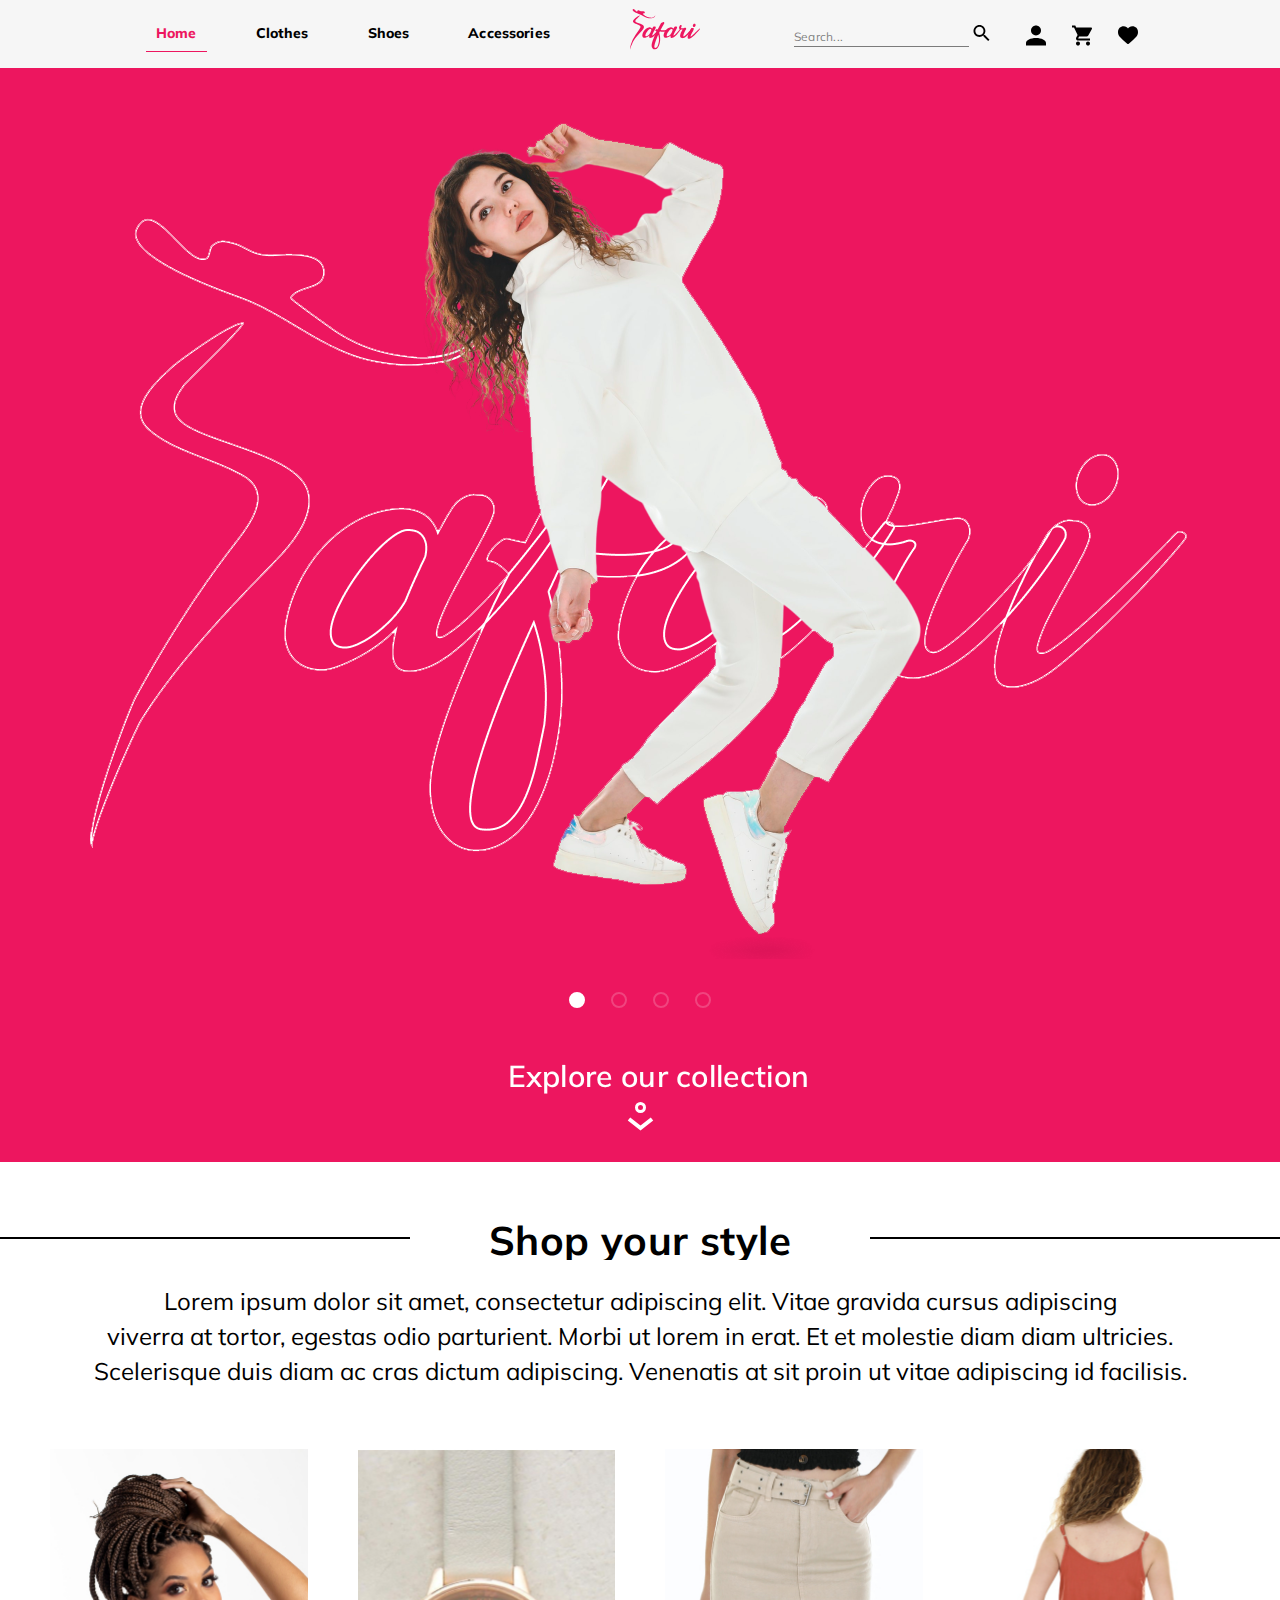
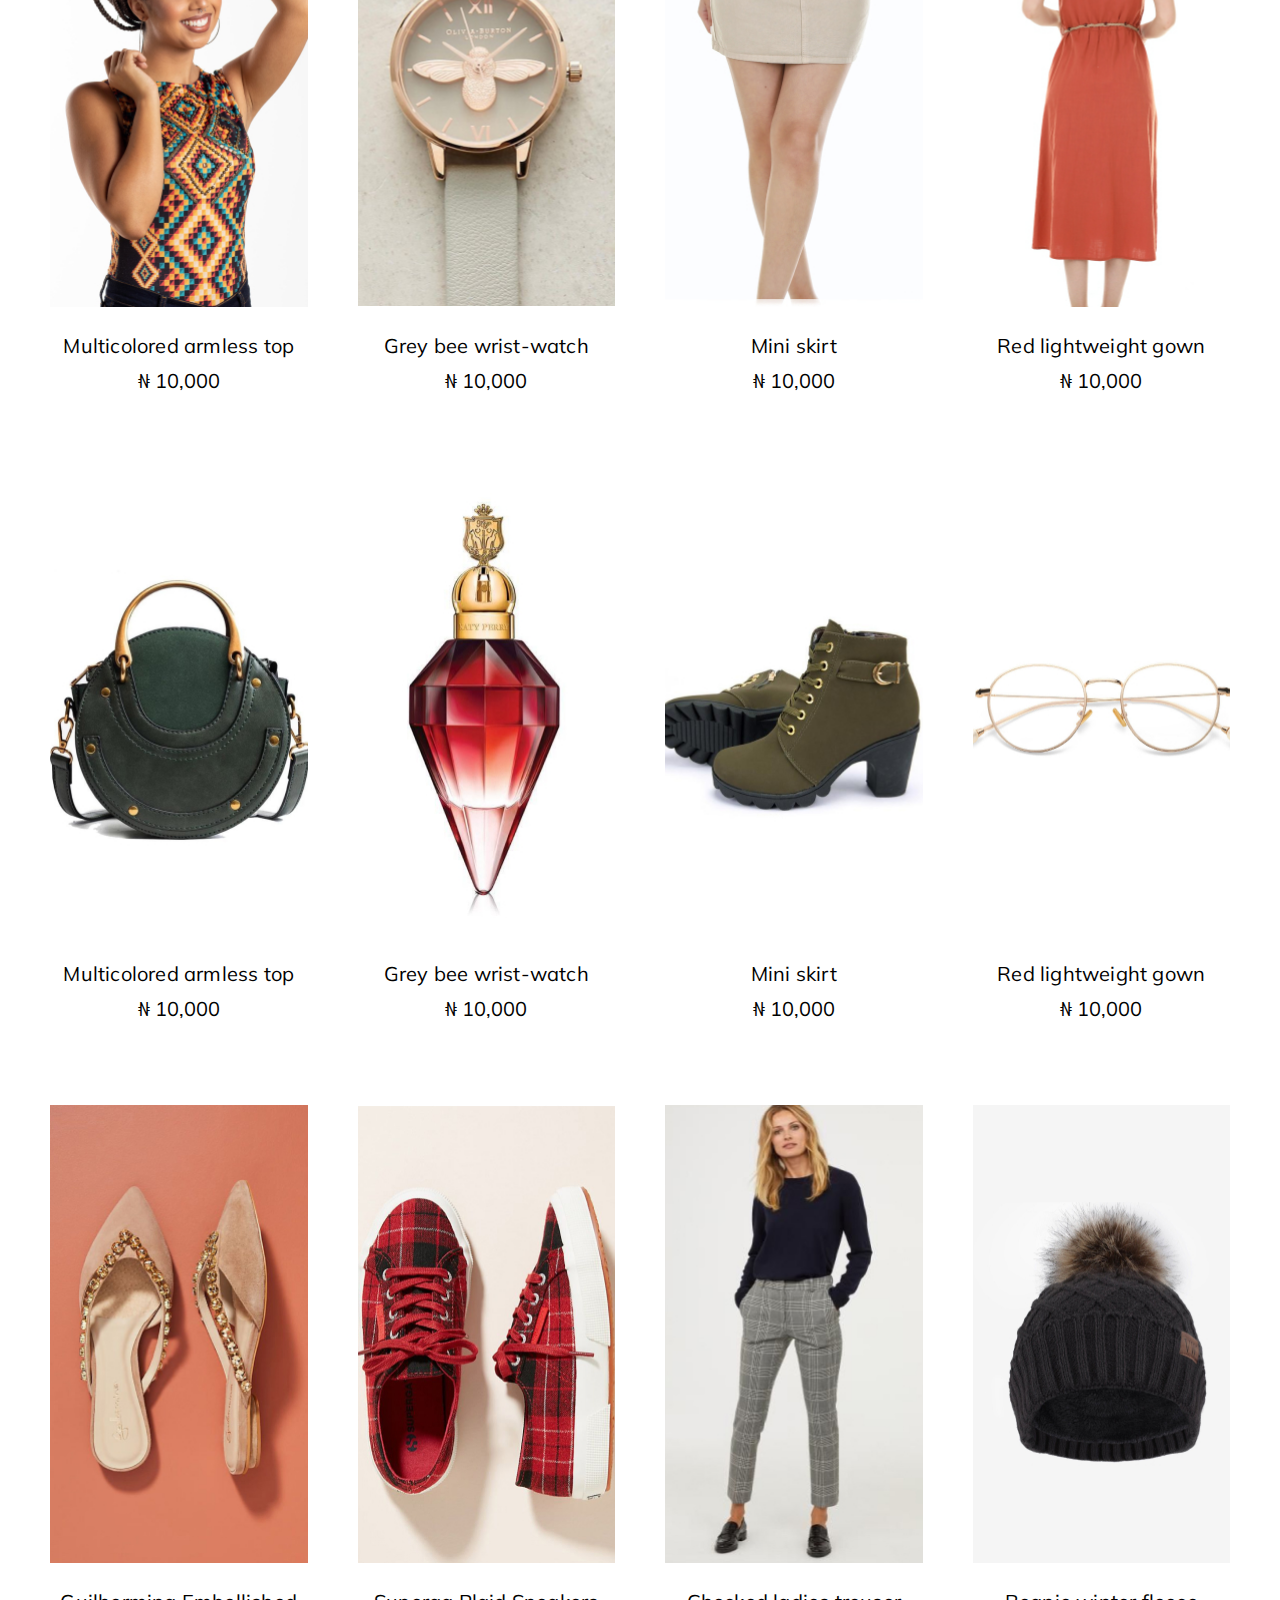
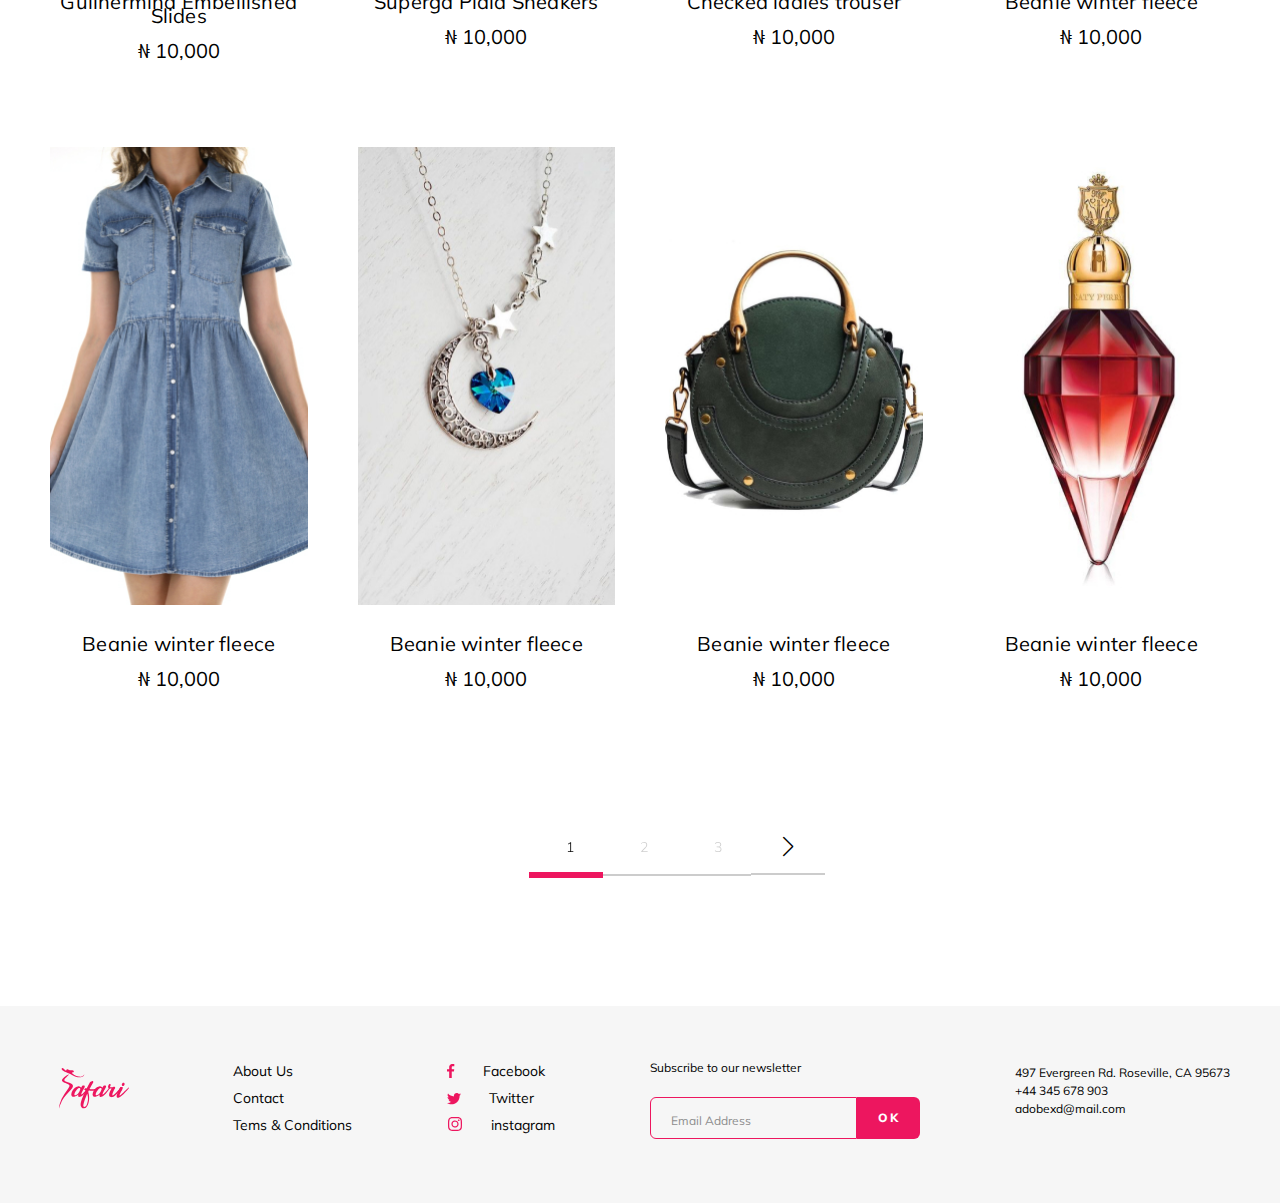
<file: index.html>
<!DOCTYPE html>
<html lang="en">
<head>
  <meta charset="UTF-8">
  <meta http-equiv="X-UA-Compatible" content="IE=edge">
  <link rel="shorcut icon" href="img/favicon.png">
  <meta name="viewport" content="width=device-width, initial-scale=1.0">
  <!-- Макет без адаптива, значит маштабирует весь контент.
    <meta name="viewport" content="width=1050">-->
  <!--Для поиска в сети-->
  <meta name="description" content="Рады видеть Вас на нашем сайте.">
  <meta property="og:title" content="Интернет магазин Safari">
  <meta property="og:type" content="website">
  <meta property="og:url" content="https://leska-ver.github.io/safari-Jeka/"><!-- здесь ссылка на сайт -->
  <meta property="og:image" content="img/ogImage.jpg">
  <meta name="keywords" content="магазин, купить, доставка, одежда, сумки, подарки, обувь, shop">
  <!-- //Для поиска в сети-->
  <!--Слайдер-->
  <link rel="stylesheet" href="https://cdn.jsdelivr.net/npm/swiper@11/swiper-bundle.min.css" />
  <title>Safari webstore</title>
  <link rel="stylesheet" href="css/normalize.css">
  <link rel="stylesheet" href="css/style.css">
</head>
<body>
  <div class="wrapper">
    <h1 class="visually-hidden">Я для семантики</h1>
    <header class="header">
      <div class="header__container">
        <nav class="header__menu menu">
          <ul class="header__menu-list menu__list">
            <li class="menu__item">
              <a class="menu__link menu__link--active" href="index.html">Home</a>
            </li>
            <li class="menu__item">
              <a class="menu__link" href="clothes.html">Clothes</a>
            </li>
            <li class="menu__item">
              <a class="menu__link" href="shoes.html">Shoes</a>
            </li>
            <li class="menu__item">
              <a class="menu__link" href="accessories.html">Accessories</a>
            </li>
          </ul>
        </nav>
        <a class="header__logo logo" href="#">
          <img class="logo__img" src="img/logo.svg" alt="Интернет магазин Safari" width="70" >
        </a>
        <form class="header__form" action="/search/" target="_blank">
          <input class="header__input" type="search" name="text" required="" minlength="2" maxlength="15" placeholder="Search...">
          <button class="header__search" aria-label="Поиск">
            <svg width="16" height="16" viewbox="0 0 16 16" fill="none" xmlns="http://www.w3.org/2000/svg">
              <path d="M5.94286 0C7.519 0 9.03059 0.62612 10.1451 1.74062C11.2596 2.85512 11.8857 4.36671 11.8857 5.94286C11.8857 7.41486 11.3463 8.768 10.4594 9.81029L10.7063 10.0571H11.4286L16 14.6286L14.6286 16L10.0571 11.4286V10.7063L9.81029 10.4594C8.73193 11.3799 7.36065 11.8856 5.94286 11.8857C4.36671 11.8857 2.85512 11.2596 1.74062 10.1451C0.62612 9.03059 0 7.519 0 5.94286C0 4.36671 0.62612 2.85512 1.74062 1.74062C2.85512 0.62612 4.36671 0 5.94286 0ZM5.94286 1.82857C3.65714 1.82857 1.82857 3.65714 1.82857 5.94286C1.82857 8.22857 3.65714 10.0571 5.94286 10.0571C8.22857 10.0571 10.0571 8.22857 10.0571 5.94286C10.0571 3.65714 8.22857 1.82857 5.94286 1.82857Z" fill="black"/>
              </svg>
          </button>
        </form>
        <ul class="header__list-icon">
          <li class="header__item-icon">
            <a class="header__link-icon" href="account.html">
              <svg width="16" height="16" viewbox="0 0 16 16" fill="none" xmlns="http://www.w3.org/2000/svg">
                <path d="M8 0C9.06087 0 10.0783 0.421427 10.8284 1.17157C11.5786 1.92172 12 2.93913 12 4C12 5.06087 11.5786 6.07828 10.8284 6.82843C10.0783 7.57857 9.06087 8 8 8C6.93913 8 5.92172 7.57857 5.17157 6.82843C4.42143 6.07828 4 5.06087 4 4C4 2.93913 4.42143 1.92172 5.17157 1.17157C5.92172 0.421427 6.93913 0 8 0ZM8 10C12.42 10 16 11.79 16 14V16H0V14C0 11.79 3.58 10 8 10Z" fill="black"/>
              </svg>
            </a>
          </li>
          <li class="header__item-icon">
            <a class="header__link-icon" href="basket.html">
              <svg width="16" height="16" viewbox="0 0 16 16" fill="none" xmlns="http://www.w3.org/2000/svg">
                <path d="M12.8 12.8C11.912 12.8 11.2 13.512 11.2 14.4C11.2 14.8243 11.3686 15.2313 11.6686 15.5314C11.9687 15.8314 12.3757 16 12.8 16C13.2243 16 13.6313 15.8314 13.9314 15.5314C14.2314 15.2313 14.4 14.8243 14.4 14.4C14.4 13.9757 14.2314 13.5687 13.9314 13.2686C13.6313 12.9686 13.2243 12.8 12.8 12.8ZM0 0V1.6H1.6L4.48 7.672L3.392 9.632C3.272 9.856 3.2 10.12 3.2 10.4C3.2 10.8243 3.36857 11.2313 3.66863 11.5314C3.96869 11.8314 4.37565 12 4.8 12H14.4V10.4H5.136C5.08296 10.4 5.03209 10.3789 4.99458 10.3414C4.95707 10.3039 4.936 10.253 4.936 10.2C4.936 10.16 4.944 10.128 4.96 10.104L5.68 8.8H11.64C12.24 8.8 12.768 8.464 13.04 7.976L15.904 2.8C15.96 2.672 16 2.536 16 2.4C16 2.18783 15.9157 1.98434 15.7657 1.83431C15.6157 1.68429 15.4122 1.6 15.2 1.6H3.368L2.616 0H0ZM4.8 12.8C3.912 12.8 3.2 13.512 3.2 14.4C3.2 14.8243 3.36857 15.2313 3.66863 15.5314C3.96869 15.8314 4.37565 16 4.8 16C5.22435 16 5.63131 15.8314 5.93137 15.5314C6.23143 15.2313 6.4 14.8243 6.4 14.4C6.4 13.9757 6.23143 13.5687 5.93137 13.2686C5.63131 12.9686 5.22435 12.8 4.8 12.8Z" fill="black"/>
              </svg>
            </a>
          </li>
          <li class="header__item-icon">
            <a class="header__link-icon" href="#">
              <svg width="16" height="15" viewbox="0 0 16 15" fill="none" xmlns="http://www.w3.org/2000/svg">
                <path d="M14.7307 1.39307C13.9025 0.494751 12.766 0 11.5304 0C10.6068 0 9.76099 0.291992 9.01636 0.867798C8.64062 1.15845 8.30017 1.51404 8 1.92908C7.69995 1.51416 7.35938 1.15845 6.98352 0.867798C6.23901 0.291992 5.39319 0 4.4696 0C3.23401 0 2.09741 0.494751 1.26917 1.39307C0.450806 2.28088 0 3.49377 0 4.80847C0 6.16162 0.504272 7.40027 1.58691 8.70667C2.55542 9.87524 3.94739 11.0615 5.55933 12.4352C6.10974 12.9043 6.73364 13.436 7.38147 14.0024C7.55261 14.1523 7.77222 14.2349 8 14.2349C8.22766 14.2349 8.44739 14.1523 8.61829 14.0027C9.26611 13.4362 9.89038 12.9042 10.441 12.4348C12.0527 11.0614 13.4447 9.87524 14.4132 8.70654C15.4958 7.40027 16 6.16162 16 4.80835C16 3.49377 15.5492 2.28088 14.7307 1.39307Z" fill="black"/>
              </svg>
            </a>
          </li>
        </ul>
      </div>
    </header>
    <main>
      <section class="hero">
        <div class="hero__container">
          <!--Главный контейнер слайдер-->
          <div class="hero__slider swiper">
            <!--Контенер слайдер-->
            <div class="hero__wrapper swiper-wrapper">
              <!--hero__slide-->
              <!--Слайдеры-->
              <div class="hero__photo hero__photo--1 swiper-slide">
              </div>
              <div class="hero__photo hero__photo--2 swiper-slide">
              </div>
              <div class="hero__photo hero__photo--3 swiper-slide">
              </div>
              <div class="hero__photo hero__photo--4 swiper-slide">
              </div>
            </div>
            <div class="hero__pagination swiper-pagination"></div>
          </div>
          <!--Текст container-->
          <div class="hero__block-container">
            <div class="hero__block-text">
              <h2 class="hero__h2 h2">Explore our collection</h2>
              <a class="hero__btn" href="#" aria-label="Поосмотреть коллекцию">
                <svg width="27" height="29" viewbox="0 0 27 29" fill="none" xmlns="http://www.w3.org/2000/svg">
                  <circle cx="13.5" cy="5.5" r="4" stroke="white" stroke-width="3"/>
                  <path d="M2 17L13.5 26L25 17" stroke="white" stroke-width="4"/>
                </svg>
              </a>
            </div>
          </div>
          <!--swiper-->
        </div>
        <!--hero__container container-->
      </section>
      <section class="shop block">
        <div class="block__titleLine">
          <div class="block__line block__line_left"></div>
          <h2 class="block__title_h2 shop__h2 h2">Shop your style</h2>
          <div class="block__line block__line_right"></div>
        </div>
        <div class="shop__container">
          <p class="shop__desc desc">
            Lorem ipsum dolor sit amet, consectetur adipiscing elit. Vitae gravida cursus adipiscing <br>viverra at&nbsp;tortor, egestas odio parturient. Morbi ut&nbsp;lorem in&nbsp;erat. Et&nbsp;et&nbsp;molestie diam diam ultricies. 
            <br>Scelerisque duis diam ac&nbsp;cras dictum adipiscing. Venenatis at&nbsp;sit proin ut&nbsp;vitae adipiscing id&nbsp;facilisis.
          </p>
          <div class="shop__product">
            <!-- Swiper -->
            <div class="shop__swiper swiper">
              <ul class="shop__wrapper swiper-wrapper">
                <li class="shop__slide card swiper-slide"><!--1-->                  
                  <div class="card__foto card__foto_1">
                    <div class="card__like">
                      <svg width="35" height="35" viewbox="0 0 35 35" fill="none" xmlns="http://www.w3.org/2000/svg">
                        <rect width="35" height="35" fill="white"/>
                        <path d="M18 13.7823L17.5948 13.2221C17.3206 12.8428 17.0128 12.5225 16.6777 12.2633L16.6776 12.2633C16.0189 11.7538 15.2802 11.5 14.4696 11.5C13.3719 11.5 12.3692 11.9376 11.6368 12.7319L18 13.7823ZM18 13.7823L18.4051 13.2221M18 13.7823L18.4051 13.2221M18.4051 13.2221C18.6795 12.8427 18.9872 12.5225 19.3222 12.2633C19.9811 11.7538 20.7198 11.5 21.5304 11.5C22.6281 11.5 23.6307 11.9376 24.3631 12.732C25.0886 13.5189 25.5 14.6073 25.5 15.8083C25.5 17.018 25.0559 18.1476 24.0282 19.3875L24.0282 19.3875C23.0934 20.5155 21.7397 21.6712 20.1167 23.0542L20.1167 23.0543L20.1023 23.0665C19.5554 23.5327 18.9341 24.0623 18.2891 24.6263L18.2889 24.6265C18.2094 24.6962 18.1068 24.7349 18 24.7349C17.8933 24.7349 17.7908 24.6963 17.7109 24.6263L17.7106 24.626C17.0608 24.0579 16.4353 23.5248 15.8856 23.0563L15.8837 23.0546L15.8836 23.0546M18.4051 13.2221L15.8836 23.0546M15.8836 23.0546C14.2604 21.6713 12.9067 20.5155 11.9719 19.3876C10.9442 18.1475 10.5 17.018 10.5 15.8085C10.5 14.6073 10.9114 13.5189 11.6368 12.732L15.8836 23.0546Z" stroke="#ED165F"/>
                      </svg>
                    </div>
                    <button class="card__btn btn">ADD TO CART</button>
                  </div>
                  <div class="card__rubber">
                    <h3 class="card__h3 h3">Multicolored armless top</h3>
                    <p class="card__price desc">₦ 10,000</p>
                  </div>
                </li>
                <li class="shop__slide card swiper-slide"><!--2-->                   
                  <div class="card__foto card__foto_2">
                    <div class="card__like">
                      <svg width="35" height="35" viewbox="0 0 35 35" fill="none" xmlns="http://www.w3.org/2000/svg">
                        <rect width="35" height="35" fill="white"/>
                        <path d="M18 13.7823L17.5948 13.2221C17.3206 12.8428 17.0128 12.5225 16.6777 12.2633L16.6776 12.2633C16.0189 11.7538 15.2802 11.5 14.4696 11.5C13.3719 11.5 12.3692 11.9376 11.6368 12.7319L18 13.7823ZM18 13.7823L18.4051 13.2221M18 13.7823L18.4051 13.2221M18.4051 13.2221C18.6795 12.8427 18.9872 12.5225 19.3222 12.2633C19.9811 11.7538 20.7198 11.5 21.5304 11.5C22.6281 11.5 23.6307 11.9376 24.3631 12.732C25.0886 13.5189 25.5 14.6073 25.5 15.8083C25.5 17.018 25.0559 18.1476 24.0282 19.3875L24.0282 19.3875C23.0934 20.5155 21.7397 21.6712 20.1167 23.0542L20.1167 23.0543L20.1023 23.0665C19.5554 23.5327 18.9341 24.0623 18.2891 24.6263L18.2889 24.6265C18.2094 24.6962 18.1068 24.7349 18 24.7349C17.8933 24.7349 17.7908 24.6963 17.7109 24.6263L17.7106 24.626C17.0608 24.0579 16.4353 23.5248 15.8856 23.0563L15.8837 23.0546L15.8836 23.0546M18.4051 13.2221L15.8836 23.0546M15.8836 23.0546C14.2604 21.6713 12.9067 20.5155 11.9719 19.3876C10.9442 18.1475 10.5 17.018 10.5 15.8085C10.5 14.6073 10.9114 13.5189 11.6368 12.732L15.8836 23.0546Z" stroke="#ED165F"/>
                      </svg>
                    </div>
                    <button class="card__btn btn">ADD TO CART</button>
                  </div>
                  <div class="card__rubber">
                    <h3 class="card__h3 h3">Grey bee wrist-watch</h3>
                    <p class="card__price desc">₦ 10,000</p>
                  </div>
                </li>
                <li class="shop__slide card swiper-slide"><!--3-->                   
                  <div class="card__foto card__foto_3">
                    <div class="card__like">
                      <svg width="35" height="35" viewbox="0 0 35 35" fill="none" xmlns="http://www.w3.org/2000/svg">
                        <rect width="35" height="35" fill="white"/>
                        <path d="M18 13.7823L17.5948 13.2221C17.3206 12.8428 17.0128 12.5225 16.6777 12.2633L16.6776 12.2633C16.0189 11.7538 15.2802 11.5 14.4696 11.5C13.3719 11.5 12.3692 11.9376 11.6368 12.7319L18 13.7823ZM18 13.7823L18.4051 13.2221M18 13.7823L18.4051 13.2221M18.4051 13.2221C18.6795 12.8427 18.9872 12.5225 19.3222 12.2633C19.9811 11.7538 20.7198 11.5 21.5304 11.5C22.6281 11.5 23.6307 11.9376 24.3631 12.732C25.0886 13.5189 25.5 14.6073 25.5 15.8083C25.5 17.018 25.0559 18.1476 24.0282 19.3875L24.0282 19.3875C23.0934 20.5155 21.7397 21.6712 20.1167 23.0542L20.1167 23.0543L20.1023 23.0665C19.5554 23.5327 18.9341 24.0623 18.2891 24.6263L18.2889 24.6265C18.2094 24.6962 18.1068 24.7349 18 24.7349C17.8933 24.7349 17.7908 24.6963 17.7109 24.6263L17.7106 24.626C17.0608 24.0579 16.4353 23.5248 15.8856 23.0563L15.8837 23.0546L15.8836 23.0546M18.4051 13.2221L15.8836 23.0546M15.8836 23.0546C14.2604 21.6713 12.9067 20.5155 11.9719 19.3876C10.9442 18.1475 10.5 17.018 10.5 15.8085C10.5 14.6073 10.9114 13.5189 11.6368 12.732L15.8836 23.0546Z" stroke="#ED165F"/>
                      </svg>
                    </div>
                    <button class="card__btn btn">ADD TO CART</button>
                  </div>
                  <div class="card__rubber">
                    <h3 class="card__h3 h3">Mini skirt</h3>
                    <p class="card__price desc">₦ 10,000</p>
                  </div>
                </li>
                <li class="shop__slide card swiper-slide"><!--4-->                   
                  <div class="card__foto card__foto_4">
                    <div class="card__like">
                      <svg width="35" height="35" viewbox="0 0 35 35" fill="none" xmlns="http://www.w3.org/2000/svg">
                        <rect width="35" height="35" fill="white"/>
                        <path d="M18 13.7823L17.5948 13.2221C17.3206 12.8428 17.0128 12.5225 16.6777 12.2633L16.6776 12.2633C16.0189 11.7538 15.2802 11.5 14.4696 11.5C13.3719 11.5 12.3692 11.9376 11.6368 12.7319L18 13.7823ZM18 13.7823L18.4051 13.2221M18 13.7823L18.4051 13.2221M18.4051 13.2221C18.6795 12.8427 18.9872 12.5225 19.3222 12.2633C19.9811 11.7538 20.7198 11.5 21.5304 11.5C22.6281 11.5 23.6307 11.9376 24.3631 12.732C25.0886 13.5189 25.5 14.6073 25.5 15.8083C25.5 17.018 25.0559 18.1476 24.0282 19.3875L24.0282 19.3875C23.0934 20.5155 21.7397 21.6712 20.1167 23.0542L20.1167 23.0543L20.1023 23.0665C19.5554 23.5327 18.9341 24.0623 18.2891 24.6263L18.2889 24.6265C18.2094 24.6962 18.1068 24.7349 18 24.7349C17.8933 24.7349 17.7908 24.6963 17.7109 24.6263L17.7106 24.626C17.0608 24.0579 16.4353 23.5248 15.8856 23.0563L15.8837 23.0546L15.8836 23.0546M18.4051 13.2221L15.8836 23.0546M15.8836 23.0546C14.2604 21.6713 12.9067 20.5155 11.9719 19.3876C10.9442 18.1475 10.5 17.018 10.5 15.8085C10.5 14.6073 10.9114 13.5189 11.6368 12.732L15.8836 23.0546Z" stroke="#ED165F"/>
                      </svg>
                    </div>
                    <button class="card__btn btn">ADD TO CART</button>
                  </div>
                  <div class="card__rubber">
                    <h3 class="card__h3 h3">Red lightweight gown</h3>
                    <p class="card__price desc">₦ 10,000</p>
                  </div>
                </li>
                <li class="card__slide card swiper-slide"><!--5-->                   
                  <div class="card__foto card__foto_5">
                    <div class="card__like">
                      <svg width="35" height="35" viewbox="0 0 35 35" fill="none" xmlns="http://www.w3.org/2000/svg">
                        <rect width="35" height="35" fill="white"/>
                        <path d="M18 13.7823L17.5948 13.2221C17.3206 12.8428 17.0128 12.5225 16.6777 12.2633L16.6776 12.2633C16.0189 11.7538 15.2802 11.5 14.4696 11.5C13.3719 11.5 12.3692 11.9376 11.6368 12.7319L18 13.7823ZM18 13.7823L18.4051 13.2221M18 13.7823L18.4051 13.2221M18.4051 13.2221C18.6795 12.8427 18.9872 12.5225 19.3222 12.2633C19.9811 11.7538 20.7198 11.5 21.5304 11.5C22.6281 11.5 23.6307 11.9376 24.3631 12.732C25.0886 13.5189 25.5 14.6073 25.5 15.8083C25.5 17.018 25.0559 18.1476 24.0282 19.3875L24.0282 19.3875C23.0934 20.5155 21.7397 21.6712 20.1167 23.0542L20.1167 23.0543L20.1023 23.0665C19.5554 23.5327 18.9341 24.0623 18.2891 24.6263L18.2889 24.6265C18.2094 24.6962 18.1068 24.7349 18 24.7349C17.8933 24.7349 17.7908 24.6963 17.7109 24.6263L17.7106 24.626C17.0608 24.0579 16.4353 23.5248 15.8856 23.0563L15.8837 23.0546L15.8836 23.0546M18.4051 13.2221L15.8836 23.0546M15.8836 23.0546C14.2604 21.6713 12.9067 20.5155 11.9719 19.3876C10.9442 18.1475 10.5 17.018 10.5 15.8085C10.5 14.6073 10.9114 13.5189 11.6368 12.732L15.8836 23.0546Z" stroke="#ED165F"/>
                      </svg>
                    </div>
                    <button class="card__btn btn">ADD TO CART</button>
                  </div>
                  <div class="card__rubber">
                    <h3 class="card__h3 h3">Blue botton-down gown</h3>
                    <p class="card__price desc">₦ 10,000</p>
                  </div>
                </li>
                <li class="shop__slide card swiper-slide"><!--6-->                   
                  <div class="card__foto card__foto_6">
                    <div class="card__like">
                      <svg width="35" height="35" viewbox="0 0 35 35" fill="none" xmlns="http://www.w3.org/2000/svg">
                        <rect width="35" height="35" fill="white"/>
                        <path d="M18 13.7823L17.5948 13.2221C17.3206 12.8428 17.0128 12.5225 16.6777 12.2633L16.6776 12.2633C16.0189 11.7538 15.2802 11.5 14.4696 11.5C13.3719 11.5 12.3692 11.9376 11.6368 12.7319L18 13.7823ZM18 13.7823L18.4051 13.2221M18 13.7823L18.4051 13.2221M18.4051 13.2221C18.6795 12.8427 18.9872 12.5225 19.3222 12.2633C19.9811 11.7538 20.7198 11.5 21.5304 11.5C22.6281 11.5 23.6307 11.9376 24.3631 12.732C25.0886 13.5189 25.5 14.6073 25.5 15.8083C25.5 17.018 25.0559 18.1476 24.0282 19.3875L24.0282 19.3875C23.0934 20.5155 21.7397 21.6712 20.1167 23.0542L20.1167 23.0543L20.1023 23.0665C19.5554 23.5327 18.9341 24.0623 18.2891 24.6263L18.2889 24.6265C18.2094 24.6962 18.1068 24.7349 18 24.7349C17.8933 24.7349 17.7908 24.6963 17.7109 24.6263L17.7106 24.626C17.0608 24.0579 16.4353 23.5248 15.8856 23.0563L15.8837 23.0546L15.8836 23.0546M18.4051 13.2221L15.8836 23.0546M15.8836 23.0546C14.2604 21.6713 12.9067 20.5155 11.9719 19.3876C10.9442 18.1475 10.5 17.018 10.5 15.8085C10.5 14.6073 10.9114 13.5189 11.6368 12.732L15.8836 23.0546Z" stroke="#ED165F"/>
                      </svg>
                    </div>
                    <button class="card__btn btn">ADD TO CART</button>
                  </div>
                  <div class="card__rubber">
                    <h3 class="card__h3 h3">Moon and star neckpiece</h3>
                    <p class="card__price desc">₦ 10,000</p>
                  </div>
                </li>
                <li class="shop__slide card swiper-slide"><!--7-->                   
                  <div class="card__foto card__foto_7">
                    <div class="card__like">
                      <svg width="35" height="35" viewbox="0 0 35 35" fill="none" xmlns="http://www.w3.org/2000/svg">
                        <rect width="35" height="35" fill="white"/>
                        <path d="M18 13.7823L17.5948 13.2221C17.3206 12.8428 17.0128 12.5225 16.6777 12.2633L16.6776 12.2633C16.0189 11.7538 15.2802 11.5 14.4696 11.5C13.3719 11.5 12.3692 11.9376 11.6368 12.7319L18 13.7823ZM18 13.7823L18.4051 13.2221M18 13.7823L18.4051 13.2221M18.4051 13.2221C18.6795 12.8427 18.9872 12.5225 19.3222 12.2633C19.9811 11.7538 20.7198 11.5 21.5304 11.5C22.6281 11.5 23.6307 11.9376 24.3631 12.732C25.0886 13.5189 25.5 14.6073 25.5 15.8083C25.5 17.018 25.0559 18.1476 24.0282 19.3875L24.0282 19.3875C23.0934 20.5155 21.7397 21.6712 20.1167 23.0542L20.1167 23.0543L20.1023 23.0665C19.5554 23.5327 18.9341 24.0623 18.2891 24.6263L18.2889 24.6265C18.2094 24.6962 18.1068 24.7349 18 24.7349C17.8933 24.7349 17.7908 24.6963 17.7109 24.6263L17.7106 24.626C17.0608 24.0579 16.4353 23.5248 15.8856 23.0563L15.8837 23.0546L15.8836 23.0546M18.4051 13.2221L15.8836 23.0546M15.8836 23.0546C14.2604 21.6713 12.9067 20.5155 11.9719 19.3876C10.9442 18.1475 10.5 17.018 10.5 15.8085C10.5 14.6073 10.9114 13.5189 11.6368 12.732L15.8836 23.0546Z" stroke="#ED165F"/>
                      </svg>
                    </div>
                    <button class="card__btn btn">ADD TO CART</button>
                  </div>
                  <div class="card__rubber">
                    <h3 class="card__h3 h3">Multicolored armless top</h3>
                    <p class="card__price desc">₦ 10,000</p>
                  </div>
                </li>
                <li class="shop__slide card swiper-slide"><!--8-->                   
                  <div class="card__foto card__foto_8">
                    <div class="card__like">
                      <svg width="35" height="35" viewbox="0 0 35 35" fill="none" xmlns="http://www.w3.org/2000/svg">
                        <rect width="35" height="35" fill="white"/>
                        <path d="M18 13.7823L17.5948 13.2221C17.3206 12.8428 17.0128 12.5225 16.6777 12.2633L16.6776 12.2633C16.0189 11.7538 15.2802 11.5 14.4696 11.5C13.3719 11.5 12.3692 11.9376 11.6368 12.7319L18 13.7823ZM18 13.7823L18.4051 13.2221M18 13.7823L18.4051 13.2221M18.4051 13.2221C18.6795 12.8427 18.9872 12.5225 19.3222 12.2633C19.9811 11.7538 20.7198 11.5 21.5304 11.5C22.6281 11.5 23.6307 11.9376 24.3631 12.732C25.0886 13.5189 25.5 14.6073 25.5 15.8083C25.5 17.018 25.0559 18.1476 24.0282 19.3875L24.0282 19.3875C23.0934 20.5155 21.7397 21.6712 20.1167 23.0542L20.1167 23.0543L20.1023 23.0665C19.5554 23.5327 18.9341 24.0623 18.2891 24.6263L18.2889 24.6265C18.2094 24.6962 18.1068 24.7349 18 24.7349C17.8933 24.7349 17.7908 24.6963 17.7109 24.6263L17.7106 24.626C17.0608 24.0579 16.4353 23.5248 15.8856 23.0563L15.8837 23.0546L15.8836 23.0546M18.4051 13.2221L15.8836 23.0546M15.8836 23.0546C14.2604 21.6713 12.9067 20.5155 11.9719 19.3876C10.9442 18.1475 10.5 17.018 10.5 15.8085C10.5 14.6073 10.9114 13.5189 11.6368 12.732L15.8836 23.0546Z" stroke="#ED165F"/>
                      </svg>
                    </div>
                    <button class="card__btn btn">ADD TO CART</button>
                  </div>
                  <div class="card__rubber">
                    <h3 class="card__h3 h3">Grey bee wrist-watch</h3>
                    <p class="card__price desc">₦ 10,000</p>
                  </div>
                </li>
                <li class="shop__slide card swiper-slide"><!--9-->                   
                  <div class="card__foto card__foto_9">
                    <div class="card__like">
                      <svg width="35" height="35" viewbox="0 0 35 35" fill="none" xmlns="http://www.w3.org/2000/svg">
                        <rect width="35" height="35" fill="white"/>
                        <path d="M18 13.7823L17.5948 13.2221C17.3206 12.8428 17.0128 12.5225 16.6777 12.2633L16.6776 12.2633C16.0189 11.7538 15.2802 11.5 14.4696 11.5C13.3719 11.5 12.3692 11.9376 11.6368 12.7319L18 13.7823ZM18 13.7823L18.4051 13.2221M18 13.7823L18.4051 13.2221M18.4051 13.2221C18.6795 12.8427 18.9872 12.5225 19.3222 12.2633C19.9811 11.7538 20.7198 11.5 21.5304 11.5C22.6281 11.5 23.6307 11.9376 24.3631 12.732C25.0886 13.5189 25.5 14.6073 25.5 15.8083C25.5 17.018 25.0559 18.1476 24.0282 19.3875L24.0282 19.3875C23.0934 20.5155 21.7397 21.6712 20.1167 23.0542L20.1167 23.0543L20.1023 23.0665C19.5554 23.5327 18.9341 24.0623 18.2891 24.6263L18.2889 24.6265C18.2094 24.6962 18.1068 24.7349 18 24.7349C17.8933 24.7349 17.7908 24.6963 17.7109 24.6263L17.7106 24.626C17.0608 24.0579 16.4353 23.5248 15.8856 23.0563L15.8837 23.0546L15.8836 23.0546M18.4051 13.2221L15.8836 23.0546M15.8836 23.0546C14.2604 21.6713 12.9067 20.5155 11.9719 19.3876C10.9442 18.1475 10.5 17.018 10.5 15.8085C10.5 14.6073 10.9114 13.5189 11.6368 12.732L15.8836 23.0546Z" stroke="#ED165F"/>
                      </svg>
                    </div>
                    <button class="card__btn btn">ADD TO CART</button>
                  </div>
                  <div class="card__rubber">
                    <h3 class="card__h3 h3">Mini skirt</h3>
                    <p class="card__price desc">₦ 10,000</p>
                  </div>
                </li>
                <li class="shop__slide card swiper-slide"><!--10-->                   
                  <div class="card__foto card__foto_10">
                    <div class="card__like">
                      <svg width="35" height="35" viewbox="0 0 35 35" fill="none" xmlns="http://www.w3.org/2000/svg">
                        <rect width="35" height="35" fill="white"/>
                        <path d="M18 13.7823L17.5948 13.2221C17.3206 12.8428 17.0128 12.5225 16.6777 12.2633L16.6776 12.2633C16.0189 11.7538 15.2802 11.5 14.4696 11.5C13.3719 11.5 12.3692 11.9376 11.6368 12.7319L18 13.7823ZM18 13.7823L18.4051 13.2221M18 13.7823L18.4051 13.2221M18.4051 13.2221C18.6795 12.8427 18.9872 12.5225 19.3222 12.2633C19.9811 11.7538 20.7198 11.5 21.5304 11.5C22.6281 11.5 23.6307 11.9376 24.3631 12.732C25.0886 13.5189 25.5 14.6073 25.5 15.8083C25.5 17.018 25.0559 18.1476 24.0282 19.3875L24.0282 19.3875C23.0934 20.5155 21.7397 21.6712 20.1167 23.0542L20.1167 23.0543L20.1023 23.0665C19.5554 23.5327 18.9341 24.0623 18.2891 24.6263L18.2889 24.6265C18.2094 24.6962 18.1068 24.7349 18 24.7349C17.8933 24.7349 17.7908 24.6963 17.7109 24.6263L17.7106 24.626C17.0608 24.0579 16.4353 23.5248 15.8856 23.0563L15.8837 23.0546L15.8836 23.0546M18.4051 13.2221L15.8836 23.0546M15.8836 23.0546C14.2604 21.6713 12.9067 20.5155 11.9719 19.3876C10.9442 18.1475 10.5 17.018 10.5 15.8085C10.5 14.6073 10.9114 13.5189 11.6368 12.732L15.8836 23.0546Z" stroke="#ED165F"/>
                      </svg>
                    </div>
                    <button class="card__btn btn">ADD TO CART</button>
                  </div>
                  <div class="card__rubber">
                    <h3 class="card__h3 h3">Red lightweight gown</h3>
                    <p class="card__price desc">₦ 10,000</p>
                  </div>
                </li>
                <li class="shop__slide card swiper-slide"><!--11-->                  
                  <div class="card__foto card__foto_11">
                    <div class="card__like">
                      <svg width="35" height="35" viewbox="0 0 35 35" fill="none" xmlns="http://www.w3.org/2000/svg">
                        <rect width="35" height="35" fill="white"/>
                        <path d="M18 13.7823L17.5948 13.2221C17.3206 12.8428 17.0128 12.5225 16.6777 12.2633L16.6776 12.2633C16.0189 11.7538 15.2802 11.5 14.4696 11.5C13.3719 11.5 12.3692 11.9376 11.6368 12.7319L18 13.7823ZM18 13.7823L18.4051 13.2221M18 13.7823L18.4051 13.2221M18.4051 13.2221C18.6795 12.8427 18.9872 12.5225 19.3222 12.2633C19.9811 11.7538 20.7198 11.5 21.5304 11.5C22.6281 11.5 23.6307 11.9376 24.3631 12.732C25.0886 13.5189 25.5 14.6073 25.5 15.8083C25.5 17.018 25.0559 18.1476 24.0282 19.3875L24.0282 19.3875C23.0934 20.5155 21.7397 21.6712 20.1167 23.0542L20.1167 23.0543L20.1023 23.0665C19.5554 23.5327 18.9341 24.0623 18.2891 24.6263L18.2889 24.6265C18.2094 24.6962 18.1068 24.7349 18 24.7349C17.8933 24.7349 17.7908 24.6963 17.7109 24.6263L17.7106 24.626C17.0608 24.0579 16.4353 23.5248 15.8856 23.0563L15.8837 23.0546L15.8836 23.0546M18.4051 13.2221L15.8836 23.0546M15.8836 23.0546C14.2604 21.6713 12.9067 20.5155 11.9719 19.3876C10.9442 18.1475 10.5 17.018 10.5 15.8085C10.5 14.6073 10.9114 13.5189 11.6368 12.732L15.8836 23.0546Z" stroke="#ED165F"/>
                      </svg>
                    </div>
                    <button class="card__btn btn">ADD TO CART</button>
                  </div>
                  <div class="card__rubber">
                    <h3 class="card__h3 h3">Blue botton-down gown</h3>
                    <p class="card__price desc">₦ 10,000</p>
                  </div>
                </li>
                <li class="shop__slide card swiper-slide"><!--12-->                  
                  <div class="card__foto card__foto_12">
                    <div class="card__like">
                      <svg width="35" height="35" viewbox="0 0 35 35" fill="none" xmlns="http://www.w3.org/2000/svg">
                        <rect width="35" height="35" fill="white"/>
                        <path d="M18 13.7823L17.5948 13.2221C17.3206 12.8428 17.0128 12.5225 16.6777 12.2633L16.6776 12.2633C16.0189 11.7538 15.2802 11.5 14.4696 11.5C13.3719 11.5 12.3692 11.9376 11.6368 12.7319L18 13.7823ZM18 13.7823L18.4051 13.2221M18 13.7823L18.4051 13.2221M18.4051 13.2221C18.6795 12.8427 18.9872 12.5225 19.3222 12.2633C19.9811 11.7538 20.7198 11.5 21.5304 11.5C22.6281 11.5 23.6307 11.9376 24.3631 12.732C25.0886 13.5189 25.5 14.6073 25.5 15.8083C25.5 17.018 25.0559 18.1476 24.0282 19.3875L24.0282 19.3875C23.0934 20.5155 21.7397 21.6712 20.1167 23.0542L20.1167 23.0543L20.1023 23.0665C19.5554 23.5327 18.9341 24.0623 18.2891 24.6263L18.2889 24.6265C18.2094 24.6962 18.1068 24.7349 18 24.7349C17.8933 24.7349 17.7908 24.6963 17.7109 24.6263L17.7106 24.626C17.0608 24.0579 16.4353 23.5248 15.8856 23.0563L15.8837 23.0546L15.8836 23.0546M18.4051 13.2221L15.8836 23.0546M15.8836 23.0546C14.2604 21.6713 12.9067 20.5155 11.9719 19.3876C10.9442 18.1475 10.5 17.018 10.5 15.8085C10.5 14.6073 10.9114 13.5189 11.6368 12.732L15.8836 23.0546Z" stroke="#ED165F"/>
                      </svg>
                    </div>
                    <button class="card__btn btn">ADD TO CART</button>
                  </div>
                  <div class="card__rubber">
                    <h3 class="card__h3 h3">Moon and star neckpiece</h3>
                    <p class="card__price desc">₦ 10,000</p>
                  </div>
                </li>
                <li class="shop__slide card swiper-slide"><!--13-->                  
                  <div class="card__foto card__foto_13">
                    <div class="card__like">
                      <svg width="35" height="35" viewbox="0 0 35 35" fill="none" xmlns="http://www.w3.org/2000/svg">
                        <rect width="35" height="35" fill="white"/>
                        <path d="M18 13.7823L17.5948 13.2221C17.3206 12.8428 17.0128 12.5225 16.6777 12.2633L16.6776 12.2633C16.0189 11.7538 15.2802 11.5 14.4696 11.5C13.3719 11.5 12.3692 11.9376 11.6368 12.7319L18 13.7823ZM18 13.7823L18.4051 13.2221M18 13.7823L18.4051 13.2221M18.4051 13.2221C18.6795 12.8427 18.9872 12.5225 19.3222 12.2633C19.9811 11.7538 20.7198 11.5 21.5304 11.5C22.6281 11.5 23.6307 11.9376 24.3631 12.732C25.0886 13.5189 25.5 14.6073 25.5 15.8083C25.5 17.018 25.0559 18.1476 24.0282 19.3875L24.0282 19.3875C23.0934 20.5155 21.7397 21.6712 20.1167 23.0542L20.1167 23.0543L20.1023 23.0665C19.5554 23.5327 18.9341 24.0623 18.2891 24.6263L18.2889 24.6265C18.2094 24.6962 18.1068 24.7349 18 24.7349C17.8933 24.7349 17.7908 24.6963 17.7109 24.6263L17.7106 24.626C17.0608 24.0579 16.4353 23.5248 15.8856 23.0563L15.8837 23.0546L15.8836 23.0546M18.4051 13.2221L15.8836 23.0546M15.8836 23.0546C14.2604 21.6713 12.9067 20.5155 11.9719 19.3876C10.9442 18.1475 10.5 17.018 10.5 15.8085C10.5 14.6073 10.9114 13.5189 11.6368 12.732L15.8836 23.0546Z" stroke="#ED165F"/>
                      </svg>
                    </div>
                    <button class="card__btn btn">ADD TO CART</button>
                  </div>
                  <div class="card__rubber">
                    <h3 class="card__h3 h3">Guilhermina Embellished Slides</h3>
                    <p class="card__price desc">₦ 10,000</p>
                  </div>
                </li>
                <li class="shop__slide card swiper-slide"><!--14-->                  
                  <div class="card__foto card__foto_14">
                    <div class="card__like">
                      <svg width="35" height="35" viewbox="0 0 35 35" fill="none" xmlns="http://www.w3.org/2000/svg">
                        <rect width="35" height="35" fill="white"/>
                        <path d="M18 13.7823L17.5948 13.2221C17.3206 12.8428 17.0128 12.5225 16.6777 12.2633L16.6776 12.2633C16.0189 11.7538 15.2802 11.5 14.4696 11.5C13.3719 11.5 12.3692 11.9376 11.6368 12.7319L18 13.7823ZM18 13.7823L18.4051 13.2221M18 13.7823L18.4051 13.2221M18.4051 13.2221C18.6795 12.8427 18.9872 12.5225 19.3222 12.2633C19.9811 11.7538 20.7198 11.5 21.5304 11.5C22.6281 11.5 23.6307 11.9376 24.3631 12.732C25.0886 13.5189 25.5 14.6073 25.5 15.8083C25.5 17.018 25.0559 18.1476 24.0282 19.3875L24.0282 19.3875C23.0934 20.5155 21.7397 21.6712 20.1167 23.0542L20.1167 23.0543L20.1023 23.0665C19.5554 23.5327 18.9341 24.0623 18.2891 24.6263L18.2889 24.6265C18.2094 24.6962 18.1068 24.7349 18 24.7349C17.8933 24.7349 17.7908 24.6963 17.7109 24.6263L17.7106 24.626C17.0608 24.0579 16.4353 23.5248 15.8856 23.0563L15.8837 23.0546L15.8836 23.0546M18.4051 13.2221L15.8836 23.0546M15.8836 23.0546C14.2604 21.6713 12.9067 20.5155 11.9719 19.3876C10.9442 18.1475 10.5 17.018 10.5 15.8085C10.5 14.6073 10.9114 13.5189 11.6368 12.732L15.8836 23.0546Z" stroke="#ED165F"/>
                      </svg>
                    </div>
                    <button class="card__btn btn">ADD TO CART</button>
                  </div>
                  <div class="card__rubber">
                    <h3 class="card__h3 h3">Superga Plaid Sneakers</h3>
                    <p class="card__price desc">₦ 10,000</p>
                  </div>
                </li>
                <li class="shop__slide card swiper-slide"><!--15-->                  
                  <div class="card__foto card__foto_15">
                    <div class="card__like">
                      <svg width="35" height="35" viewbox="0 0 35 35" fill="none" xmlns="http://www.w3.org/2000/svg">
                        <rect width="35" height="35" fill="white"/>
                        <path d="M18 13.7823L17.5948 13.2221C17.3206 12.8428 17.0128 12.5225 16.6777 12.2633L16.6776 12.2633C16.0189 11.7538 15.2802 11.5 14.4696 11.5C13.3719 11.5 12.3692 11.9376 11.6368 12.7319L18 13.7823ZM18 13.7823L18.4051 13.2221M18 13.7823L18.4051 13.2221M18.4051 13.2221C18.6795 12.8427 18.9872 12.5225 19.3222 12.2633C19.9811 11.7538 20.7198 11.5 21.5304 11.5C22.6281 11.5 23.6307 11.9376 24.3631 12.732C25.0886 13.5189 25.5 14.6073 25.5 15.8083C25.5 17.018 25.0559 18.1476 24.0282 19.3875L24.0282 19.3875C23.0934 20.5155 21.7397 21.6712 20.1167 23.0542L20.1167 23.0543L20.1023 23.0665C19.5554 23.5327 18.9341 24.0623 18.2891 24.6263L18.2889 24.6265C18.2094 24.6962 18.1068 24.7349 18 24.7349C17.8933 24.7349 17.7908 24.6963 17.7109 24.6263L17.7106 24.626C17.0608 24.0579 16.4353 23.5248 15.8856 23.0563L15.8837 23.0546L15.8836 23.0546M18.4051 13.2221L15.8836 23.0546M15.8836 23.0546C14.2604 21.6713 12.9067 20.5155 11.9719 19.3876C10.9442 18.1475 10.5 17.018 10.5 15.8085C10.5 14.6073 10.9114 13.5189 11.6368 12.732L15.8836 23.0546Z" stroke="#ED165F"/>
                      </svg>
                    </div>
                    <button class="card__btn btn">ADD TO CART</button>
                  </div>
                  <div class="card__rubber">
                    <h3 class="card__h3 h3">Checked ladies trouser</h3>
                    <p class="card__price desc">₦ 10,000</p>
                  </div>
                </li>
                <li class="shop__slide card swiper-slide"><!--16-->                  
                  <div class="card__foto card__foto_16">
                    <div class="card__like">
                      <svg width="35" height="35" viewbox="0 0 35 35" fill="none" xmlns="http://www.w3.org/2000/svg">
                        <rect width="35" height="35" fill="white"/>
                        <path d="M18 13.7823L17.5948 13.2221C17.3206 12.8428 17.0128 12.5225 16.6777 12.2633L16.6776 12.2633C16.0189 11.7538 15.2802 11.5 14.4696 11.5C13.3719 11.5 12.3692 11.9376 11.6368 12.7319L18 13.7823ZM18 13.7823L18.4051 13.2221M18 13.7823L18.4051 13.2221M18.4051 13.2221C18.6795 12.8427 18.9872 12.5225 19.3222 12.2633C19.9811 11.7538 20.7198 11.5 21.5304 11.5C22.6281 11.5 23.6307 11.9376 24.3631 12.732C25.0886 13.5189 25.5 14.6073 25.5 15.8083C25.5 17.018 25.0559 18.1476 24.0282 19.3875L24.0282 19.3875C23.0934 20.5155 21.7397 21.6712 20.1167 23.0542L20.1167 23.0543L20.1023 23.0665C19.5554 23.5327 18.9341 24.0623 18.2891 24.6263L18.2889 24.6265C18.2094 24.6962 18.1068 24.7349 18 24.7349C17.8933 24.7349 17.7908 24.6963 17.7109 24.6263L17.7106 24.626C17.0608 24.0579 16.4353 23.5248 15.8856 23.0563L15.8837 23.0546L15.8836 23.0546M18.4051 13.2221L15.8836 23.0546M15.8836 23.0546C14.2604 21.6713 12.9067 20.5155 11.9719 19.3876C10.9442 18.1475 10.5 17.018 10.5 15.8085C10.5 14.6073 10.9114 13.5189 11.6368 12.732L15.8836 23.0546Z" stroke="#ED165F"/>
                      </svg>
                    </div>
                    <button class="card__btn btn">ADD TO CART</button>
                  </div>
                  <div class="card__rubber">
                    <h3 class="card__h3 h3">Beanie winter fleece</h3>
                    <p class="card__price desc">₦ 10,000</p>
                  </div> 
                </li>  
                <!-- Добавила пару повторов, чтобы навигация была видна. В макете нет дополнительных карточек. -->
                <li class="shop__slide card swiper-slide">                
                  <div class="card__foto card__foto_3">
                    <div class="card__like">
                      <svg width="35" height="35" viewbox="0 0 35 35" fill="none" xmlns="http://www.w3.org/2000/svg">
                        <rect width="35" height="35" fill="white"/>
                        <path d="M18 13.7823L17.5948 13.2221C17.3206 12.8428 17.0128 12.5225 16.6777 12.2633L16.6776 12.2633C16.0189 11.7538 15.2802 11.5 14.4696 11.5C13.3719 11.5 12.3692 11.9376 11.6368 12.7319L18 13.7823ZM18 13.7823L18.4051 13.2221M18 13.7823L18.4051 13.2221M18.4051 13.2221C18.6795 12.8427 18.9872 12.5225 19.3222 12.2633C19.9811 11.7538 20.7198 11.5 21.5304 11.5C22.6281 11.5 23.6307 11.9376 24.3631 12.732C25.0886 13.5189 25.5 14.6073 25.5 15.8083C25.5 17.018 25.0559 18.1476 24.0282 19.3875L24.0282 19.3875C23.0934 20.5155 21.7397 21.6712 20.1167 23.0542L20.1167 23.0543L20.1023 23.0665C19.5554 23.5327 18.9341 24.0623 18.2891 24.6263L18.2889 24.6265C18.2094 24.6962 18.1068 24.7349 18 24.7349C17.8933 24.7349 17.7908 24.6963 17.7109 24.6263L17.7106 24.626C17.0608 24.0579 16.4353 23.5248 15.8856 23.0563L15.8837 23.0546L15.8836 23.0546M18.4051 13.2221L15.8836 23.0546M15.8836 23.0546C14.2604 21.6713 12.9067 20.5155 11.9719 19.3876C10.9442 18.1475 10.5 17.018 10.5 15.8085C10.5 14.6073 10.9114 13.5189 11.6368 12.732L15.8836 23.0546Z" stroke="#ED165F"/>
                      </svg>
                    </div>
                    <button class="card__btn btn">ADD TO CART</button>
                  </div>
                  <div class="card__rubber">
                    <h3 class="card__h3 h3">Beanie winter fleece</h3>
                    <p class="card__price desc">₦ 10,000</p>
                  </div> 
                </li>    
                <li class="shop__slide card swiper-slide">                
                  <div class="card__foto card__foto_4">
                    <div class="card__like">
                      <svg width="35" height="35" viewbox="0 0 35 35" fill="none" xmlns="http://www.w3.org/2000/svg">
                        <rect width="35" height="35" fill="white"/>
                        <path d="M18 13.7823L17.5948 13.2221C17.3206 12.8428 17.0128 12.5225 16.6777 12.2633L16.6776 12.2633C16.0189 11.7538 15.2802 11.5 14.4696 11.5C13.3719 11.5 12.3692 11.9376 11.6368 12.7319L18 13.7823ZM18 13.7823L18.4051 13.2221M18 13.7823L18.4051 13.2221M18.4051 13.2221C18.6795 12.8427 18.9872 12.5225 19.3222 12.2633C19.9811 11.7538 20.7198 11.5 21.5304 11.5C22.6281 11.5 23.6307 11.9376 24.3631 12.732C25.0886 13.5189 25.5 14.6073 25.5 15.8083C25.5 17.018 25.0559 18.1476 24.0282 19.3875L24.0282 19.3875C23.0934 20.5155 21.7397 21.6712 20.1167 23.0542L20.1167 23.0543L20.1023 23.0665C19.5554 23.5327 18.9341 24.0623 18.2891 24.6263L18.2889 24.6265C18.2094 24.6962 18.1068 24.7349 18 24.7349C17.8933 24.7349 17.7908 24.6963 17.7109 24.6263L17.7106 24.626C17.0608 24.0579 16.4353 23.5248 15.8856 23.0563L15.8837 23.0546L15.8836 23.0546M18.4051 13.2221L15.8836 23.0546M15.8836 23.0546C14.2604 21.6713 12.9067 20.5155 11.9719 19.3876C10.9442 18.1475 10.5 17.018 10.5 15.8085C10.5 14.6073 10.9114 13.5189 11.6368 12.732L15.8836 23.0546Z" stroke="#ED165F"/>
                      </svg>
                    </div>
                    <button class="card__btn btn">ADD TO CART</button>
                  </div>
                  <div class="card__rubber">
                    <h3 class="card__h3 h3">Beanie winter fleece</h3>
                    <p class="card__price desc">₦ 10,000</p>
                  </div> 
                </li> 
                <li class="shop__slide card swiper-slide">                
                  <div class="card__foto card__foto_5">
                    <div class="card__like">
                      <svg width="35" height="35" viewbox="0 0 35 35" fill="none" xmlns="http://www.w3.org/2000/svg">
                        <rect width="35" height="35" fill="white"/>
                        <path d="M18 13.7823L17.5948 13.2221C17.3206 12.8428 17.0128 12.5225 16.6777 12.2633L16.6776 12.2633C16.0189 11.7538 15.2802 11.5 14.4696 11.5C13.3719 11.5 12.3692 11.9376 11.6368 12.7319L18 13.7823ZM18 13.7823L18.4051 13.2221M18 13.7823L18.4051 13.2221M18.4051 13.2221C18.6795 12.8427 18.9872 12.5225 19.3222 12.2633C19.9811 11.7538 20.7198 11.5 21.5304 11.5C22.6281 11.5 23.6307 11.9376 24.3631 12.732C25.0886 13.5189 25.5 14.6073 25.5 15.8083C25.5 17.018 25.0559 18.1476 24.0282 19.3875L24.0282 19.3875C23.0934 20.5155 21.7397 21.6712 20.1167 23.0542L20.1167 23.0543L20.1023 23.0665C19.5554 23.5327 18.9341 24.0623 18.2891 24.6263L18.2889 24.6265C18.2094 24.6962 18.1068 24.7349 18 24.7349C17.8933 24.7349 17.7908 24.6963 17.7109 24.6263L17.7106 24.626C17.0608 24.0579 16.4353 23.5248 15.8856 23.0563L15.8837 23.0546L15.8836 23.0546M18.4051 13.2221L15.8836 23.0546M15.8836 23.0546C14.2604 21.6713 12.9067 20.5155 11.9719 19.3876C10.9442 18.1475 10.5 17.018 10.5 15.8085C10.5 14.6073 10.9114 13.5189 11.6368 12.732L15.8836 23.0546Z" stroke="#ED165F"/>
                      </svg>
                    </div>
                    <button class="card__btn btn">ADD TO CART</button>
                  </div>
                  <div class="card__rubber">
                    <h3 class="card__h3 h3">Beanie winter fleece</h3>
                    <p class="card__price desc">₦ 10,000</p>
                  </div> 
                </li> 
                <li class="shop__slide card swiper-slide">                
                  <div class="card__foto card__foto_6">
                    <div class="card__like">
                      <svg width="35" height="35" viewbox="0 0 35 35" fill="none" xmlns="http://www.w3.org/2000/svg">
                        <rect width="35" height="35" fill="white"/>
                        <path d="M18 13.7823L17.5948 13.2221C17.3206 12.8428 17.0128 12.5225 16.6777 12.2633L16.6776 12.2633C16.0189 11.7538 15.2802 11.5 14.4696 11.5C13.3719 11.5 12.3692 11.9376 11.6368 12.7319L18 13.7823ZM18 13.7823L18.4051 13.2221M18 13.7823L18.4051 13.2221M18.4051 13.2221C18.6795 12.8427 18.9872 12.5225 19.3222 12.2633C19.9811 11.7538 20.7198 11.5 21.5304 11.5C22.6281 11.5 23.6307 11.9376 24.3631 12.732C25.0886 13.5189 25.5 14.6073 25.5 15.8083C25.5 17.018 25.0559 18.1476 24.0282 19.3875L24.0282 19.3875C23.0934 20.5155 21.7397 21.6712 20.1167 23.0542L20.1167 23.0543L20.1023 23.0665C19.5554 23.5327 18.9341 24.0623 18.2891 24.6263L18.2889 24.6265C18.2094 24.6962 18.1068 24.7349 18 24.7349C17.8933 24.7349 17.7908 24.6963 17.7109 24.6263L17.7106 24.626C17.0608 24.0579 16.4353 23.5248 15.8856 23.0563L15.8837 23.0546L15.8836 23.0546M18.4051 13.2221L15.8836 23.0546M15.8836 23.0546C14.2604 21.6713 12.9067 20.5155 11.9719 19.3876C10.9442 18.1475 10.5 17.018 10.5 15.8085C10.5 14.6073 10.9114 13.5189 11.6368 12.732L15.8836 23.0546Z" stroke="#ED165F"/>
                      </svg>
                    </div>
                    <button class="card__btn btn">ADD TO CART</button>
                  </div>
                  <div class="card__rubber">
                    <h3 class="card__h3 h3">Beanie winter fleece</h3>
                    <p class="card__price desc">₦ 10,000</p>
                  </div> 
                </li>  
                <li class="shop__slide card swiper-slide">                
                  <div class="card__foto card__foto_7">
                    <div class="card__like">
                      <svg width="35" height="35" viewbox="0 0 35 35" fill="none" xmlns="http://www.w3.org/2000/svg">
                        <rect width="35" height="35" fill="white"/>
                        <path d="M18 13.7823L17.5948 13.2221C17.3206 12.8428 17.0128 12.5225 16.6777 12.2633L16.6776 12.2633C16.0189 11.7538 15.2802 11.5 14.4696 11.5C13.3719 11.5 12.3692 11.9376 11.6368 12.7319L18 13.7823ZM18 13.7823L18.4051 13.2221M18 13.7823L18.4051 13.2221M18.4051 13.2221C18.6795 12.8427 18.9872 12.5225 19.3222 12.2633C19.9811 11.7538 20.7198 11.5 21.5304 11.5C22.6281 11.5 23.6307 11.9376 24.3631 12.732C25.0886 13.5189 25.5 14.6073 25.5 15.8083C25.5 17.018 25.0559 18.1476 24.0282 19.3875L24.0282 19.3875C23.0934 20.5155 21.7397 21.6712 20.1167 23.0542L20.1167 23.0543L20.1023 23.0665C19.5554 23.5327 18.9341 24.0623 18.2891 24.6263L18.2889 24.6265C18.2094 24.6962 18.1068 24.7349 18 24.7349C17.8933 24.7349 17.7908 24.6963 17.7109 24.6263L17.7106 24.626C17.0608 24.0579 16.4353 23.5248 15.8856 23.0563L15.8837 23.0546L15.8836 23.0546M18.4051 13.2221L15.8836 23.0546M15.8836 23.0546C14.2604 21.6713 12.9067 20.5155 11.9719 19.3876C10.9442 18.1475 10.5 17.018 10.5 15.8085C10.5 14.6073 10.9114 13.5189 11.6368 12.732L15.8836 23.0546Z" stroke="#ED165F"/>
                      </svg>
                    </div>
                    <button class="card__btn btn">ADD TO CART</button>
                  </div>
                  <div class="card__rubber">
                    <h3 class="card__h3 h3">Beanie winter fleece</h3>
                    <p class="card__price desc">₦ 10,000</p>
                  </div> 
                </li>    
                <li class="shop__slide card swiper-slide">                
                  <div class="card__foto card__foto_8">
                    <div class="card__like">
                      <svg width="35" height="35" viewbox="0 0 35 35" fill="none" xmlns="http://www.w3.org/2000/svg">
                        <rect width="35" height="35" fill="white"/>
                        <path d="M18 13.7823L17.5948 13.2221C17.3206 12.8428 17.0128 12.5225 16.6777 12.2633L16.6776 12.2633C16.0189 11.7538 15.2802 11.5 14.4696 11.5C13.3719 11.5 12.3692 11.9376 11.6368 12.7319L18 13.7823ZM18 13.7823L18.4051 13.2221M18 13.7823L18.4051 13.2221M18.4051 13.2221C18.6795 12.8427 18.9872 12.5225 19.3222 12.2633C19.9811 11.7538 20.7198 11.5 21.5304 11.5C22.6281 11.5 23.6307 11.9376 24.3631 12.732C25.0886 13.5189 25.5 14.6073 25.5 15.8083C25.5 17.018 25.0559 18.1476 24.0282 19.3875L24.0282 19.3875C23.0934 20.5155 21.7397 21.6712 20.1167 23.0542L20.1167 23.0543L20.1023 23.0665C19.5554 23.5327 18.9341 24.0623 18.2891 24.6263L18.2889 24.6265C18.2094 24.6962 18.1068 24.7349 18 24.7349C17.8933 24.7349 17.7908 24.6963 17.7109 24.6263L17.7106 24.626C17.0608 24.0579 16.4353 23.5248 15.8856 23.0563L15.8837 23.0546L15.8836 23.0546M18.4051 13.2221L15.8836 23.0546M15.8836 23.0546C14.2604 21.6713 12.9067 20.5155 11.9719 19.3876C10.9442 18.1475 10.5 17.018 10.5 15.8085C10.5 14.6073 10.9114 13.5189 11.6368 12.732L15.8836 23.0546Z" stroke="#ED165F"/>
                      </svg>
                    </div>
                    <button class="card__btn btn">ADD TO CART</button>
                  </div>
                  <div class="card__rubber">
                    <h3 class="card__h3 h3">Beanie winter fleece</h3>
                    <p class="card__price desc">₦ 10,000</p>
                  </div> 
                </li> 
                <li class="shop__slide card swiper-slide">                
                  <div class="card__foto card__foto_9">
                    <div class="card__like">
                      <svg width="35" height="35" viewbox="0 0 35 35" fill="none" xmlns="http://www.w3.org/2000/svg">
                        <rect width="35" height="35" fill="white"/>
                        <path d="M18 13.7823L17.5948 13.2221C17.3206 12.8428 17.0128 12.5225 16.6777 12.2633L16.6776 12.2633C16.0189 11.7538 15.2802 11.5 14.4696 11.5C13.3719 11.5 12.3692 11.9376 11.6368 12.7319L18 13.7823ZM18 13.7823L18.4051 13.2221M18 13.7823L18.4051 13.2221M18.4051 13.2221C18.6795 12.8427 18.9872 12.5225 19.3222 12.2633C19.9811 11.7538 20.7198 11.5 21.5304 11.5C22.6281 11.5 23.6307 11.9376 24.3631 12.732C25.0886 13.5189 25.5 14.6073 25.5 15.8083C25.5 17.018 25.0559 18.1476 24.0282 19.3875L24.0282 19.3875C23.0934 20.5155 21.7397 21.6712 20.1167 23.0542L20.1167 23.0543L20.1023 23.0665C19.5554 23.5327 18.9341 24.0623 18.2891 24.6263L18.2889 24.6265C18.2094 24.6962 18.1068 24.7349 18 24.7349C17.8933 24.7349 17.7908 24.6963 17.7109 24.6263L17.7106 24.626C17.0608 24.0579 16.4353 23.5248 15.8856 23.0563L15.8837 23.0546L15.8836 23.0546M18.4051 13.2221L15.8836 23.0546M15.8836 23.0546C14.2604 21.6713 12.9067 20.5155 11.9719 19.3876C10.9442 18.1475 10.5 17.018 10.5 15.8085C10.5 14.6073 10.9114 13.5189 11.6368 12.732L15.8836 23.0546Z" stroke="#ED165F"/>
                      </svg>
                    </div>
                    <button class="card__btn btn">ADD TO CART</button>
                  </div>
                  <div class="card__rubber">
                    <h3 class="card__h3 h3">Beanie winter fleece</h3>
                    <p class="card__price desc">₦ 10,000</p>
                  </div> 
                </li> 
                <li class="shop__slide card swiper-slide">                
                  <div class="card__foto card__foto_10">
                    <div class="card__like">
                      <svg width="35" height="35" viewbox="0 0 35 35" fill="none" xmlns="http://www.w3.org/2000/svg">
                        <rect width="35" height="35" fill="white"/>
                        <path d="M18 13.7823L17.5948 13.2221C17.3206 12.8428 17.0128 12.5225 16.6777 12.2633L16.6776 12.2633C16.0189 11.7538 15.2802 11.5 14.4696 11.5C13.3719 11.5 12.3692 11.9376 11.6368 12.7319L18 13.7823ZM18 13.7823L18.4051 13.2221M18 13.7823L18.4051 13.2221M18.4051 13.2221C18.6795 12.8427 18.9872 12.5225 19.3222 12.2633C19.9811 11.7538 20.7198 11.5 21.5304 11.5C22.6281 11.5 23.6307 11.9376 24.3631 12.732C25.0886 13.5189 25.5 14.6073 25.5 15.8083C25.5 17.018 25.0559 18.1476 24.0282 19.3875L24.0282 19.3875C23.0934 20.5155 21.7397 21.6712 20.1167 23.0542L20.1167 23.0543L20.1023 23.0665C19.5554 23.5327 18.9341 24.0623 18.2891 24.6263L18.2889 24.6265C18.2094 24.6962 18.1068 24.7349 18 24.7349C17.8933 24.7349 17.7908 24.6963 17.7109 24.6263L17.7106 24.626C17.0608 24.0579 16.4353 23.5248 15.8856 23.0563L15.8837 23.0546L15.8836 23.0546M18.4051 13.2221L15.8836 23.0546M15.8836 23.0546C14.2604 21.6713 12.9067 20.5155 11.9719 19.3876C10.9442 18.1475 10.5 17.018 10.5 15.8085C10.5 14.6073 10.9114 13.5189 11.6368 12.732L15.8836 23.0546Z" stroke="#ED165F"/>
                      </svg>
                    </div>
                    <button class="card__btn btn">ADD TO CART</button>
                  </div>
                  <div class="card__rubber">
                    <h3 class="card__h3 h3">Beanie winter fleece</h3>
                    <p class="card__price desc">₦ 10,000</p>
                  </div> 
                </li>                       
              </ul>                 
              <div class="shop__navigation mixins">           
                <div class="mixins__next swiper-button-next"></div>
                <div class="mixins__pagination swiper-pagination"></div>
                <div class="mixins__prev swiper-button-prev"></div>
              </div>
            </div>
          </div>
        </div>
      </section>
    </main>
    <footer class="footer">
      <div class="footer__container">
        <a class="footer__logo logo" href="#">
          <img class="logo__img" src="img/logo.svg" alt="Интернет магазин Safari" width="70" >
        </a>
        <nav class="footer__nav">
          <ul class="footer__list">
            <li class="footer__item">
              <a href="#" class="footer__link">About Us</a>
            </li>
            <li class="footer__item">
              <a href="#" class="footer__link">Contact</a>
            </li>
            <li class="footer__item">
              <a href="#" class="footer__link">Tems &amp;&nbsp;Conditions</a>
            </li>
          </ul>
        </nav>
        <nav class="footer__nav">
          <ul class="footer__list">
            <li class="footer__item">
              <a class="footer__link" href="https://www.facebook.com/" target="blank" aria-label="facebook">
                <svg width="8" height="14" viewbox="0 0 8 14" fill="none" xmlns="http://www.w3.org/2000/svg">
                  <path fill-rule="evenodd" clip-rule="evenodd" d="M4.744 13.9999V7.62194H6.922L7.233 5.13294H4.744V3.57794C4.744 2.87794 4.977 2.33394 5.988 2.33394H7.31V0.0779403C7 0.0779403 6.222 -5.96996e-05 5.367 -5.96996e-05C4.93393 -0.0292156 4.49971 0.0359469 4.09428 0.19093C3.68885 0.345913 3.32188 0.587026 3.01869 0.897626C2.71551 1.20823 2.48333 1.58092 2.33819 1.98997C2.19305 2.39903 2.13839 2.83471 2.178 3.26694V5.13294H0V7.62194H2.178V13.9999H4.744Z" fill="#ED165F"/>
                </svg>
                Facebook
              </a>
            </li>
            <li class="footer__item">
              <a class="footer__link" href="https://vk.com/" target="blank" aria-label="Twitter">
                <svg width="14" height="12" viewbox="0 0 14 12" fill="none" xmlns="http://www.w3.org/2000/svg">
                  <path fill-rule="evenodd" clip-rule="evenodd" d="M4.433 11.3561C5.50822 11.3658 6.5746 11.1612 7.56987 10.7543C8.56513 10.3473 9.46933 9.74608 10.2297 8.98575C10.99 8.22543 11.5912 7.32123 11.9982 6.32596C12.4051 5.33069 12.6097 4.26431 12.6 3.1891V2.8001C13.1434 2.3863 13.6162 1.88716 14 1.3221C13.4786 1.54899 12.9295 1.70601 12.367 1.7891C12.9454 1.42571 13.3838 0.877305 13.611 0.233096C13.049 0.546021 12.4472 0.781489 11.822 0.933096C11.5588 0.636773 11.2352 0.400206 10.873 0.239282C10.5108 0.0783579 10.1183 -0.0031965 9.722 9.58566e-05C8.96225 0.0114528 8.2368 0.318316 7.69951 0.855603C7.16222 1.39289 6.85536 2.11834 6.844 2.8781C6.82638 3.0886 6.85295 3.30046 6.922 3.5001C5.77752 3.44488 4.65805 3.1457 3.63861 2.62262C2.61917 2.09953 1.72329 1.36461 1.011 0.467096C0.755013 0.917552 0.620934 1.42698 0.622002 1.9451C0.632276 2.41513 0.749669 2.87662 0.965244 3.29443C1.18082 3.71223 1.48889 4.07534 1.866 4.3561C1.39853 4.34662 0.942099 4.21232 0.543999 3.9671C0.543268 4.63318 0.776435 5.27837 1.20282 5.7901C1.6292 6.30183 2.22172 6.64761 2.877 6.7671C2.62367 6.83545 2.36085 6.8618 2.099 6.8451C1.91421 6.85743 1.72888 6.83086 1.555 6.7671C1.74529 7.3434 2.10887 7.84689 2.59606 8.2088C3.08325 8.5707 3.6703 8.77336 4.277 8.7891C3.25478 9.58743 1.997 10.0249 0.700001 10.0331C0.463968 10.0457 0.22747 10.0193 0 9.9551C1.28698 10.8897 2.84269 11.381 4.433 11.3551" fill="#ED165F"/>
                </svg>
                Twitter                 
              </a>
            </li>
            <li class="footer__item">
              <a class="footer__link" href="https://www.instagram.com/" target="blank" aria-label="instagram">
                <svg width="16" height="16" viewbox="0 0 16 16" fill="none" xmlns="http://www.w3.org/2000/svg">
                  <path fill-rule="evenodd" clip-rule="evenodd" d="M7.99999 2.2439C8.93403 2.2089 9.86935 2.23496 10.8 2.3219C11.2514 2.31616 11.6998 2.3952 12.122 2.5549C12.7044 2.82638 13.1725 3.29447 13.444 3.8769C13.6042 4.29935 13.6835 4.74814 13.678 5.1999C13.678 5.8999 13.756 6.1329 13.756 7.9999C13.791 8.93394 13.7649 9.86926 13.678 10.7999C13.6837 11.2513 13.6047 11.6997 13.445 12.1219C13.1735 12.7043 12.7054 13.1724 12.123 13.4439C11.7008 13.6036 11.2524 13.6826 10.801 13.6769C10.101 13.6769 9.86799 13.7549 8.00099 13.7549C7.06696 13.7899 6.13163 13.7638 5.20099 13.6769C4.74963 13.6826 4.3012 13.6036 3.87899 13.4439C3.29657 13.1724 2.82847 12.7043 2.55699 12.1219C2.39661 11.6998 2.31689 11.2514 2.32199 10.7999C2.32199 10.0999 2.24399 9.8669 2.24399 7.9999C2.209 7.06586 2.23505 6.13054 2.32199 5.1999C2.31625 4.74854 2.39529 4.30011 2.55499 3.8779C2.6909 3.58935 2.87524 3.32621 3.09999 3.0999C3.28254 2.82802 3.55997 2.63403 3.87799 2.5559C4.30013 2.39586 4.74856 2.31648 5.19999 2.3219C6.13063 2.23496 7.06596 2.2089 7.99999 2.2439ZM7.99999 0.999901C7.03997 0.965724 6.07875 0.991775 5.12199 1.0779C4.53748 1.07653 3.95763 1.18192 3.41099 1.3889C2.93911 1.54296 2.51205 1.81005 2.16699 2.1669C1.81014 2.51195 1.54305 2.93902 1.38899 3.4109C1.14483 3.94655 1.03795 4.53459 1.07799 5.1219C0.991866 6.07866 0.965815 7.03988 0.999992 7.9999C0.965815 8.95992 0.991866 9.92114 1.07799 10.8779C1.07662 11.4624 1.18201 12.0423 1.38899 12.5889C1.54305 13.0608 1.81014 13.4878 2.16699 13.8329C2.51205 14.1898 2.93911 14.4568 3.41099 14.6109C3.95763 14.8179 4.53748 14.9233 5.12199 14.9219C6.07875 15.008 7.03997 15.0341 7.99999 14.9999C8.96001 15.0341 9.92123 15.008 10.878 14.9219C11.4625 14.9233 12.0424 14.8179 12.589 14.6109C13.0574 14.4495 13.4829 14.1835 13.8333 13.8332C14.1836 13.4829 14.4496 13.0573 14.611 12.5889C14.818 12.0423 14.9234 11.4624 14.922 10.8779C14.922 10.0999 15 9.8669 15 7.9999C15.0342 7.03988 15.0081 6.07866 14.922 5.1219C14.9234 4.53739 14.818 3.95754 14.611 3.4109C14.4569 2.93902 14.1898 2.51195 13.833 2.1669C13.4879 1.81005 13.0609 1.54296 12.589 1.3889C12.0424 1.18192 11.4625 1.07653 10.878 1.0779C9.92123 0.991775 8.96001 0.965724 7.99999 0.999901ZM7.99999 4.4219C7.52796 4.41406 7.05917 4.50125 6.62153 4.67828C6.18388 4.85531 5.78631 5.11858 5.45249 5.4524C5.11867 5.78622 4.85541 6.18379 4.67837 6.62143C4.50134 7.05908 4.41415 7.52787 4.42199 7.9999C4.42199 8.70756 4.63184 9.39933 5.02499 9.98773C5.41815 10.5761 5.97696 11.0347 6.63075 11.3055C7.28454 11.5764 8.00396 11.6472 8.69803 11.5092C9.39209 11.3711 10.0296 11.0303 10.53 10.5299C11.0304 10.0295 11.3712 9.392 11.5092 8.69793C11.6473 8.00387 11.5764 7.28445 11.3056 6.63066C11.0348 5.97687 10.5762 5.41806 9.98782 5.0249C9.39942 4.63175 8.70765 4.4219 7.99999 4.4219ZM7.99999 10.3329C7.69209 10.3385 7.38622 10.2819 7.10066 10.1666C6.81509 10.0514 6.55569 9.87972 6.33793 9.66196C6.12017 9.44421 5.94853 9.1848 5.83326 8.89924C5.71798 8.61367 5.66143 8.3078 5.66699 7.9999C5.66143 7.692 5.71798 7.38613 5.83326 7.10057C5.94853 6.815 6.12017 6.55559 6.33793 6.33784C6.55569 6.12008 6.81509 5.94844 7.10066 5.83317C7.38622 5.71789 7.69209 5.66134 7.99999 5.6669C8.3079 5.66134 8.61376 5.71789 8.89933 5.83317C9.18489 5.94844 9.4443 6.12008 9.66206 6.33784C9.87981 6.55559 10.0515 6.815 10.1667 7.10057C10.282 7.38613 10.3386 7.692 10.333 7.9999C10.3386 8.3078 10.282 8.61367 10.1667 8.89924C10.0515 9.1848 9.87981 9.44421 9.66206 9.66196C9.4443 9.87972 9.18489 10.0514 8.89933 10.1666C8.61376 10.2819 8.3079 10.3385 7.99999 10.3329ZM11.733 3.4109C11.5637 3.4109 11.3982 3.4611 11.2574 3.55516C11.1167 3.64922 11.0069 3.78291 10.9422 3.93932C10.8774 4.09574 10.8604 4.26785 10.8934 4.4339C10.9265 4.59995 11.008 4.75247 11.1277 4.87218C11.2474 4.9919 11.3999 5.07342 11.566 5.10645C11.732 5.13948 11.9042 5.12253 12.0606 5.05774C12.217 4.99295 12.3507 4.88324 12.4447 4.74247C12.5388 4.6017 12.589 4.4362 12.589 4.2669C12.5872 4.04044 12.4964 3.82378 12.3363 3.66364C12.1761 3.5035 11.9595 3.41273 11.733 3.4109Z" fill="#ED165F"/>
                </svg> 
                instagram                
              </a>
            </li>
          </ul>
        </nav>
        <div class="footer__subscribe">
          <p class="footer__desc desc">Subscribe to our newsletter</p>
          <form class="callback-form"  action="mail.php" enctype="multipart/form-data" method="POST"
          aria-label="Здесь Вы можете заказать товар">
            <input type="hidden" name="admin_email[]" value="darki@yandex.ru"><!--darki@yandex.ru-->
            <input type="hidden" name="admin_email[]" value="darki@mail.ru">
            <input type="hidden" name="form_subject" value="Сообщение из сайта Safari">
            <div class="callback-form__block">
              <!--data здесь он обрабатывает плагин валидатор кода-->
              <label class="callback-form__label" for="email">
                <input class="callback-form__input text-field" type="email" name="email" placeholder="Email Address" data-validate-field="email" id="email" aria-label="Введите Вашу почту" maxlength="35">
              </label>              
            </div>
            <button class="callback-form__btn btn" type="submit">ok</button>
          </form>  
        </div>  
        <div class="footer__adressRef">
          <address class="footer__address">497 Evergreen Rd. Roseville, CA 95673</address>
          <a class="footer__ref" href="tel:44345678903">+44 345 678 903</a>
          <a class="footer__ref" href="mailto:adobexd@mail.com">adobexd@mail.com</a>
        </div>        
      </div>
    </footer> 
    <!-- стрелка "Вверх-Вниз" js --> 
    <a class="up">
      <svg width="19" height="12" viewbox="0 0 19 12" fill="none" xmlns="http://www.w3.org/2000/svg">
        <path d="M1 10.5L9.5 2L18 10.5" stroke="black" stroke-width="2"/>
      </svg>
    </a>  
  </div>    
  

  <!-- Библиотечные -->
  <!--Слайдер выше селектора, он ближе к head по макету-->
  <script src="https://cdn.jsdelivr.net/npm/swiper@11/swiper-bundle.min.js"></script>
  
  

  <!-- Мои -->
  <script src="js/safari.js"></script>

</body>
</html>
</file>
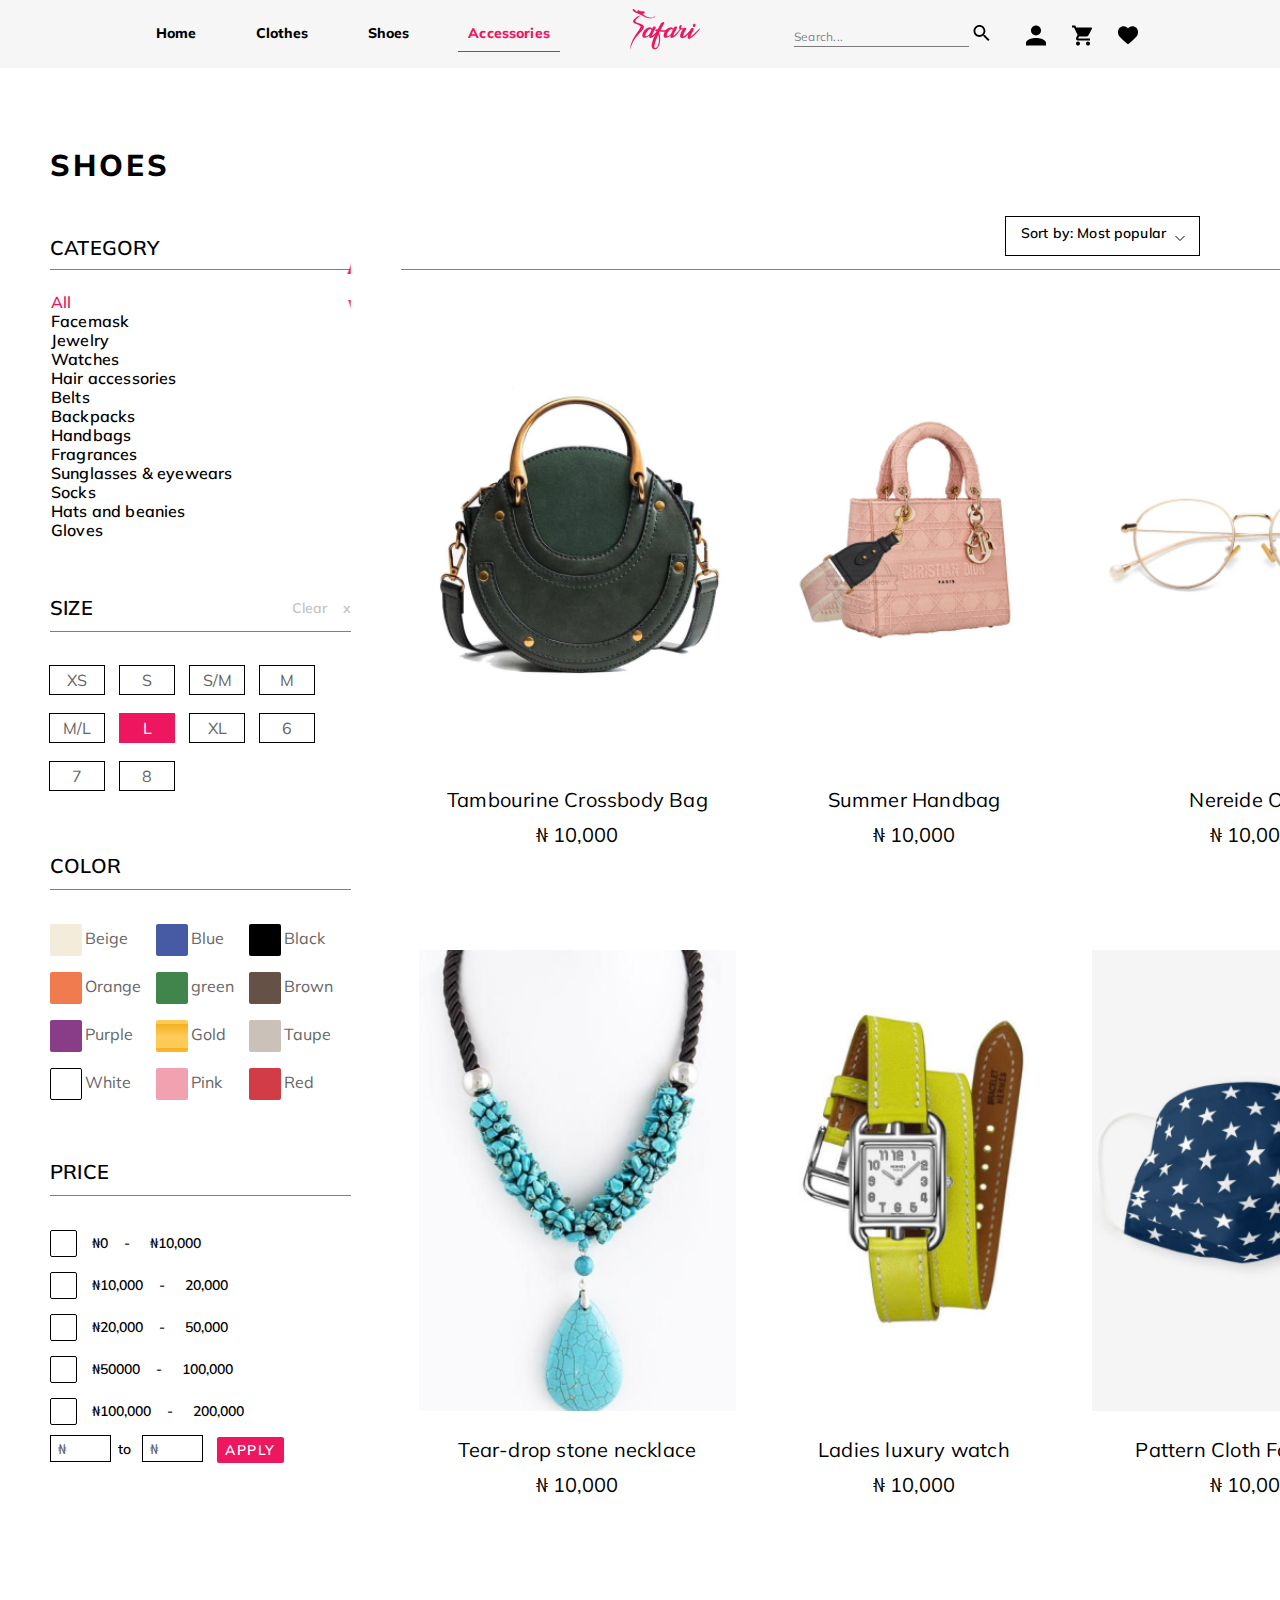
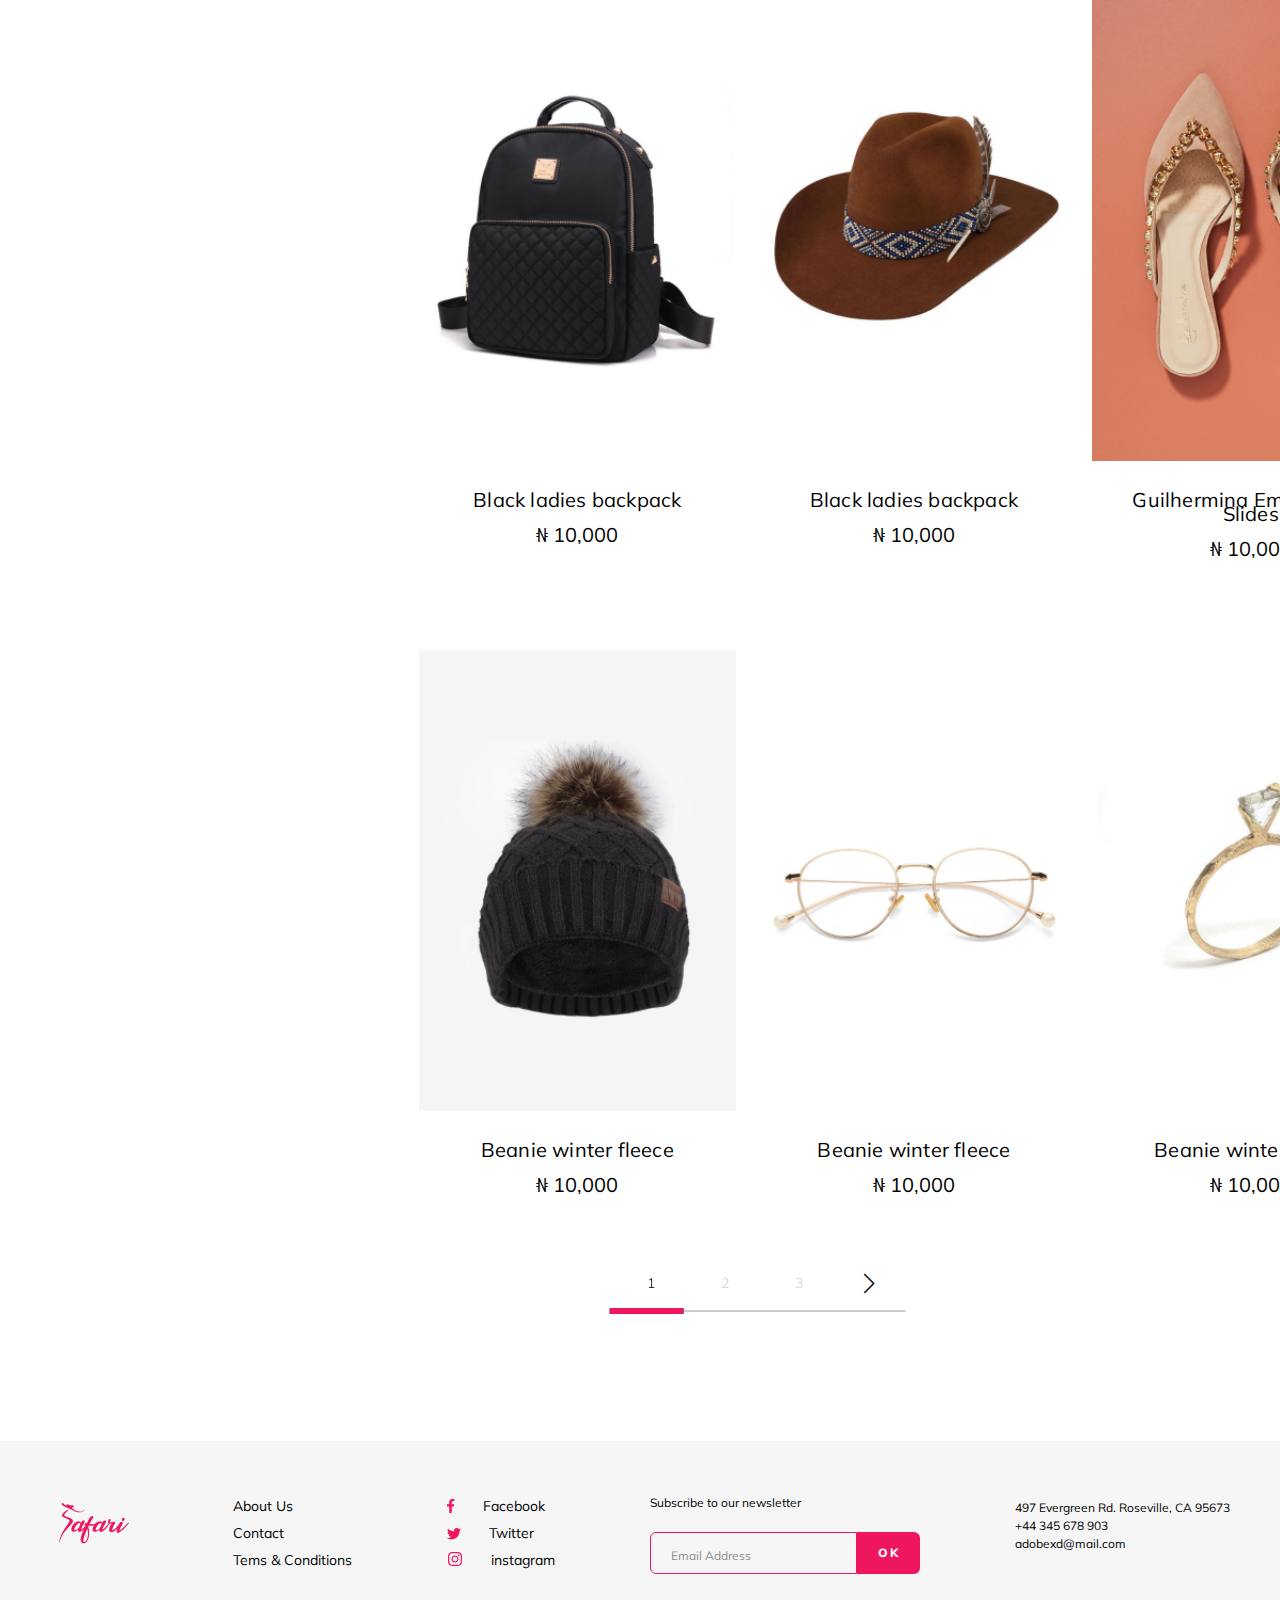
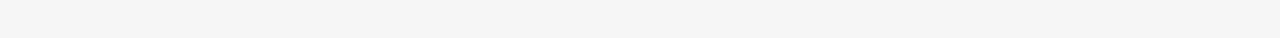
<file: accessories.html>
<!DOCTYPE html>
<html lang="en">
<head>
  <meta charset="UTF-8">
  <meta http-equiv="X-UA-Compatible" content="IE=edge">
  <link rel="shorcut icon" href="img/favicon.png">
  <meta name="viewport" content="width=device-width, initial-scale=1.0">
  <!-- Макет без адаптива, значит маштабирует весь контент.
    <meta name="viewport" content="width=1050">-->
  <!--Для поиска в сети-->
  <meta name="description" content="Рады видеть Вас на нашем сайте.">
  <meta property="og:title" content="Интернет магазин Safari">
  <meta property="og:type" content="website">
  <meta property="og:url" content="https://leska-ver.github.io/elka-Max/"><!-- здесь ссылка на сайт -->
  <meta property="og:image" content="img/ogImage.jpg">
  <meta name="keywords" content="магазин, купить, доставка, одежда, сумки, подарки, обувь, shoes">
  <!-- //Для поиска в сети-->
  <!--Слайдер-->
  <link rel="stylesheet" href="https://cdn.jsdelivr.net/npm/swiper@11/swiper-bundle.min.css" />
  <!--Для компа-->
  <link rel="stylesheet" href="css/choices.min.css">
  <!-- Для табов -->
  <link rel="stylesheet" href="css/accordion.min.css">
  <title>Safari webstore</title>
  <link rel="stylesheet" href="css/normalize.css">
  <link rel="stylesheet" href="css/style.css">
</head>
<body>
  <div class="wrapper">
    <h1 class="visually-hidden">Я для семантики</h1>
    <header class="header">
      <div class="header__container">
        <nav class="header__menu menu">
          <ul class="header__menu-list menu__list">
            <li class="menu__item">
              <a class="menu__link" href="index.html">Home</a>
            </li>
            <li class="menu__item">
              <a class="menu__link" href="clothes.html">Clothes</a>
            </li>
            <li class="menu__item">
              <a class="menu__link" href="shoes.html">Shoes</a>
            </li>
            <li class="menu__item">
              <a class="menu__link menu__link--active" href="accessories.html">Accessories</a>
            </li>
          </ul>
        </nav>
        <a class="header__logo logo" href="#">
          <img class="logo__img" src="img/logo.svg" alt="Интернет магазин Safari" width="70" >
        </a>
        <form class="header__form" action="/search/" target="_blank">
          <input class="header__input" type="search" name="text" required="" minlength="2" maxlength="15" placeholder="Search...">
          <button class="header__search" aria-label="Поиск">
            <svg width="16" height="16" viewbox="0 0 16 16" fill="none" xmlns="http://www.w3.org/2000/svg">
              <path d="M5.94286 0C7.519 0 9.03059 0.62612 10.1451 1.74062C11.2596 2.85512 11.8857 4.36671 11.8857 5.94286C11.8857 7.41486 11.3463 8.768 10.4594 9.81029L10.7063 10.0571H11.4286L16 14.6286L14.6286 16L10.0571 11.4286V10.7063L9.81029 10.4594C8.73193 11.3799 7.36065 11.8856 5.94286 11.8857C4.36671 11.8857 2.85512 11.2596 1.74062 10.1451C0.62612 9.03059 0 7.519 0 5.94286C0 4.36671 0.62612 2.85512 1.74062 1.74062C2.85512 0.62612 4.36671 0 5.94286 0ZM5.94286 1.82857C3.65714 1.82857 1.82857 3.65714 1.82857 5.94286C1.82857 8.22857 3.65714 10.0571 5.94286 10.0571C8.22857 10.0571 10.0571 8.22857 10.0571 5.94286C10.0571 3.65714 8.22857 1.82857 5.94286 1.82857Z" fill="black"/>
            </svg>
          </button>
        </form>
        <ul class="header__list-icon">
          <li class="header__item-icon">
            <a class="header__link-icon" href="account.html">
              <svg width="16" height="16" viewbox="0 0 16 16" fill="none" xmlns="http://www.w3.org/2000/svg">
                <path d="M8 0C9.06087 0 10.0783 0.421427 10.8284 1.17157C11.5786 1.92172 12 2.93913 12 4C12 5.06087 11.5786 6.07828 10.8284 6.82843C10.0783 7.57857 9.06087 8 8 8C6.93913 8 5.92172 7.57857 5.17157 6.82843C4.42143 6.07828 4 5.06087 4 4C4 2.93913 4.42143 1.92172 5.17157 1.17157C5.92172 0.421427 6.93913 0 8 0ZM8 10C12.42 10 16 11.79 16 14V16H0V14C0 11.79 3.58 10 8 10Z" fill="black"/>
              </svg>
            </a>
          </li>
          <li class="header__item-icon">
            <a class="header__link-icon" href="basket.html">
              <svg width="16" height="16" viewbox="0 0 16 16" fill="none" xmlns="http://www.w3.org/2000/svg">
                <path d="M12.8 12.8C11.912 12.8 11.2 13.512 11.2 14.4C11.2 14.8243 11.3686 15.2313 11.6686 15.5314C11.9687 15.8314 12.3757 16 12.8 16C13.2243 16 13.6313 15.8314 13.9314 15.5314C14.2314 15.2313 14.4 14.8243 14.4 14.4C14.4 13.9757 14.2314 13.5687 13.9314 13.2686C13.6313 12.9686 13.2243 12.8 12.8 12.8ZM0 0V1.6H1.6L4.48 7.672L3.392 9.632C3.272 9.856 3.2 10.12 3.2 10.4C3.2 10.8243 3.36857 11.2313 3.66863 11.5314C3.96869 11.8314 4.37565 12 4.8 12H14.4V10.4H5.136C5.08296 10.4 5.03209 10.3789 4.99458 10.3414C4.95707 10.3039 4.936 10.253 4.936 10.2C4.936 10.16 4.944 10.128 4.96 10.104L5.68 8.8H11.64C12.24 8.8 12.768 8.464 13.04 7.976L15.904 2.8C15.96 2.672 16 2.536 16 2.4C16 2.18783 15.9157 1.98434 15.7657 1.83431C15.6157 1.68429 15.4122 1.6 15.2 1.6H3.368L2.616 0H0ZM4.8 12.8C3.912 12.8 3.2 13.512 3.2 14.4C3.2 14.8243 3.36857 15.2313 3.66863 15.5314C3.96869 15.8314 4.37565 16 4.8 16C5.22435 16 5.63131 15.8314 5.93137 15.5314C6.23143 15.2313 6.4 14.8243 6.4 14.4C6.4 13.9757 6.23143 13.5687 5.93137 13.2686C5.63131 12.9686 5.22435 12.8 4.8 12.8Z" fill="black"/>
              </svg>
            </a>
          </li>
          <li class="header__item-icon">
            <a class="header__link-icon" href="#">
              <svg width="16" height="15" viewbox="0 0 16 15" fill="none" xmlns="http://www.w3.org/2000/svg">
                <path d="M14.7307 1.39307C13.9025 0.494751 12.766 0 11.5304 0C10.6068 0 9.76099 0.291992 9.01636 0.867798C8.64062 1.15845 8.30017 1.51404 8 1.92908C7.69995 1.51416 7.35938 1.15845 6.98352 0.867798C6.23901 0.291992 5.39319 0 4.4696 0C3.23401 0 2.09741 0.494751 1.26917 1.39307C0.450806 2.28088 0 3.49377 0 4.80847C0 6.16162 0.504272 7.40027 1.58691 8.70667C2.55542 9.87524 3.94739 11.0615 5.55933 12.4352C6.10974 12.9043 6.73364 13.436 7.38147 14.0024C7.55261 14.1523 7.77222 14.2349 8 14.2349C8.22766 14.2349 8.44739 14.1523 8.61829 14.0027C9.26611 13.4362 9.89038 12.9042 10.441 12.4348C12.0527 11.0614 13.4447 9.87524 14.4132 8.70654C15.4958 7.40027 16 6.16162 16 4.80835C16 3.49377 15.5492 2.28088 14.7307 1.39307Z" fill="black"/>
              </svg>
            </a>
          </li>
        </ul>
      </div>
    </header>
    <main>
      <section class="accessories">
        <div class="accessories__container subtitle">
          <div class="subtitle__block">
            <h2 class="subtitle__h2">SHOES</h2>
            <!-- Дропдаун - Выбрать товар -->
            <div class="subtitle__product">
              <select class="subtitle__select" aria-label="Выбрать товар">
                <option value="Самые популярные">Sort by: Most popular</option>
                <option value="Самый популярный">Most popular</option>
                <option value="Самый продаваемый">Best Selling</option>
                <option value="Цена от высокой до низкой">Price: High to Low</option>
                <option value="Цена от низкой до высокой">Price: Low to High</option>
              </select>
            </div>
          </div>
          <div class="accessories__display">
            <div class="accessories__catalog catalog">
              <ul class="catalog__dropfilter dropfilter">
                <li class="dropfilter__item">
                  <div class="catalog__line">
                    <h3 class="catalog__h3 catalog__h3_margin h3">CATEGORY</h3>
                    <ul class="catalog__list">
                      <li class="catalog__item">
                        <button class="catalog__button tabs-button tabs-button--active" data-path="all">All</button>
                      </li>
                      <li class="catalog__item">
                        <button class="catalog__button tabs-button" data-path="facemask">Facemask</button>
                      </li>
                      <li class="catalog__item">
                        <button class="catalog__button tabs-button" data-path="jewelry">Jewelry</button>
                      </li>
                      <li class="catalog__item">
                        <button class="catalog__button tabs-button" data-path="watches">Watches</button>
                      </li>
                      <li class="catalog__item">
                        <button class="catalog__button tabs-button" data-path="hair">Hair accessories</button>
                      </li>
                      <li class="catalog__item">
                        <button class="catalog__button tabs-button" data-path="belts">Belts</button>
                      </li>
                      <li class="catalog__item">
                        <button class="catalog__button tabs-button" data-path="backpacks">Backpacks</button>
                      </li>
                      <li class="catalog__item">
                        <button class="catalog__button tabs-button" data-path="handbags">Handbags</button>
                      </li>
                      <li class="catalog__item">
                        <button class="catalog__button tabs-button" data-path="fragrances">Fragrances</button>
                      </li>
                      <li class="catalog__item">
                        <button class="catalog__button tabs-button" data-path="sunglasses">Sunglasses &amp;&nbsp;eyewears</button>
                      </li>
                      <li class="catalog__item">
                        <button class="catalog__button tabs-button" data-path="socks">Socks</button>
                      </li>
                      <li class="catalog__item">
                        <button class="catalog__button tabs-button" data-path="hats">Hats and beanies</button>
                      </li>
                      <li class="catalog__item">
                        <button class="catalog__button tabs-button" data-path="gloves">Gloves</button>
                      </li>
                    </ul>
                  </div>
                </li>
                <li class="dropfilter__item">
                  <div class="catalog__line">
                    <div class="catalog__tags">
                      <h3 class="catalog__h3 h3">SIZE</h3>
                      <button class="catalog__clear tag-size clear-size size-active size-btn" aria-label="закрыть теги EU/US">
                        Clear&nbsp;&nbsp;&nbsp;&nbsp;x
                      </button>
                    </div>
                    <div class="dropfilter__content" data-target="filter">
                      <form class="dropfilter__form" action="#">
                        <label class="dropfilter__label dropfilter__label_furniture furniture" data-filter="xs" for="xs">
                          <input class="dropfilter__input clear-size-js" type="checkbox" id="xs" name="xs" aria-label="размер">
                          <span>XS</span>
                        </label>
                        <label class="dropfilter__label dropfilter__label_furniture furniture" data-filter="s" for="s">
                          <input class="dropfilter__input clear-size-js" type="checkbox" id="s" name="s" aria-label="размер">
                          <span>S</span>
                        </label>
                        <label class="dropfilter__label dropfilter__label_furniture furniture" data-filter="sM" for="sM">
                          <input class="dropfilter__input clear-size-js" type="checkbox" id="sM" name="sM" aria-label="размер">
                          <span>S/M</span>
                        </label>
                        <label class="dropfilter__label dropfilter__label_furniture furniture" data-filter="m" for="m">
                          <input class="dropfilter__input clear-size-js" type="checkbox" id="m" name="m" aria-label="размер">
                          <span>M</span>
                        </label>  
                        <label class="dropfilter__label dropfilter__label_furniture furniture" data-filter="mL" for="mL">
                          <input class="dropfilter__input clear-size-js" type="checkbox" id="mL" name="mL" aria-label="размер">
                          <span>M/L</span>
                        </label>
                        <label class="dropfilter__label dropfilter__label_furniture furniture" data-filter="l" for="l">
                          <input class="dropfilter__input clear-size-js" type="checkbox" id="l" name="l" aria-label="размер" checked="checked">
                          <span>L</span>
                        </label>
                        <label class="dropfilter__label dropfilter__label_furniture furniture" data-filter="xl" for="xl">
                          <input class="dropfilter__input clear-size-js" type="checkbox" id="xl" name="xl" aria-label="размер">
                          <span>XL</span>
                        </label>
                        <label class="dropfilter__label dropfilter__label_furniture furniture" data-filter="d6" for="d6">
                          <input class="dropfilter__input clear-size-js" type="checkbox" id="d6" name="d6" aria-label="размер">
                          <span>6</span>
                        </label>          
                        <label class="dropfilter__label dropfilter__label_furniture furniture" data-filter="d7" for="d7">
                          <input class="dropfilter__input clear-size-js" type="checkbox" id="d7" name="d7" aria-label="размер">
                          <span>7</span>
                        </label>
                        <label class="dropfilter__label dropfilter__label_furniture furniture" data-filter="d8" for="d8">
                          <input class="dropfilter__input clear-size-js" type="checkbox" id="d8" name="d8" aria-label="размер">
                          <span>8</span>
                        </label>      
                      </form>
                    </div>
                  </div>
                </li>  
                <li class="dropfilter__item">
                  <div class="catalog__line">
                    <div class="catalog__tags">
                      <h3 class="catalog__h3 h3">COLOR</h3>
                      <button class="catalog__clear tag-color clear-color color-btn" aria-label="закрыть теги цветов">
                        Clear&nbsp;&nbsp;&nbsp;&nbsp;x
                      </button>  
                    </div> 
                    <div class="dropfilter__content color" data-target="filter">
                      <form class="color__form" action="#" aria-label="Выберите цвет">                  
                        <label class="color__label" data-filter="fil-beige" for="beige">
                          <input class="color__input clear-color-js" id="beige" type="checkbox" name="коричневый" aria-label="Коричневый цвет">
                          <span class="color__beige">Beige</span>
                        </label>
                        <label class="color__label" data-filter="fil-blue" for="blue">
                          <input class="color__input clear-color-js" id="blue" type="checkbox" name="чёрный" aria-label="Чёрный цвет">
                          <span class="color__blue">Blue</span>
                        </label>
                        <label class="color__label" data-filter="fil-black" for="black">
                          <input class="color__input clear-color-js" data-filter="game" id="black" type="checkbox" name="бежевый" aria-label="Бежевый цвет">
                          <span class="color__black">Black</span>
                        </label>
                        <label class="color__label" data-filter="fil-orange" for="orange">
                          <input class="color__input clear-color-js" id="orange" type="checkbox" name="серый" aria-label="Серый цвет">
                          <span class="color__orange">Orange</span>
                        </label>
                        <label class="color__label" data-filter="fil-green" for="green">
                          <input class="color__input clear-color-js" id="green" type="checkbox" name="коричневый" aria-label="Коричневый цвет">
                          <span class="color__green">green</span>
                        </label>
                        <label class="color__label" data-filter="fil-brown" for="brown">
                          <input class="color__input clear-color-js" id="brown" type="checkbox" name="чёрный" aria-label="Чёрный цвет">
                          <span class="color__brown">Brown</span>
                        </label>
                        <label class="color__label" data-filter="fil-purple" for="purple">
                          <input class="color__input clear-color-js" data-filter="game" id="purple" type="checkbox" name="бежевый" aria-label="Бежевый цвет">
                          <span class="color__purple">Purple</span>
                        </label>
                        <label class="color__label" data-filter="fil-gold" for="gold">
                          <input class="color__input clear-color-js" id="gold" type="checkbox" name="серый" aria-label="Серый цвет">
                          <span class="color__gold">Gold</span>
                        </label>
                        <label class="color__label" data-filter="fil-taupe" for="taupe">
                          <input class="color__input clear-color-js" id="taupe" type="checkbox" name="серый" aria-label="Серый цвет">
                          <span class="color__taupe">Taupe</span>
                        </label>
                        <label class="color__label" data-filter="fil-white" for="white">
                          <input class="color__input clear-color-js" id="white" type="checkbox" name="серый" aria-label="Серый цвет">
                          <span class="color__white">White</span>
                        </label>
                        <label class="color__label" data-filter="fil-pink" for="pink">
                          <input class="color__input clear-color-js" id="pink" type="checkbox" name="серый" aria-label="Серый цвет">
                          <span class="color__pink">Pink</span>
                        </label>
                        <label class="color__label" data-filter="fil-red" for="red">
                          <input class="color__input clear-color-js" id="red" type="checkbox" name="серый" aria-label="Серый цвет">
                          <span class="color__red">Red</span>
                        </label>
                      </form> 
                    </div>                
                  </div>
                </li>    
                <li class="dropfilter__item dropfilter__item_priceTop">
                  <div class="catalog__line">
                    <div class="catalog__tags">
                      <h3 class="catalog__h3 h3">PRICE</h3>
                      <button class="catalog__clear tag-price clear-price price-btn" aria-label="закрыть теги цен">
                        Clear&nbsp;&nbsp;&nbsp;&nbsp;x
                      </button>  
                    </div> 
                    <div class="dropfilter__content price" data-target="filter">
                      <form class="price__form" action="#" aria-label="Выберите ценик">                  
                        <label class="price__label" data-filter="fil-n0" for="n0">
                          <input class="price__input clear-price-js" id="n0" type="checkbox" name="₦0" aria-label="От 0 до 10000">
                          <span>₦0&nbsp;&nbsp;&nbsp;&nbsp;-&nbsp;&nbsp;&nbsp;&nbsp;&nbsp;₦10,000</span>
                        </label> 
                        <label class="price__label" data-filter="fil-n10" for="n10">
                          <input class="price__input clear-price-js" id="n10" type="checkbox" name="₦10" aria-label="От 10000 до 20000">
                          <span>₦10,000&nbsp;&nbsp;&nbsp;&nbsp;-&nbsp;&nbsp;&nbsp;&nbsp;&nbsp;20,000</span>
                        </label> 
                        <label class="price__label" data-filter="fil-n20" for="n20">
                          <input class="price__input clear-price-js" id="n20" type="checkbox" name="₦20" aria-label="От 20000 до 50000">
                          <span>₦20,000&nbsp;&nbsp;&nbsp;&nbsp;-&nbsp;&nbsp;&nbsp;&nbsp;&nbsp;50,000</span>
                        </label> 
                        <label class="price__label" data-filter="fil-n50" for="n50">
                          <input class="price__input clear-price-js" id="n50" type="checkbox" name="₦50" aria-label="От 50000 до 100000">
                          <span>₦50000&nbsp;&nbsp;&nbsp;&nbsp;-&nbsp;&nbsp;&nbsp;&nbsp;&nbsp;100,000</span>
                        </label> 
                        <label class="price__label" data-filter="fil-n100" for="n100">
                          <input class="price__input clear-price-js" id="n100" type="checkbox" name="₦100" aria-label="От 100000 до 200000">
                          <span>₦100,000&nbsp;&nbsp;&nbsp;&nbsp;-&nbsp;&nbsp;&nbsp;&nbsp;&nbsp;200,000</span>
                        </label>                        
                      </form>  
                      <form class="price__formNumber" action="#" aria-label="Выберите ценик">
                        <label class="price__labelNumber">
                          <input class="price__inputNumber first-price" type="number" id="first" placeholder="₦" min="0" max="225000"  aria-label="укажите цену">
                        </label>
                        <label class="price__labelNumber">
                          <span>to</span>
                          <input class="price__inputNumber second-price" type="number" id="second" placeholder="₦" min="0" max="225000"  aria-label="укажите цену">
                        </label>
                        <button class="price__btnNumber btn">Apply</button>
                      </form> 
                    </div>                
                  </div>
                </li> 
              </ul>
            </div>
            <div class="accessories__tabs">
              <!-- элемент таба 1-->
              <div class="accessories__swiper swiper tabs-itemJs tabs-itemJs--active" data-target="all">
                <ul class="accessories__wrapper swiper-wrapper">
                  <li class="accessories__slide card swiper-slide" data-filter-card="fil-brown, fil-clear"><!--1-->                  
                    <div class="card__foto card__foto_1">
                      <div class="card__like">
                        <svg width="35" height="35" viewbox="0 0 35 35" fill="none" xmlns="http://www.w3.org/2000/svg">
                          <rect width="35" height="35" fill="white"/>
                          <path d="M18 13.7823L17.5948 13.2221C17.3206 12.8428 17.0128 12.5225 16.6777 12.2633L16.6776 12.2633C16.0189 11.7538 15.2802 11.5 14.4696 11.5C13.3719 11.5 12.3692 11.9376 11.6368 12.7319L18 13.7823ZM18 13.7823L18.4051 13.2221M18 13.7823L18.4051 13.2221M18.4051 13.2221C18.6795 12.8427 18.9872 12.5225 19.3222 12.2633C19.9811 11.7538 20.7198 11.5 21.5304 11.5C22.6281 11.5 23.6307 11.9376 24.3631 12.732C25.0886 13.5189 25.5 14.6073 25.5 15.8083C25.5 17.018 25.0559 18.1476 24.0282 19.3875L24.0282 19.3875C23.0934 20.5155 21.7397 21.6712 20.1167 23.0542L20.1167 23.0543L20.1023 23.0665C19.5554 23.5327 18.9341 24.0623 18.2891 24.6263L18.2889 24.6265C18.2094 24.6962 18.1068 24.7349 18 24.7349C17.8933 24.7349 17.7908 24.6963 17.7109 24.6263L17.7106 24.626C17.0608 24.0579 16.4353 23.5248 15.8856 23.0563L15.8837 23.0546L15.8836 23.0546M18.4051 13.2221L15.8836 23.0546M15.8836 23.0546C14.2604 21.6713 12.9067 20.5155 11.9719 19.3876C10.9442 18.1475 10.5 17.018 10.5 15.8085C10.5 14.6073 10.9114 13.5189 11.6368 12.732L15.8836 23.0546Z" stroke="#ED165F"/>
                        </svg>
                      </div>
                      <button class="card__btn btn">ADD TO CART</button>
                    </div>
                    <div class="card__rubber">
                      <h3 class="card__h3 h3">Tambourine Crossbody Bag </h3>
                      <p class="card__price desc">₦ 10,000</p>
                    </div>
                  </li>
                  <li class="accessories__slide card swiper-slide" data-filter-card="s, fil-gold, fil-clear"><!--2-->                   
                    <div class="card__foto card__foto_2">
                      <div class="card__like">
                        <svg width="35" height="35" viewbox="0 0 35 35" fill="none" xmlns="http://www.w3.org/2000/svg">
                          <rect width="35" height="35" fill="white"/>
                          <path d="M18 13.7823L17.5948 13.2221C17.3206 12.8428 17.0128 12.5225 16.6777 12.2633L16.6776 12.2633C16.0189 11.7538 15.2802 11.5 14.4696 11.5C13.3719 11.5 12.3692 11.9376 11.6368 12.7319L18 13.7823ZM18 13.7823L18.4051 13.2221M18 13.7823L18.4051 13.2221M18.4051 13.2221C18.6795 12.8427 18.9872 12.5225 19.3222 12.2633C19.9811 11.7538 20.7198 11.5 21.5304 11.5C22.6281 11.5 23.6307 11.9376 24.3631 12.732C25.0886 13.5189 25.5 14.6073 25.5 15.8083C25.5 17.018 25.0559 18.1476 24.0282 19.3875L24.0282 19.3875C23.0934 20.5155 21.7397 21.6712 20.1167 23.0542L20.1167 23.0543L20.1023 23.0665C19.5554 23.5327 18.9341 24.0623 18.2891 24.6263L18.2889 24.6265C18.2094 24.6962 18.1068 24.7349 18 24.7349C17.8933 24.7349 17.7908 24.6963 17.7109 24.6263L17.7106 24.626C17.0608 24.0579 16.4353 23.5248 15.8856 23.0563L15.8837 23.0546L15.8836 23.0546M18.4051 13.2221L15.8836 23.0546M15.8836 23.0546C14.2604 21.6713 12.9067 20.5155 11.9719 19.3876C10.9442 18.1475 10.5 17.018 10.5 15.8085C10.5 14.6073 10.9114 13.5189 11.6368 12.732L15.8836 23.0546Z" stroke="#ED165F"/>
                        </svg>
                      </div>
                      <button class="card__btn btn">ADD TO CART</button>
                    </div>
                    <div class="card__rubber">
                      <h3 class="card__h3 h3">Summer Handbag</h3>
                      <p class="card__price desc">₦ 10,000</p>
                    </div>
                  </li>
                  <li class="accessories__slide card swiper-slide" data-filter-card="fil-taupe, fil-clear"><!--3-->                   
                    <div class="card__foto card__foto_3">
                      <div class="card__like">
                        <svg width="35" height="35" viewbox="0 0 35 35" fill="none" xmlns="http://www.w3.org/2000/svg">
                          <rect width="35" height="35" fill="white"/>
                          <path d="M18 13.7823L17.5948 13.2221C17.3206 12.8428 17.0128 12.5225 16.6777 12.2633L16.6776 12.2633C16.0189 11.7538 15.2802 11.5 14.4696 11.5C13.3719 11.5 12.3692 11.9376 11.6368 12.7319L18 13.7823ZM18 13.7823L18.4051 13.2221M18 13.7823L18.4051 13.2221M18.4051 13.2221C18.6795 12.8427 18.9872 12.5225 19.3222 12.2633C19.9811 11.7538 20.7198 11.5 21.5304 11.5C22.6281 11.5 23.6307 11.9376 24.3631 12.732C25.0886 13.5189 25.5 14.6073 25.5 15.8083C25.5 17.018 25.0559 18.1476 24.0282 19.3875L24.0282 19.3875C23.0934 20.5155 21.7397 21.6712 20.1167 23.0542L20.1167 23.0543L20.1023 23.0665C19.5554 23.5327 18.9341 24.0623 18.2891 24.6263L18.2889 24.6265C18.2094 24.6962 18.1068 24.7349 18 24.7349C17.8933 24.7349 17.7908 24.6963 17.7109 24.6263L17.7106 24.626C17.0608 24.0579 16.4353 23.5248 15.8856 23.0563L15.8837 23.0546L15.8836 23.0546M18.4051 13.2221L15.8836 23.0546M15.8836 23.0546C14.2604 21.6713 12.9067 20.5155 11.9719 19.3876C10.9442 18.1475 10.5 17.018 10.5 15.8085C10.5 14.6073 10.9114 13.5189 11.6368 12.732L15.8836 23.0546Z" stroke="#ED165F"/>
                        </svg>
                      </div>
                      <button class="card__btn btn">ADD TO CART</button>
                    </div>
                    <div class="card__rubber">
                      <h3 class="card__h3 h3">Nereide Oval</h3>
                      <p class="card__price desc">₦ 10,000</p>
                    </div>
                  </li>
                  <li class="accessories__slide card swiper-slide" data-filter-card="xs, fil-orange, fil-clear"><!--4-->                   
                    <div class="card__foto card__foto_4">
                      <div class="card__like">
                        <svg width="35" height="35" viewbox="0 0 35 35" fill="none" xmlns="http://www.w3.org/2000/svg">
                          <rect width="35" height="35" fill="white"/>
                          <path d="M18 13.7823L17.5948 13.2221C17.3206 12.8428 17.0128 12.5225 16.6777 12.2633L16.6776 12.2633C16.0189 11.7538 15.2802 11.5 14.4696 11.5C13.3719 11.5 12.3692 11.9376 11.6368 12.7319L18 13.7823ZM18 13.7823L18.4051 13.2221M18 13.7823L18.4051 13.2221M18.4051 13.2221C18.6795 12.8427 18.9872 12.5225 19.3222 12.2633C19.9811 11.7538 20.7198 11.5 21.5304 11.5C22.6281 11.5 23.6307 11.9376 24.3631 12.732C25.0886 13.5189 25.5 14.6073 25.5 15.8083C25.5 17.018 25.0559 18.1476 24.0282 19.3875L24.0282 19.3875C23.0934 20.5155 21.7397 21.6712 20.1167 23.0542L20.1167 23.0543L20.1023 23.0665C19.5554 23.5327 18.9341 24.0623 18.2891 24.6263L18.2889 24.6265C18.2094 24.6962 18.1068 24.7349 18 24.7349C17.8933 24.7349 17.7908 24.6963 17.7109 24.6263L17.7106 24.626C17.0608 24.0579 16.4353 23.5248 15.8856 23.0563L15.8837 23.0546L15.8836 23.0546M18.4051 13.2221L15.8836 23.0546M15.8836 23.0546C14.2604 21.6713 12.9067 20.5155 11.9719 19.3876C10.9442 18.1475 10.5 17.018 10.5 15.8085C10.5 14.6073 10.9114 13.5189 11.6368 12.732L15.8836 23.0546Z" stroke="#ED165F"/>
                        </svg>
                      </div>
                      <button class="card__btn btn">ADD TO CART</button>
                    </div>
                    <div class="card__rubber">
                      <h3 class="card__h3 h3">Diamond ladies ring</h3>
                      <p class="card__price desc">₦ 10,000</p>
                    </div>
                  </li>
                  <li class="accessories__slide card swiper-slide" data-filter-card="m, fil-blue, fil-clear"><!--5-->                   
                    <div class="card__foto card__foto_5">
                      <div class="card__like">
                        <svg width="35" height="35" viewbox="0 0 35 35" fill="none" xmlns="http://www.w3.org/2000/svg">
                          <rect width="35" height="35" fill="white"/>
                          <path d="M18 13.7823L17.5948 13.2221C17.3206 12.8428 17.0128 12.5225 16.6777 12.2633L16.6776 12.2633C16.0189 11.7538 15.2802 11.5 14.4696 11.5C13.3719 11.5 12.3692 11.9376 11.6368 12.7319L18 13.7823ZM18 13.7823L18.4051 13.2221M18 13.7823L18.4051 13.2221M18.4051 13.2221C18.6795 12.8427 18.9872 12.5225 19.3222 12.2633C19.9811 11.7538 20.7198 11.5 21.5304 11.5C22.6281 11.5 23.6307 11.9376 24.3631 12.732C25.0886 13.5189 25.5 14.6073 25.5 15.8083C25.5 17.018 25.0559 18.1476 24.0282 19.3875L24.0282 19.3875C23.0934 20.5155 21.7397 21.6712 20.1167 23.0542L20.1167 23.0543L20.1023 23.0665C19.5554 23.5327 18.9341 24.0623 18.2891 24.6263L18.2889 24.6265C18.2094 24.6962 18.1068 24.7349 18 24.7349C17.8933 24.7349 17.7908 24.6963 17.7109 24.6263L17.7106 24.626C17.0608 24.0579 16.4353 23.5248 15.8856 23.0563L15.8837 23.0546L15.8836 23.0546M18.4051 13.2221L15.8836 23.0546M15.8836 23.0546C14.2604 21.6713 12.9067 20.5155 11.9719 19.3876C10.9442 18.1475 10.5 17.018 10.5 15.8085C10.5 14.6073 10.9114 13.5189 11.6368 12.732L15.8836 23.0546Z" stroke="#ED165F"/>
                        </svg>
                      </div>
                      <button class="card__btn btn">ADD TO CART</button>
                    </div>
                    <div class="card__rubber">
                      <h3 class="card__h3 h3">Casual baseball cap</h3>
                      <p class="card__price desc">₦ 10,000</p>
                    </div>
                  </li>
                  <li class="accessories__slide card swiper-slide" data-filter-card="fil-blue, fil-clear"><!--6-->                   
                    <div class="card__foto card__foto_6">
                      <div class="card__like">
                        <svg width="35" height="35" viewbox="0 0 35 35" fill="none" xmlns="http://www.w3.org/2000/svg">
                          <rect width="35" height="35" fill="white"/>
                          <path d="M18 13.7823L17.5948 13.2221C17.3206 12.8428 17.0128 12.5225 16.6777 12.2633L16.6776 12.2633C16.0189 11.7538 15.2802 11.5 14.4696 11.5C13.3719 11.5 12.3692 11.9376 11.6368 12.7319L18 13.7823ZM18 13.7823L18.4051 13.2221M18 13.7823L18.4051 13.2221M18.4051 13.2221C18.6795 12.8427 18.9872 12.5225 19.3222 12.2633C19.9811 11.7538 20.7198 11.5 21.5304 11.5C22.6281 11.5 23.6307 11.9376 24.3631 12.732C25.0886 13.5189 25.5 14.6073 25.5 15.8083C25.5 17.018 25.0559 18.1476 24.0282 19.3875L24.0282 19.3875C23.0934 20.5155 21.7397 21.6712 20.1167 23.0542L20.1167 23.0543L20.1023 23.0665C19.5554 23.5327 18.9341 24.0623 18.2891 24.6263L18.2889 24.6265C18.2094 24.6962 18.1068 24.7349 18 24.7349C17.8933 24.7349 17.7908 24.6963 17.7109 24.6263L17.7106 24.626C17.0608 24.0579 16.4353 23.5248 15.8856 23.0563L15.8837 23.0546L15.8836 23.0546M18.4051 13.2221L15.8836 23.0546M15.8836 23.0546C14.2604 21.6713 12.9067 20.5155 11.9719 19.3876C10.9442 18.1475 10.5 17.018 10.5 15.8085C10.5 14.6073 10.9114 13.5189 11.6368 12.732L15.8836 23.0546Z" stroke="#ED165F"/>
                        </svg>
                      </div>
                      <button class="card__btn btn">ADD TO CART</button>
                    </div>
                    <div class="card__rubber">
                      <h3 class="card__h3 h3">Tear-drop stone necklace</h3>
                      <p class="card__price desc">₦ 10,000</p>
                    </div>
                  </li>
                  <li class="accessories__slide card swiper-slide" data-filter-card="fil-green, fil-clear"><!--7-->                   
                    <div class="card__foto card__foto_7">
                      <div class="card__like">
                        <svg width="35" height="35" viewbox="0 0 35 35" fill="none" xmlns="http://www.w3.org/2000/svg">
                          <rect width="35" height="35" fill="white"/>
                          <path d="M18 13.7823L17.5948 13.2221C17.3206 12.8428 17.0128 12.5225 16.6777 12.2633L16.6776 12.2633C16.0189 11.7538 15.2802 11.5 14.4696 11.5C13.3719 11.5 12.3692 11.9376 11.6368 12.7319L18 13.7823ZM18 13.7823L18.4051 13.2221M18 13.7823L18.4051 13.2221M18.4051 13.2221C18.6795 12.8427 18.9872 12.5225 19.3222 12.2633C19.9811 11.7538 20.7198 11.5 21.5304 11.5C22.6281 11.5 23.6307 11.9376 24.3631 12.732C25.0886 13.5189 25.5 14.6073 25.5 15.8083C25.5 17.018 25.0559 18.1476 24.0282 19.3875L24.0282 19.3875C23.0934 20.5155 21.7397 21.6712 20.1167 23.0542L20.1167 23.0543L20.1023 23.0665C19.5554 23.5327 18.9341 24.0623 18.2891 24.6263L18.2889 24.6265C18.2094 24.6962 18.1068 24.7349 18 24.7349C17.8933 24.7349 17.7908 24.6963 17.7109 24.6263L17.7106 24.626C17.0608 24.0579 16.4353 23.5248 15.8856 23.0563L15.8837 23.0546L15.8836 23.0546M18.4051 13.2221L15.8836 23.0546M15.8836 23.0546C14.2604 21.6713 12.9067 20.5155 11.9719 19.3876C10.9442 18.1475 10.5 17.018 10.5 15.8085C10.5 14.6073 10.9114 13.5189 11.6368 12.732L15.8836 23.0546Z" stroke="#ED165F"/>
                        </svg>
                      </div>
                      <button class="card__btn btn">ADD TO CART</button>
                    </div>
                    <div class="card__rubber">
                      <h3 class="card__h3 h3">Ladies luxury watch</h3>
                      <p class="card__price desc">₦ 10,000</p>
                    </div>
                  </li>
                  <li class="accessories__slide card swiper-slide" data-filter-card="fil-red, fil-clear"><!--8-->                   
                    <div class="card__foto card__foto_8">
                      <div class="card__like">
                        <svg width="35" height="35" viewbox="0 0 35 35" fill="none" xmlns="http://www.w3.org/2000/svg">
                          <rect width="35" height="35" fill="white"/>
                          <path d="M18 13.7823L17.5948 13.2221C17.3206 12.8428 17.0128 12.5225 16.6777 12.2633L16.6776 12.2633C16.0189 11.7538 15.2802 11.5 14.4696 11.5C13.3719 11.5 12.3692 11.9376 11.6368 12.7319L18 13.7823ZM18 13.7823L18.4051 13.2221M18 13.7823L18.4051 13.2221M18.4051 13.2221C18.6795 12.8427 18.9872 12.5225 19.3222 12.2633C19.9811 11.7538 20.7198 11.5 21.5304 11.5C22.6281 11.5 23.6307 11.9376 24.3631 12.732C25.0886 13.5189 25.5 14.6073 25.5 15.8083C25.5 17.018 25.0559 18.1476 24.0282 19.3875L24.0282 19.3875C23.0934 20.5155 21.7397 21.6712 20.1167 23.0542L20.1167 23.0543L20.1023 23.0665C19.5554 23.5327 18.9341 24.0623 18.2891 24.6263L18.2889 24.6265C18.2094 24.6962 18.1068 24.7349 18 24.7349C17.8933 24.7349 17.7908 24.6963 17.7109 24.6263L17.7106 24.626C17.0608 24.0579 16.4353 23.5248 15.8856 23.0563L15.8837 23.0546L15.8836 23.0546M18.4051 13.2221L15.8836 23.0546M15.8836 23.0546C14.2604 21.6713 12.9067 20.5155 11.9719 19.3876C10.9442 18.1475 10.5 17.018 10.5 15.8085C10.5 14.6073 10.9114 13.5189 11.6368 12.732L15.8836 23.0546Z" stroke="#ED165F"/>
                        </svg>
                      </div>
                      <button class="card__btn btn">ADD TO CART</button>
                    </div>
                    <div class="card__rubber">
                      <h3 class="card__h3 h3">Pattern Cloth Face Mask</h3>
                      <p class="card__price desc">₦ 10,000</p>
                    </div>
                  </li>
                  <li class="accessories__slide card swiper-slide" data-filter-card="xl, fil-brown, fil-clear"><!--9-->                   
                    <div class="card__foto card__foto_9">
                      <div class="card__like">
                        <svg width="35" height="35" viewbox="0 0 35 35" fill="none" xmlns="http://www.w3.org/2000/svg">
                          <rect width="35" height="35" fill="white"/>
                          <path d="M18 13.7823L17.5948 13.2221C17.3206 12.8428 17.0128 12.5225 16.6777 12.2633L16.6776 12.2633C16.0189 11.7538 15.2802 11.5 14.4696 11.5C13.3719 11.5 12.3692 11.9376 11.6368 12.7319L18 13.7823ZM18 13.7823L18.4051 13.2221M18 13.7823L18.4051 13.2221M18.4051 13.2221C18.6795 12.8427 18.9872 12.5225 19.3222 12.2633C19.9811 11.7538 20.7198 11.5 21.5304 11.5C22.6281 11.5 23.6307 11.9376 24.3631 12.732C25.0886 13.5189 25.5 14.6073 25.5 15.8083C25.5 17.018 25.0559 18.1476 24.0282 19.3875L24.0282 19.3875C23.0934 20.5155 21.7397 21.6712 20.1167 23.0542L20.1167 23.0543L20.1023 23.0665C19.5554 23.5327 18.9341 24.0623 18.2891 24.6263L18.2889 24.6265C18.2094 24.6962 18.1068 24.7349 18 24.7349C17.8933 24.7349 17.7908 24.6963 17.7109 24.6263L17.7106 24.626C17.0608 24.0579 16.4353 23.5248 15.8856 23.0563L15.8837 23.0546L15.8836 23.0546M18.4051 13.2221L15.8836 23.0546M15.8836 23.0546C14.2604 21.6713 12.9067 20.5155 11.9719 19.3876C10.9442 18.1475 10.5 17.018 10.5 15.8085C10.5 14.6073 10.9114 13.5189 11.6368 12.732L15.8836 23.0546Z" stroke="#ED165F"/>
                        </svg>
                      </div>
                      <button class="card__btn btn">ADD TO CART</button>
                    </div>
                    <div class="card__rubber">
                      <h3 class="card__h3 h3">Fashion ladies watch</h3>
                      <p class="card__price desc">₦ 10,000</p>
                    </div>
                  </li>
                  <li class="accessories__slide card swiper-slide" data-filter-card="fil-white, fil-clear"><!--10-->                   
                    <div class="card__foto card__foto_10">
                      <div class="card__like">
                        <svg width="35" height="35" viewbox="0 0 35 35" fill="none" xmlns="http://www.w3.org/2000/svg">
                          <rect width="35" height="35" fill="white"/>
                          <path d="M18 13.7823L17.5948 13.2221C17.3206 12.8428 17.0128 12.5225 16.6777 12.2633L16.6776 12.2633C16.0189 11.7538 15.2802 11.5 14.4696 11.5C13.3719 11.5 12.3692 11.9376 11.6368 12.7319L18 13.7823ZM18 13.7823L18.4051 13.2221M18 13.7823L18.4051 13.2221M18.4051 13.2221C18.6795 12.8427 18.9872 12.5225 19.3222 12.2633C19.9811 11.7538 20.7198 11.5 21.5304 11.5C22.6281 11.5 23.6307 11.9376 24.3631 12.732C25.0886 13.5189 25.5 14.6073 25.5 15.8083C25.5 17.018 25.0559 18.1476 24.0282 19.3875L24.0282 19.3875C23.0934 20.5155 21.7397 21.6712 20.1167 23.0542L20.1167 23.0543L20.1023 23.0665C19.5554 23.5327 18.9341 24.0623 18.2891 24.6263L18.2889 24.6265C18.2094 24.6962 18.1068 24.7349 18 24.7349C17.8933 24.7349 17.7908 24.6963 17.7109 24.6263L17.7106 24.626C17.0608 24.0579 16.4353 23.5248 15.8856 23.0563L15.8837 23.0546L15.8836 23.0546M18.4051 13.2221L15.8836 23.0546M15.8836 23.0546C14.2604 21.6713 12.9067 20.5155 11.9719 19.3876C10.9442 18.1475 10.5 17.018 10.5 15.8085C10.5 14.6073 10.9114 13.5189 11.6368 12.732L15.8836 23.0546Z" stroke="#ED165F"/>
                        </svg>
                      </div>
                      <button class="card__btn btn">ADD TO CART</button>
                    </div>
                    <div class="card__rubber">
                      <h3 class="card__h3 h3">Beanie winter fleece</h3>
                      <p class="card__price desc">₦ 10,000</p>
                    </div>
                  </li>
                  <li class="accessories__slide card swiper-slide" data-filter-card="sM, fil-gold, fil-clear"><!--11-->                  
                    <div class="card__foto card__foto_11">
                      <div class="card__like">
                        <svg width="35" height="35" viewbox="0 0 35 35" fill="none" xmlns="http://www.w3.org/2000/svg">
                          <rect width="35" height="35" fill="white"/>
                          <path d="M18 13.7823L17.5948 13.2221C17.3206 12.8428 17.0128 12.5225 16.6777 12.2633L16.6776 12.2633C16.0189 11.7538 15.2802 11.5 14.4696 11.5C13.3719 11.5 12.3692 11.9376 11.6368 12.7319L18 13.7823ZM18 13.7823L18.4051 13.2221M18 13.7823L18.4051 13.2221M18.4051 13.2221C18.6795 12.8427 18.9872 12.5225 19.3222 12.2633C19.9811 11.7538 20.7198 11.5 21.5304 11.5C22.6281 11.5 23.6307 11.9376 24.3631 12.732C25.0886 13.5189 25.5 14.6073 25.5 15.8083C25.5 17.018 25.0559 18.1476 24.0282 19.3875L24.0282 19.3875C23.0934 20.5155 21.7397 21.6712 20.1167 23.0542L20.1167 23.0543L20.1023 23.0665C19.5554 23.5327 18.9341 24.0623 18.2891 24.6263L18.2889 24.6265C18.2094 24.6962 18.1068 24.7349 18 24.7349C17.8933 24.7349 17.7908 24.6963 17.7109 24.6263L17.7106 24.626C17.0608 24.0579 16.4353 23.5248 15.8856 23.0563L15.8837 23.0546L15.8836 23.0546M18.4051 13.2221L15.8836 23.0546M15.8836 23.0546C14.2604 21.6713 12.9067 20.5155 11.9719 19.3876C10.9442 18.1475 10.5 17.018 10.5 15.8085C10.5 14.6073 10.9114 13.5189 11.6368 12.732L15.8836 23.0546Z" stroke="#ED165F"/>
                        </svg>
                      </div>
                      <button class="card__btn btn">ADD TO CART</button>
                    </div>
                    <div class="card__rubber">
                      <h3 class="card__h3 h3">Black ladies backpack</h3>
                      <p class="card__price desc">₦ 10,000</p>
                    </div>
                  </li>
                  <li class="accessories__slide card swiper-slide" data-filter-card="l, fil-pink, fil-clear"><!--12-->                  
                    <div class="card__foto card__foto_12">
                      <div class="card__like">
                        <svg width="35" height="35" viewbox="0 0 35 35" fill="none" xmlns="http://www.w3.org/2000/svg">
                          <rect width="35" height="35" fill="white"/>
                          <path d="M18 13.7823L17.5948 13.2221C17.3206 12.8428 17.0128 12.5225 16.6777 12.2633L16.6776 12.2633C16.0189 11.7538 15.2802 11.5 14.4696 11.5C13.3719 11.5 12.3692 11.9376 11.6368 12.7319L18 13.7823ZM18 13.7823L18.4051 13.2221M18 13.7823L18.4051 13.2221M18.4051 13.2221C18.6795 12.8427 18.9872 12.5225 19.3222 12.2633C19.9811 11.7538 20.7198 11.5 21.5304 11.5C22.6281 11.5 23.6307 11.9376 24.3631 12.732C25.0886 13.5189 25.5 14.6073 25.5 15.8083C25.5 17.018 25.0559 18.1476 24.0282 19.3875L24.0282 19.3875C23.0934 20.5155 21.7397 21.6712 20.1167 23.0542L20.1167 23.0543L20.1023 23.0665C19.5554 23.5327 18.9341 24.0623 18.2891 24.6263L18.2889 24.6265C18.2094 24.6962 18.1068 24.7349 18 24.7349C17.8933 24.7349 17.7908 24.6963 17.7109 24.6263L17.7106 24.626C17.0608 24.0579 16.4353 23.5248 15.8856 23.0563L15.8837 23.0546L15.8836 23.0546M18.4051 13.2221L15.8836 23.0546M15.8836 23.0546C14.2604 21.6713 12.9067 20.5155 11.9719 19.3876C10.9442 18.1475 10.5 17.018 10.5 15.8085C10.5 14.6073 10.9114 13.5189 11.6368 12.732L15.8836 23.0546Z" stroke="#ED165F"/>
                        </svg>
                      </div>
                      <button class="card__btn btn">ADD TO CART</button>
                    </div>
                    <div class="card__rubber">
                      <h3 class="card__h3 h3">Black ladies backpack</h3>
                      <p class="card__price desc">₦ 10,000</p>
                    </div>
                  </li> 
                  <!-- Добавила пару повторов, чтобы навигация была видна. В макете нет дополнительных карточек. -->
                  <li class="accessories__slide card swiper-slide" data-filter-card="eu4211, fil-orange, fil-clear">                 
                    <div class="card__foto card__foto_13">
                      <div class="card__like">
                        <svg width="35" height="35" viewbox="0 0 35 35" fill="none" xmlns="http://www.w3.org/2000/svg">
                          <rect width="35" height="35" fill="white"/>
                          <path d="M18 13.7823L17.5948 13.2221C17.3206 12.8428 17.0128 12.5225 16.6777 12.2633L16.6776 12.2633C16.0189 11.7538 15.2802 11.5 14.4696 11.5C13.3719 11.5 12.3692 11.9376 11.6368 12.7319L18 13.7823ZM18 13.7823L18.4051 13.2221M18 13.7823L18.4051 13.2221M18.4051 13.2221C18.6795 12.8427 18.9872 12.5225 19.3222 12.2633C19.9811 11.7538 20.7198 11.5 21.5304 11.5C22.6281 11.5 23.6307 11.9376 24.3631 12.732C25.0886 13.5189 25.5 14.6073 25.5 15.8083C25.5 17.018 25.0559 18.1476 24.0282 19.3875L24.0282 19.3875C23.0934 20.5155 21.7397 21.6712 20.1167 23.0542L20.1167 23.0543L20.1023 23.0665C19.5554 23.5327 18.9341 24.0623 18.2891 24.6263L18.2889 24.6265C18.2094 24.6962 18.1068 24.7349 18 24.7349C17.8933 24.7349 17.7908 24.6963 17.7109 24.6263L17.7106 24.626C17.0608 24.0579 16.4353 23.5248 15.8856 23.0563L15.8837 23.0546L15.8836 23.0546M18.4051 13.2221L15.8836 23.0546M15.8836 23.0546C14.2604 21.6713 12.9067 20.5155 11.9719 19.3876C10.9442 18.1475 10.5 17.018 10.5 15.8085C10.5 14.6073 10.9114 13.5189 11.6368 12.732L15.8836 23.0546Z" stroke="#ED165F"/>
                        </svg>
                      </div>
                      <button class="card__btn btn">ADD TO CART</button>
                    </div>
                    <div class="card__rubber">
                      <h3 class="card__h3 h3">Guilhermina Embellished Slides</h3>
                      <p class="card__price desc">₦ 10,000</p>
                    </div>
                  </li>
                  <li class="accessories__slide card swiper-slide" data-filter-card="d7, fil-red, fil-clear">                 
                    <div class="card__foto card__foto_14">
                      <div class="card__like">
                        <svg width="35" height="35" viewbox="0 0 35 35" fill="none" xmlns="http://www.w3.org/2000/svg">
                          <rect width="35" height="35" fill="white"/>
                          <path d="M18 13.7823L17.5948 13.2221C17.3206 12.8428 17.0128 12.5225 16.6777 12.2633L16.6776 12.2633C16.0189 11.7538 15.2802 11.5 14.4696 11.5C13.3719 11.5 12.3692 11.9376 11.6368 12.7319L18 13.7823ZM18 13.7823L18.4051 13.2221M18 13.7823L18.4051 13.2221M18.4051 13.2221C18.6795 12.8427 18.9872 12.5225 19.3222 12.2633C19.9811 11.7538 20.7198 11.5 21.5304 11.5C22.6281 11.5 23.6307 11.9376 24.3631 12.732C25.0886 13.5189 25.5 14.6073 25.5 15.8083C25.5 17.018 25.0559 18.1476 24.0282 19.3875L24.0282 19.3875C23.0934 20.5155 21.7397 21.6712 20.1167 23.0542L20.1167 23.0543L20.1023 23.0665C19.5554 23.5327 18.9341 24.0623 18.2891 24.6263L18.2889 24.6265C18.2094 24.6962 18.1068 24.7349 18 24.7349C17.8933 24.7349 17.7908 24.6963 17.7109 24.6263L17.7106 24.626C17.0608 24.0579 16.4353 23.5248 15.8856 23.0563L15.8837 23.0546L15.8836 23.0546M18.4051 13.2221L15.8836 23.0546M15.8836 23.0546C14.2604 21.6713 12.9067 20.5155 11.9719 19.3876C10.9442 18.1475 10.5 17.018 10.5 15.8085C10.5 14.6073 10.9114 13.5189 11.6368 12.732L15.8836 23.0546Z" stroke="#ED165F"/>
                        </svg>
                      </div>
                      <button class="card__btn btn">ADD TO CART</button>
                    </div>
                    <div class="card__rubber">
                      <h3 class="card__h3 h3">Superga Plaid Sneakers</h3>
                      <p class="card__price desc">₦ 10,000</p>
                    </div>
                  </li>
                  <li class="accessories__slide card swiper-slide" data-filter-card="eu43, fil-taupe, fil-clear">                 
                    <div class="card__foto card__foto_7">
                      <div class="card__like">
                        <svg width="35" height="35" viewbox="0 0 35 35" fill="none" xmlns="http://www.w3.org/2000/svg">
                          <rect width="35" height="35" fill="white"/>
                          <path d="M18 13.7823L17.5948 13.2221C17.3206 12.8428 17.0128 12.5225 16.6777 12.2633L16.6776 12.2633C16.0189 11.7538 15.2802 11.5 14.4696 11.5C13.3719 11.5 12.3692 11.9376 11.6368 12.7319L18 13.7823ZM18 13.7823L18.4051 13.2221M18 13.7823L18.4051 13.2221M18.4051 13.2221C18.6795 12.8427 18.9872 12.5225 19.3222 12.2633C19.9811 11.7538 20.7198 11.5 21.5304 11.5C22.6281 11.5 23.6307 11.9376 24.3631 12.732C25.0886 13.5189 25.5 14.6073 25.5 15.8083C25.5 17.018 25.0559 18.1476 24.0282 19.3875L24.0282 19.3875C23.0934 20.5155 21.7397 21.6712 20.1167 23.0542L20.1167 23.0543L20.1023 23.0665C19.5554 23.5327 18.9341 24.0623 18.2891 24.6263L18.2889 24.6265C18.2094 24.6962 18.1068 24.7349 18 24.7349C17.8933 24.7349 17.7908 24.6963 17.7109 24.6263L17.7106 24.626C17.0608 24.0579 16.4353 23.5248 15.8856 23.0563L15.8837 23.0546L15.8836 23.0546M18.4051 13.2221L15.8836 23.0546M15.8836 23.0546C14.2604 21.6713 12.9067 20.5155 11.9719 19.3876C10.9442 18.1475 10.5 17.018 10.5 15.8085C10.5 14.6073 10.9114 13.5189 11.6368 12.732L15.8836 23.0546Z" stroke="#ED165F"/>
                        </svg>
                      </div>
                      <button class="card__btn btn">ADD TO CART</button>
                    </div>
                    <div class="card__rubber">
                      <h3 class="card__h3 h3">Checked ladies trouser</h3>
                      <p class="card__price desc">₦ 10,000</p>
                    </div>
                  </li>
                  <li class="accessories__slide card swiper-slide" data-filter-card="mL, fil-black, fil-clear">                 
                    <div class="card__foto card__foto_16">
                      <div class="card__like">
                        <svg width="35" height="35" viewbox="0 0 35 35" fill="none" xmlns="http://www.w3.org/2000/svg">
                          <rect width="35" height="35" fill="white"/>
                          <path d="M18 13.7823L17.5948 13.2221C17.3206 12.8428 17.0128 12.5225 16.6777 12.2633L16.6776 12.2633C16.0189 11.7538 15.2802 11.5 14.4696 11.5C13.3719 11.5 12.3692 11.9376 11.6368 12.7319L18 13.7823ZM18 13.7823L18.4051 13.2221M18 13.7823L18.4051 13.2221M18.4051 13.2221C18.6795 12.8427 18.9872 12.5225 19.3222 12.2633C19.9811 11.7538 20.7198 11.5 21.5304 11.5C22.6281 11.5 23.6307 11.9376 24.3631 12.732C25.0886 13.5189 25.5 14.6073 25.5 15.8083C25.5 17.018 25.0559 18.1476 24.0282 19.3875L24.0282 19.3875C23.0934 20.5155 21.7397 21.6712 20.1167 23.0542L20.1167 23.0543L20.1023 23.0665C19.5554 23.5327 18.9341 24.0623 18.2891 24.6263L18.2889 24.6265C18.2094 24.6962 18.1068 24.7349 18 24.7349C17.8933 24.7349 17.7908 24.6963 17.7109 24.6263L17.7106 24.626C17.0608 24.0579 16.4353 23.5248 15.8856 23.0563L15.8837 23.0546L15.8836 23.0546M18.4051 13.2221L15.8836 23.0546M15.8836 23.0546C14.2604 21.6713 12.9067 20.5155 11.9719 19.3876C10.9442 18.1475 10.5 17.018 10.5 15.8085C10.5 14.6073 10.9114 13.5189 11.6368 12.732L15.8836 23.0546Z" stroke="#ED165F"/>
                        </svg>
                      </div>
                      <button class="card__btn btn">ADD TO CART</button>
                    </div>
                    <div class="card__rubber">
                      <h3 class="card__h3 h3">Beanie winter fleece</h3>
                      <p class="card__price desc">₦ 10,000</p>
                    </div> 
                  </li> 
                  <li class="accessories__slide card swiper-slide" data-filter-card="fil-taupe, fil-clear">                   
                    <div class="card__foto card__foto_3">
                      <div class="card__like">
                        <svg width="35" height="35" viewbox="0 0 35 35" fill="none" xmlns="http://www.w3.org/2000/svg">
                          <rect width="35" height="35" fill="white"/>
                          <path d="M18 13.7823L17.5948 13.2221C17.3206 12.8428 17.0128 12.5225 16.6777 12.2633L16.6776 12.2633C16.0189 11.7538 15.2802 11.5 14.4696 11.5C13.3719 11.5 12.3692 11.9376 11.6368 12.7319L18 13.7823ZM18 13.7823L18.4051 13.2221M18 13.7823L18.4051 13.2221M18.4051 13.2221C18.6795 12.8427 18.9872 12.5225 19.3222 12.2633C19.9811 11.7538 20.7198 11.5 21.5304 11.5C22.6281 11.5 23.6307 11.9376 24.3631 12.732C25.0886 13.5189 25.5 14.6073 25.5 15.8083C25.5 17.018 25.0559 18.1476 24.0282 19.3875L24.0282 19.3875C23.0934 20.5155 21.7397 21.6712 20.1167 23.0542L20.1167 23.0543L20.1023 23.0665C19.5554 23.5327 18.9341 24.0623 18.2891 24.6263L18.2889 24.6265C18.2094 24.6962 18.1068 24.7349 18 24.7349C17.8933 24.7349 17.7908 24.6963 17.7109 24.6263L17.7106 24.626C17.0608 24.0579 16.4353 23.5248 15.8856 23.0563L15.8837 23.0546L15.8836 23.0546M18.4051 13.2221L15.8836 23.0546M15.8836 23.0546C14.2604 21.6713 12.9067 20.5155 11.9719 19.3876C10.9442 18.1475 10.5 17.018 10.5 15.8085C10.5 14.6073 10.9114 13.5189 11.6368 12.732L15.8836 23.0546Z" stroke="#ED165F"/>
                        </svg>
                      </div>
                      <button class="card__btn btn">ADD TO CART</button>
                    </div>
                    <div class="card__rubber">
                      <h3 class="card__h3 h3">Beanie winter fleece</h3>
                      <p class="card__price desc">₦ 10,000</p>
                    </div> 
                  </li>
                  <li class="accessories__slide card swiper-slide" data-filter-card="xs, fil-orange, fil-clear">                  
                    <div class="card__foto card__foto_4">
                      <div class="card__like">
                        <svg width="35" height="35" viewbox="0 0 35 35" fill="none" xmlns="http://www.w3.org/2000/svg">
                          <rect width="35" height="35" fill="white"/>
                          <path d="M18 13.7823L17.5948 13.2221C17.3206 12.8428 17.0128 12.5225 16.6777 12.2633L16.6776 12.2633C16.0189 11.7538 15.2802 11.5 14.4696 11.5C13.3719 11.5 12.3692 11.9376 11.6368 12.7319L18 13.7823ZM18 13.7823L18.4051 13.2221M18 13.7823L18.4051 13.2221M18.4051 13.2221C18.6795 12.8427 18.9872 12.5225 19.3222 12.2633C19.9811 11.7538 20.7198 11.5 21.5304 11.5C22.6281 11.5 23.6307 11.9376 24.3631 12.732C25.0886 13.5189 25.5 14.6073 25.5 15.8083C25.5 17.018 25.0559 18.1476 24.0282 19.3875L24.0282 19.3875C23.0934 20.5155 21.7397 21.6712 20.1167 23.0542L20.1167 23.0543L20.1023 23.0665C19.5554 23.5327 18.9341 24.0623 18.2891 24.6263L18.2889 24.6265C18.2094 24.6962 18.1068 24.7349 18 24.7349C17.8933 24.7349 17.7908 24.6963 17.7109 24.6263L17.7106 24.626C17.0608 24.0579 16.4353 23.5248 15.8856 23.0563L15.8837 23.0546L15.8836 23.0546M18.4051 13.2221L15.8836 23.0546M15.8836 23.0546C14.2604 21.6713 12.9067 20.5155 11.9719 19.3876C10.9442 18.1475 10.5 17.018 10.5 15.8085C10.5 14.6073 10.9114 13.5189 11.6368 12.732L15.8836 23.0546Z" stroke="#ED165F"/>
                        </svg>
                      </div>
                      <button class="card__btn btn">ADD TO CART</button>
                    </div>
                    <div class="card__rubber">
                      <h3 class="card__h3 h3">Beanie winter fleece</h3>
                      <p class="card__price desc">₦ 10,000</p>
                    </div> 
                  </li>
                  <li class="accessories__slide card swiper-slide" data-filter-card="m, fil-blue, fil-clear">                
                    <div class="card__foto card__foto_5">
                      <div class="card__like">
                        <svg width="35" height="35" viewbox="0 0 35 35" fill="none" xmlns="http://www.w3.org/2000/svg">
                          <rect width="35" height="35" fill="white"/>
                          <path d="M18 13.7823L17.5948 13.2221C17.3206 12.8428 17.0128 12.5225 16.6777 12.2633L16.6776 12.2633C16.0189 11.7538 15.2802 11.5 14.4696 11.5C13.3719 11.5 12.3692 11.9376 11.6368 12.7319L18 13.7823ZM18 13.7823L18.4051 13.2221M18 13.7823L18.4051 13.2221M18.4051 13.2221C18.6795 12.8427 18.9872 12.5225 19.3222 12.2633C19.9811 11.7538 20.7198 11.5 21.5304 11.5C22.6281 11.5 23.6307 11.9376 24.3631 12.732C25.0886 13.5189 25.5 14.6073 25.5 15.8083C25.5 17.018 25.0559 18.1476 24.0282 19.3875L24.0282 19.3875C23.0934 20.5155 21.7397 21.6712 20.1167 23.0542L20.1167 23.0543L20.1023 23.0665C19.5554 23.5327 18.9341 24.0623 18.2891 24.6263L18.2889 24.6265C18.2094 24.6962 18.1068 24.7349 18 24.7349C17.8933 24.7349 17.7908 24.6963 17.7109 24.6263L17.7106 24.626C17.0608 24.0579 16.4353 23.5248 15.8856 23.0563L15.8837 23.0546L15.8836 23.0546M18.4051 13.2221L15.8836 23.0546M15.8836 23.0546C14.2604 21.6713 12.9067 20.5155 11.9719 19.3876C10.9442 18.1475 10.5 17.018 10.5 15.8085C10.5 14.6073 10.9114 13.5189 11.6368 12.732L15.8836 23.0546Z" stroke="#ED165F"/>
                        </svg>
                      </div>
                      <button class="card__btn btn">ADD TO CART</button>
                    </div>
                    <div class="card__rubber">
                      <h3 class="card__h3 h3">Beanie winter fleece</h3>
                      <p class="card__price desc">₦ 10,000</p>
                    </div> 
                  </li>
                  <li class="accessories__slide card swiper-slide" data-filter-card="fil-blue, fil-clear">                
                    <div class="card__foto card__foto_11">
                      <div class="card__like">
                        <svg width="35" height="35" viewbox="0 0 35 35" fill="none" xmlns="http://www.w3.org/2000/svg">
                          <rect width="35" height="35" fill="white"/>
                          <path d="M18 13.7823L17.5948 13.2221C17.3206 12.8428 17.0128 12.5225 16.6777 12.2633L16.6776 12.2633C16.0189 11.7538 15.2802 11.5 14.4696 11.5C13.3719 11.5 12.3692 11.9376 11.6368 12.7319L18 13.7823ZM18 13.7823L18.4051 13.2221M18 13.7823L18.4051 13.2221M18.4051 13.2221C18.6795 12.8427 18.9872 12.5225 19.3222 12.2633C19.9811 11.7538 20.7198 11.5 21.5304 11.5C22.6281 11.5 23.6307 11.9376 24.3631 12.732C25.0886 13.5189 25.5 14.6073 25.5 15.8083C25.5 17.018 25.0559 18.1476 24.0282 19.3875L24.0282 19.3875C23.0934 20.5155 21.7397 21.6712 20.1167 23.0542L20.1167 23.0543L20.1023 23.0665C19.5554 23.5327 18.9341 24.0623 18.2891 24.6263L18.2889 24.6265C18.2094 24.6962 18.1068 24.7349 18 24.7349C17.8933 24.7349 17.7908 24.6963 17.7109 24.6263L17.7106 24.626C17.0608 24.0579 16.4353 23.5248 15.8856 23.0563L15.8837 23.0546L15.8836 23.0546M18.4051 13.2221L15.8836 23.0546M15.8836 23.0546C14.2604 21.6713 12.9067 20.5155 11.9719 19.3876C10.9442 18.1475 10.5 17.018 10.5 15.8085C10.5 14.6073 10.9114 13.5189 11.6368 12.732L15.8836 23.0546Z" stroke="#ED165F"/>
                        </svg>
                      </div>
                      <button class="card__btn btn">ADD TO CART</button>
                    </div>
                    <div class="card__rubber">
                      <h3 class="card__h3 h3">Moon and star neckpiece</h3>
                      <p class="card__price desc">₦ 10,000</p>
                    </div>
                  </li>                
                </ul>                
                <div class="accessories__navigation mixins">           
                  <div class="mixins__next swiper-button-next"></div>
                  <div class="mixins__pagination swiper-pagination"></div>
                  <div class="mixins__prev swiper-button-prev"></div>
                </div>
              </div>              
              <!-- элемент таба 2-->
              <div class="accessories__facemask tabs-itemJs" data-target="facemask">
                <h3 class="accessories__h3 h3">Facemask</h3>
              </div>
              <!-- элемент таба 3-->
              <div class="accessories__jewelry tabs-itemJs" data-target="jewelry">
                <h3 class="accessories__h3 h3">Jewelry</h3>
              </div>
              <!-- элемент таба 4-->
              <div class="accessories__watches tabs-itemJs" data-target="watches">
                <h3 class="accessories__h3 h3">Watches</h3>
              </div>
              <!-- элемент таба 5-->
              <div class="accessories__hair tabs-itemJs" data-target="hair">
                <h3 class="accessories__h3 h3">Hair accessories</h3>
              </div>
              <!-- элемент таба 6-->
              <div class="accessories__belts tabs-itemJs" data-target="belts">
                <h3 class="accessories__h3 h3">Belts</h3>
              </div>
              <!-- элемент таба 7-->
              <div class="accessories__backpacks tabs-itemJs" data-target="backpacks">
                <h3 class="accessories__h3 h3">Backpacks</h3>
              </div>
              <!-- элемент таба 8-->
              <div class="accessories__handbags tabs-itemJs" data-target="handbags">
                <h3 class="accessories__h3 h3">Handbags</h3>
              </div>
              <!-- элемент таба 9-->
              <div class="accessories__fragrances tabs-itemJs" data-target="fragrances">
                <h3 class="accessories__h3 h3">Fragrances</h3>
              </div>
              <!-- элемент таба 10-->
              <div class="accessories__sunglasses tabs-itemJs" data-target="sunglasses">
                <h3 class="accessories__h3 h3">Sunglasses &amp;&nbsp;eyewears</h3>
              </div>
              <!-- элемент таба 11-->
              <div class="accessories__socks tabs-itemJs" data-target="socks">
                <h3 class="accessories__h3 h3">Socks</h3>
              </div>
              <!-- элемент таба 12-->
              <div class="accessories__hats tabs-itemJs" data-target="hats">
                <h3 class="accessories__h3 h3">Hats and beanies</h3>
              </div>
              <!-- элемент таба 13-->
              <div class="accessories__gloves tabs-itemJs" data-target="gloves">
                <h3 class="accessories__h3 h3">Gloves</h3>
              </div>
            </div><!-- accessories__tabs -->
          </div><!-- accessories__display -->
        </div>
      </section>
    </main>
    <footer class="footer">
      <div class="footer__container">
        <a class="footer__logo logo" href="#">
          <img class="logo__img" src="img/logo.svg" alt="Интернет магазин Safari" width="70" >
        </a>
        <nav class="footer__nav">
          <ul class="footer__list">
            <li class="footer__item">
              <a href="#" class="footer__link">About Us</a>
            </li>
            <li class="footer__item">
              <a href="#" class="footer__link">Contact</a>
            </li>
            <li class="footer__item">
              <a href="#" class="footer__link">Tems &amp;&nbsp;Conditions</a>
            </li>
          </ul>
        </nav>
        <nav class="footer__nav">
          <ul class="footer__list">
            <li class="footer__item">
              <a class="footer__link" href="https://www.facebook.com/" target="blank" aria-label="facebook">
                <svg width="8" height="14" viewbox="0 0 8 14" fill="none" xmlns="http://www.w3.org/2000/svg">
                  <path fill-rule="evenodd" clip-rule="evenodd" d="M4.744 13.9999V7.62194H6.922L7.233 5.13294H4.744V3.57794C4.744 2.87794 4.977 2.33394 5.988 2.33394H7.31V0.0779403C7 0.0779403 6.222 -5.96996e-05 5.367 -5.96996e-05C4.93393 -0.0292156 4.49971 0.0359469 4.09428 0.19093C3.68885 0.345913 3.32188 0.587026 3.01869 0.897626C2.71551 1.20823 2.48333 1.58092 2.33819 1.98997C2.19305 2.39903 2.13839 2.83471 2.178 3.26694V5.13294H0V7.62194H2.178V13.9999H4.744Z" fill="#ED165F"/>
                </svg>
                Facebook
              </a>
            </li>
            <li class="footer__item">
              <a class="footer__link" href="https://vk.com/" target="blank" aria-label="Twitter">
                <svg width="14" height="12" viewbox="0 0 14 12" fill="none" xmlns="http://www.w3.org/2000/svg">
                  <path fill-rule="evenodd" clip-rule="evenodd" d="M4.433 11.3561C5.50822 11.3658 6.5746 11.1612 7.56987 10.7543C8.56513 10.3473 9.46933 9.74608 10.2297 8.98575C10.99 8.22543 11.5912 7.32123 11.9982 6.32596C12.4051 5.33069 12.6097 4.26431 12.6 3.1891V2.8001C13.1434 2.3863 13.6162 1.88716 14 1.3221C13.4786 1.54899 12.9295 1.70601 12.367 1.7891C12.9454 1.42571 13.3838 0.877305 13.611 0.233096C13.049 0.546021 12.4472 0.781489 11.822 0.933096C11.5588 0.636773 11.2352 0.400206 10.873 0.239282C10.5108 0.0783579 10.1183 -0.0031965 9.722 9.58566e-05C8.96225 0.0114528 8.2368 0.318316 7.69951 0.855603C7.16222 1.39289 6.85536 2.11834 6.844 2.8781C6.82638 3.0886 6.85295 3.30046 6.922 3.5001C5.77752 3.44488 4.65805 3.1457 3.63861 2.62262C2.61917 2.09953 1.72329 1.36461 1.011 0.467096C0.755013 0.917552 0.620934 1.42698 0.622002 1.9451C0.632276 2.41513 0.749669 2.87662 0.965244 3.29443C1.18082 3.71223 1.48889 4.07534 1.866 4.3561C1.39853 4.34662 0.942099 4.21232 0.543999 3.9671C0.543268 4.63318 0.776435 5.27837 1.20282 5.7901C1.6292 6.30183 2.22172 6.64761 2.877 6.7671C2.62367 6.83545 2.36085 6.8618 2.099 6.8451C1.91421 6.85743 1.72888 6.83086 1.555 6.7671C1.74529 7.3434 2.10887 7.84689 2.59606 8.2088C3.08325 8.5707 3.6703 8.77336 4.277 8.7891C3.25478 9.58743 1.997 10.0249 0.700001 10.0331C0.463968 10.0457 0.22747 10.0193 0 9.9551C1.28698 10.8897 2.84269 11.381 4.433 11.3551" fill="#ED165F"/>
                </svg>
                Twitter                 
              </a>
            </li>
            <li class="footer__item">
              <a class="footer__link" href="https://www.instagram.com/" target="blank" aria-label="instagram">
                <svg width="16" height="16" viewbox="0 0 16 16" fill="none" xmlns="http://www.w3.org/2000/svg">
                  <path fill-rule="evenodd" clip-rule="evenodd" d="M7.99999 2.2439C8.93403 2.2089 9.86935 2.23496 10.8 2.3219C11.2514 2.31616 11.6998 2.3952 12.122 2.5549C12.7044 2.82638 13.1725 3.29447 13.444 3.8769C13.6042 4.29935 13.6835 4.74814 13.678 5.1999C13.678 5.8999 13.756 6.1329 13.756 7.9999C13.791 8.93394 13.7649 9.86926 13.678 10.7999C13.6837 11.2513 13.6047 11.6997 13.445 12.1219C13.1735 12.7043 12.7054 13.1724 12.123 13.4439C11.7008 13.6036 11.2524 13.6826 10.801 13.6769C10.101 13.6769 9.86799 13.7549 8.00099 13.7549C7.06696 13.7899 6.13163 13.7638 5.20099 13.6769C4.74963 13.6826 4.3012 13.6036 3.87899 13.4439C3.29657 13.1724 2.82847 12.7043 2.55699 12.1219C2.39661 11.6998 2.31689 11.2514 2.32199 10.7999C2.32199 10.0999 2.24399 9.8669 2.24399 7.9999C2.209 7.06586 2.23505 6.13054 2.32199 5.1999C2.31625 4.74854 2.39529 4.30011 2.55499 3.8779C2.6909 3.58935 2.87524 3.32621 3.09999 3.0999C3.28254 2.82802 3.55997 2.63403 3.87799 2.5559C4.30013 2.39586 4.74856 2.31648 5.19999 2.3219C6.13063 2.23496 7.06596 2.2089 7.99999 2.2439ZM7.99999 0.999901C7.03997 0.965724 6.07875 0.991775 5.12199 1.0779C4.53748 1.07653 3.95763 1.18192 3.41099 1.3889C2.93911 1.54296 2.51205 1.81005 2.16699 2.1669C1.81014 2.51195 1.54305 2.93902 1.38899 3.4109C1.14483 3.94655 1.03795 4.53459 1.07799 5.1219C0.991866 6.07866 0.965815 7.03988 0.999992 7.9999C0.965815 8.95992 0.991866 9.92114 1.07799 10.8779C1.07662 11.4624 1.18201 12.0423 1.38899 12.5889C1.54305 13.0608 1.81014 13.4878 2.16699 13.8329C2.51205 14.1898 2.93911 14.4568 3.41099 14.6109C3.95763 14.8179 4.53748 14.9233 5.12199 14.9219C6.07875 15.008 7.03997 15.0341 7.99999 14.9999C8.96001 15.0341 9.92123 15.008 10.878 14.9219C11.4625 14.9233 12.0424 14.8179 12.589 14.6109C13.0574 14.4495 13.4829 14.1835 13.8333 13.8332C14.1836 13.4829 14.4496 13.0573 14.611 12.5889C14.818 12.0423 14.9234 11.4624 14.922 10.8779C14.922 10.0999 15 9.8669 15 7.9999C15.0342 7.03988 15.0081 6.07866 14.922 5.1219C14.9234 4.53739 14.818 3.95754 14.611 3.4109C14.4569 2.93902 14.1898 2.51195 13.833 2.1669C13.4879 1.81005 13.0609 1.54296 12.589 1.3889C12.0424 1.18192 11.4625 1.07653 10.878 1.0779C9.92123 0.991775 8.96001 0.965724 7.99999 0.999901ZM7.99999 4.4219C7.52796 4.41406 7.05917 4.50125 6.62153 4.67828C6.18388 4.85531 5.78631 5.11858 5.45249 5.4524C5.11867 5.78622 4.85541 6.18379 4.67837 6.62143C4.50134 7.05908 4.41415 7.52787 4.42199 7.9999C4.42199 8.70756 4.63184 9.39933 5.02499 9.98773C5.41815 10.5761 5.97696 11.0347 6.63075 11.3055C7.28454 11.5764 8.00396 11.6472 8.69803 11.5092C9.39209 11.3711 10.0296 11.0303 10.53 10.5299C11.0304 10.0295 11.3712 9.392 11.5092 8.69793C11.6473 8.00387 11.5764 7.28445 11.3056 6.63066C11.0348 5.97687 10.5762 5.41806 9.98782 5.0249C9.39942 4.63175 8.70765 4.4219 7.99999 4.4219ZM7.99999 10.3329C7.69209 10.3385 7.38622 10.2819 7.10066 10.1666C6.81509 10.0514 6.55569 9.87972 6.33793 9.66196C6.12017 9.44421 5.94853 9.1848 5.83326 8.89924C5.71798 8.61367 5.66143 8.3078 5.66699 7.9999C5.66143 7.692 5.71798 7.38613 5.83326 7.10057C5.94853 6.815 6.12017 6.55559 6.33793 6.33784C6.55569 6.12008 6.81509 5.94844 7.10066 5.83317C7.38622 5.71789 7.69209 5.66134 7.99999 5.6669C8.3079 5.66134 8.61376 5.71789 8.89933 5.83317C9.18489 5.94844 9.4443 6.12008 9.66206 6.33784C9.87981 6.55559 10.0515 6.815 10.1667 7.10057C10.282 7.38613 10.3386 7.692 10.333 7.9999C10.3386 8.3078 10.282 8.61367 10.1667 8.89924C10.0515 9.1848 9.87981 9.44421 9.66206 9.66196C9.4443 9.87972 9.18489 10.0514 8.89933 10.1666C8.61376 10.2819 8.3079 10.3385 7.99999 10.3329ZM11.733 3.4109C11.5637 3.4109 11.3982 3.4611 11.2574 3.55516C11.1167 3.64922 11.0069 3.78291 10.9422 3.93932C10.8774 4.09574 10.8604 4.26785 10.8934 4.4339C10.9265 4.59995 11.008 4.75247 11.1277 4.87218C11.2474 4.9919 11.3999 5.07342 11.566 5.10645C11.732 5.13948 11.9042 5.12253 12.0606 5.05774C12.217 4.99295 12.3507 4.88324 12.4447 4.74247C12.5388 4.6017 12.589 4.4362 12.589 4.2669C12.5872 4.04044 12.4964 3.82378 12.3363 3.66364C12.1761 3.5035 11.9595 3.41273 11.733 3.4109Z" fill="#ED165F"/>
                </svg> 
                instagram                
              </a>
            </li>
          </ul>
        </nav>
        <div class="footer__subscribe">
          <p class="footer__desc desc">Subscribe to our newsletter</p>
          <form class="callback-form"  action="mail.php" enctype="multipart/form-data" method="POST"
          aria-label="Здесь Вы можете заказать товар">
            <input type="hidden" name="admin_email[]" value="darki@yandex.ru"><!--darki@yandex.ru-->
            <input type="hidden" name="admin_email[]" value="darki@mail.ru">
            <input type="hidden" name="form_subject" value="Сообщение из сайта Safari">
            <div class="callback-form__block">
              <!--data здесь он обрабатывает плагин валидатор кода-->
              <label class="callback-form__label" for="email">
                <input class="callback-form__input text-field" type="email" name="email" placeholder="Email Address" data-validate-field="email" id="email" aria-label="Введите Вашу почту" maxlength="35">
              </label>              
            </div>
            <button class="callback-form__btn btn" type="submit">ok</button>
          </form>  
        </div>  
        <div class="footer__adressRef">
          <address class="footer__address">497 Evergreen Rd. Roseville, CA 95673</address>
          <a class="footer__ref" href="tel:44345678903">+44 345 678 903</a>
          <a class="footer__ref" href="mailto:adobexd@mail.com">adobexd@mail.com</a>
        </div>        
      </div>
    </footer> 
    <!-- стрелка "Вверх-Вниз" js -->
    <a class="up">
      <svg width="19" height="12" viewbox="0 0 19 12" fill="none" xmlns="http://www.w3.org/2000/svg">
        <path d="M1 10.5L9.5 2L18 10.5" stroke="black" stroke-width="2"/>
      </svg>
    </a> 
  </div>    
  

  <!-- Библиотечные -->
  <!--Селектор(Выбор) выше jquery и слайдера, он ближе к head по макету-->
  <!--Для компа-->
  <script src="js/choices.min.js"></script>
  <!--Слайдер ниже селектора, он дальше к head по макету-->
  <script src="https://cdn.jsdelivr.net/npm/swiper@11/swiper-bundle.min.js"></script>
  <!-- Для табов -->
  <script src="js/accordion.min.js"></script>
  
  

  <!-- Мои -->
  <script src="js/safari.js"></script>
  <!-- Фильтр по тэгу. Глучить в слайдере. Для js выбора и Clear x, не удалять! -->
  <script src="js/safari-filtr.js"></script>

</body>
</html>
</file>
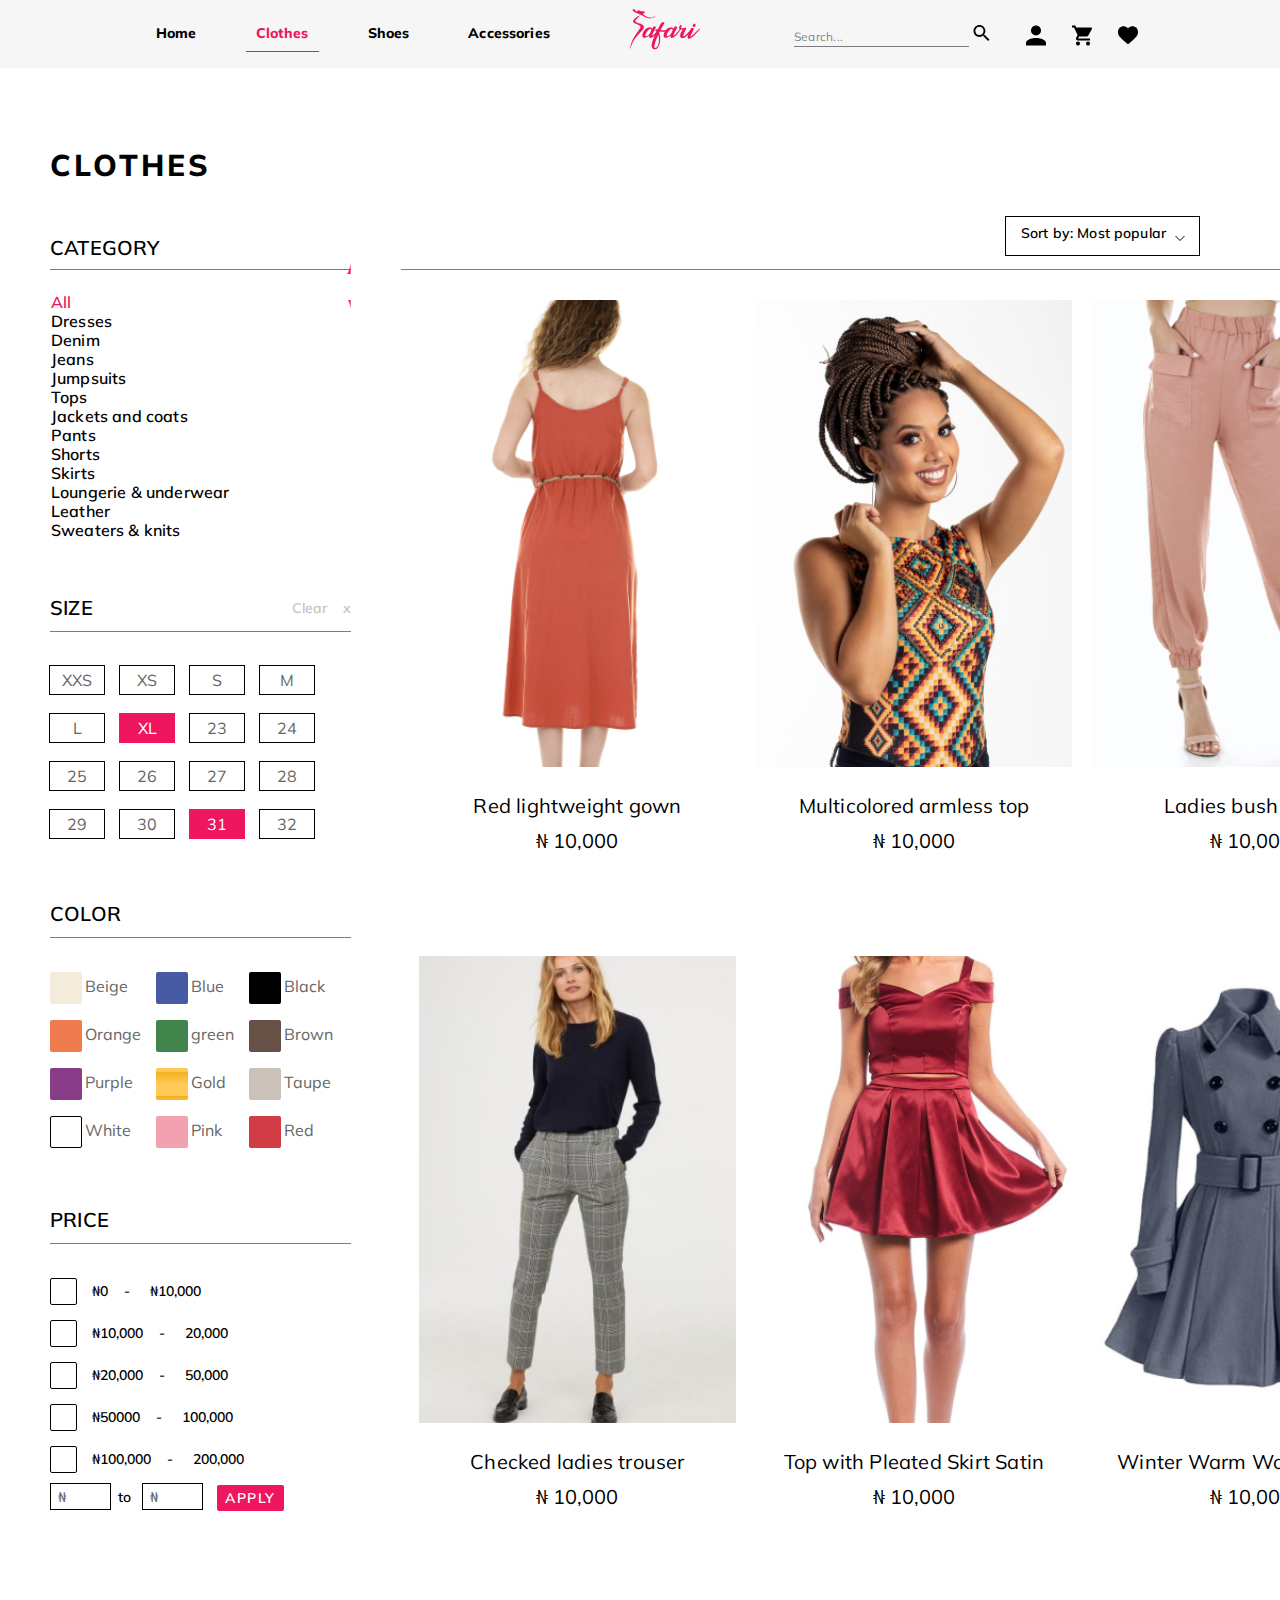
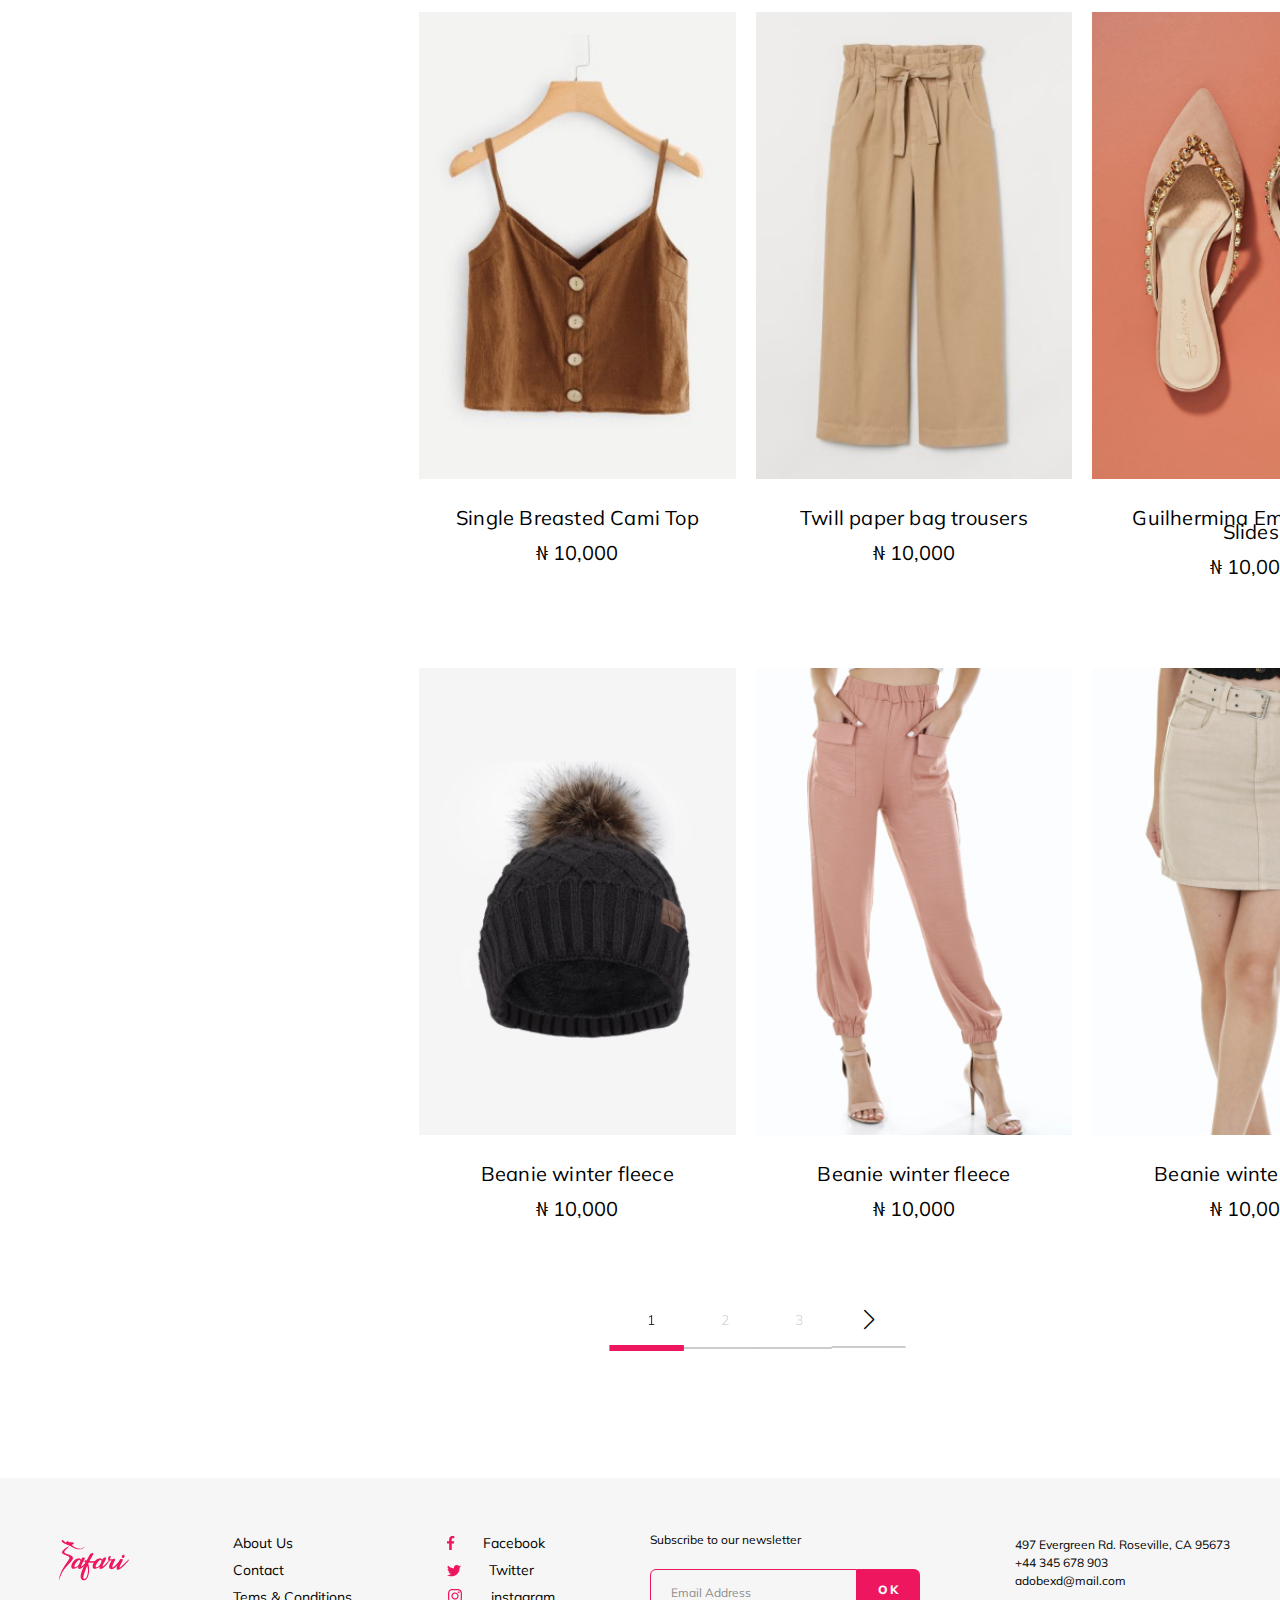
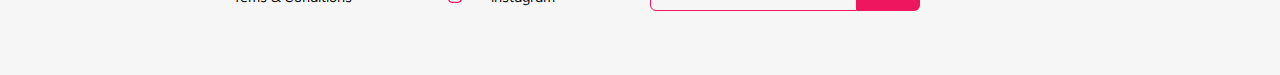
<file: clothes.html>
<!DOCTYPE html>
<html lang="en">
<head>
  <meta charset="UTF-8">
  <meta http-equiv="X-UA-Compatible" content="IE=edge">
  <link rel="shorcut icon" href="img/favicon.png">
  <meta name="viewport" content="width=device-width, initial-scale=1.0">
  <!-- Макет без адаптива, значит маштабирует весь контент.
    <meta name="viewport" content="width=1050">-->
  <!--Для поиска в сети-->
  <meta name="description" content="Рады видеть Вас на нашем сайте.">
  <meta property="og:title" content="Интернет магазин Safari">
  <meta property="og:type" content="website">
  <meta property="og:url" content="https://leska-ver.github.io/elka-Max/"><!-- здесь ссылка на сайт -->
  <meta property="og:image" content="img/ogImage.jpg">
  <meta name="keywords" content="магазин, купить, доставка, одежда, сумки, подарки, обувь, clothes">
  <!-- //Для поиска в сети-->
  <!--Слайдер-->
  <link rel="stylesheet" href="https://cdn.jsdelivr.net/npm/swiper@11/swiper-bundle.min.css" />
  <!--Для компа-->
  <link rel="stylesheet" href="css/choices.min.css">
  <!-- Для табов -->
  <link rel="stylesheet" href="css/accordion.min.css">
  <title>Safari webstore</title>
  <link rel="stylesheet" href="css/normalize.css">
  <link rel="stylesheet" href="css/style.css">
</head>
<body>
  <div class="wrapper">
    <h1 class="visually-hidden">Я для семантики</h1>
    <header class="header">
      <div class="header__container">
        <nav class="header__menu menu">
          <ul class="header__menu-list menu__list">
            <li class="menu__item">
              <a class="menu__link" href="index.html">Home</a>
            </li>
            <li class="menu__item">
              <a class="menu__link menu__link--active" href="clothes.html">Clothes</a>
            </li>
            <li class="menu__item">
              <a class="menu__link" href="shoes.html">Shoes</a>
            </li>
            <li class="menu__item">
              <a class="menu__link" href="accessories.html">Accessories</a>
            </li>
          </ul>
        </nav>
        <a class="header__logo logo" href="#">
          <img class="logo__img" src="img/logo.svg" alt="Интернет магазин Safari" width="70" >
        </a>
        <form class="header__form" action="/search/" target="_blank">
          <input class="header__input" type="search" name="text" required="" minlength="2" maxlength="15" placeholder="Search...">
          <button class="header__search" aria-label="Поиск">
            <svg width="16" height="16" viewbox="0 0 16 16" fill="none" xmlns="http://www.w3.org/2000/svg">
              <path d="M5.94286 0C7.519 0 9.03059 0.62612 10.1451 1.74062C11.2596 2.85512 11.8857 4.36671 11.8857 5.94286C11.8857 7.41486 11.3463 8.768 10.4594 9.81029L10.7063 10.0571H11.4286L16 14.6286L14.6286 16L10.0571 11.4286V10.7063L9.81029 10.4594C8.73193 11.3799 7.36065 11.8856 5.94286 11.8857C4.36671 11.8857 2.85512 11.2596 1.74062 10.1451C0.62612 9.03059 0 7.519 0 5.94286C0 4.36671 0.62612 2.85512 1.74062 1.74062C2.85512 0.62612 4.36671 0 5.94286 0ZM5.94286 1.82857C3.65714 1.82857 1.82857 3.65714 1.82857 5.94286C1.82857 8.22857 3.65714 10.0571 5.94286 10.0571C8.22857 10.0571 10.0571 8.22857 10.0571 5.94286C10.0571 3.65714 8.22857 1.82857 5.94286 1.82857Z" fill="black"/>
              </svg>
          </button>
        </form>
        <ul class="header__list-icon">
          <li class="header__item-icon">
            <a class="header__link-icon" href="account.html">
              <svg width="16" height="16" viewbox="0 0 16 16" fill="none" xmlns="http://www.w3.org/2000/svg">
                <path d="M8 0C9.06087 0 10.0783 0.421427 10.8284 1.17157C11.5786 1.92172 12 2.93913 12 4C12 5.06087 11.5786 6.07828 10.8284 6.82843C10.0783 7.57857 9.06087 8 8 8C6.93913 8 5.92172 7.57857 5.17157 6.82843C4.42143 6.07828 4 5.06087 4 4C4 2.93913 4.42143 1.92172 5.17157 1.17157C5.92172 0.421427 6.93913 0 8 0ZM8 10C12.42 10 16 11.79 16 14V16H0V14C0 11.79 3.58 10 8 10Z" fill="black"/>
              </svg>
            </a>
          </li>
          <li class="header__item-icon">
            <a class="header__link-icon" href="basket.html">
              <svg width="16" height="16" viewbox="0 0 16 16" fill="none" xmlns="http://www.w3.org/2000/svg">
                <path d="M12.8 12.8C11.912 12.8 11.2 13.512 11.2 14.4C11.2 14.8243 11.3686 15.2313 11.6686 15.5314C11.9687 15.8314 12.3757 16 12.8 16C13.2243 16 13.6313 15.8314 13.9314 15.5314C14.2314 15.2313 14.4 14.8243 14.4 14.4C14.4 13.9757 14.2314 13.5687 13.9314 13.2686C13.6313 12.9686 13.2243 12.8 12.8 12.8ZM0 0V1.6H1.6L4.48 7.672L3.392 9.632C3.272 9.856 3.2 10.12 3.2 10.4C3.2 10.8243 3.36857 11.2313 3.66863 11.5314C3.96869 11.8314 4.37565 12 4.8 12H14.4V10.4H5.136C5.08296 10.4 5.03209 10.3789 4.99458 10.3414C4.95707 10.3039 4.936 10.253 4.936 10.2C4.936 10.16 4.944 10.128 4.96 10.104L5.68 8.8H11.64C12.24 8.8 12.768 8.464 13.04 7.976L15.904 2.8C15.96 2.672 16 2.536 16 2.4C16 2.18783 15.9157 1.98434 15.7657 1.83431C15.6157 1.68429 15.4122 1.6 15.2 1.6H3.368L2.616 0H0ZM4.8 12.8C3.912 12.8 3.2 13.512 3.2 14.4C3.2 14.8243 3.36857 15.2313 3.66863 15.5314C3.96869 15.8314 4.37565 16 4.8 16C5.22435 16 5.63131 15.8314 5.93137 15.5314C6.23143 15.2313 6.4 14.8243 6.4 14.4C6.4 13.9757 6.23143 13.5687 5.93137 13.2686C5.63131 12.9686 5.22435 12.8 4.8 12.8Z" fill="black"/>
              </svg>
            </a>
          </li>
          <li class="header__item-icon">
            <a class="header__link-icon" href="#">
              <svg width="16" height="15" viewbox="0 0 16 15" fill="none" xmlns="http://www.w3.org/2000/svg">
                <path d="M14.7307 1.39307C13.9025 0.494751 12.766 0 11.5304 0C10.6068 0 9.76099 0.291992 9.01636 0.867798C8.64062 1.15845 8.30017 1.51404 8 1.92908C7.69995 1.51416 7.35938 1.15845 6.98352 0.867798C6.23901 0.291992 5.39319 0 4.4696 0C3.23401 0 2.09741 0.494751 1.26917 1.39307C0.450806 2.28088 0 3.49377 0 4.80847C0 6.16162 0.504272 7.40027 1.58691 8.70667C2.55542 9.87524 3.94739 11.0615 5.55933 12.4352C6.10974 12.9043 6.73364 13.436 7.38147 14.0024C7.55261 14.1523 7.77222 14.2349 8 14.2349C8.22766 14.2349 8.44739 14.1523 8.61829 14.0027C9.26611 13.4362 9.89038 12.9042 10.441 12.4348C12.0527 11.0614 13.4447 9.87524 14.4132 8.70654C15.4958 7.40027 16 6.16162 16 4.80835C16 3.49377 15.5492 2.28088 14.7307 1.39307Z" fill="black"/>
              </svg>
            </a>
          </li>
        </ul>
      </div>
    </header>
    <main>
      <section class="clothes">
        <div class="clothes__container subtitle">
          <div class="subtitle__block">
            <h2 class="subtitle__h2">CLOTHES</h2>
            <!-- Дропдаун - Выбрать товар -->
            <div class="subtitle__product">
              <select class="subtitle__select" aria-label="Выбрать товар">
                <option value="Самые популярные">Sort by: Most popular</option>
                <option value="Самый популярный">Most popular</option>
                <option value="Самый продаваемый">Best Selling</option>
                <option value="Цена от высокой до низкой">Price: High to Low</option>
                <option value="Цена от низкой до высокой">Price: Low to High</option>
              </select>
            </div>
          </div>
          <div class="clothes__display">
            <div class="clothes__catalog catalog">
              <ul class="catalog__dropfilter dropfilter">
                <li class="dropfilter__item">
                  <div class="catalog__line">
                    <h3 class="catalog__h3 catalog__h3_margin h3">CATEGORY</h3>
                    <ul class="catalog__list">
                      <li class="catalog__item">
                        <button class="catalog__button tabs-button tabs-button--active" data-path="all">All</button>
                      </li>
                      <li class="catalog__item">
                        <button class="catalog__button tabs-button" data-path="dresses">Dresses</button>
                      </li>
                      <li class="catalog__item">
                        <button class="catalog__button tabs-button" data-path="denim">Denim</button>
                      </li>
                      <li class="catalog__item">
                        <button class="catalog__button tabs-button" data-path="jeans">Jeans</button>
                      </li>
                      <li class="catalog__item">
                        <button class="catalog__button tabs-button" data-path="jumpsuits">Jumpsuits</button>
                      </li>
                      <li class="catalog__item">
                        <button class="catalog__button tabs-button" data-path="tops">Tops</button>
                      </li>
                      <li class="catalog__item">
                        <button class="catalog__button tabs-button" data-path="jackets">Jackets and coats</button>
                      </li>
                      <li class="catalog__item">
                        <button class="catalog__button tabs-button" data-path="pants">Pants</button>
                      </li>
                      <li class="catalog__item">
                        <button class="catalog__button tabs-button" data-path="shorts">Shorts</button>
                      </li>
                      <li class="catalog__item">
                        <button class="catalog__button tabs-button" data-path="skirts">Skirts</button>
                      </li>
                      <li class="catalog__item">
                        <button class="catalog__button tabs-button" data-path="loungerie">Loungerie &amp;&nbsp;underwear</button>
                      </li>
                      <li class="catalog__item">
                        <button class="catalog__button tabs-button" data-path="leather">Leather</button>
                      </li>
                      <li class="catalog__item">
                        <button class="catalog__button tabs-button" data-path="sweaters">Sweaters &amp;&nbsp;knits</button>
                      </li>
                    </ul>
                  </div>
                </li>
                <li class="dropfilter__item">
                  <div class="catalog__line">
                    <div class="catalog__tags">
                      <h3 class="catalog__h3 h3">SIZE</h3>
                      <button class="catalog__clear tag-size clear-size size-active size-btn" aria-label="закрыть теги вещей">
                        Clear&nbsp;&nbsp;&nbsp;&nbsp;x
                      </button>
                    </div>
                    <div class="dropfilter__content" data-target="filter">
                      <form class="dropfilter__form" action="#">
                        <label class="dropfilter__label dropfilter__label_furniture furniture" data-filter="xxs" for="xxs">
                          <input class="dropfilter__input clear-size-js" type="checkbox" id="xxs" name="xxs" aria-label="размер">
                          <span>XXS</span>
                        </label>
                        <label class="dropfilter__label dropfilter__label_furniture furniture" data-filter="xs" for="xs">
                          <input class="dropfilter__input clear-size-js" type="checkbox" id="xs" name="xs" aria-label="размер">
                          <span>XS</span>
                        </label>
                        <label class="dropfilter__label dropfilter__label_furniture furniture" data-filter="s" for="s">
                          <input class="dropfilter__input clear-size-js" type="checkbox" id="s" name="s" aria-label="размер">
                          <span>S</span>
                        </label>
                        <label class="dropfilter__label dropfilter__label_furniture furniture" data-filter="m" for="m">
                          <input class="dropfilter__input clear-size-js" type="checkbox" id="m" name="m" aria-label="размер">
                          <span>M</span>
                        </label>  
                        <label class="dropfilter__label dropfilter__label_furniture furniture" data-filter="l" for="l">
                          <input class="dropfilter__input clear-size-js" type="checkbox" id="l" name="l" aria-label="размер">
                          <span>L</span>
                        </label>
                        <label class="dropfilter__label dropfilter__label_furniture furniture" data-filter="xl" for="xl">
                          <input class="dropfilter__input clear-size-js" type="checkbox" id="xl" name="xl" aria-label="размер" checked="checked">
                          <span>XL</span>
                        </label>
                        <label class="dropfilter__label dropfilter__label_furniture furniture" data-filter="d23" for="d23">
                          <input class="dropfilter__input clear-size-js" type="checkbox" id="d23" name="d23" aria-label="размер">
                          <span>23</span>
                        </label>
                        <label class="dropfilter__label dropfilter__label_furniture furniture" data-filter="d24" for="d24">
                          <input class="dropfilter__input clear-size-js" type="checkbox" id="d24" name="d24" aria-label="размер">
                          <span>24</span>
                        </label>          
                        <label class="dropfilter__label dropfilter__label_furniture furniture" data-filter="d25" for="d25">
                          <input class="dropfilter__input clear-size-js" type="checkbox" id="d25" name="d25" aria-label="размер">
                          <span>25</span>
                        </label>
                        <label class="dropfilter__label dropfilter__label_furniture furniture" data-filter="d26" for="d26">
                          <input class="dropfilter__input clear-size-js" type="checkbox" id="d26" name="d26" aria-label="размер">
                          <span>26</span>
                        </label>
                        <label class="dropfilter__label dropfilter__label_furniture furniture" data-filter="d27" for="d27">
                          <input class="dropfilter__input clear-size-js" type="checkbox" id="d27" name="d27" aria-label="размер">
                          <span>27</span>
                        </label>
                        <label class="dropfilter__label dropfilter__label_furniture furniture" data-filter="d28" for="d28">
                          <input class="dropfilter__input clear-size-js" type="checkbox" id="d28" name="d28" aria-label="размер">
                          <span>28</span>
                        </label> 
                        <label class="dropfilter__label dropfilter__label_furniture furniture" data-filter="d29" for="d29">
                          <input class="dropfilter__input clear-size-js" type="checkbox" id="d29" name="d29" aria-label="размер">
                          <span>29</span>
                        </label>
                        <label class="dropfilter__label dropfilter__label_furniture furniture" data-filter="d30" for="d30">
                          <input class="dropfilter__input clear-size-js" type="checkbox" id="d30" name="d30" aria-label="размер">
                          <span>30</span>
                        </label>
                        <label class="dropfilter__label dropfilter__label_furniture furniture" data-filter="d31" for="d31">
                          <input class="dropfilter__input clear-size-js" type="checkbox" id="d31" name="d31" aria-label="размер" checked="checked">
                          <span>31</span>
                        </label>
                        <label class="dropfilter__label dropfilter__label_furniture furniture" data-filter="d32" for="d32">
                          <input class="dropfilter__input clear-size-js" type="checkbox" id="d32" name="d32" aria-label="размер">
                          <span>32</span>
                        </label>       
                      </form>
                    </div>
                  </div>
                </li>  
                <li class="dropfilter__item">
                  <div class="catalog__line">
                    <div class="catalog__tags">
                      <h3 class="catalog__h3 h3">COLOR</h3>
                      <button class="catalog__clear tag-color clear-color color-btn" aria-label="закрыть теги цветов">
                        Clear&nbsp;&nbsp;&nbsp;&nbsp;x
                      </button>  
                    </div> 
                    <div class="dropfilter__content color" data-target="filter">
                      <form class="color__form" action="#" aria-label="Выберите цвет">                  
                        <label class="color__label" data-filter="fil-beige" for="beige">
                          <input class="color__input clear-color-js" id="beige" type="checkbox" name="коричневый" aria-label="Коричневый цвет">
                          <span class="color__beige">Beige</span>
                        </label>
                        <label class="color__label" data-filter="fil-blue" for="blue">
                          <input class="color__input clear-color-js" id="blue" type="checkbox" name="чёрный" aria-label="Чёрный цвет">
                          <span class="color__blue">Blue</span>
                        </label>
                        <label class="color__label" data-filter="fil-black" for="black">
                          <input class="color__input clear-color-js" data-filter="game" id="black" type="checkbox" name="бежевый" aria-label="Бежевый цвет">
                          <span class="color__black">Black</span>
                        </label>
                        <label class="color__label" data-filter="fil-orange" for="orange">
                          <input class="color__input clear-color-js" id="orange" type="checkbox" name="серый" aria-label="Серый цвет">
                          <span class="color__orange">Orange</span>
                        </label>
                        <label class="color__label" data-filter="fil-green" for="green">
                          <input class="color__input clear-color-js" id="green" type="checkbox" name="коричневый" aria-label="Коричневый цвет">
                          <span class="color__green">green</span>
                        </label>
                        <label class="color__label" data-filter="fil-brown" for="brown">
                          <input class="color__input clear-color-js" id="brown" type="checkbox" name="чёрный" aria-label="Чёрный цвет">
                          <span class="color__brown">Brown</span>
                        </label>
                        <label class="color__label" data-filter="fil-purple" for="purple">
                          <input class="color__input clear-color-js" data-filter="game" id="purple" type="checkbox" name="бежевый" aria-label="Бежевый цвет">
                          <span class="color__purple">Purple</span>
                        </label>
                        <label class="color__label" data-filter="fil-gold" for="gold">
                          <input class="color__input clear-color-js" id="gold" type="checkbox" name="серый" aria-label="Серый цвет">
                          <span class="color__gold">Gold</span>
                        </label>
                        <label class="color__label" data-filter="fil-taupe" for="taupe">
                          <input class="color__input clear-color-js" id="taupe" type="checkbox" name="серый" aria-label="Серый цвет">
                          <span class="color__taupe">Taupe</span>
                        </label>
                        <label class="color__label" data-filter="fil-white" for="white">
                          <input class="color__input clear-color-js" id="white" type="checkbox" name="серый" aria-label="Серый цвет">
                          <span class="color__white">White</span>
                        </label>
                        <label class="color__label" data-filter="fil-pink" for="pink">
                          <input class="color__input clear-color-js" id="pink" type="checkbox" name="серый" aria-label="Серый цвет">
                          <span class="color__pink">Pink</span>
                        </label>
                        <label class="color__label" data-filter="fil-red" for="red">
                          <input class="color__input clear-color-js" id="red" type="checkbox" name="серый" aria-label="Серый цвет">
                          <span class="color__red">Red</span>
                        </label>
                      </form> 
                    </div>                
                  </div>
                </li>    
                <li class="dropfilter__item dropfilter__item_priceTop">
                  <div class="catalog__line">
                    <div class="catalog__tags">
                      <h3 class="catalog__h3 h3">PRICE</h3>
                      <button class="catalog__clear tag-price clear-price price-btn" aria-label="закрыть теги цен">
                        Clear&nbsp;&nbsp;&nbsp;&nbsp;x
                      </button>  
                    </div> 
                    <div class="dropfilter__content price" data-target="filter">
                      <form class="price__form" action="#" aria-label="Выберите ценик">                  
                        <label class="price__label" data-filter="fil-n0" for="n0">
                          <input class="price__input clear-price-js" id="n0" type="checkbox" name="₦0" aria-label="От 0 до 10000">
                          <span>₦0&nbsp;&nbsp;&nbsp;&nbsp;-&nbsp;&nbsp;&nbsp;&nbsp;&nbsp;₦10,000</span>
                        </label> 
                        <label class="price__label" data-filter="fil-n10" for="n10">
                          <input class="price__input clear-price-js" id="n10" type="checkbox" name="₦10" aria-label="От 10000 до 20000">
                          <span>₦10,000&nbsp;&nbsp;&nbsp;&nbsp;-&nbsp;&nbsp;&nbsp;&nbsp;&nbsp;20,000</span>
                        </label> 
                        <label class="price__label" data-filter="fil-n20" for="n20">
                          <input class="price__input clear-price-js" id="n20" type="checkbox" name="₦20" aria-label="От 20000 до 50000">
                          <span>₦20,000&nbsp;&nbsp;&nbsp;&nbsp;-&nbsp;&nbsp;&nbsp;&nbsp;&nbsp;50,000</span>
                        </label> 
                        <label class="price__label" data-filter="fil-n50" for="n50">
                          <input class="price__input clear-price-js" id="n50" type="checkbox" name="₦50" aria-label="От 50000 до 100000">
                          <span>₦50000&nbsp;&nbsp;&nbsp;&nbsp;-&nbsp;&nbsp;&nbsp;&nbsp;&nbsp;100,000</span>
                        </label> 
                        <label class="price__label" data-filter="fil-n100" for="n100">
                          <input class="price__input clear-price-js" id="n100" type="checkbox" name="₦100" aria-label="От 100000 до 200000">
                          <span>₦100,000&nbsp;&nbsp;&nbsp;&nbsp;-&nbsp;&nbsp;&nbsp;&nbsp;&nbsp;200,000</span>
                        </label>                        
                      </form>  
                      <form class="price__formNumber" action="#" aria-label="Выберите ценик">
                        <label class="price__labelNumber">
                          <input class="price__inputNumber first-price" type="number" id="first" placeholder="₦" min="0" max="225000"  aria-label="укажите цену">
                        </label>
                        <label class="price__labelNumber">
                          <span>to</span>
                          <input class="price__inputNumber second-price" type="number" id="second" placeholder="₦" min="0" max="225000"  aria-label="укажите цену">
                        </label>
                        <button class="price__btnNumber btn">Apply</button>
                      </form> 
                    </div>                
                  </div>
                </li> 
              </ul>
            </div>
            <div class="clothes__tabs">
              <!-- элемент таба 1-->
              <div class="clothes__swiper swiper tabs-itemJs tabs-itemJs--active" data-target="all">
                <ul class="clothes__wrapper swiper-wrapper">
                  <li class="clothes__slide card swiper-slide" data-filter-card="fil-brown, fil-clear"><!--1-->                  
                    <div class="card__foto card__foto_1">
                      <div class="card__like">
                        <svg width="35" height="35" viewbox="0 0 35 35" fill="none" xmlns="http://www.w3.org/2000/svg">
                          <rect width="35" height="35" fill="white"/>
                          <path d="M18 13.7823L17.5948 13.2221C17.3206 12.8428 17.0128 12.5225 16.6777 12.2633L16.6776 12.2633C16.0189 11.7538 15.2802 11.5 14.4696 11.5C13.3719 11.5 12.3692 11.9376 11.6368 12.7319L18 13.7823ZM18 13.7823L18.4051 13.2221M18 13.7823L18.4051 13.2221M18.4051 13.2221C18.6795 12.8427 18.9872 12.5225 19.3222 12.2633C19.9811 11.7538 20.7198 11.5 21.5304 11.5C22.6281 11.5 23.6307 11.9376 24.3631 12.732C25.0886 13.5189 25.5 14.6073 25.5 15.8083C25.5 17.018 25.0559 18.1476 24.0282 19.3875L24.0282 19.3875C23.0934 20.5155 21.7397 21.6712 20.1167 23.0542L20.1167 23.0543L20.1023 23.0665C19.5554 23.5327 18.9341 24.0623 18.2891 24.6263L18.2889 24.6265C18.2094 24.6962 18.1068 24.7349 18 24.7349C17.8933 24.7349 17.7908 24.6963 17.7109 24.6263L17.7106 24.626C17.0608 24.0579 16.4353 23.5248 15.8856 23.0563L15.8837 23.0546L15.8836 23.0546M18.4051 13.2221L15.8836 23.0546M15.8836 23.0546C14.2604 21.6713 12.9067 20.5155 11.9719 19.3876C10.9442 18.1475 10.5 17.018 10.5 15.8085C10.5 14.6073 10.9114 13.5189 11.6368 12.732L15.8836 23.0546Z" stroke="#ED165F"/>
                        </svg>
                      </div>
                      <button class="card__btn btn">ADD TO CART</button>
                    </div>
                    <div class="card__rubber">
                      <h3 class="card__h3 h3">Red lightweight gown</h3>
                      <p class="card__price desc">₦ 10,000</p>
                    </div>
                  </li>
                  <li class="clothes__slide card swiper-slide" data-filter-card="xs, fil-gold, fil-clear"><!--2-->                   
                    <div class="card__foto card__foto_2">
                      <div class="card__like">
                        <svg width="35" height="35" viewbox="0 0 35 35" fill="none" xmlns="http://www.w3.org/2000/svg">
                          <rect width="35" height="35" fill="white"/>
                          <path d="M18 13.7823L17.5948 13.2221C17.3206 12.8428 17.0128 12.5225 16.6777 12.2633L16.6776 12.2633C16.0189 11.7538 15.2802 11.5 14.4696 11.5C13.3719 11.5 12.3692 11.9376 11.6368 12.7319L18 13.7823ZM18 13.7823L18.4051 13.2221M18 13.7823L18.4051 13.2221M18.4051 13.2221C18.6795 12.8427 18.9872 12.5225 19.3222 12.2633C19.9811 11.7538 20.7198 11.5 21.5304 11.5C22.6281 11.5 23.6307 11.9376 24.3631 12.732C25.0886 13.5189 25.5 14.6073 25.5 15.8083C25.5 17.018 25.0559 18.1476 24.0282 19.3875L24.0282 19.3875C23.0934 20.5155 21.7397 21.6712 20.1167 23.0542L20.1167 23.0543L20.1023 23.0665C19.5554 23.5327 18.9341 24.0623 18.2891 24.6263L18.2889 24.6265C18.2094 24.6962 18.1068 24.7349 18 24.7349C17.8933 24.7349 17.7908 24.6963 17.7109 24.6263L17.7106 24.626C17.0608 24.0579 16.4353 23.5248 15.8856 23.0563L15.8837 23.0546L15.8836 23.0546M18.4051 13.2221L15.8836 23.0546M15.8836 23.0546C14.2604 21.6713 12.9067 20.5155 11.9719 19.3876C10.9442 18.1475 10.5 17.018 10.5 15.8085C10.5 14.6073 10.9114 13.5189 11.6368 12.732L15.8836 23.0546Z" stroke="#ED165F"/>
                        </svg>
                      </div>
                      <button class="card__btn btn">ADD TO CART</button>
                    </div>
                    <div class="card__rubber">
                      <h3 class="card__h3 h3">Multicolored armless top</h3>
                      <p class="card__price desc">₦ 10,000</p>
                    </div>
                  </li>
                  <li class="clothes__slide card swiper-slide" data-filter-card="fil-taupe, fil-clear"><!--3-->                   
                    <div class="card__foto card__foto_3">
                      <div class="card__like">
                        <svg width="35" height="35" viewbox="0 0 35 35" fill="none" xmlns="http://www.w3.org/2000/svg">
                          <rect width="35" height="35" fill="white"/>
                          <path d="M18 13.7823L17.5948 13.2221C17.3206 12.8428 17.0128 12.5225 16.6777 12.2633L16.6776 12.2633C16.0189 11.7538 15.2802 11.5 14.4696 11.5C13.3719 11.5 12.3692 11.9376 11.6368 12.7319L18 13.7823ZM18 13.7823L18.4051 13.2221M18 13.7823L18.4051 13.2221M18.4051 13.2221C18.6795 12.8427 18.9872 12.5225 19.3222 12.2633C19.9811 11.7538 20.7198 11.5 21.5304 11.5C22.6281 11.5 23.6307 11.9376 24.3631 12.732C25.0886 13.5189 25.5 14.6073 25.5 15.8083C25.5 17.018 25.0559 18.1476 24.0282 19.3875L24.0282 19.3875C23.0934 20.5155 21.7397 21.6712 20.1167 23.0542L20.1167 23.0543L20.1023 23.0665C19.5554 23.5327 18.9341 24.0623 18.2891 24.6263L18.2889 24.6265C18.2094 24.6962 18.1068 24.7349 18 24.7349C17.8933 24.7349 17.7908 24.6963 17.7109 24.6263L17.7106 24.626C17.0608 24.0579 16.4353 23.5248 15.8856 23.0563L15.8837 23.0546L15.8836 23.0546M18.4051 13.2221L15.8836 23.0546M15.8836 23.0546C14.2604 21.6713 12.9067 20.5155 11.9719 19.3876C10.9442 18.1475 10.5 17.018 10.5 15.8085C10.5 14.6073 10.9114 13.5189 11.6368 12.732L15.8836 23.0546Z" stroke="#ED165F"/>
                        </svg>
                      </div>
                      <button class="card__btn btn">ADD TO CART</button>
                    </div>
                    <div class="card__rubber">
                      <h3 class="card__h3 h3">Ladies bush pants </h3>
                      <p class="card__price desc">₦ 10,000</p>
                    </div>
                  </li>
                  <li class="clothes__slide card swiper-slide" data-filter-card="xxs, fil-orange, fil-clear"><!--4-->                   
                    <div class="card__foto card__foto_4">
                      <div class="card__like">
                        <svg width="35" height="35" viewbox="0 0 35 35" fill="none" xmlns="http://www.w3.org/2000/svg">
                          <rect width="35" height="35" fill="white"/>
                          <path d="M18 13.7823L17.5948 13.2221C17.3206 12.8428 17.0128 12.5225 16.6777 12.2633L16.6776 12.2633C16.0189 11.7538 15.2802 11.5 14.4696 11.5C13.3719 11.5 12.3692 11.9376 11.6368 12.7319L18 13.7823ZM18 13.7823L18.4051 13.2221M18 13.7823L18.4051 13.2221M18.4051 13.2221C18.6795 12.8427 18.9872 12.5225 19.3222 12.2633C19.9811 11.7538 20.7198 11.5 21.5304 11.5C22.6281 11.5 23.6307 11.9376 24.3631 12.732C25.0886 13.5189 25.5 14.6073 25.5 15.8083C25.5 17.018 25.0559 18.1476 24.0282 19.3875L24.0282 19.3875C23.0934 20.5155 21.7397 21.6712 20.1167 23.0542L20.1167 23.0543L20.1023 23.0665C19.5554 23.5327 18.9341 24.0623 18.2891 24.6263L18.2889 24.6265C18.2094 24.6962 18.1068 24.7349 18 24.7349C17.8933 24.7349 17.7908 24.6963 17.7109 24.6263L17.7106 24.626C17.0608 24.0579 16.4353 23.5248 15.8856 23.0563L15.8837 23.0546L15.8836 23.0546M18.4051 13.2221L15.8836 23.0546M15.8836 23.0546C14.2604 21.6713 12.9067 20.5155 11.9719 19.3876C10.9442 18.1475 10.5 17.018 10.5 15.8085C10.5 14.6073 10.9114 13.5189 11.6368 12.732L15.8836 23.0546Z" stroke="#ED165F"/>
                        </svg>
                      </div>
                      <button class="card__btn btn">ADD TO CART</button>
                    </div>
                    <div class="card__rubber">
                      <h3 class="card__h3 h3">Mini skirt</h3>
                      <p class="card__price desc">₦ 10,000</p>
                    </div>
                  </li>
                  <li class="clothes__slide card swiper-slide" data-filter-card="m, fil-blue, fil-clear"><!--5-->                   
                    <div class="card__foto card__foto_5">
                      <div class="card__like">
                        <svg width="35" height="35" viewbox="0 0 35 35" fill="none" xmlns="http://www.w3.org/2000/svg">
                          <rect width="35" height="35" fill="white"/>
                          <path d="M18 13.7823L17.5948 13.2221C17.3206 12.8428 17.0128 12.5225 16.6777 12.2633L16.6776 12.2633C16.0189 11.7538 15.2802 11.5 14.4696 11.5C13.3719 11.5 12.3692 11.9376 11.6368 12.7319L18 13.7823ZM18 13.7823L18.4051 13.2221M18 13.7823L18.4051 13.2221M18.4051 13.2221C18.6795 12.8427 18.9872 12.5225 19.3222 12.2633C19.9811 11.7538 20.7198 11.5 21.5304 11.5C22.6281 11.5 23.6307 11.9376 24.3631 12.732C25.0886 13.5189 25.5 14.6073 25.5 15.8083C25.5 17.018 25.0559 18.1476 24.0282 19.3875L24.0282 19.3875C23.0934 20.5155 21.7397 21.6712 20.1167 23.0542L20.1167 23.0543L20.1023 23.0665C19.5554 23.5327 18.9341 24.0623 18.2891 24.6263L18.2889 24.6265C18.2094 24.6962 18.1068 24.7349 18 24.7349C17.8933 24.7349 17.7908 24.6963 17.7109 24.6263L17.7106 24.626C17.0608 24.0579 16.4353 23.5248 15.8856 23.0563L15.8837 23.0546L15.8836 23.0546M18.4051 13.2221L15.8836 23.0546M15.8836 23.0546C14.2604 21.6713 12.9067 20.5155 11.9719 19.3876C10.9442 18.1475 10.5 17.018 10.5 15.8085C10.5 14.6073 10.9114 13.5189 11.6368 12.732L15.8836 23.0546Z" stroke="#ED165F"/>
                        </svg>
                      </div>
                      <button class="card__btn btn">ADD TO CART</button>
                    </div>
                    <div class="card__rubber">
                      <h3 class="card__h3 h3">Blue botton-down gown</h3>
                      <p class="card__price desc">₦ 10,000</p>
                    </div>
                  </li>
                  <li class="clothes__slide card swiper-slide" data-filter-card="fil-blue, fil-clear"><!--6-->                   
                    <div class="card__foto card__foto_6">
                      <div class="card__like">
                        <svg width="35" height="35" viewbox="0 0 35 35" fill="none" xmlns="http://www.w3.org/2000/svg">
                          <rect width="35" height="35" fill="white"/>
                          <path d="M18 13.7823L17.5948 13.2221C17.3206 12.8428 17.0128 12.5225 16.6777 12.2633L16.6776 12.2633C16.0189 11.7538 15.2802 11.5 14.4696 11.5C13.3719 11.5 12.3692 11.9376 11.6368 12.7319L18 13.7823ZM18 13.7823L18.4051 13.2221M18 13.7823L18.4051 13.2221M18.4051 13.2221C18.6795 12.8427 18.9872 12.5225 19.3222 12.2633C19.9811 11.7538 20.7198 11.5 21.5304 11.5C22.6281 11.5 23.6307 11.9376 24.3631 12.732C25.0886 13.5189 25.5 14.6073 25.5 15.8083C25.5 17.018 25.0559 18.1476 24.0282 19.3875L24.0282 19.3875C23.0934 20.5155 21.7397 21.6712 20.1167 23.0542L20.1167 23.0543L20.1023 23.0665C19.5554 23.5327 18.9341 24.0623 18.2891 24.6263L18.2889 24.6265C18.2094 24.6962 18.1068 24.7349 18 24.7349C17.8933 24.7349 17.7908 24.6963 17.7109 24.6263L17.7106 24.626C17.0608 24.0579 16.4353 23.5248 15.8856 23.0563L15.8837 23.0546L15.8836 23.0546M18.4051 13.2221L15.8836 23.0546M15.8836 23.0546C14.2604 21.6713 12.9067 20.5155 11.9719 19.3876C10.9442 18.1475 10.5 17.018 10.5 15.8085C10.5 14.6073 10.9114 13.5189 11.6368 12.732L15.8836 23.0546Z" stroke="#ED165F"/>
                        </svg>
                      </div>
                      <button class="card__btn btn">ADD TO CART</button>
                    </div>
                    <div class="card__rubber">
                      <h3 class="card__h3 h3">Checked ladies trouser</h3>
                      <p class="card__price desc">₦ 10,000</p>
                    </div>
                  </li>
                  <li class="clothes__slide card swiper-slide" data-filter-card="fil-green, fil-clear"><!--7-->                   
                    <div class="card__foto card__foto_7">
                      <div class="card__like">
                        <svg width="35" height="35" viewbox="0 0 35 35" fill="none" xmlns="http://www.w3.org/2000/svg">
                          <rect width="35" height="35" fill="white"/>
                          <path d="M18 13.7823L17.5948 13.2221C17.3206 12.8428 17.0128 12.5225 16.6777 12.2633L16.6776 12.2633C16.0189 11.7538 15.2802 11.5 14.4696 11.5C13.3719 11.5 12.3692 11.9376 11.6368 12.7319L18 13.7823ZM18 13.7823L18.4051 13.2221M18 13.7823L18.4051 13.2221M18.4051 13.2221C18.6795 12.8427 18.9872 12.5225 19.3222 12.2633C19.9811 11.7538 20.7198 11.5 21.5304 11.5C22.6281 11.5 23.6307 11.9376 24.3631 12.732C25.0886 13.5189 25.5 14.6073 25.5 15.8083C25.5 17.018 25.0559 18.1476 24.0282 19.3875L24.0282 19.3875C23.0934 20.5155 21.7397 21.6712 20.1167 23.0542L20.1167 23.0543L20.1023 23.0665C19.5554 23.5327 18.9341 24.0623 18.2891 24.6263L18.2889 24.6265C18.2094 24.6962 18.1068 24.7349 18 24.7349C17.8933 24.7349 17.7908 24.6963 17.7109 24.6263L17.7106 24.626C17.0608 24.0579 16.4353 23.5248 15.8856 23.0563L15.8837 23.0546L15.8836 23.0546M18.4051 13.2221L15.8836 23.0546M15.8836 23.0546C14.2604 21.6713 12.9067 20.5155 11.9719 19.3876C10.9442 18.1475 10.5 17.018 10.5 15.8085C10.5 14.6073 10.9114 13.5189 11.6368 12.732L15.8836 23.0546Z" stroke="#ED165F"/>
                        </svg>
                      </div>
                      <button class="card__btn btn">ADD TO CART</button>
                    </div>
                    <div class="card__rubber">
                      <h3 class="card__h3 h3">Top with Pleated Skirt Satin</h3>
                      <p class="card__price desc">₦ 10,000</p>
                    </div>
                  </li>
                  <li class="clothes__slide card swiper-slide" data-filter-card="fil-red, fil-clear"><!--8-->                   
                    <div class="card__foto card__foto_8">
                      <div class="card__like">
                        <svg width="35" height="35" viewbox="0 0 35 35" fill="none" xmlns="http://www.w3.org/2000/svg">
                          <rect width="35" height="35" fill="white"/>
                          <path d="M18 13.7823L17.5948 13.2221C17.3206 12.8428 17.0128 12.5225 16.6777 12.2633L16.6776 12.2633C16.0189 11.7538 15.2802 11.5 14.4696 11.5C13.3719 11.5 12.3692 11.9376 11.6368 12.7319L18 13.7823ZM18 13.7823L18.4051 13.2221M18 13.7823L18.4051 13.2221M18.4051 13.2221C18.6795 12.8427 18.9872 12.5225 19.3222 12.2633C19.9811 11.7538 20.7198 11.5 21.5304 11.5C22.6281 11.5 23.6307 11.9376 24.3631 12.732C25.0886 13.5189 25.5 14.6073 25.5 15.8083C25.5 17.018 25.0559 18.1476 24.0282 19.3875L24.0282 19.3875C23.0934 20.5155 21.7397 21.6712 20.1167 23.0542L20.1167 23.0543L20.1023 23.0665C19.5554 23.5327 18.9341 24.0623 18.2891 24.6263L18.2889 24.6265C18.2094 24.6962 18.1068 24.7349 18 24.7349C17.8933 24.7349 17.7908 24.6963 17.7109 24.6263L17.7106 24.626C17.0608 24.0579 16.4353 23.5248 15.8856 23.0563L15.8837 23.0546L15.8836 23.0546M18.4051 13.2221L15.8836 23.0546M15.8836 23.0546C14.2604 21.6713 12.9067 20.5155 11.9719 19.3876C10.9442 18.1475 10.5 17.018 10.5 15.8085C10.5 14.6073 10.9114 13.5189 11.6368 12.732L15.8836 23.0546Z" stroke="#ED165F"/>
                        </svg>
                      </div>
                      <button class="card__btn btn">ADD TO CART</button>
                    </div>
                    <div class="card__rubber">
                      <h3 class="card__h3 h3">Winter Warm Woolen Parka</h3>
                      <p class="card__price desc">₦ 10,000</p>
                    </div>
                  </li>
                  <li class="clothes__slide card swiper-slide" data-filter-card="d23, fil-brown, fil-clear"><!--9-->                   
                    <div class="card__foto card__foto_9">
                      <div class="card__like">
                        <svg width="35" height="35" viewbox="0 0 35 35" fill="none" xmlns="http://www.w3.org/2000/svg">
                          <rect width="35" height="35" fill="white"/>
                          <path d="M18 13.7823L17.5948 13.2221C17.3206 12.8428 17.0128 12.5225 16.6777 12.2633L16.6776 12.2633C16.0189 11.7538 15.2802 11.5 14.4696 11.5C13.3719 11.5 12.3692 11.9376 11.6368 12.7319L18 13.7823ZM18 13.7823L18.4051 13.2221M18 13.7823L18.4051 13.2221M18.4051 13.2221C18.6795 12.8427 18.9872 12.5225 19.3222 12.2633C19.9811 11.7538 20.7198 11.5 21.5304 11.5C22.6281 11.5 23.6307 11.9376 24.3631 12.732C25.0886 13.5189 25.5 14.6073 25.5 15.8083C25.5 17.018 25.0559 18.1476 24.0282 19.3875L24.0282 19.3875C23.0934 20.5155 21.7397 21.6712 20.1167 23.0542L20.1167 23.0543L20.1023 23.0665C19.5554 23.5327 18.9341 24.0623 18.2891 24.6263L18.2889 24.6265C18.2094 24.6962 18.1068 24.7349 18 24.7349C17.8933 24.7349 17.7908 24.6963 17.7109 24.6263L17.7106 24.626C17.0608 24.0579 16.4353 23.5248 15.8856 23.0563L15.8837 23.0546L15.8836 23.0546M18.4051 13.2221L15.8836 23.0546M15.8836 23.0546C14.2604 21.6713 12.9067 20.5155 11.9719 19.3876C10.9442 18.1475 10.5 17.018 10.5 15.8085C10.5 14.6073 10.9114 13.5189 11.6368 12.732L15.8836 23.0546Z" stroke="#ED165F"/>
                        </svg>
                      </div>
                      <button class="card__btn btn">ADD TO CART</button>
                    </div>
                    <div class="card__rubber">
                      <h3 class="card__h3 h3">Summer Dress for Women</h3>
                      <p class="card__price desc">₦ 10,000</p>
                    </div>
                  </li>
                  <li class="clothes__slide card swiper-slide" data-filter-card="fil-white, fil-clear"><!--10-->                   
                    <div class="card__foto card__foto_10">
                      <div class="card__like">
                        <svg width="35" height="35" viewbox="0 0 35 35" fill="none" xmlns="http://www.w3.org/2000/svg">
                          <rect width="35" height="35" fill="white"/>
                          <path d="M18 13.7823L17.5948 13.2221C17.3206 12.8428 17.0128 12.5225 16.6777 12.2633L16.6776 12.2633C16.0189 11.7538 15.2802 11.5 14.4696 11.5C13.3719 11.5 12.3692 11.9376 11.6368 12.7319L18 13.7823ZM18 13.7823L18.4051 13.2221M18 13.7823L18.4051 13.2221M18.4051 13.2221C18.6795 12.8427 18.9872 12.5225 19.3222 12.2633C19.9811 11.7538 20.7198 11.5 21.5304 11.5C22.6281 11.5 23.6307 11.9376 24.3631 12.732C25.0886 13.5189 25.5 14.6073 25.5 15.8083C25.5 17.018 25.0559 18.1476 24.0282 19.3875L24.0282 19.3875C23.0934 20.5155 21.7397 21.6712 20.1167 23.0542L20.1167 23.0543L20.1023 23.0665C19.5554 23.5327 18.9341 24.0623 18.2891 24.6263L18.2889 24.6265C18.2094 24.6962 18.1068 24.7349 18 24.7349C17.8933 24.7349 17.7908 24.6963 17.7109 24.6263L17.7106 24.626C17.0608 24.0579 16.4353 23.5248 15.8856 23.0563L15.8837 23.0546L15.8836 23.0546M18.4051 13.2221L15.8836 23.0546M15.8836 23.0546C14.2604 21.6713 12.9067 20.5155 11.9719 19.3876C10.9442 18.1475 10.5 17.018 10.5 15.8085C10.5 14.6073 10.9114 13.5189 11.6368 12.732L15.8836 23.0546Z" stroke="#ED165F"/>
                        </svg>
                      </div>
                      <button class="card__btn btn">ADD TO CART</button>
                    </div>
                    <div class="card__rubber">
                      <h3 class="card__h3 h3">Women office suit</h3>
                      <p class="card__price desc">₦ 10,000</p>
                    </div>
                  </li>
                  <li class="clothes__slide card swiper-slide" data-filter-card="s, fil-gold, fil-clear"><!--11-->                  
                    <div class="card__foto card__foto_11">
                      <div class="card__like">
                        <svg width="35" height="35" viewbox="0 0 35 35" fill="none" xmlns="http://www.w3.org/2000/svg">
                          <rect width="35" height="35" fill="white"/>
                          <path d="M18 13.7823L17.5948 13.2221C17.3206 12.8428 17.0128 12.5225 16.6777 12.2633L16.6776 12.2633C16.0189 11.7538 15.2802 11.5 14.4696 11.5C13.3719 11.5 12.3692 11.9376 11.6368 12.7319L18 13.7823ZM18 13.7823L18.4051 13.2221M18 13.7823L18.4051 13.2221M18.4051 13.2221C18.6795 12.8427 18.9872 12.5225 19.3222 12.2633C19.9811 11.7538 20.7198 11.5 21.5304 11.5C22.6281 11.5 23.6307 11.9376 24.3631 12.732C25.0886 13.5189 25.5 14.6073 25.5 15.8083C25.5 17.018 25.0559 18.1476 24.0282 19.3875L24.0282 19.3875C23.0934 20.5155 21.7397 21.6712 20.1167 23.0542L20.1167 23.0543L20.1023 23.0665C19.5554 23.5327 18.9341 24.0623 18.2891 24.6263L18.2889 24.6265C18.2094 24.6962 18.1068 24.7349 18 24.7349C17.8933 24.7349 17.7908 24.6963 17.7109 24.6263L17.7106 24.626C17.0608 24.0579 16.4353 23.5248 15.8856 23.0563L15.8837 23.0546L15.8836 23.0546M18.4051 13.2221L15.8836 23.0546M15.8836 23.0546C14.2604 21.6713 12.9067 20.5155 11.9719 19.3876C10.9442 18.1475 10.5 17.018 10.5 15.8085C10.5 14.6073 10.9114 13.5189 11.6368 12.732L15.8836 23.0546Z" stroke="#ED165F"/>
                        </svg>
                      </div>
                      <button class="card__btn btn">ADD TO CART</button>
                    </div>
                    <div class="card__rubber">
                      <h3 class="card__h3 h3">Single Breasted Cami Top</h3>
                      <p class="card__price desc">₦ 10,000</p>
                    </div>
                  </li>
                  <li class="clothes__slide card swiper-slide" data-filter-card="xl, fil-pink, fil-clear"><!--12-->                  
                    <div class="card__foto card__foto_12">
                      <div class="card__like">
                        <svg width="35" height="35" viewbox="0 0 35 35" fill="none" xmlns="http://www.w3.org/2000/svg">
                          <rect width="35" height="35" fill="white"/>
                          <path d="M18 13.7823L17.5948 13.2221C17.3206 12.8428 17.0128 12.5225 16.6777 12.2633L16.6776 12.2633C16.0189 11.7538 15.2802 11.5 14.4696 11.5C13.3719 11.5 12.3692 11.9376 11.6368 12.7319L18 13.7823ZM18 13.7823L18.4051 13.2221M18 13.7823L18.4051 13.2221M18.4051 13.2221C18.6795 12.8427 18.9872 12.5225 19.3222 12.2633C19.9811 11.7538 20.7198 11.5 21.5304 11.5C22.6281 11.5 23.6307 11.9376 24.3631 12.732C25.0886 13.5189 25.5 14.6073 25.5 15.8083C25.5 17.018 25.0559 18.1476 24.0282 19.3875L24.0282 19.3875C23.0934 20.5155 21.7397 21.6712 20.1167 23.0542L20.1167 23.0543L20.1023 23.0665C19.5554 23.5327 18.9341 24.0623 18.2891 24.6263L18.2889 24.6265C18.2094 24.6962 18.1068 24.7349 18 24.7349C17.8933 24.7349 17.7908 24.6963 17.7109 24.6263L17.7106 24.626C17.0608 24.0579 16.4353 23.5248 15.8856 23.0563L15.8837 23.0546L15.8836 23.0546M18.4051 13.2221L15.8836 23.0546M15.8836 23.0546C14.2604 21.6713 12.9067 20.5155 11.9719 19.3876C10.9442 18.1475 10.5 17.018 10.5 15.8085C10.5 14.6073 10.9114 13.5189 11.6368 12.732L15.8836 23.0546Z" stroke="#ED165F"/>
                        </svg>
                      </div>
                      <button class="card__btn btn">ADD TO CART</button>
                    </div>
                    <div class="card__rubber">
                      <h3 class="card__h3 h3">Twill paper bag trousers</h3>
                      <p class="card__price desc">₦ 10,000</p>
                    </div>
                  </li> 
                  <!-- Добавила пару повторов, чтобы навигация была видна. В макете нет дополнительных карточек. -->
                  <li class="clothes__slide card swiper-slide" data-filter-card="d27, fil-orange, fil-clear">                 
                    <div class="card__foto card__foto_13">
                      <div class="card__like">
                        <svg width="35" height="35" viewbox="0 0 35 35" fill="none" xmlns="http://www.w3.org/2000/svg">
                          <rect width="35" height="35" fill="white"/>
                          <path d="M18 13.7823L17.5948 13.2221C17.3206 12.8428 17.0128 12.5225 16.6777 12.2633L16.6776 12.2633C16.0189 11.7538 15.2802 11.5 14.4696 11.5C13.3719 11.5 12.3692 11.9376 11.6368 12.7319L18 13.7823ZM18 13.7823L18.4051 13.2221M18 13.7823L18.4051 13.2221M18.4051 13.2221C18.6795 12.8427 18.9872 12.5225 19.3222 12.2633C19.9811 11.7538 20.7198 11.5 21.5304 11.5C22.6281 11.5 23.6307 11.9376 24.3631 12.732C25.0886 13.5189 25.5 14.6073 25.5 15.8083C25.5 17.018 25.0559 18.1476 24.0282 19.3875L24.0282 19.3875C23.0934 20.5155 21.7397 21.6712 20.1167 23.0542L20.1167 23.0543L20.1023 23.0665C19.5554 23.5327 18.9341 24.0623 18.2891 24.6263L18.2889 24.6265C18.2094 24.6962 18.1068 24.7349 18 24.7349C17.8933 24.7349 17.7908 24.6963 17.7109 24.6263L17.7106 24.626C17.0608 24.0579 16.4353 23.5248 15.8856 23.0563L15.8837 23.0546L15.8836 23.0546M18.4051 13.2221L15.8836 23.0546M15.8836 23.0546C14.2604 21.6713 12.9067 20.5155 11.9719 19.3876C10.9442 18.1475 10.5 17.018 10.5 15.8085C10.5 14.6073 10.9114 13.5189 11.6368 12.732L15.8836 23.0546Z" stroke="#ED165F"/>
                        </svg>
                      </div>
                      <button class="card__btn btn">ADD TO CART</button>
                    </div>
                    <div class="card__rubber">
                      <h3 class="card__h3 h3">Guilhermina Embellished Slides</h3>
                      <p class="card__price desc">₦ 10,000</p>
                    </div>
                  </li>
                  <li class="clothes__slide card swiper-slide" data-filter-card="d25, fil-red, fil-clear">                 
                    <div class="card__foto card__foto_14">
                      <div class="card__like">
                        <svg width="35" height="35" viewbox="0 0 35 35" fill="none" xmlns="http://www.w3.org/2000/svg">
                          <rect width="35" height="35" fill="white"/>
                          <path d="M18 13.7823L17.5948 13.2221C17.3206 12.8428 17.0128 12.5225 16.6777 12.2633L16.6776 12.2633C16.0189 11.7538 15.2802 11.5 14.4696 11.5C13.3719 11.5 12.3692 11.9376 11.6368 12.7319L18 13.7823ZM18 13.7823L18.4051 13.2221M18 13.7823L18.4051 13.2221M18.4051 13.2221C18.6795 12.8427 18.9872 12.5225 19.3222 12.2633C19.9811 11.7538 20.7198 11.5 21.5304 11.5C22.6281 11.5 23.6307 11.9376 24.3631 12.732C25.0886 13.5189 25.5 14.6073 25.5 15.8083C25.5 17.018 25.0559 18.1476 24.0282 19.3875L24.0282 19.3875C23.0934 20.5155 21.7397 21.6712 20.1167 23.0542L20.1167 23.0543L20.1023 23.0665C19.5554 23.5327 18.9341 24.0623 18.2891 24.6263L18.2889 24.6265C18.2094 24.6962 18.1068 24.7349 18 24.7349C17.8933 24.7349 17.7908 24.6963 17.7109 24.6263L17.7106 24.626C17.0608 24.0579 16.4353 23.5248 15.8856 23.0563L15.8837 23.0546L15.8836 23.0546M18.4051 13.2221L15.8836 23.0546M15.8836 23.0546C14.2604 21.6713 12.9067 20.5155 11.9719 19.3876C10.9442 18.1475 10.5 17.018 10.5 15.8085C10.5 14.6073 10.9114 13.5189 11.6368 12.732L15.8836 23.0546Z" stroke="#ED165F"/>
                        </svg>
                      </div>
                      <button class="card__btn btn">ADD TO CART</button>
                    </div>
                    <div class="card__rubber">
                      <h3 class="card__h3 h3">Superga Plaid Sneakers</h3>
                      <p class="card__price desc">₦ 10,000</p>
                    </div>
                  </li>
                  <li class="clothes__slide card swiper-slide" data-filter-card="d28, fil-taupe, fil-clear">                 
                    <div class="card__foto card__foto_15">
                      <div class="card__like">
                        <svg width="35" height="35" viewbox="0 0 35 35" fill="none" xmlns="http://www.w3.org/2000/svg">
                          <rect width="35" height="35" fill="white"/>
                          <path d="M18 13.7823L17.5948 13.2221C17.3206 12.8428 17.0128 12.5225 16.6777 12.2633L16.6776 12.2633C16.0189 11.7538 15.2802 11.5 14.4696 11.5C13.3719 11.5 12.3692 11.9376 11.6368 12.7319L18 13.7823ZM18 13.7823L18.4051 13.2221M18 13.7823L18.4051 13.2221M18.4051 13.2221C18.6795 12.8427 18.9872 12.5225 19.3222 12.2633C19.9811 11.7538 20.7198 11.5 21.5304 11.5C22.6281 11.5 23.6307 11.9376 24.3631 12.732C25.0886 13.5189 25.5 14.6073 25.5 15.8083C25.5 17.018 25.0559 18.1476 24.0282 19.3875L24.0282 19.3875C23.0934 20.5155 21.7397 21.6712 20.1167 23.0542L20.1167 23.0543L20.1023 23.0665C19.5554 23.5327 18.9341 24.0623 18.2891 24.6263L18.2889 24.6265C18.2094 24.6962 18.1068 24.7349 18 24.7349C17.8933 24.7349 17.7908 24.6963 17.7109 24.6263L17.7106 24.626C17.0608 24.0579 16.4353 23.5248 15.8856 23.0563L15.8837 23.0546L15.8836 23.0546M18.4051 13.2221L15.8836 23.0546M15.8836 23.0546C14.2604 21.6713 12.9067 20.5155 11.9719 19.3876C10.9442 18.1475 10.5 17.018 10.5 15.8085C10.5 14.6073 10.9114 13.5189 11.6368 12.732L15.8836 23.0546Z" stroke="#ED165F"/>
                        </svg>
                      </div>
                      <button class="card__btn btn">ADD TO CART</button>
                    </div>
                    <div class="card__rubber">
                      <h3 class="card__h3 h3">Checked ladies trouser</h3>
                      <p class="card__price desc">₦ 10,000</p>
                    </div>
                  </li>
                  <li class="clothes__slide card swiper-slide" data-filter-card="l, fil-black, fil-clear">                 
                    <div class="card__foto card__foto_16">
                      <div class="card__like">
                        <svg width="35" height="35" viewbox="0 0 35 35" fill="none" xmlns="http://www.w3.org/2000/svg">
                          <rect width="35" height="35" fill="white"/>
                          <path d="M18 13.7823L17.5948 13.2221C17.3206 12.8428 17.0128 12.5225 16.6777 12.2633L16.6776 12.2633C16.0189 11.7538 15.2802 11.5 14.4696 11.5C13.3719 11.5 12.3692 11.9376 11.6368 12.7319L18 13.7823ZM18 13.7823L18.4051 13.2221M18 13.7823L18.4051 13.2221M18.4051 13.2221C18.6795 12.8427 18.9872 12.5225 19.3222 12.2633C19.9811 11.7538 20.7198 11.5 21.5304 11.5C22.6281 11.5 23.6307 11.9376 24.3631 12.732C25.0886 13.5189 25.5 14.6073 25.5 15.8083C25.5 17.018 25.0559 18.1476 24.0282 19.3875L24.0282 19.3875C23.0934 20.5155 21.7397 21.6712 20.1167 23.0542L20.1167 23.0543L20.1023 23.0665C19.5554 23.5327 18.9341 24.0623 18.2891 24.6263L18.2889 24.6265C18.2094 24.6962 18.1068 24.7349 18 24.7349C17.8933 24.7349 17.7908 24.6963 17.7109 24.6263L17.7106 24.626C17.0608 24.0579 16.4353 23.5248 15.8856 23.0563L15.8837 23.0546L15.8836 23.0546M18.4051 13.2221L15.8836 23.0546M15.8836 23.0546C14.2604 21.6713 12.9067 20.5155 11.9719 19.3876C10.9442 18.1475 10.5 17.018 10.5 15.8085C10.5 14.6073 10.9114 13.5189 11.6368 12.732L15.8836 23.0546Z" stroke="#ED165F"/>
                        </svg>
                      </div>
                      <button class="card__btn btn">ADD TO CART</button>
                    </div>
                    <div class="card__rubber">
                      <h3 class="card__h3 h3">Beanie winter fleece</h3>
                      <p class="card__price desc">₦ 10,000</p>
                    </div> 
                  </li> 
                  <li class="clothes__slide card swiper-slide" data-filter-card="fil-taupe, fil-clear">                   
                    <div class="card__foto card__foto_3">
                      <div class="card__like">
                        <svg width="35" height="35" viewbox="0 0 35 35" fill="none" xmlns="http://www.w3.org/2000/svg">
                          <rect width="35" height="35" fill="white"/>
                          <path d="M18 13.7823L17.5948 13.2221C17.3206 12.8428 17.0128 12.5225 16.6777 12.2633L16.6776 12.2633C16.0189 11.7538 15.2802 11.5 14.4696 11.5C13.3719 11.5 12.3692 11.9376 11.6368 12.7319L18 13.7823ZM18 13.7823L18.4051 13.2221M18 13.7823L18.4051 13.2221M18.4051 13.2221C18.6795 12.8427 18.9872 12.5225 19.3222 12.2633C19.9811 11.7538 20.7198 11.5 21.5304 11.5C22.6281 11.5 23.6307 11.9376 24.3631 12.732C25.0886 13.5189 25.5 14.6073 25.5 15.8083C25.5 17.018 25.0559 18.1476 24.0282 19.3875L24.0282 19.3875C23.0934 20.5155 21.7397 21.6712 20.1167 23.0542L20.1167 23.0543L20.1023 23.0665C19.5554 23.5327 18.9341 24.0623 18.2891 24.6263L18.2889 24.6265C18.2094 24.6962 18.1068 24.7349 18 24.7349C17.8933 24.7349 17.7908 24.6963 17.7109 24.6263L17.7106 24.626C17.0608 24.0579 16.4353 23.5248 15.8856 23.0563L15.8837 23.0546L15.8836 23.0546M18.4051 13.2221L15.8836 23.0546M15.8836 23.0546C14.2604 21.6713 12.9067 20.5155 11.9719 19.3876C10.9442 18.1475 10.5 17.018 10.5 15.8085C10.5 14.6073 10.9114 13.5189 11.6368 12.732L15.8836 23.0546Z" stroke="#ED165F"/>
                        </svg>
                      </div>
                      <button class="card__btn btn">ADD TO CART</button>
                    </div>
                    <div class="card__rubber">
                      <h3 class="card__h3 h3">Beanie winter fleece</h3>
                      <p class="card__price desc">₦ 10,000</p>
                    </div> 
                  </li>
                  <li class="clothes__slide card swiper-slide" data-filter-card="xxs, fil-orange, fil-clear">                  
                    <div class="card__foto card__foto_4">
                      <div class="card__like">
                        <svg width="35" height="35" viewbox="0 0 35 35" fill="none" xmlns="http://www.w3.org/2000/svg">
                          <rect width="35" height="35" fill="white"/>
                          <path d="M18 13.7823L17.5948 13.2221C17.3206 12.8428 17.0128 12.5225 16.6777 12.2633L16.6776 12.2633C16.0189 11.7538 15.2802 11.5 14.4696 11.5C13.3719 11.5 12.3692 11.9376 11.6368 12.7319L18 13.7823ZM18 13.7823L18.4051 13.2221M18 13.7823L18.4051 13.2221M18.4051 13.2221C18.6795 12.8427 18.9872 12.5225 19.3222 12.2633C19.9811 11.7538 20.7198 11.5 21.5304 11.5C22.6281 11.5 23.6307 11.9376 24.3631 12.732C25.0886 13.5189 25.5 14.6073 25.5 15.8083C25.5 17.018 25.0559 18.1476 24.0282 19.3875L24.0282 19.3875C23.0934 20.5155 21.7397 21.6712 20.1167 23.0542L20.1167 23.0543L20.1023 23.0665C19.5554 23.5327 18.9341 24.0623 18.2891 24.6263L18.2889 24.6265C18.2094 24.6962 18.1068 24.7349 18 24.7349C17.8933 24.7349 17.7908 24.6963 17.7109 24.6263L17.7106 24.626C17.0608 24.0579 16.4353 23.5248 15.8856 23.0563L15.8837 23.0546L15.8836 23.0546M18.4051 13.2221L15.8836 23.0546M15.8836 23.0546C14.2604 21.6713 12.9067 20.5155 11.9719 19.3876C10.9442 18.1475 10.5 17.018 10.5 15.8085C10.5 14.6073 10.9114 13.5189 11.6368 12.732L15.8836 23.0546Z" stroke="#ED165F"/>
                        </svg>
                      </div>
                      <button class="card__btn btn">ADD TO CART</button>
                    </div>
                    <div class="card__rubber">
                      <h3 class="card__h3 h3">Beanie winter fleece</h3>
                      <p class="card__price desc">₦ 10,000</p>
                    </div> 
                  </li>
                  <li class="clothes__slide card swiper-slide" data-filter-card="m, fil-blue, fil-clear">                
                    <div class="card__foto card__foto_5">
                      <div class="card__like">
                        <svg width="35" height="35" viewbox="0 0 35 35" fill="none" xmlns="http://www.w3.org/2000/svg">
                          <rect width="35" height="35" fill="white"/>
                          <path d="M18 13.7823L17.5948 13.2221C17.3206 12.8428 17.0128 12.5225 16.6777 12.2633L16.6776 12.2633C16.0189 11.7538 15.2802 11.5 14.4696 11.5C13.3719 11.5 12.3692 11.9376 11.6368 12.7319L18 13.7823ZM18 13.7823L18.4051 13.2221M18 13.7823L18.4051 13.2221M18.4051 13.2221C18.6795 12.8427 18.9872 12.5225 19.3222 12.2633C19.9811 11.7538 20.7198 11.5 21.5304 11.5C22.6281 11.5 23.6307 11.9376 24.3631 12.732C25.0886 13.5189 25.5 14.6073 25.5 15.8083C25.5 17.018 25.0559 18.1476 24.0282 19.3875L24.0282 19.3875C23.0934 20.5155 21.7397 21.6712 20.1167 23.0542L20.1167 23.0543L20.1023 23.0665C19.5554 23.5327 18.9341 24.0623 18.2891 24.6263L18.2889 24.6265C18.2094 24.6962 18.1068 24.7349 18 24.7349C17.8933 24.7349 17.7908 24.6963 17.7109 24.6263L17.7106 24.626C17.0608 24.0579 16.4353 23.5248 15.8856 23.0563L15.8837 23.0546L15.8836 23.0546M18.4051 13.2221L15.8836 23.0546M15.8836 23.0546C14.2604 21.6713 12.9067 20.5155 11.9719 19.3876C10.9442 18.1475 10.5 17.018 10.5 15.8085C10.5 14.6073 10.9114 13.5189 11.6368 12.732L15.8836 23.0546Z" stroke="#ED165F"/>
                        </svg>
                      </div>
                      <button class="card__btn btn">ADD TO CART</button>
                    </div>
                    <div class="card__rubber">
                      <h3 class="card__h3 h3">Beanie winter fleece</h3>
                      <p class="card__price desc">₦ 10,000</p>
                    </div> 
                  </li>
                  <li class="clothes__slide card swiper-slide" data-filter-card="fil-blue, fil-clear">                
                    <div class="card__foto card__foto_11">
                      <div class="card__like">
                        <svg width="35" height="35" viewbox="0 0 35 35" fill="none" xmlns="http://www.w3.org/2000/svg">
                          <rect width="35" height="35" fill="white"/>
                          <path d="M18 13.7823L17.5948 13.2221C17.3206 12.8428 17.0128 12.5225 16.6777 12.2633L16.6776 12.2633C16.0189 11.7538 15.2802 11.5 14.4696 11.5C13.3719 11.5 12.3692 11.9376 11.6368 12.7319L18 13.7823ZM18 13.7823L18.4051 13.2221M18 13.7823L18.4051 13.2221M18.4051 13.2221C18.6795 12.8427 18.9872 12.5225 19.3222 12.2633C19.9811 11.7538 20.7198 11.5 21.5304 11.5C22.6281 11.5 23.6307 11.9376 24.3631 12.732C25.0886 13.5189 25.5 14.6073 25.5 15.8083C25.5 17.018 25.0559 18.1476 24.0282 19.3875L24.0282 19.3875C23.0934 20.5155 21.7397 21.6712 20.1167 23.0542L20.1167 23.0543L20.1023 23.0665C19.5554 23.5327 18.9341 24.0623 18.2891 24.6263L18.2889 24.6265C18.2094 24.6962 18.1068 24.7349 18 24.7349C17.8933 24.7349 17.7908 24.6963 17.7109 24.6263L17.7106 24.626C17.0608 24.0579 16.4353 23.5248 15.8856 23.0563L15.8837 23.0546L15.8836 23.0546M18.4051 13.2221L15.8836 23.0546M15.8836 23.0546C14.2604 21.6713 12.9067 20.5155 11.9719 19.3876C10.9442 18.1475 10.5 17.018 10.5 15.8085C10.5 14.6073 10.9114 13.5189 11.6368 12.732L15.8836 23.0546Z" stroke="#ED165F"/>
                        </svg>
                      </div>
                      <button class="card__btn btn">ADD TO CART</button>
                    </div>
                    <div class="card__rubber">
                      <h3 class="card__h3 h3">Moon and star neckpiece</h3>
                      <p class="card__price desc">₦ 10,000</p>
                    </div>
                  </li>                
                </ul>                
                <div class="clothes__navigation mixins">           
                  <div class="mixins__next swiper-button-next"></div>
                  <div class="mixins__pagination swiper-pagination"></div>
                  <div class="mixins__prev swiper-button-prev"></div>
                </div>
              </div>              
              <!-- элемент таба 2-->
              <div class="clothes__dresses tabs-itemJs" data-target="dresses">
                <h3 class="clothes__h3 h3">Dresses</h3>
              </div>
              <!-- элемент таба 3-->
              <div class="clothes__denim tabs-itemJs" data-target="denim">
                <h3 class="clothes__h3 h3">Ddenim</h3>
              </div>
              <!-- элемент таба 4-->
              <div class="clothes__jeans tabs-itemJs" data-target="jeans">
                <h3 class="clothes__h3 h3">Jeans</h3>
              </div>
              <!-- элемент таба 5-->
              <div class="clothes__jumpsuits tabs-itemJs" data-target="jumpsuits">
                <h3 class="clothes__h3 h3">Jumpsuits</h3>
              </div>
              <!-- элемент таба 6-->
              <div class="clothes__tops tabs-itemJs" data-target="tops">
                <h3 class="clothes__h3 h3">Tops</h3>
              </div>
              <!-- элемент таба 7-->
              <div class="clothes__jackets tabs-itemJs" data-target="jackets">
                <h3 class="clothes__h3 h3">Jackets and coats</h3>
              </div>
              <!-- элемент таба 8-->
              <div class="clothes__pants tabs-itemJs" data-target="pants">
                <h3 class="clothes__h3 h3">Pants</h3>
              </div>
              <!-- элемент таба 9-->
              <div class="clothes__shorts tabs-itemJs" data-target="shorts">
                <h3 class="clothes__h3 h3">Shorts</h3>
              </div>
              <!-- элемент таба 10-->
              <div class="clothes__skirts tabs-itemJs" data-target="skirts">
                <h3 class="clothes__h3 h3">Skirts</h3>
              </div>
              <!-- элемент таба 11-->
              <div class="clothes__loungerie tabs-itemJs" data-target="loungerie">
                <h3 class="clothes__h3 h3">Loungerie &amp;&nbsp;underwear</h3>
              </div>
              <!-- элемент таба 12-->
              <div class="clothes__leather tabs-itemJs" data-target="leather">
                <h3 class="clothes__h3 h3">Leather</h3>
              </div>
              <!-- элемент таба 13-->
              <div class="clothes__sweaters tabs-itemJs" data-target="sweaters">
                <h3 class="clothes__h3 h3">Sweaters &amp;&nbsp;knits</h3>
              </div>
            </div><!-- clothes__tabs -->
          </div><!-- clothes__display -->
        </div>
      </section>
    </main>
    <footer class="footer">
      <div class="footer__container">
        <a class="footer__logo logo" href="#">
          <img class="logo__img" src="img/logo.svg" alt="Интернет магазин Safari" width="70" >
        </a>
        <nav class="footer__nav">
          <ul class="footer__list">
            <li class="footer__item">
              <a href="#" class="footer__link">About Us</a>
            </li>
            <li class="footer__item">
              <a href="#" class="footer__link">Contact</a>
            </li>
            <li class="footer__item">
              <a href="#" class="footer__link">Tems &amp;&nbsp;Conditions</a>
            </li>
          </ul>
        </nav>
        <nav class="footer__nav">
          <ul class="footer__list">
            <li class="footer__item">
              <a class="footer__link" href="https://www.facebook.com/" target="blank" aria-label="facebook">
                <svg width="8" height="14" viewbox="0 0 8 14" fill="none" xmlns="http://www.w3.org/2000/svg">
                  <path fill-rule="evenodd" clip-rule="evenodd" d="M4.744 13.9999V7.62194H6.922L7.233 5.13294H4.744V3.57794C4.744 2.87794 4.977 2.33394 5.988 2.33394H7.31V0.0779403C7 0.0779403 6.222 -5.96996e-05 5.367 -5.96996e-05C4.93393 -0.0292156 4.49971 0.0359469 4.09428 0.19093C3.68885 0.345913 3.32188 0.587026 3.01869 0.897626C2.71551 1.20823 2.48333 1.58092 2.33819 1.98997C2.19305 2.39903 2.13839 2.83471 2.178 3.26694V5.13294H0V7.62194H2.178V13.9999H4.744Z" fill="#ED165F"/>
                </svg>
                Facebook
              </a>
            </li>
            <li class="footer__item">
              <a class="footer__link" href="https://vk.com/" target="blank" aria-label="Twitter">
                <svg width="14" height="12" viewbox="0 0 14 12" fill="none" xmlns="http://www.w3.org/2000/svg">
                  <path fill-rule="evenodd" clip-rule="evenodd" d="M4.433 11.3561C5.50822 11.3658 6.5746 11.1612 7.56987 10.7543C8.56513 10.3473 9.46933 9.74608 10.2297 8.98575C10.99 8.22543 11.5912 7.32123 11.9982 6.32596C12.4051 5.33069 12.6097 4.26431 12.6 3.1891V2.8001C13.1434 2.3863 13.6162 1.88716 14 1.3221C13.4786 1.54899 12.9295 1.70601 12.367 1.7891C12.9454 1.42571 13.3838 0.877305 13.611 0.233096C13.049 0.546021 12.4472 0.781489 11.822 0.933096C11.5588 0.636773 11.2352 0.400206 10.873 0.239282C10.5108 0.0783579 10.1183 -0.0031965 9.722 9.58566e-05C8.96225 0.0114528 8.2368 0.318316 7.69951 0.855603C7.16222 1.39289 6.85536 2.11834 6.844 2.8781C6.82638 3.0886 6.85295 3.30046 6.922 3.5001C5.77752 3.44488 4.65805 3.1457 3.63861 2.62262C2.61917 2.09953 1.72329 1.36461 1.011 0.467096C0.755013 0.917552 0.620934 1.42698 0.622002 1.9451C0.632276 2.41513 0.749669 2.87662 0.965244 3.29443C1.18082 3.71223 1.48889 4.07534 1.866 4.3561C1.39853 4.34662 0.942099 4.21232 0.543999 3.9671C0.543268 4.63318 0.776435 5.27837 1.20282 5.7901C1.6292 6.30183 2.22172 6.64761 2.877 6.7671C2.62367 6.83545 2.36085 6.8618 2.099 6.8451C1.91421 6.85743 1.72888 6.83086 1.555 6.7671C1.74529 7.3434 2.10887 7.84689 2.59606 8.2088C3.08325 8.5707 3.6703 8.77336 4.277 8.7891C3.25478 9.58743 1.997 10.0249 0.700001 10.0331C0.463968 10.0457 0.22747 10.0193 0 9.9551C1.28698 10.8897 2.84269 11.381 4.433 11.3551" fill="#ED165F"/>
                </svg>
                Twitter                 
              </a>
            </li>
            <li class="footer__item">
              <a class="footer__link" href="https://www.instagram.com/" target="blank" aria-label="instagram">
                <svg width="16" height="16" viewbox="0 0 16 16" fill="none" xmlns="http://www.w3.org/2000/svg">
                  <path fill-rule="evenodd" clip-rule="evenodd" d="M7.99999 2.2439C8.93403 2.2089 9.86935 2.23496 10.8 2.3219C11.2514 2.31616 11.6998 2.3952 12.122 2.5549C12.7044 2.82638 13.1725 3.29447 13.444 3.8769C13.6042 4.29935 13.6835 4.74814 13.678 5.1999C13.678 5.8999 13.756 6.1329 13.756 7.9999C13.791 8.93394 13.7649 9.86926 13.678 10.7999C13.6837 11.2513 13.6047 11.6997 13.445 12.1219C13.1735 12.7043 12.7054 13.1724 12.123 13.4439C11.7008 13.6036 11.2524 13.6826 10.801 13.6769C10.101 13.6769 9.86799 13.7549 8.00099 13.7549C7.06696 13.7899 6.13163 13.7638 5.20099 13.6769C4.74963 13.6826 4.3012 13.6036 3.87899 13.4439C3.29657 13.1724 2.82847 12.7043 2.55699 12.1219C2.39661 11.6998 2.31689 11.2514 2.32199 10.7999C2.32199 10.0999 2.24399 9.8669 2.24399 7.9999C2.209 7.06586 2.23505 6.13054 2.32199 5.1999C2.31625 4.74854 2.39529 4.30011 2.55499 3.8779C2.6909 3.58935 2.87524 3.32621 3.09999 3.0999C3.28254 2.82802 3.55997 2.63403 3.87799 2.5559C4.30013 2.39586 4.74856 2.31648 5.19999 2.3219C6.13063 2.23496 7.06596 2.2089 7.99999 2.2439ZM7.99999 0.999901C7.03997 0.965724 6.07875 0.991775 5.12199 1.0779C4.53748 1.07653 3.95763 1.18192 3.41099 1.3889C2.93911 1.54296 2.51205 1.81005 2.16699 2.1669C1.81014 2.51195 1.54305 2.93902 1.38899 3.4109C1.14483 3.94655 1.03795 4.53459 1.07799 5.1219C0.991866 6.07866 0.965815 7.03988 0.999992 7.9999C0.965815 8.95992 0.991866 9.92114 1.07799 10.8779C1.07662 11.4624 1.18201 12.0423 1.38899 12.5889C1.54305 13.0608 1.81014 13.4878 2.16699 13.8329C2.51205 14.1898 2.93911 14.4568 3.41099 14.6109C3.95763 14.8179 4.53748 14.9233 5.12199 14.9219C6.07875 15.008 7.03997 15.0341 7.99999 14.9999C8.96001 15.0341 9.92123 15.008 10.878 14.9219C11.4625 14.9233 12.0424 14.8179 12.589 14.6109C13.0574 14.4495 13.4829 14.1835 13.8333 13.8332C14.1836 13.4829 14.4496 13.0573 14.611 12.5889C14.818 12.0423 14.9234 11.4624 14.922 10.8779C14.922 10.0999 15 9.8669 15 7.9999C15.0342 7.03988 15.0081 6.07866 14.922 5.1219C14.9234 4.53739 14.818 3.95754 14.611 3.4109C14.4569 2.93902 14.1898 2.51195 13.833 2.1669C13.4879 1.81005 13.0609 1.54296 12.589 1.3889C12.0424 1.18192 11.4625 1.07653 10.878 1.0779C9.92123 0.991775 8.96001 0.965724 7.99999 0.999901ZM7.99999 4.4219C7.52796 4.41406 7.05917 4.50125 6.62153 4.67828C6.18388 4.85531 5.78631 5.11858 5.45249 5.4524C5.11867 5.78622 4.85541 6.18379 4.67837 6.62143C4.50134 7.05908 4.41415 7.52787 4.42199 7.9999C4.42199 8.70756 4.63184 9.39933 5.02499 9.98773C5.41815 10.5761 5.97696 11.0347 6.63075 11.3055C7.28454 11.5764 8.00396 11.6472 8.69803 11.5092C9.39209 11.3711 10.0296 11.0303 10.53 10.5299C11.0304 10.0295 11.3712 9.392 11.5092 8.69793C11.6473 8.00387 11.5764 7.28445 11.3056 6.63066C11.0348 5.97687 10.5762 5.41806 9.98782 5.0249C9.39942 4.63175 8.70765 4.4219 7.99999 4.4219ZM7.99999 10.3329C7.69209 10.3385 7.38622 10.2819 7.10066 10.1666C6.81509 10.0514 6.55569 9.87972 6.33793 9.66196C6.12017 9.44421 5.94853 9.1848 5.83326 8.89924C5.71798 8.61367 5.66143 8.3078 5.66699 7.9999C5.66143 7.692 5.71798 7.38613 5.83326 7.10057C5.94853 6.815 6.12017 6.55559 6.33793 6.33784C6.55569 6.12008 6.81509 5.94844 7.10066 5.83317C7.38622 5.71789 7.69209 5.66134 7.99999 5.6669C8.3079 5.66134 8.61376 5.71789 8.89933 5.83317C9.18489 5.94844 9.4443 6.12008 9.66206 6.33784C9.87981 6.55559 10.0515 6.815 10.1667 7.10057C10.282 7.38613 10.3386 7.692 10.333 7.9999C10.3386 8.3078 10.282 8.61367 10.1667 8.89924C10.0515 9.1848 9.87981 9.44421 9.66206 9.66196C9.4443 9.87972 9.18489 10.0514 8.89933 10.1666C8.61376 10.2819 8.3079 10.3385 7.99999 10.3329ZM11.733 3.4109C11.5637 3.4109 11.3982 3.4611 11.2574 3.55516C11.1167 3.64922 11.0069 3.78291 10.9422 3.93932C10.8774 4.09574 10.8604 4.26785 10.8934 4.4339C10.9265 4.59995 11.008 4.75247 11.1277 4.87218C11.2474 4.9919 11.3999 5.07342 11.566 5.10645C11.732 5.13948 11.9042 5.12253 12.0606 5.05774C12.217 4.99295 12.3507 4.88324 12.4447 4.74247C12.5388 4.6017 12.589 4.4362 12.589 4.2669C12.5872 4.04044 12.4964 3.82378 12.3363 3.66364C12.1761 3.5035 11.9595 3.41273 11.733 3.4109Z" fill="#ED165F"/>
                </svg> 
                instagram                
              </a>
            </li>
          </ul>
        </nav>
        <div class="footer__subscribe">
          <p class="footer__desc desc">Subscribe to our newsletter</p>
          <form class="callback-form"  action="mail.php" enctype="multipart/form-data" method="POST"
          aria-label="Здесь Вы можете заказать товар">
            <input type="hidden" name="admin_email[]" value="darki@yandex.ru"><!--darki@yandex.ru-->
            <input type="hidden" name="admin_email[]" value="darki@mail.ru">
            <input type="hidden" name="form_subject" value="Сообщение из сайта Safari">
            <div class="callback-form__block">
              <!--data здесь он обрабатывает плагин валидатор кода-->
              <label class="callback-form__label" for="email">
                <input class="callback-form__input text-field" type="email" name="email" placeholder="Email Address" data-validate-field="email" id="email" aria-label="Введите Вашу почту" maxlength="35">
              </label>              
            </div>
            <button class="callback-form__btn btn" type="submit">ok</button>
          </form>  
        </div>  
        <div class="footer__adressRef">
          <address class="footer__address">497 Evergreen Rd. Roseville, CA 95673</address>
          <a class="footer__ref" href="tel:44345678903">+44 345 678 903</a>
          <a class="footer__ref" href="mailto:adobexd@mail.com">adobexd@mail.com</a>
        </div>        
      </div>
    </footer> 
    <!-- стрелка "Вверх-Вниз" js -->
    <a class="up">
      <svg width="19" height="12" viewbox="0 0 19 12" fill="none" xmlns="http://www.w3.org/2000/svg">
        <path d="M1 10.5L9.5 2L18 10.5" stroke="black" stroke-width="2"/>
      </svg>
    </a>  
  </div>    
  

  <!-- Библиотечные -->
  <!--Селектор(Выбор) выше jquery и слайдера, он ближе к head по макету-->
  <!--Для компа-->
  <script src="js/choices.min.js"></script>
  <!--Слайдер ниже селектора, он дальше к head по макету-->
  <script src="https://cdn.jsdelivr.net/npm/swiper@11/swiper-bundle.min.js"></script>
  <!-- Для табов -->
  <script src="js/accordion.min.js"></script>
  
  

  <!-- Мои -->
  <script src="js/safari.js"></script>
  <!-- Фильтр по тэгу. Глучить в слайдере. Для js выбора и Clear x, не удалять! -->
  <script src="js/safari-filtr.js"></script>

</body>
</html>
</file>
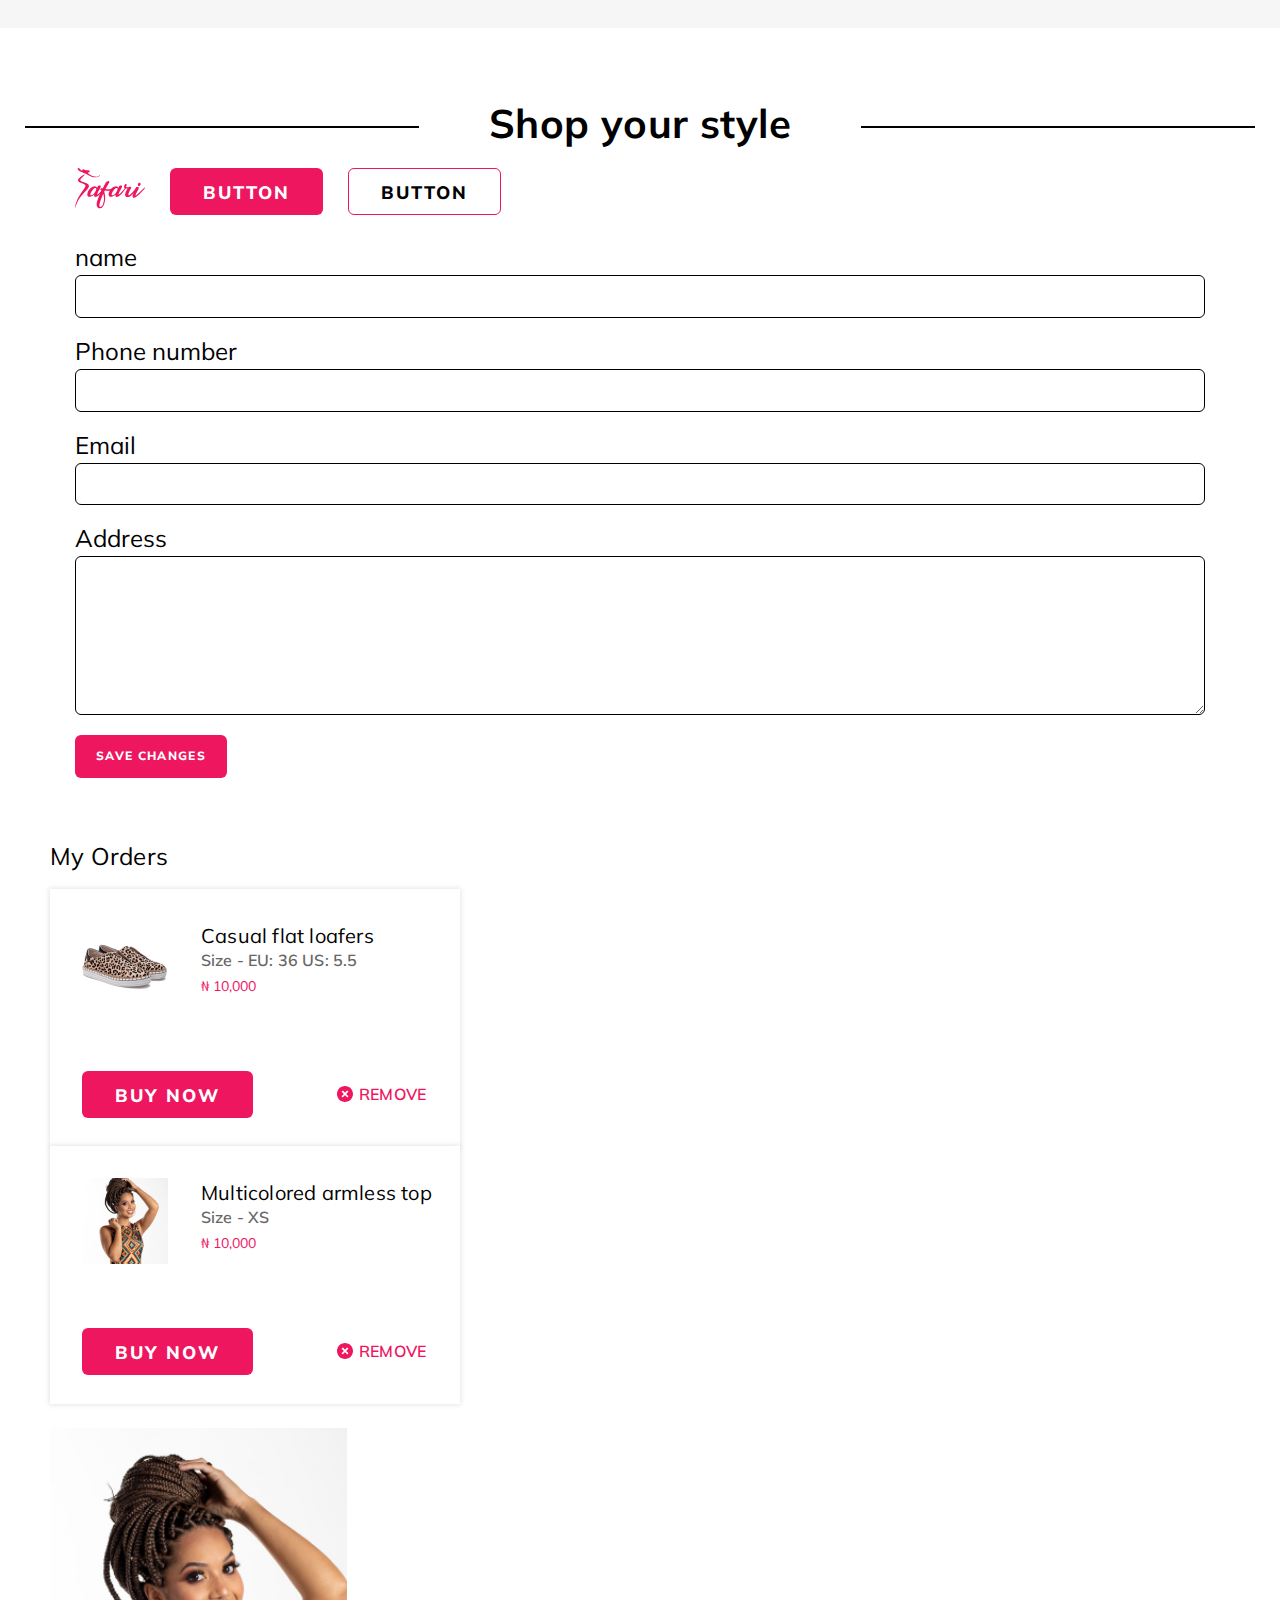
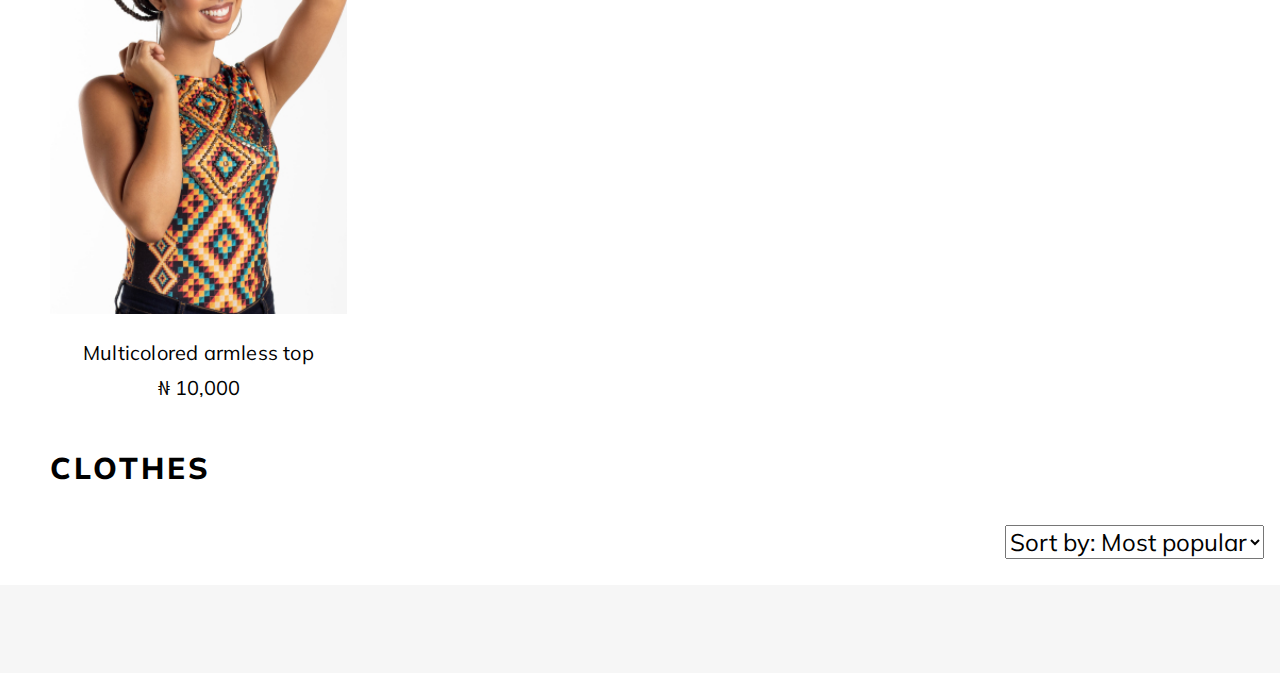
<file: component.html>
<!DOCTYPE html>
<html lang="en">
<head>
  <meta charset="UTF-8">
  <meta http-equiv="X-UA-Compatible" content="IE=edge">
  <link rel="shorcut icon" href="img/favicon.png">
  <meta name="viewport" content="width=device-width, initial-scale=1.0">
  <!-- Макет без адаптива, значит маштабирует весь контент.
    <meta name="viewport" content="width=1050">-->
  <!--Для поиска в сети-->
  <meta name="description" content="Рады видеть Вас на нашем сайте.">
  <meta property="og:title" content="Интернет магазин Safari">
  <meta property="og:type" content="website">
  <meta property="og:url" content="https://leska-ver.github.io/elka-Max/"><!-- здесь ссылка на сайт -->
  <meta property="og:image" content="img/ogImage.jpg">
  <meta name="keywords" content="магазин, купить, доставка, одежда, сумки, подарки, обувь, shop">
  <!-- //Для поиска в сети-->
  <title>Safari webstore</title>
  <link rel="stylesheet" href="css/normalize.css">
  <link rel="stylesheet" href="css/style.css">
</head>
<body>
  <div class="wrapper">
    <h1 class="visually-hidden">Я для семантики</h1>
    <header class="header">
      <div class="header__container"></div>
    </header>
    <main>
      <section class="component" style="padding: 50px 25px;">
        <div class="block">          
          <div class="block__titleLine">
            <div class="block__line block__line_left"></div>
            <h2 class="block__title__h2 shop__h2 h2">Shop your style</h2>
            <div class="block__line block__line_right"></div>
          </div>
        </div>
        <div class="component__container" style="display: flex; flex-wrap: wrap; gap: 25px;">
          <a class=" logo" href="#">
            <img class="logo__img" src="img/logo.svg" alt="Интернет магазин Safari" width="70" >
          </a>
          <button class="btn">button</button>
          <button class="btn btn_transparent">button</button>
          <form class="callback-form"  action="mail.php" enctype="multipart/form-data" method="POST"
          aria-label="Здесь Вы можете заказать товар">
            <input type="hidden" name="admin_email[]" value="darki@yandex.ru"><!--darki@yandex.ru-->
            <input type="hidden" name="admin_email[]" value="darki@mail.ru">
            <input type="hidden" name="form_subject" value="Сообщение из сайта Safari">
            <div class="callback-form__block">
              <!--data здесь он обрабатывает плагин валидатор кода-->
              <label class="callback-form__label" for="name">name
                <input class="callback-form__input text-field" type="text" name="name" placeholder="" data-validate-field="name"
                  id="name" required="" aria-label="Введите Ваше Фамилию и Имя" maxlength="20">
              </label>
              <label class="callback-form__label" for="tel">Phone number
                <input class="callback-form__input text-field" type="tel" name="tel" placeholder="" data-validate-field="tel" data-validate-rules="phone" id="tel" aria-label="Введите Ваш телефон" maxlength="20">
              </label>
              <label class="callback-form__label" for="email">Email
                <input class="callback-form__input text-field" type="email" name="email" placeholder="" data-validate-field="email" id="email" aria-label="Введите Вашу почту" maxlength="35">
              </label>
              <label class="callback-form__label" for="message">Address
                <textarea class="callback-form__textarea  text-field" name="message" id="message" placeholder="" data-validate-field="text"></textarea>
              </label>              
            </div>
            <button class="callback-form__btn btn" type="submit">save changes</button>
          </form>          
        </div>
      </section>    
      <section class="catalog">
        <div class="catalog__container container">
          <h2 class="catalog__subtitle h2">My Orders</h2>
          <ul class="catalog__list">
            <li class="catalog__item">
              <article class="catalog__card product-card">
                <div class="product-card__flex">
                  <div class="product-card__img">
                    <img src="img/moccasins.jpg" alt="">
                  </div>
                  <div class="product-card__text">
                    <h3 class="product-card__title h3">
                      Casual flat loafers
                    </h3>
                    <p class="product-card__desc desc">
                      Size - EU: 36 US: 5.5
                    </p>
                    <div class="product-card__price">₦ 10,000</div>
                  </div>
                </div>
                <div class="product-card__buttons">
                  <button class="product-card__btn btn">BUY NOW</button>
                  <button class="product-card__btn product-card__btn_remove btn btn_transparent">REMOVE</button>
                </div>
              </article>  
            </li>
            <li class="catalog__item">
              <article class="catalog__card product-card">
                <div class="product-card__flex">
                  <div class="product-card__img">
                    <img src="img/top86.jpg" alt="">
                  </div>
                  <div class="product-card__text">
                    <h3 class="product-card__title h3">
                      Multicolored armless top
                    </h3>
                    <p class="product-card__desc desc">
                      Size - XS
                    </p>
                    <div class="product-card__price">₦ 10,000</div>
                  </div>
                </div>
                <div class="product-card__buttons">
                  <button class="product-card__btn btn">BUY NOW</button>
                  <button class="product-card__btn product-card__btn_remove btn btn_transparent">REMOVE</button>
                </div>
              </article>  
            </li>
          </ul>

          <div style="width: 297px;">
            <div class="card"><!--1-->                  
              <div class="card__foto card__foto_1">
                <div class="card__like">
                  <svg width="35" height="35" viewbox="0 0 35 35" fill="none" xmlns="http://www.w3.org/2000/svg">
                    <rect width="35" height="35" fill="white"/>
                    <path d="M18 13.7823L17.5948 13.2221C17.3206 12.8428 17.0128 12.5225 16.6777 12.2633L16.6776 12.2633C16.0189 11.7538 15.2802 11.5 14.4696 11.5C13.3719 11.5 12.3692 11.9376 11.6368 12.7319L18 13.7823ZM18 13.7823L18.4051 13.2221M18 13.7823L18.4051 13.2221M18.4051 13.2221C18.6795 12.8427 18.9872 12.5225 19.3222 12.2633C19.9811 11.7538 20.7198 11.5 21.5304 11.5C22.6281 11.5 23.6307 11.9376 24.3631 12.732C25.0886 13.5189 25.5 14.6073 25.5 15.8083C25.5 17.018 25.0559 18.1476 24.0282 19.3875L24.0282 19.3875C23.0934 20.5155 21.7397 21.6712 20.1167 23.0542L20.1167 23.0543L20.1023 23.0665C19.5554 23.5327 18.9341 24.0623 18.2891 24.6263L18.2889 24.6265C18.2094 24.6962 18.1068 24.7349 18 24.7349C17.8933 24.7349 17.7908 24.6963 17.7109 24.6263L17.7106 24.626C17.0608 24.0579 16.4353 23.5248 15.8856 23.0563L15.8837 23.0546L15.8836 23.0546M18.4051 13.2221L15.8836 23.0546M15.8836 23.0546C14.2604 21.6713 12.9067 20.5155 11.9719 19.3876C10.9442 18.1475 10.5 17.018 10.5 15.8085C10.5 14.6073 10.9114 13.5189 11.6368 12.732L15.8836 23.0546Z" stroke="#ED165F"/>
                  </svg>
                </div>
                <button class="card__btn btn">ADD TO CART</button>
              </div>
              <div class="card__rubber">
                <h3 class="card__h3 h3">Multicolored armless top</h3>
                <p class="card__price desc">₦ 10,000</p>
              </div>
            </div>
          </div>
          <div class="subtitle">
            <div class="subtitle__block">
              <h2 class="subtitle__h2">CLOTHES</h2>
              <!-- Дропдаун - Выбрать товар -->
              <div class="subtitle__product">
                <select class="subtitle__select" aria-label="Выбрать товар">
                  <option value="Самые популярные">Sort by: Most popular</option>
                  <option value="Самый популярный">Most popular</option>
                  <option value="Самый продаваемый">Best Selling</option>
                  <option value="Цена от высокой до низкой">Price: High to Low</option>
                  <option value="Цена от низкой до высокой">Price: Low to High</option>
                </select>
              </div>
            </div>
          </div>

        </div>
      </section>
    </main>
    <footer class="footer">
      <div class="footer__container"></div>
    </footer>    
  </div>    
  
</body>
</html>
</file>
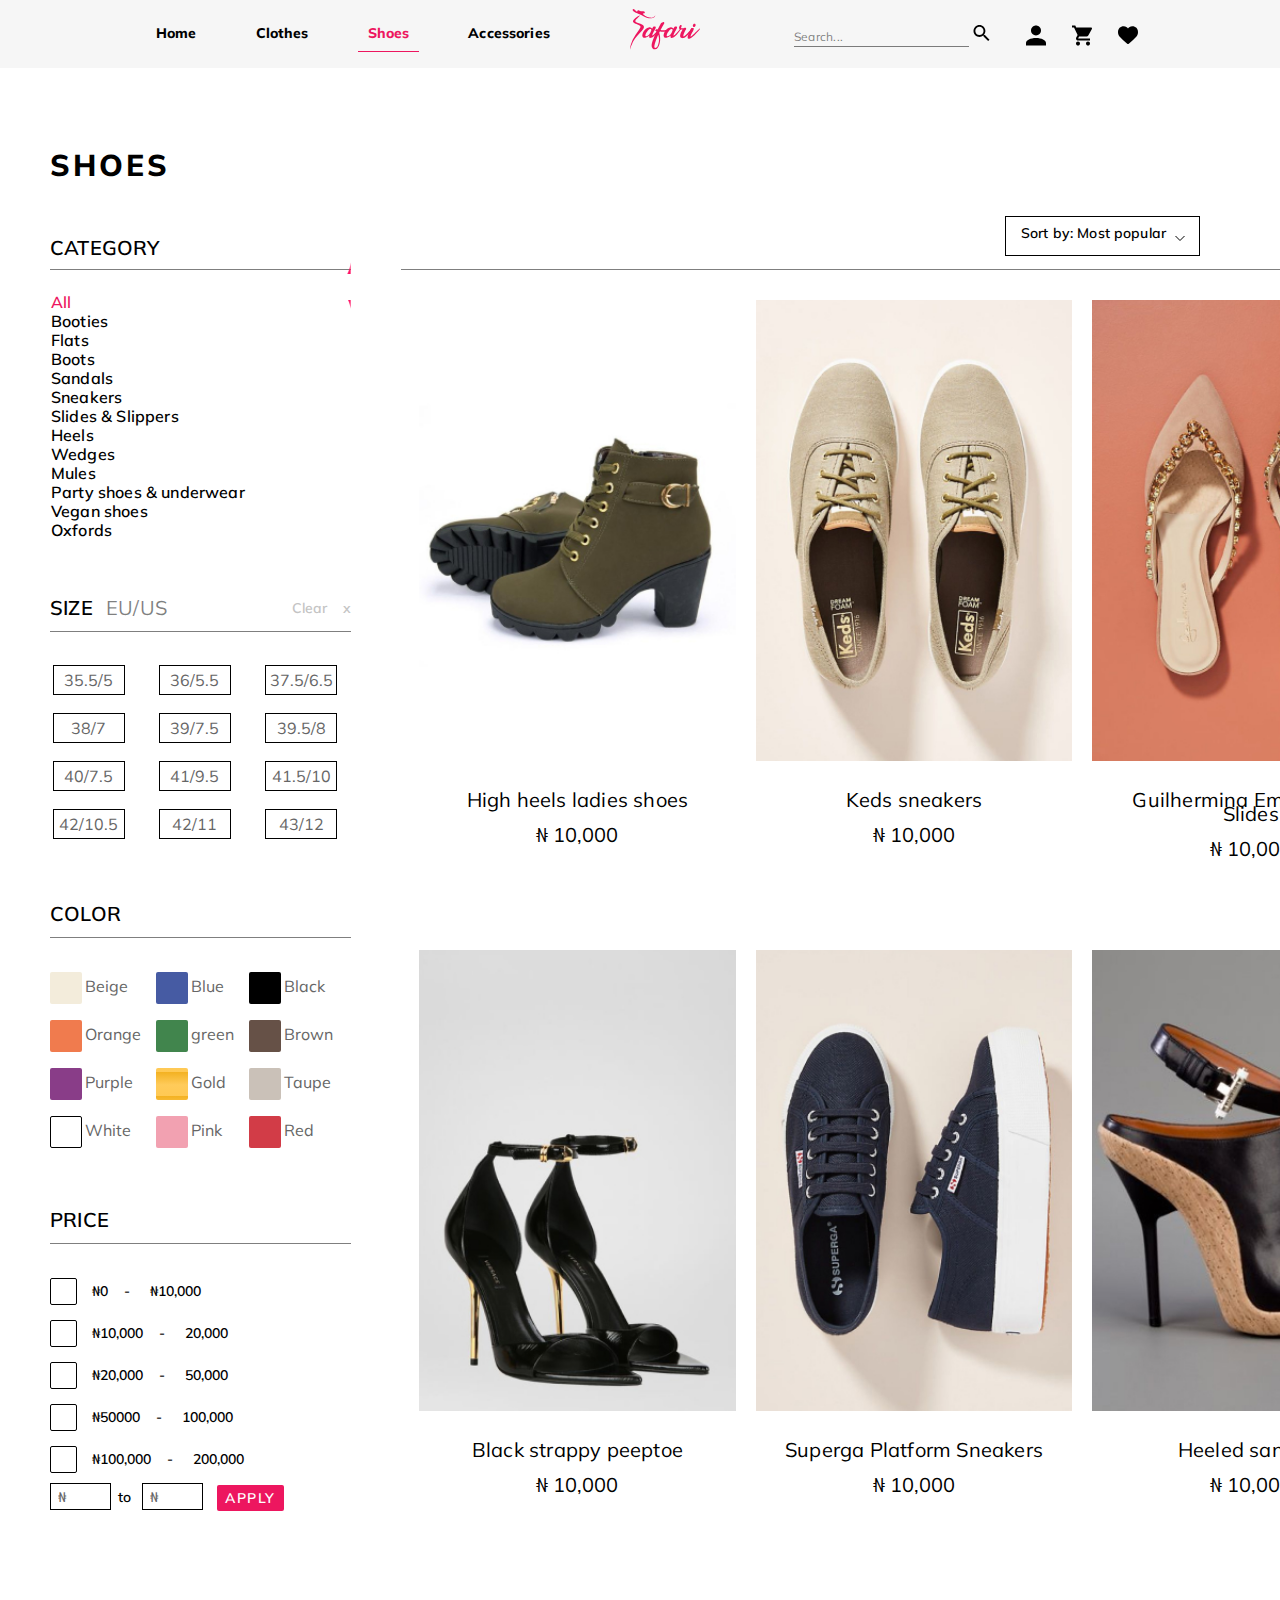
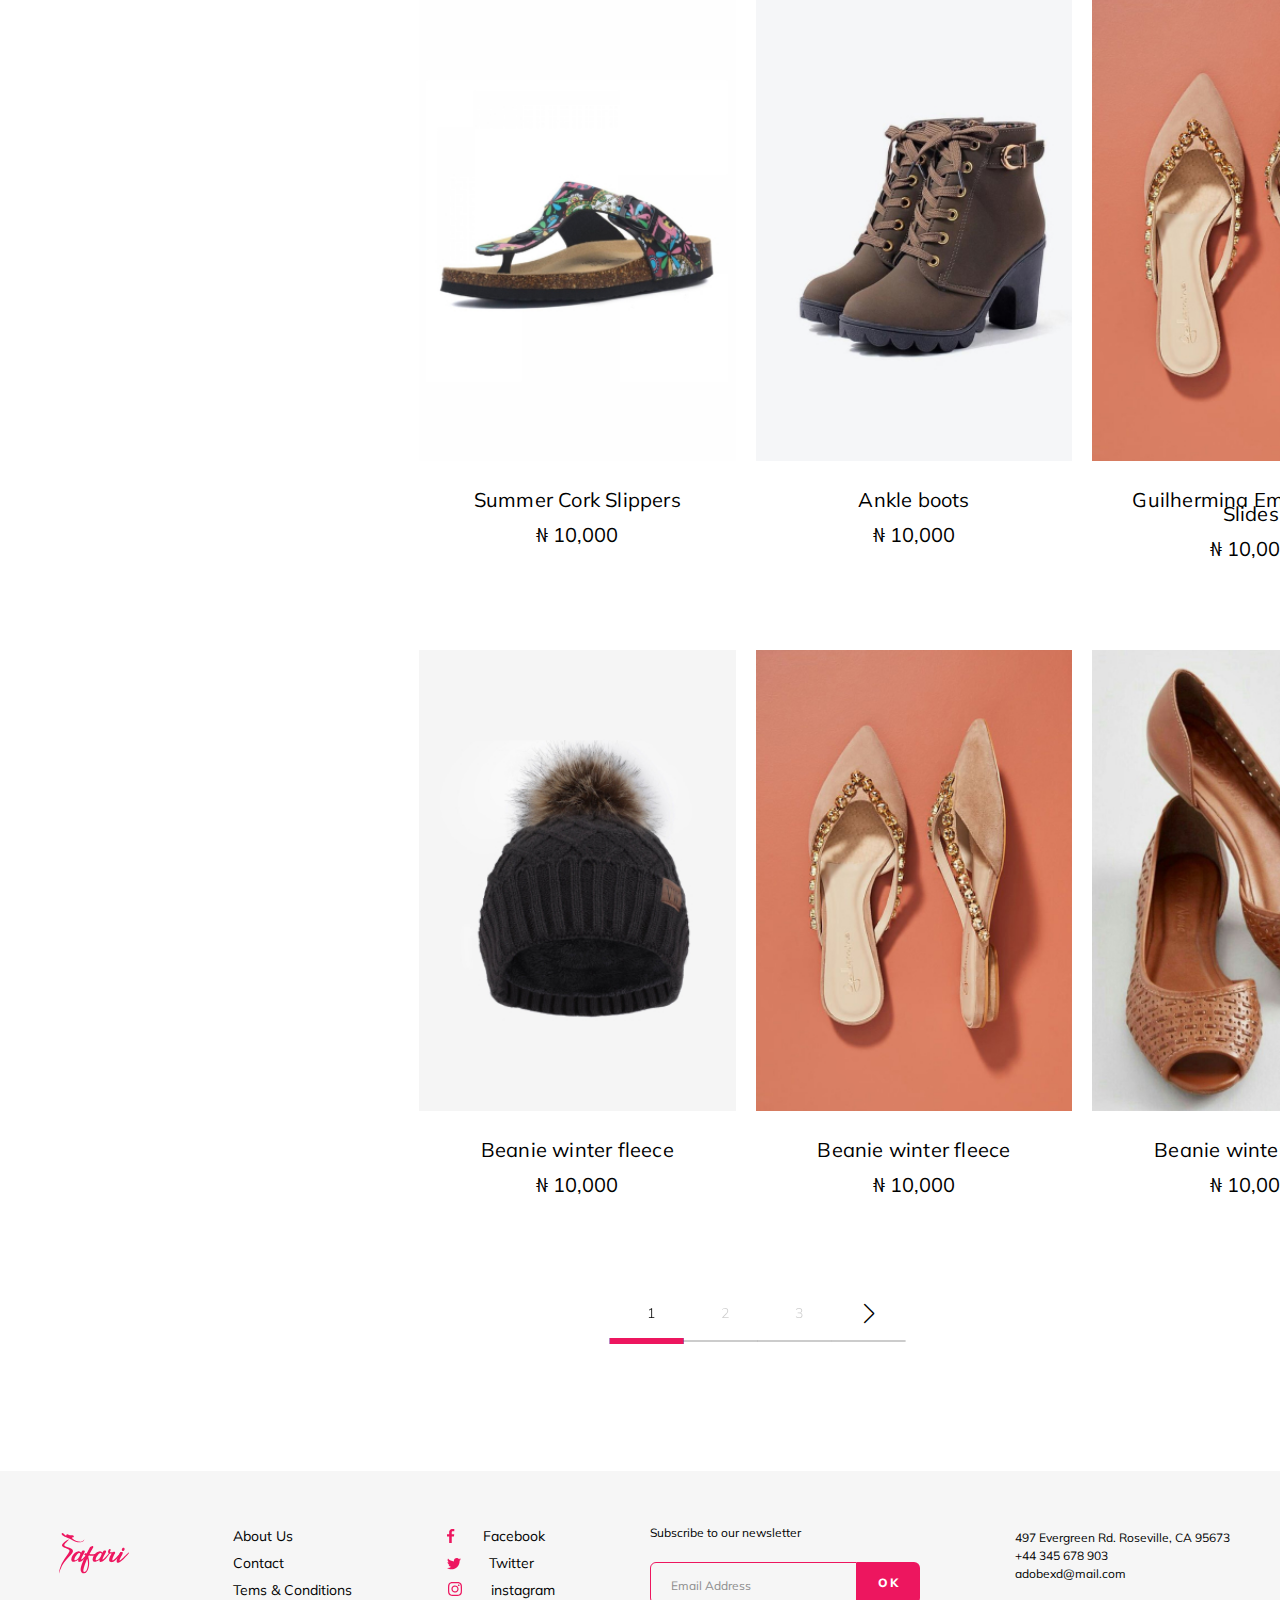
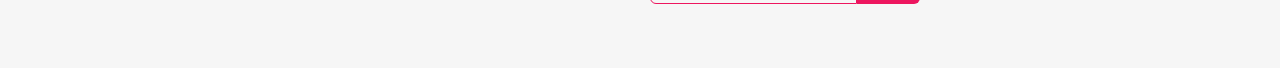
<file: shoes.html>
<!DOCTYPE html>
<html lang="en">
<head>
  <meta charset="UTF-8">
  <meta http-equiv="X-UA-Compatible" content="IE=edge">
  <link rel="shorcut icon" href="img/favicon.png">
  <meta name="viewport" content="width=device-width, initial-scale=1.0">
  <!-- Макет без адаптива, значит маштабирует весь контент.
    <meta name="viewport" content="width=1050">-->
  <!--Для поиска в сети-->
  <meta name="description" content="Рады видеть Вас на нашем сайте.">
  <meta property="og:title" content="Интернет магазин Safari">
  <meta property="og:type" content="website">
  <meta property="og:url" content="https://leska-ver.github.io/elka-Max/"><!-- здесь ссылка на сайт -->
  <meta property="og:image" content="img/ogImage.jpg">
  <meta name="keywords" content="магазин, купить, доставка, одежда, сумки, подарки, обувь, shoes">
  <!-- //Для поиска в сети-->
  <!--Слайдер-->
  <link rel="stylesheet" href="https://cdn.jsdelivr.net/npm/swiper@11/swiper-bundle.min.css" />
  <!--Для компа-->
  <link rel="stylesheet" href="css/choices.min.css">
  <!-- Для табов -->
  <link rel="stylesheet" href="css/accordion.min.css">
  <title>Safari webstore</title>
  <link rel="stylesheet" href="css/normalize.css">
  <link rel="stylesheet" href="css/style.css">
</head>
<body>
  <div class="wrapper">
    <h1 class="visually-hidden">Я для семантики</h1>
    <header class="header">
      <div class="header__container">
        <nav class="header__menu menu">
          <ul class="header__menu-list menu__list">
            <li class="menu__item">
              <a class="menu__link" href="index.html">Home</a>
            </li>
            <li class="menu__item">
              <a class="menu__link" href="clothes.html">Clothes</a>
            </li>
            <li class="menu__item">
              <a class="menu__link menu__link--active" href="shoes.html">Shoes</a>
            </li>
            <li class="menu__item">
              <a class="menu__link" href="accessories.html">Accessories</a>
            </li>
          </ul>
        </nav>
        <a class="header__logo logo" href="#">
          <img class="logo__img" src="img/logo.svg" alt="Интернет магазин Safari" width="70" >
        </a>
        <form class="header__form" action="/search/" target="_blank">
          <input class="header__input" type="search" name="text" required="" minlength="2" maxlength="15" placeholder="Search...">
          <button class="header__search" aria-label="Поиск">
            <svg width="16" height="16" viewbox="0 0 16 16" fill="none" xmlns="http://www.w3.org/2000/svg">
              <path d="M5.94286 0C7.519 0 9.03059 0.62612 10.1451 1.74062C11.2596 2.85512 11.8857 4.36671 11.8857 5.94286C11.8857 7.41486 11.3463 8.768 10.4594 9.81029L10.7063 10.0571H11.4286L16 14.6286L14.6286 16L10.0571 11.4286V10.7063L9.81029 10.4594C8.73193 11.3799 7.36065 11.8856 5.94286 11.8857C4.36671 11.8857 2.85512 11.2596 1.74062 10.1451C0.62612 9.03059 0 7.519 0 5.94286C0 4.36671 0.62612 2.85512 1.74062 1.74062C2.85512 0.62612 4.36671 0 5.94286 0ZM5.94286 1.82857C3.65714 1.82857 1.82857 3.65714 1.82857 5.94286C1.82857 8.22857 3.65714 10.0571 5.94286 10.0571C8.22857 10.0571 10.0571 8.22857 10.0571 5.94286C10.0571 3.65714 8.22857 1.82857 5.94286 1.82857Z" fill="black"/>
              </svg>
          </button>
        </form>
        <ul class="header__list-icon">
          <li class="header__item-icon">
            <a class="header__link-icon" href="account.html">
              <svg width="16" height="16" viewbox="0 0 16 16" fill="none" xmlns="http://www.w3.org/2000/svg">
                <path d="M8 0C9.06087 0 10.0783 0.421427 10.8284 1.17157C11.5786 1.92172 12 2.93913 12 4C12 5.06087 11.5786 6.07828 10.8284 6.82843C10.0783 7.57857 9.06087 8 8 8C6.93913 8 5.92172 7.57857 5.17157 6.82843C4.42143 6.07828 4 5.06087 4 4C4 2.93913 4.42143 1.92172 5.17157 1.17157C5.92172 0.421427 6.93913 0 8 0ZM8 10C12.42 10 16 11.79 16 14V16H0V14C0 11.79 3.58 10 8 10Z" fill="black"/>
              </svg>
            </a>
          </li>
          <li class="header__item-icon">
            <a class="header__link-icon" href="basket.html">
              <svg width="16" height="16" viewbox="0 0 16 16" fill="none" xmlns="http://www.w3.org/2000/svg">
                <path d="M12.8 12.8C11.912 12.8 11.2 13.512 11.2 14.4C11.2 14.8243 11.3686 15.2313 11.6686 15.5314C11.9687 15.8314 12.3757 16 12.8 16C13.2243 16 13.6313 15.8314 13.9314 15.5314C14.2314 15.2313 14.4 14.8243 14.4 14.4C14.4 13.9757 14.2314 13.5687 13.9314 13.2686C13.6313 12.9686 13.2243 12.8 12.8 12.8ZM0 0V1.6H1.6L4.48 7.672L3.392 9.632C3.272 9.856 3.2 10.12 3.2 10.4C3.2 10.8243 3.36857 11.2313 3.66863 11.5314C3.96869 11.8314 4.37565 12 4.8 12H14.4V10.4H5.136C5.08296 10.4 5.03209 10.3789 4.99458 10.3414C4.95707 10.3039 4.936 10.253 4.936 10.2C4.936 10.16 4.944 10.128 4.96 10.104L5.68 8.8H11.64C12.24 8.8 12.768 8.464 13.04 7.976L15.904 2.8C15.96 2.672 16 2.536 16 2.4C16 2.18783 15.9157 1.98434 15.7657 1.83431C15.6157 1.68429 15.4122 1.6 15.2 1.6H3.368L2.616 0H0ZM4.8 12.8C3.912 12.8 3.2 13.512 3.2 14.4C3.2 14.8243 3.36857 15.2313 3.66863 15.5314C3.96869 15.8314 4.37565 16 4.8 16C5.22435 16 5.63131 15.8314 5.93137 15.5314C6.23143 15.2313 6.4 14.8243 6.4 14.4C6.4 13.9757 6.23143 13.5687 5.93137 13.2686C5.63131 12.9686 5.22435 12.8 4.8 12.8Z" fill="black"/>
              </svg>
            </a>
          </li>
          <li class="header__item-icon">
            <a class="header__link-icon" href="#">
              <svg width="16" height="15" viewbox="0 0 16 15" fill="none" xmlns="http://www.w3.org/2000/svg">
                <path d="M14.7307 1.39307C13.9025 0.494751 12.766 0 11.5304 0C10.6068 0 9.76099 0.291992 9.01636 0.867798C8.64062 1.15845 8.30017 1.51404 8 1.92908C7.69995 1.51416 7.35938 1.15845 6.98352 0.867798C6.23901 0.291992 5.39319 0 4.4696 0C3.23401 0 2.09741 0.494751 1.26917 1.39307C0.450806 2.28088 0 3.49377 0 4.80847C0 6.16162 0.504272 7.40027 1.58691 8.70667C2.55542 9.87524 3.94739 11.0615 5.55933 12.4352C6.10974 12.9043 6.73364 13.436 7.38147 14.0024C7.55261 14.1523 7.77222 14.2349 8 14.2349C8.22766 14.2349 8.44739 14.1523 8.61829 14.0027C9.26611 13.4362 9.89038 12.9042 10.441 12.4348C12.0527 11.0614 13.4447 9.87524 14.4132 8.70654C15.4958 7.40027 16 6.16162 16 4.80835C16 3.49377 15.5492 2.28088 14.7307 1.39307Z" fill="black"/>
              </svg>
            </a>
          </li>
        </ul>
      </div>
    </header>
    <main>
      <section class="shoes">
        <div class="shoes__container subtitle">
          <div class="subtitle__block">
            <h2 class="subtitle__h2">SHOES</h2>
            <!-- Дропдаун - Выбрать товар -->
            <div class="subtitle__product">
              <select class="subtitle__select" aria-label="Выбрать товар">
                <option value="Самые популярные">Sort by: Most popular</option>
                <option value="Самый популярный">Most popular</option>
                <option value="Самый продаваемый">Best Selling</option>
                <option value="Цена от высокой до низкой">Price: High to Low</option>
                <option value="Цена от низкой до высокой">Price: Low to High</option>
              </select>
            </div>
          </div>
          <div class="shoes__display">
            <div class="shoes__catalog catalog">
              <ul class="catalog__dropfilter dropfilter">
                <li class="dropfilter__item">
                  <div class="catalog__line">
                    <h3 class="catalog__h3 catalog__h3_margin h3">CATEGORY</h3>
                    <ul class="catalog__list">
                      <li class="catalog__item">
                        <button class="catalog__button tabs-button tabs-button--active" data-path="all">All</button>
                      </li>
                      <li class="catalog__item">
                        <button class="catalog__button tabs-button" data-path="booties">Booties</button>
                      </li>
                      <li class="catalog__item">
                        <button class="catalog__button tabs-button" data-path="flats">Flats</button>
                      </li>
                      <li class="catalog__item">
                        <button class="catalog__button tabs-button" data-path="boots">Boots</button>
                      </li>
                      <li class="catalog__item">
                        <button class="catalog__button tabs-button" data-path="sandals">Sandals</button>
                      </li>
                      <li class="catalog__item">
                        <button class="catalog__button tabs-button" data-path="sneakers">Sneakers</button>
                      </li>
                      <li class="catalog__item">
                        <button class="catalog__button tabs-button" data-path="slides">Slides &amp;&nbsp;Slippers</button>
                      </li>
                      <li class="catalog__item">
                        <button class="catalog__button tabs-button" data-path="heels">Heels</button>
                      </li>
                      <li class="catalog__item">
                        <button class="catalog__button tabs-button" data-path="wedges">Wedges</button>
                      </li>
                      <li class="catalog__item">
                        <button class="catalog__button tabs-button" data-path="mules">Mules</button>
                      </li>
                      <li class="catalog__item">
                        <button class="catalog__button tabs-button" data-path="party">Party shoes &amp;&nbsp;underwear</button>
                      </li>
                      <li class="catalog__item">
                        <button class="catalog__button tabs-button" data-path="vegan">Vegan shoes</button>
                      </li>
                      <li class="catalog__item">
                        <button class="catalog__button tabs-button" data-path="oxfords">Oxfords</button>
                      </li>
                    </ul>
                  </div>
                </li>
                <li class="dropfilter__item">
                  <div class="catalog__line">
                    <div class="catalog__tags">
                      <h3 class="catalog__h3 h3">SIZE
                        <span>EU/US</span>
                      </h3>
                      <button class="catalog__clear tag-size clear-size size-active size-btn" aria-label="закрыть теги EU/US">
                        Clear&nbsp;&nbsp;&nbsp;&nbsp;x
                      </button>
                    </div>
                    <div class="dropfilter__content" data-target="filter">
                      <form class="dropfilter__form" action="#">
                        <label class="dropfilter__label dropfilter__label_furniture furniture" data-filter="eu35" for="eu35">
                          <input class="dropfilter__input clear-size-js" type="checkbox" id="eu35" name="eu35" aria-label="размер">
                          <span>35.5/5</span>
                        </label>
                        <label class="dropfilter__label dropfilter__label_furniture furniture" data-filter="eu36" for="eu36">
                          <input class="dropfilter__input clear-size-js" type="checkbox" id="eu36" name="eu36" aria-label="размер">
                          <span>36/5.5</span>
                        </label>
                        <label class="dropfilter__label dropfilter__label_furniture furniture" data-filter="eu37" for="eu37">
                          <input class="dropfilter__input clear-size-js" type="checkbox" id="eu37" name="eu37" aria-label="размер">
                          <span>37.5/6.5</span>
                        </label>
                        <label class="dropfilter__label dropfilter__label_furniture furniture" data-filter="eu38" for="eu38">
                          <input class="dropfilter__input clear-size-js" type="checkbox" id="eu38" name="eu38" aria-label="размер">
                          <span>38/7</span>
                        </label>  
                        <label class="dropfilter__label dropfilter__label_furniture furniture" data-filter="eu397" for="eu397">
                          <input class="dropfilter__input clear-size-js" type="checkbox" id="eu397" name="eu397" aria-label="размер">
                          <span>39/7.5</span>
                        </label>
                        <label class="dropfilter__label dropfilter__label_furniture furniture" data-filter="eu395" for="eu395">
                          <input class="dropfilter__input clear-size-js" type="checkbox" id="eu395" name="eu395" aria-label="размер" ><!-- checked="checked" -->
                          <span>39.5/8</span>
                        </label>
                        <label class="dropfilter__label dropfilter__label_furniture furniture" data-filter="eu40" for="eu40">
                          <input class="dropfilter__input clear-size-js" type="checkbox" id="eu40" name="eu40" aria-label="размер">
                          <span>40/7.5</span>
                        </label>
                        <label class="dropfilter__label dropfilter__label_furniture furniture" data-filter="eu419" for="eu419">
                          <input class="dropfilter__input clear-size-js" type="checkbox" id="eu419" name="eu419" aria-label="размер">
                          <span>41/9.5</span>
                        </label>          
                        <label class="dropfilter__label dropfilter__label_furniture furniture" data-filter="eu415" for="eu415">
                          <input class="dropfilter__input clear-size-js" type="checkbox" id="eu415" name="eu415" aria-label="размер">
                          <span>41.5/10</span>
                        </label>
                        <label class="dropfilter__label dropfilter__label_furniture furniture" data-filter="eu4210" for="eu4210">
                          <input class="dropfilter__input clear-size-js" type="checkbox" id="eu4210" name="eu4210" aria-label="размер">
                          <span>42/10.5</span>
                        </label>
                        <label class="dropfilter__label dropfilter__label_furniture furniture" data-filter="eu4211" for="eu4211">
                          <input class="dropfilter__input clear-size-js" type="checkbox" id="eu4211" name="eu4211" aria-label="размер">
                          <span>42/11</span>
                        </label>
                        <label class="dropfilter__label dropfilter__label_furniture furniture" data-filter="eu43" for="eu43">
                          <input class="dropfilter__input clear-size-js" type="checkbox" id="eu43" name="eu43" aria-label="размер">
                          <span>43/12</span>
                        </label>       
                      </form>
                    </div>
                  </div>
                </li>  
                <li class="dropfilter__item">
                  <div class="catalog__line">
                    <div class="catalog__tags">
                      <h3 class="catalog__h3 h3">COLOR</h3>
                      <button class="catalog__clear tag-color clear-color color-btn" aria-label="закрыть теги цветов">
                        Clear&nbsp;&nbsp;&nbsp;&nbsp;x
                      </button>  
                    </div> 
                    <div class="dropfilter__content color" data-target="filter">
                      <form class="color__form" action="#" aria-label="Выберите цвет">                  
                        <label class="color__label" data-filter="fil-beige" for="beige">
                          <input class="color__input clear-color-js" id="beige" type="checkbox" name="коричневый" aria-label="Коричневый цвет">
                          <span class="color__beige">Beige</span>
                        </label>
                        <label class="color__label" data-filter="fil-blue" for="blue">
                          <input class="color__input clear-color-js" id="blue" type="checkbox" name="чёрный" aria-label="Чёрный цвет">
                          <span class="color__blue">Blue</span>
                        </label>
                        <label class="color__label" data-filter="fil-black" for="black">
                          <input class="color__input clear-color-js" data-filter="game" id="black" type="checkbox" name="бежевый" aria-label="Бежевый цвет">
                          <span class="color__black">Black</span>
                        </label>
                        <label class="color__label" data-filter="fil-orange" for="orange">
                          <input class="color__input clear-color-js" id="orange" type="checkbox" name="серый" aria-label="Серый цвет">
                          <span class="color__orange">Orange</span>
                        </label>
                        <label class="color__label" data-filter="fil-green" for="green">
                          <input class="color__input clear-color-js" id="green" type="checkbox" name="коричневый" aria-label="Коричневый цвет">
                          <span class="color__green">green</span>
                        </label>
                        <label class="color__label" data-filter="fil-brown" for="brown">
                          <input class="color__input clear-color-js" id="brown" type="checkbox" name="чёрный" aria-label="Чёрный цвет">
                          <span class="color__brown">Brown</span>
                        </label>
                        <label class="color__label" data-filter="fil-purple" for="purple">
                          <input class="color__input clear-color-js" data-filter="game" id="purple" type="checkbox" name="бежевый" aria-label="Бежевый цвет">
                          <span class="color__purple">Purple</span>
                        </label>
                        <label class="color__label" data-filter="fil-gold" for="gold">
                          <input class="color__input clear-color-js" id="gold" type="checkbox" name="серый" aria-label="Серый цвет">
                          <span class="color__gold">Gold</span>
                        </label>
                        <label class="color__label" data-filter="fil-taupe" for="taupe">
                          <input class="color__input clear-color-js" id="taupe" type="checkbox" name="серый" aria-label="Серый цвет">
                          <span class="color__taupe">Taupe</span>
                        </label>
                        <label class="color__label" data-filter="fil-white" for="white">
                          <input class="color__input clear-color-js" id="white" type="checkbox" name="серый" aria-label="Серый цвет">
                          <span class="color__white">White</span>
                        </label>
                        <label class="color__label" data-filter="fil-pink" for="pink">
                          <input class="color__input clear-color-js" id="pink" type="checkbox" name="серый" aria-label="Серый цвет">
                          <span class="color__pink">Pink</span>
                        </label>
                        <label class="color__label" data-filter="fil-red" for="red">
                          <input class="color__input clear-color-js" id="red" type="checkbox" name="серый" aria-label="Серый цвет">
                          <span class="color__red">Red</span>
                        </label>
                      </form> 
                    </div>                
                  </div>
                </li>    
                <li class="dropfilter__item dropfilter__item_priceTop">
                  <div class="catalog__line">
                    <div class="catalog__tags">
                      <h3 class="catalog__h3 h3">PRICE</h3>
                      <button class="catalog__clear tag-price clear-price price-btn" aria-label="закрыть теги цен">
                        Clear&nbsp;&nbsp;&nbsp;&nbsp;x
                      </button>  
                    </div> 
                    <div class="dropfilter__content price" data-target="filter">
                      <form class="price__form" action="#" aria-label="Выберите ценик">                  
                        <label class="price__label" data-filter="fil-n0" for="n0">
                          <input class="price__input clear-price-js" id="n0" type="checkbox" name="₦0" aria-label="От 0 до 10000">
                          <span>₦0&nbsp;&nbsp;&nbsp;&nbsp;-&nbsp;&nbsp;&nbsp;&nbsp;&nbsp;₦10,000</span>
                        </label> 
                        <label class="price__label" data-filter="fil-n10" for="n10">
                          <input class="price__input clear-price-js" id="n10" type="checkbox" name="₦10" aria-label="От 10000 до 20000">
                          <span>₦10,000&nbsp;&nbsp;&nbsp;&nbsp;-&nbsp;&nbsp;&nbsp;&nbsp;&nbsp;20,000</span>
                        </label> 
                        <label class="price__label" data-filter="fil-n20" for="n20">
                          <input class="price__input clear-price-js" id="n20" type="checkbox" name="₦20" aria-label="От 20000 до 50000">
                          <span>₦20,000&nbsp;&nbsp;&nbsp;&nbsp;-&nbsp;&nbsp;&nbsp;&nbsp;&nbsp;50,000</span>
                        </label> 
                        <label class="price__label" data-filter="fil-n50" for="n50">
                          <input class="price__input clear-price-js" id="n50" type="checkbox" name="₦50" aria-label="От 50000 до 100000">
                          <span>₦50000&nbsp;&nbsp;&nbsp;&nbsp;-&nbsp;&nbsp;&nbsp;&nbsp;&nbsp;100,000</span>
                        </label> 
                        <label class="price__label" data-filter="fil-n100" for="n100">
                          <input class="price__input clear-price-js" id="n100" type="checkbox" name="₦100" aria-label="От 100000 до 200000">
                          <span>₦100,000&nbsp;&nbsp;&nbsp;&nbsp;-&nbsp;&nbsp;&nbsp;&nbsp;&nbsp;200,000</span>
                        </label>                        
                      </form>  
                      <form class="price__formNumber" action="#" aria-label="Выберите ценик">
                        <label class="price__labelNumber">
                          <input class="price__inputNumber first-price" type="number" id="first" placeholder="₦" min="0" max="225000"  aria-label="укажите цену">
                        </label>
                        <label class="price__labelNumber">
                          <span>to</span>
                          <input class="price__inputNumber second-price" type="number" id="second" placeholder="₦" min="0" max="225000"  aria-label="укажите цену">
                        </label>
                        <button class="price__btnNumber btn">Apply</button>
                      </form> 
                    </div>                
                  </div>
                </li> 
              </ul>
            </div>
            <div class="shoes__tabs">
              <!-- элемент таба 1-->
              <div class="shoes__swiper swiper tabs-itemJs tabs-itemJs--active" data-target="all">
                <ul class="shoes__wrapper swiper-wrapper">
                  <li class="shoes__slide card swiper-slide" data-filter-card="fil-brown, fil-clear"><!--1-->                  
                    <div class="card__foto card__foto_1">
                      <div class="card__like">
                        <svg width="35" height="35" viewbox="0 0 35 35" fill="none" xmlns="http://www.w3.org/2000/svg">
                          <rect width="35" height="35" fill="white"/>
                          <path d="M18 13.7823L17.5948 13.2221C17.3206 12.8428 17.0128 12.5225 16.6777 12.2633L16.6776 12.2633C16.0189 11.7538 15.2802 11.5 14.4696 11.5C13.3719 11.5 12.3692 11.9376 11.6368 12.7319L18 13.7823ZM18 13.7823L18.4051 13.2221M18 13.7823L18.4051 13.2221M18.4051 13.2221C18.6795 12.8427 18.9872 12.5225 19.3222 12.2633C19.9811 11.7538 20.7198 11.5 21.5304 11.5C22.6281 11.5 23.6307 11.9376 24.3631 12.732C25.0886 13.5189 25.5 14.6073 25.5 15.8083C25.5 17.018 25.0559 18.1476 24.0282 19.3875L24.0282 19.3875C23.0934 20.5155 21.7397 21.6712 20.1167 23.0542L20.1167 23.0543L20.1023 23.0665C19.5554 23.5327 18.9341 24.0623 18.2891 24.6263L18.2889 24.6265C18.2094 24.6962 18.1068 24.7349 18 24.7349C17.8933 24.7349 17.7908 24.6963 17.7109 24.6263L17.7106 24.626C17.0608 24.0579 16.4353 23.5248 15.8856 23.0563L15.8837 23.0546L15.8836 23.0546M18.4051 13.2221L15.8836 23.0546M15.8836 23.0546C14.2604 21.6713 12.9067 20.5155 11.9719 19.3876C10.9442 18.1475 10.5 17.018 10.5 15.8085C10.5 14.6073 10.9114 13.5189 11.6368 12.732L15.8836 23.0546Z" stroke="#ED165F"/>
                        </svg>
                      </div>
                      <button class="card__btn btn">ADD TO CART</button>
                    </div>
                    <div class="card__rubber">
                      <h3 class="card__h3 h3">High heels ladies shoes</h3>
                      <p class="card__price desc">₦ 10,000</p>
                    </div>
                  </li>
                  <li class="shoes__slide card swiper-slide" data-filter-card="eu36, fil-gold, fil-clear"><!--2-->                   
                    <div class="card__foto card__foto_2">
                      <div class="card__like">
                        <svg width="35" height="35" viewbox="0 0 35 35" fill="none" xmlns="http://www.w3.org/2000/svg">
                          <rect width="35" height="35" fill="white"/>
                          <path d="M18 13.7823L17.5948 13.2221C17.3206 12.8428 17.0128 12.5225 16.6777 12.2633L16.6776 12.2633C16.0189 11.7538 15.2802 11.5 14.4696 11.5C13.3719 11.5 12.3692 11.9376 11.6368 12.7319L18 13.7823ZM18 13.7823L18.4051 13.2221M18 13.7823L18.4051 13.2221M18.4051 13.2221C18.6795 12.8427 18.9872 12.5225 19.3222 12.2633C19.9811 11.7538 20.7198 11.5 21.5304 11.5C22.6281 11.5 23.6307 11.9376 24.3631 12.732C25.0886 13.5189 25.5 14.6073 25.5 15.8083C25.5 17.018 25.0559 18.1476 24.0282 19.3875L24.0282 19.3875C23.0934 20.5155 21.7397 21.6712 20.1167 23.0542L20.1167 23.0543L20.1023 23.0665C19.5554 23.5327 18.9341 24.0623 18.2891 24.6263L18.2889 24.6265C18.2094 24.6962 18.1068 24.7349 18 24.7349C17.8933 24.7349 17.7908 24.6963 17.7109 24.6263L17.7106 24.626C17.0608 24.0579 16.4353 23.5248 15.8856 23.0563L15.8837 23.0546L15.8836 23.0546M18.4051 13.2221L15.8836 23.0546M15.8836 23.0546C14.2604 21.6713 12.9067 20.5155 11.9719 19.3876C10.9442 18.1475 10.5 17.018 10.5 15.8085C10.5 14.6073 10.9114 13.5189 11.6368 12.732L15.8836 23.0546Z" stroke="#ED165F"/>
                        </svg>
                      </div>
                      <button class="card__btn btn">ADD TO CART</button>
                    </div>
                    <div class="card__rubber">
                      <h3 class="card__h3 h3">Keds sneakers</h3>
                      <p class="card__price desc">₦ 10,000</p>
                    </div>
                  </li>
                  <li class="shoes__slide card swiper-slide" data-filter-card="fil-taupe, fil-clear"><!--3-->                   
                    <div class="card__foto card__foto_3">
                      <div class="card__like">
                        <svg width="35" height="35" viewbox="0 0 35 35" fill="none" xmlns="http://www.w3.org/2000/svg">
                          <rect width="35" height="35" fill="white"/>
                          <path d="M18 13.7823L17.5948 13.2221C17.3206 12.8428 17.0128 12.5225 16.6777 12.2633L16.6776 12.2633C16.0189 11.7538 15.2802 11.5 14.4696 11.5C13.3719 11.5 12.3692 11.9376 11.6368 12.7319L18 13.7823ZM18 13.7823L18.4051 13.2221M18 13.7823L18.4051 13.2221M18.4051 13.2221C18.6795 12.8427 18.9872 12.5225 19.3222 12.2633C19.9811 11.7538 20.7198 11.5 21.5304 11.5C22.6281 11.5 23.6307 11.9376 24.3631 12.732C25.0886 13.5189 25.5 14.6073 25.5 15.8083C25.5 17.018 25.0559 18.1476 24.0282 19.3875L24.0282 19.3875C23.0934 20.5155 21.7397 21.6712 20.1167 23.0542L20.1167 23.0543L20.1023 23.0665C19.5554 23.5327 18.9341 24.0623 18.2891 24.6263L18.2889 24.6265C18.2094 24.6962 18.1068 24.7349 18 24.7349C17.8933 24.7349 17.7908 24.6963 17.7109 24.6263L17.7106 24.626C17.0608 24.0579 16.4353 23.5248 15.8856 23.0563L15.8837 23.0546L15.8836 23.0546M18.4051 13.2221L15.8836 23.0546M15.8836 23.0546C14.2604 21.6713 12.9067 20.5155 11.9719 19.3876C10.9442 18.1475 10.5 17.018 10.5 15.8085C10.5 14.6073 10.9114 13.5189 11.6368 12.732L15.8836 23.0546Z" stroke="#ED165F"/>
                        </svg>
                      </div>
                      <button class="card__btn btn">ADD TO CART</button>
                    </div>
                    <div class="card__rubber">
                      <h3 class="card__h3 h3">Guilhermina Embellished Slides</h3>
                      <p class="card__price desc">₦ 10,000</p>
                    </div>
                  </li>
                  <li class="shoes__slide card swiper-slide" data-filter-card="eu35, fil-orange, fil-clear"><!--4-->                   
                    <div class="card__foto card__foto_4">
                      <div class="card__like">
                        <svg width="35" height="35" viewbox="0 0 35 35" fill="none" xmlns="http://www.w3.org/2000/svg">
                          <rect width="35" height="35" fill="white"/>
                          <path d="M18 13.7823L17.5948 13.2221C17.3206 12.8428 17.0128 12.5225 16.6777 12.2633L16.6776 12.2633C16.0189 11.7538 15.2802 11.5 14.4696 11.5C13.3719 11.5 12.3692 11.9376 11.6368 12.7319L18 13.7823ZM18 13.7823L18.4051 13.2221M18 13.7823L18.4051 13.2221M18.4051 13.2221C18.6795 12.8427 18.9872 12.5225 19.3222 12.2633C19.9811 11.7538 20.7198 11.5 21.5304 11.5C22.6281 11.5 23.6307 11.9376 24.3631 12.732C25.0886 13.5189 25.5 14.6073 25.5 15.8083C25.5 17.018 25.0559 18.1476 24.0282 19.3875L24.0282 19.3875C23.0934 20.5155 21.7397 21.6712 20.1167 23.0542L20.1167 23.0543L20.1023 23.0665C19.5554 23.5327 18.9341 24.0623 18.2891 24.6263L18.2889 24.6265C18.2094 24.6962 18.1068 24.7349 18 24.7349C17.8933 24.7349 17.7908 24.6963 17.7109 24.6263L17.7106 24.626C17.0608 24.0579 16.4353 23.5248 15.8856 23.0563L15.8837 23.0546L15.8836 23.0546M18.4051 13.2221L15.8836 23.0546M15.8836 23.0546C14.2604 21.6713 12.9067 20.5155 11.9719 19.3876C10.9442 18.1475 10.5 17.018 10.5 15.8085C10.5 14.6073 10.9114 13.5189 11.6368 12.732L15.8836 23.0546Z" stroke="#ED165F"/>
                        </svg>
                      </div>
                      <button class="card__btn btn">ADD TO CART</button>
                    </div>
                    <div class="card__rubber">
                      <h3 class="card__h3 h3">Summer shoes</h3>
                      <p class="card__price desc">₦ 10,000</p>
                    </div>
                  </li>
                  <li class="shoes__slide card swiper-slide" data-filter-card="eu38, fil-blue, fil-clear"><!--5-->                   
                    <div class="card__foto card__foto_5">
                      <div class="card__like">
                        <svg width="35" height="35" viewbox="0 0 35 35" fill="none" xmlns="http://www.w3.org/2000/svg">
                          <rect width="35" height="35" fill="white"/>
                          <path d="M18 13.7823L17.5948 13.2221C17.3206 12.8428 17.0128 12.5225 16.6777 12.2633L16.6776 12.2633C16.0189 11.7538 15.2802 11.5 14.4696 11.5C13.3719 11.5 12.3692 11.9376 11.6368 12.7319L18 13.7823ZM18 13.7823L18.4051 13.2221M18 13.7823L18.4051 13.2221M18.4051 13.2221C18.6795 12.8427 18.9872 12.5225 19.3222 12.2633C19.9811 11.7538 20.7198 11.5 21.5304 11.5C22.6281 11.5 23.6307 11.9376 24.3631 12.732C25.0886 13.5189 25.5 14.6073 25.5 15.8083C25.5 17.018 25.0559 18.1476 24.0282 19.3875L24.0282 19.3875C23.0934 20.5155 21.7397 21.6712 20.1167 23.0542L20.1167 23.0543L20.1023 23.0665C19.5554 23.5327 18.9341 24.0623 18.2891 24.6263L18.2889 24.6265C18.2094 24.6962 18.1068 24.7349 18 24.7349C17.8933 24.7349 17.7908 24.6963 17.7109 24.6263L17.7106 24.626C17.0608 24.0579 16.4353 23.5248 15.8856 23.0563L15.8837 23.0546L15.8836 23.0546M18.4051 13.2221L15.8836 23.0546M15.8836 23.0546C14.2604 21.6713 12.9067 20.5155 11.9719 19.3876C10.9442 18.1475 10.5 17.018 10.5 15.8085C10.5 14.6073 10.9114 13.5189 11.6368 12.732L15.8836 23.0546Z" stroke="#ED165F"/>
                        </svg>
                      </div>
                      <button class="card__btn btn">ADD TO CART</button>
                    </div>
                    <div class="card__rubber">
                      <h3 class="card__h3 h3">Casual Flat Loafers</h3>
                      <p class="card__price desc">₦ 10,000</p>
                    </div>
                  </li>
                  <li class="shoes__slide card swiper-slide" data-filter-card="fil-blue, fil-clear"><!--6-->                   
                    <div class="card__foto card__foto_6">
                      <div class="card__like">
                        <svg width="35" height="35" viewbox="0 0 35 35" fill="none" xmlns="http://www.w3.org/2000/svg">
                          <rect width="35" height="35" fill="white"/>
                          <path d="M18 13.7823L17.5948 13.2221C17.3206 12.8428 17.0128 12.5225 16.6777 12.2633L16.6776 12.2633C16.0189 11.7538 15.2802 11.5 14.4696 11.5C13.3719 11.5 12.3692 11.9376 11.6368 12.7319L18 13.7823ZM18 13.7823L18.4051 13.2221M18 13.7823L18.4051 13.2221M18.4051 13.2221C18.6795 12.8427 18.9872 12.5225 19.3222 12.2633C19.9811 11.7538 20.7198 11.5 21.5304 11.5C22.6281 11.5 23.6307 11.9376 24.3631 12.732C25.0886 13.5189 25.5 14.6073 25.5 15.8083C25.5 17.018 25.0559 18.1476 24.0282 19.3875L24.0282 19.3875C23.0934 20.5155 21.7397 21.6712 20.1167 23.0542L20.1167 23.0543L20.1023 23.0665C19.5554 23.5327 18.9341 24.0623 18.2891 24.6263L18.2889 24.6265C18.2094 24.6962 18.1068 24.7349 18 24.7349C17.8933 24.7349 17.7908 24.6963 17.7109 24.6263L17.7106 24.626C17.0608 24.0579 16.4353 23.5248 15.8856 23.0563L15.8837 23.0546L15.8836 23.0546M18.4051 13.2221L15.8836 23.0546M15.8836 23.0546C14.2604 21.6713 12.9067 20.5155 11.9719 19.3876C10.9442 18.1475 10.5 17.018 10.5 15.8085C10.5 14.6073 10.9114 13.5189 11.6368 12.732L15.8836 23.0546Z" stroke="#ED165F"/>
                        </svg>
                      </div>
                      <button class="card__btn btn">ADD TO CART</button>
                    </div>
                    <div class="card__rubber">
                      <h3 class="card__h3 h3">Black strappy peeptoe</h3>
                      <p class="card__price desc">₦ 10,000</p>
                    </div>
                  </li>
                  <li class="shoes__slide card swiper-slide" data-filter-card="fil-green, fil-clear"><!--7-->                   
                    <div class="card__foto card__foto_7">
                      <div class="card__like">
                        <svg width="35" height="35" viewbox="0 0 35 35" fill="none" xmlns="http://www.w3.org/2000/svg">
                          <rect width="35" height="35" fill="white"/>
                          <path d="M18 13.7823L17.5948 13.2221C17.3206 12.8428 17.0128 12.5225 16.6777 12.2633L16.6776 12.2633C16.0189 11.7538 15.2802 11.5 14.4696 11.5C13.3719 11.5 12.3692 11.9376 11.6368 12.7319L18 13.7823ZM18 13.7823L18.4051 13.2221M18 13.7823L18.4051 13.2221M18.4051 13.2221C18.6795 12.8427 18.9872 12.5225 19.3222 12.2633C19.9811 11.7538 20.7198 11.5 21.5304 11.5C22.6281 11.5 23.6307 11.9376 24.3631 12.732C25.0886 13.5189 25.5 14.6073 25.5 15.8083C25.5 17.018 25.0559 18.1476 24.0282 19.3875L24.0282 19.3875C23.0934 20.5155 21.7397 21.6712 20.1167 23.0542L20.1167 23.0543L20.1023 23.0665C19.5554 23.5327 18.9341 24.0623 18.2891 24.6263L18.2889 24.6265C18.2094 24.6962 18.1068 24.7349 18 24.7349C17.8933 24.7349 17.7908 24.6963 17.7109 24.6263L17.7106 24.626C17.0608 24.0579 16.4353 23.5248 15.8856 23.0563L15.8837 23.0546L15.8836 23.0546M18.4051 13.2221L15.8836 23.0546M15.8836 23.0546C14.2604 21.6713 12.9067 20.5155 11.9719 19.3876C10.9442 18.1475 10.5 17.018 10.5 15.8085C10.5 14.6073 10.9114 13.5189 11.6368 12.732L15.8836 23.0546Z" stroke="#ED165F"/>
                        </svg>
                      </div>
                      <button class="card__btn btn">ADD TO CART</button>
                    </div>
                    <div class="card__rubber">
                      <h3 class="card__h3 h3">Superga Platform Sneakers</h3>
                      <p class="card__price desc">₦ 10,000</p>
                    </div>
                  </li>
                  <li class="shoes__slide card swiper-slide" data-filter-card="fil-red, fil-clear"><!--8-->                   
                    <div class="card__foto card__foto_8">
                      <div class="card__like">
                        <svg width="35" height="35" viewbox="0 0 35 35" fill="none" xmlns="http://www.w3.org/2000/svg">
                          <rect width="35" height="35" fill="white"/>
                          <path d="M18 13.7823L17.5948 13.2221C17.3206 12.8428 17.0128 12.5225 16.6777 12.2633L16.6776 12.2633C16.0189 11.7538 15.2802 11.5 14.4696 11.5C13.3719 11.5 12.3692 11.9376 11.6368 12.7319L18 13.7823ZM18 13.7823L18.4051 13.2221M18 13.7823L18.4051 13.2221M18.4051 13.2221C18.6795 12.8427 18.9872 12.5225 19.3222 12.2633C19.9811 11.7538 20.7198 11.5 21.5304 11.5C22.6281 11.5 23.6307 11.9376 24.3631 12.732C25.0886 13.5189 25.5 14.6073 25.5 15.8083C25.5 17.018 25.0559 18.1476 24.0282 19.3875L24.0282 19.3875C23.0934 20.5155 21.7397 21.6712 20.1167 23.0542L20.1167 23.0543L20.1023 23.0665C19.5554 23.5327 18.9341 24.0623 18.2891 24.6263L18.2889 24.6265C18.2094 24.6962 18.1068 24.7349 18 24.7349C17.8933 24.7349 17.7908 24.6963 17.7109 24.6263L17.7106 24.626C17.0608 24.0579 16.4353 23.5248 15.8856 23.0563L15.8837 23.0546L15.8836 23.0546M18.4051 13.2221L15.8836 23.0546M15.8836 23.0546C14.2604 21.6713 12.9067 20.5155 11.9719 19.3876C10.9442 18.1475 10.5 17.018 10.5 15.8085C10.5 14.6073 10.9114 13.5189 11.6368 12.732L15.8836 23.0546Z" stroke="#ED165F"/>
                        </svg>
                      </div>
                      <button class="card__btn btn">ADD TO CART</button>
                    </div>
                    <div class="card__rubber">
                      <h3 class="card__h3 h3">Heeled sandals</h3>
                      <p class="card__price desc">₦ 10,000</p>
                    </div>
                  </li>
                  <li class="shoes__slide card swiper-slide" data-filter-card="eu40, fil-brown, fil-clear"><!--9-->                   
                    <div class="card__foto card__foto_9">
                      <div class="card__like">
                        <svg width="35" height="35" viewbox="0 0 35 35" fill="none" xmlns="http://www.w3.org/2000/svg">
                          <rect width="35" height="35" fill="white"/>
                          <path d="M18 13.7823L17.5948 13.2221C17.3206 12.8428 17.0128 12.5225 16.6777 12.2633L16.6776 12.2633C16.0189 11.7538 15.2802 11.5 14.4696 11.5C13.3719 11.5 12.3692 11.9376 11.6368 12.7319L18 13.7823ZM18 13.7823L18.4051 13.2221M18 13.7823L18.4051 13.2221M18.4051 13.2221C18.6795 12.8427 18.9872 12.5225 19.3222 12.2633C19.9811 11.7538 20.7198 11.5 21.5304 11.5C22.6281 11.5 23.6307 11.9376 24.3631 12.732C25.0886 13.5189 25.5 14.6073 25.5 15.8083C25.5 17.018 25.0559 18.1476 24.0282 19.3875L24.0282 19.3875C23.0934 20.5155 21.7397 21.6712 20.1167 23.0542L20.1167 23.0543L20.1023 23.0665C19.5554 23.5327 18.9341 24.0623 18.2891 24.6263L18.2889 24.6265C18.2094 24.6962 18.1068 24.7349 18 24.7349C17.8933 24.7349 17.7908 24.6963 17.7109 24.6263L17.7106 24.626C17.0608 24.0579 16.4353 23.5248 15.8856 23.0563L15.8837 23.0546L15.8836 23.0546M18.4051 13.2221L15.8836 23.0546M15.8836 23.0546C14.2604 21.6713 12.9067 20.5155 11.9719 19.3876C10.9442 18.1475 10.5 17.018 10.5 15.8085C10.5 14.6073 10.9114 13.5189 11.6368 12.732L15.8836 23.0546Z" stroke="#ED165F"/>
                        </svg>
                      </div>
                      <button class="card__btn btn">ADD TO CART</button>
                    </div>
                    <div class="card__rubber">
                      <h3 class="card__h3 h3">HAJINK Boat Shoes</h3>
                      <p class="card__price desc">₦ 10,000</p>
                    </div>
                  </li>
                  <li class="shoes__slide card swiper-slide" data-filter-card="fil-white, fil-clear"><!--10-->                   
                    <div class="card__foto card__foto_10">
                      <div class="card__like">
                        <svg width="35" height="35" viewbox="0 0 35 35" fill="none" xmlns="http://www.w3.org/2000/svg">
                          <rect width="35" height="35" fill="white"/>
                          <path d="M18 13.7823L17.5948 13.2221C17.3206 12.8428 17.0128 12.5225 16.6777 12.2633L16.6776 12.2633C16.0189 11.7538 15.2802 11.5 14.4696 11.5C13.3719 11.5 12.3692 11.9376 11.6368 12.7319L18 13.7823ZM18 13.7823L18.4051 13.2221M18 13.7823L18.4051 13.2221M18.4051 13.2221C18.6795 12.8427 18.9872 12.5225 19.3222 12.2633C19.9811 11.7538 20.7198 11.5 21.5304 11.5C22.6281 11.5 23.6307 11.9376 24.3631 12.732C25.0886 13.5189 25.5 14.6073 25.5 15.8083C25.5 17.018 25.0559 18.1476 24.0282 19.3875L24.0282 19.3875C23.0934 20.5155 21.7397 21.6712 20.1167 23.0542L20.1167 23.0543L20.1023 23.0665C19.5554 23.5327 18.9341 24.0623 18.2891 24.6263L18.2889 24.6265C18.2094 24.6962 18.1068 24.7349 18 24.7349C17.8933 24.7349 17.7908 24.6963 17.7109 24.6263L17.7106 24.626C17.0608 24.0579 16.4353 23.5248 15.8856 23.0563L15.8837 23.0546L15.8836 23.0546M18.4051 13.2221L15.8836 23.0546M15.8836 23.0546C14.2604 21.6713 12.9067 20.5155 11.9719 19.3876C10.9442 18.1475 10.5 17.018 10.5 15.8085C10.5 14.6073 10.9114 13.5189 11.6368 12.732L15.8836 23.0546Z" stroke="#ED165F"/>
                        </svg>
                      </div>
                      <button class="card__btn btn">ADD TO CART</button>
                    </div>
                    <div class="card__rubber">
                      <h3 class="card__h3 h3">Casual Flat Sandals</h3>
                      <p class="card__price desc">₦ 10,000</p>
                    </div>
                  </li>
                  <li class="shoes__slide card swiper-slide" data-filter-card="eu37, fil-gold, fil-clear"><!--11-->                  
                    <div class="card__foto card__foto_11">
                      <div class="card__like">
                        <svg width="35" height="35" viewbox="0 0 35 35" fill="none" xmlns="http://www.w3.org/2000/svg">
                          <rect width="35" height="35" fill="white"/>
                          <path d="M18 13.7823L17.5948 13.2221C17.3206 12.8428 17.0128 12.5225 16.6777 12.2633L16.6776 12.2633C16.0189 11.7538 15.2802 11.5 14.4696 11.5C13.3719 11.5 12.3692 11.9376 11.6368 12.7319L18 13.7823ZM18 13.7823L18.4051 13.2221M18 13.7823L18.4051 13.2221M18.4051 13.2221C18.6795 12.8427 18.9872 12.5225 19.3222 12.2633C19.9811 11.7538 20.7198 11.5 21.5304 11.5C22.6281 11.5 23.6307 11.9376 24.3631 12.732C25.0886 13.5189 25.5 14.6073 25.5 15.8083C25.5 17.018 25.0559 18.1476 24.0282 19.3875L24.0282 19.3875C23.0934 20.5155 21.7397 21.6712 20.1167 23.0542L20.1167 23.0543L20.1023 23.0665C19.5554 23.5327 18.9341 24.0623 18.2891 24.6263L18.2889 24.6265C18.2094 24.6962 18.1068 24.7349 18 24.7349C17.8933 24.7349 17.7908 24.6963 17.7109 24.6263L17.7106 24.626C17.0608 24.0579 16.4353 23.5248 15.8856 23.0563L15.8837 23.0546L15.8836 23.0546M18.4051 13.2221L15.8836 23.0546M15.8836 23.0546C14.2604 21.6713 12.9067 20.5155 11.9719 19.3876C10.9442 18.1475 10.5 17.018 10.5 15.8085C10.5 14.6073 10.9114 13.5189 11.6368 12.732L15.8836 23.0546Z" stroke="#ED165F"/>
                        </svg>
                      </div>
                      <button class="card__btn btn">ADD TO CART</button>
                    </div>
                    <div class="card__rubber">
                      <h3 class="card__h3 h3">Summer Cork Slippers</h3>
                      <p class="card__price desc">₦ 10,000</p>
                    </div>
                  </li>
                  <li class="shoes__slide card swiper-slide" data-filter-card="eu395, fil-pink, fil-clear"><!--12-->                  
                    <div class="card__foto card__foto_12">
                      <div class="card__like">
                        <svg width="35" height="35" viewbox="0 0 35 35" fill="none" xmlns="http://www.w3.org/2000/svg">
                          <rect width="35" height="35" fill="white"/>
                          <path d="M18 13.7823L17.5948 13.2221C17.3206 12.8428 17.0128 12.5225 16.6777 12.2633L16.6776 12.2633C16.0189 11.7538 15.2802 11.5 14.4696 11.5C13.3719 11.5 12.3692 11.9376 11.6368 12.7319L18 13.7823ZM18 13.7823L18.4051 13.2221M18 13.7823L18.4051 13.2221M18.4051 13.2221C18.6795 12.8427 18.9872 12.5225 19.3222 12.2633C19.9811 11.7538 20.7198 11.5 21.5304 11.5C22.6281 11.5 23.6307 11.9376 24.3631 12.732C25.0886 13.5189 25.5 14.6073 25.5 15.8083C25.5 17.018 25.0559 18.1476 24.0282 19.3875L24.0282 19.3875C23.0934 20.5155 21.7397 21.6712 20.1167 23.0542L20.1167 23.0543L20.1023 23.0665C19.5554 23.5327 18.9341 24.0623 18.2891 24.6263L18.2889 24.6265C18.2094 24.6962 18.1068 24.7349 18 24.7349C17.8933 24.7349 17.7908 24.6963 17.7109 24.6263L17.7106 24.626C17.0608 24.0579 16.4353 23.5248 15.8856 23.0563L15.8837 23.0546L15.8836 23.0546M18.4051 13.2221L15.8836 23.0546M15.8836 23.0546C14.2604 21.6713 12.9067 20.5155 11.9719 19.3876C10.9442 18.1475 10.5 17.018 10.5 15.8085C10.5 14.6073 10.9114 13.5189 11.6368 12.732L15.8836 23.0546Z" stroke="#ED165F"/>
                        </svg>
                      </div>
                      <button class="card__btn btn">ADD TO CART</button>
                    </div>
                    <div class="card__rubber">
                      <h3 class="card__h3 h3">Ankle boots</h3>
                      <p class="card__price desc">₦ 10,000</p>
                    </div>
                  </li> 
                  <!-- Добавила пару повторов, чтобы навигация была видна. В макете нет дополнительных карточек. -->
                  <li class="shoes__slide card swiper-slide" data-filter-card="eu4211, fil-orange, fil-clear">                 
                    <div class="card__foto card__foto_13">
                      <div class="card__like">
                        <svg width="35" height="35" viewbox="0 0 35 35" fill="none" xmlns="http://www.w3.org/2000/svg">
                          <rect width="35" height="35" fill="white"/>
                          <path d="M18 13.7823L17.5948 13.2221C17.3206 12.8428 17.0128 12.5225 16.6777 12.2633L16.6776 12.2633C16.0189 11.7538 15.2802 11.5 14.4696 11.5C13.3719 11.5 12.3692 11.9376 11.6368 12.7319L18 13.7823ZM18 13.7823L18.4051 13.2221M18 13.7823L18.4051 13.2221M18.4051 13.2221C18.6795 12.8427 18.9872 12.5225 19.3222 12.2633C19.9811 11.7538 20.7198 11.5 21.5304 11.5C22.6281 11.5 23.6307 11.9376 24.3631 12.732C25.0886 13.5189 25.5 14.6073 25.5 15.8083C25.5 17.018 25.0559 18.1476 24.0282 19.3875L24.0282 19.3875C23.0934 20.5155 21.7397 21.6712 20.1167 23.0542L20.1167 23.0543L20.1023 23.0665C19.5554 23.5327 18.9341 24.0623 18.2891 24.6263L18.2889 24.6265C18.2094 24.6962 18.1068 24.7349 18 24.7349C17.8933 24.7349 17.7908 24.6963 17.7109 24.6263L17.7106 24.626C17.0608 24.0579 16.4353 23.5248 15.8856 23.0563L15.8837 23.0546L15.8836 23.0546M18.4051 13.2221L15.8836 23.0546M15.8836 23.0546C14.2604 21.6713 12.9067 20.5155 11.9719 19.3876C10.9442 18.1475 10.5 17.018 10.5 15.8085C10.5 14.6073 10.9114 13.5189 11.6368 12.732L15.8836 23.0546Z" stroke="#ED165F"/>
                        </svg>
                      </div>
                      <button class="card__btn btn">ADD TO CART</button>
                    </div>
                    <div class="card__rubber">
                      <h3 class="card__h3 h3">Guilhermina Embellished Slides</h3>
                      <p class="card__price desc">₦ 10,000</p>
                    </div>
                  </li>
                  <li class="shoes__slide card swiper-slide" data-filter-card="eu415, fil-red, fil-clear">                 
                    <div class="card__foto card__foto_14">
                      <div class="card__like">
                        <svg width="35" height="35" viewbox="0 0 35 35" fill="none" xmlns="http://www.w3.org/2000/svg">
                          <rect width="35" height="35" fill="white"/>
                          <path d="M18 13.7823L17.5948 13.2221C17.3206 12.8428 17.0128 12.5225 16.6777 12.2633L16.6776 12.2633C16.0189 11.7538 15.2802 11.5 14.4696 11.5C13.3719 11.5 12.3692 11.9376 11.6368 12.7319L18 13.7823ZM18 13.7823L18.4051 13.2221M18 13.7823L18.4051 13.2221M18.4051 13.2221C18.6795 12.8427 18.9872 12.5225 19.3222 12.2633C19.9811 11.7538 20.7198 11.5 21.5304 11.5C22.6281 11.5 23.6307 11.9376 24.3631 12.732C25.0886 13.5189 25.5 14.6073 25.5 15.8083C25.5 17.018 25.0559 18.1476 24.0282 19.3875L24.0282 19.3875C23.0934 20.5155 21.7397 21.6712 20.1167 23.0542L20.1167 23.0543L20.1023 23.0665C19.5554 23.5327 18.9341 24.0623 18.2891 24.6263L18.2889 24.6265C18.2094 24.6962 18.1068 24.7349 18 24.7349C17.8933 24.7349 17.7908 24.6963 17.7109 24.6263L17.7106 24.626C17.0608 24.0579 16.4353 23.5248 15.8856 23.0563L15.8837 23.0546L15.8836 23.0546M18.4051 13.2221L15.8836 23.0546M15.8836 23.0546C14.2604 21.6713 12.9067 20.5155 11.9719 19.3876C10.9442 18.1475 10.5 17.018 10.5 15.8085C10.5 14.6073 10.9114 13.5189 11.6368 12.732L15.8836 23.0546Z" stroke="#ED165F"/>
                        </svg>
                      </div>
                      <button class="card__btn btn">ADD TO CART</button>
                    </div>
                    <div class="card__rubber">
                      <h3 class="card__h3 h3">Superga Plaid Sneakers</h3>
                      <p class="card__price desc">₦ 10,000</p>
                    </div>
                  </li>
                  <li class="shoes__slide card swiper-slide" data-filter-card="eu43, fil-taupe, fil-clear">                 
                    <div class="card__foto card__foto_7">
                      <div class="card__like">
                        <svg width="35" height="35" viewbox="0 0 35 35" fill="none" xmlns="http://www.w3.org/2000/svg">
                          <rect width="35" height="35" fill="white"/>
                          <path d="M18 13.7823L17.5948 13.2221C17.3206 12.8428 17.0128 12.5225 16.6777 12.2633L16.6776 12.2633C16.0189 11.7538 15.2802 11.5 14.4696 11.5C13.3719 11.5 12.3692 11.9376 11.6368 12.7319L18 13.7823ZM18 13.7823L18.4051 13.2221M18 13.7823L18.4051 13.2221M18.4051 13.2221C18.6795 12.8427 18.9872 12.5225 19.3222 12.2633C19.9811 11.7538 20.7198 11.5 21.5304 11.5C22.6281 11.5 23.6307 11.9376 24.3631 12.732C25.0886 13.5189 25.5 14.6073 25.5 15.8083C25.5 17.018 25.0559 18.1476 24.0282 19.3875L24.0282 19.3875C23.0934 20.5155 21.7397 21.6712 20.1167 23.0542L20.1167 23.0543L20.1023 23.0665C19.5554 23.5327 18.9341 24.0623 18.2891 24.6263L18.2889 24.6265C18.2094 24.6962 18.1068 24.7349 18 24.7349C17.8933 24.7349 17.7908 24.6963 17.7109 24.6263L17.7106 24.626C17.0608 24.0579 16.4353 23.5248 15.8856 23.0563L15.8837 23.0546L15.8836 23.0546M18.4051 13.2221L15.8836 23.0546M15.8836 23.0546C14.2604 21.6713 12.9067 20.5155 11.9719 19.3876C10.9442 18.1475 10.5 17.018 10.5 15.8085C10.5 14.6073 10.9114 13.5189 11.6368 12.732L15.8836 23.0546Z" stroke="#ED165F"/>
                        </svg>
                      </div>
                      <button class="card__btn btn">ADD TO CART</button>
                    </div>
                    <div class="card__rubber">
                      <h3 class="card__h3 h3">Checked ladies trouser</h3>
                      <p class="card__price desc">₦ 10,000</p>
                    </div>
                  </li>
                  <li class="shoes__slide card swiper-slide" data-filter-card="eu397, fil-black, fil-clear">                 
                    <div class="card__foto card__foto_16">
                      <div class="card__like">
                        <svg width="35" height="35" viewbox="0 0 35 35" fill="none" xmlns="http://www.w3.org/2000/svg">
                          <rect width="35" height="35" fill="white"/>
                          <path d="M18 13.7823L17.5948 13.2221C17.3206 12.8428 17.0128 12.5225 16.6777 12.2633L16.6776 12.2633C16.0189 11.7538 15.2802 11.5 14.4696 11.5C13.3719 11.5 12.3692 11.9376 11.6368 12.7319L18 13.7823ZM18 13.7823L18.4051 13.2221M18 13.7823L18.4051 13.2221M18.4051 13.2221C18.6795 12.8427 18.9872 12.5225 19.3222 12.2633C19.9811 11.7538 20.7198 11.5 21.5304 11.5C22.6281 11.5 23.6307 11.9376 24.3631 12.732C25.0886 13.5189 25.5 14.6073 25.5 15.8083C25.5 17.018 25.0559 18.1476 24.0282 19.3875L24.0282 19.3875C23.0934 20.5155 21.7397 21.6712 20.1167 23.0542L20.1167 23.0543L20.1023 23.0665C19.5554 23.5327 18.9341 24.0623 18.2891 24.6263L18.2889 24.6265C18.2094 24.6962 18.1068 24.7349 18 24.7349C17.8933 24.7349 17.7908 24.6963 17.7109 24.6263L17.7106 24.626C17.0608 24.0579 16.4353 23.5248 15.8856 23.0563L15.8837 23.0546L15.8836 23.0546M18.4051 13.2221L15.8836 23.0546M15.8836 23.0546C14.2604 21.6713 12.9067 20.5155 11.9719 19.3876C10.9442 18.1475 10.5 17.018 10.5 15.8085C10.5 14.6073 10.9114 13.5189 11.6368 12.732L15.8836 23.0546Z" stroke="#ED165F"/>
                        </svg>
                      </div>
                      <button class="card__btn btn">ADD TO CART</button>
                    </div>
                    <div class="card__rubber">
                      <h3 class="card__h3 h3">Beanie winter fleece</h3>
                      <p class="card__price desc">₦ 10,000</p>
                    </div> 
                  </li> 
                  <li class="shoes__slide card swiper-slide" data-filter-card="fil-taupe, fil-clear">                   
                    <div class="card__foto card__foto_3">
                      <div class="card__like">
                        <svg width="35" height="35" viewbox="0 0 35 35" fill="none" xmlns="http://www.w3.org/2000/svg">
                          <rect width="35" height="35" fill="white"/>
                          <path d="M18 13.7823L17.5948 13.2221C17.3206 12.8428 17.0128 12.5225 16.6777 12.2633L16.6776 12.2633C16.0189 11.7538 15.2802 11.5 14.4696 11.5C13.3719 11.5 12.3692 11.9376 11.6368 12.7319L18 13.7823ZM18 13.7823L18.4051 13.2221M18 13.7823L18.4051 13.2221M18.4051 13.2221C18.6795 12.8427 18.9872 12.5225 19.3222 12.2633C19.9811 11.7538 20.7198 11.5 21.5304 11.5C22.6281 11.5 23.6307 11.9376 24.3631 12.732C25.0886 13.5189 25.5 14.6073 25.5 15.8083C25.5 17.018 25.0559 18.1476 24.0282 19.3875L24.0282 19.3875C23.0934 20.5155 21.7397 21.6712 20.1167 23.0542L20.1167 23.0543L20.1023 23.0665C19.5554 23.5327 18.9341 24.0623 18.2891 24.6263L18.2889 24.6265C18.2094 24.6962 18.1068 24.7349 18 24.7349C17.8933 24.7349 17.7908 24.6963 17.7109 24.6263L17.7106 24.626C17.0608 24.0579 16.4353 23.5248 15.8856 23.0563L15.8837 23.0546L15.8836 23.0546M18.4051 13.2221L15.8836 23.0546M15.8836 23.0546C14.2604 21.6713 12.9067 20.5155 11.9719 19.3876C10.9442 18.1475 10.5 17.018 10.5 15.8085C10.5 14.6073 10.9114 13.5189 11.6368 12.732L15.8836 23.0546Z" stroke="#ED165F"/>
                        </svg>
                      </div>
                      <button class="card__btn btn">ADD TO CART</button>
                    </div>
                    <div class="card__rubber">
                      <h3 class="card__h3 h3">Beanie winter fleece</h3>
                      <p class="card__price desc">₦ 10,000</p>
                    </div> 
                  </li>
                  <li class="shoes__slide card swiper-slide" data-filter-card="eu35, fil-orange, fil-clear">                  
                    <div class="card__foto card__foto_4">
                      <div class="card__like">
                        <svg width="35" height="35" viewbox="0 0 35 35" fill="none" xmlns="http://www.w3.org/2000/svg">
                          <rect width="35" height="35" fill="white"/>
                          <path d="M18 13.7823L17.5948 13.2221C17.3206 12.8428 17.0128 12.5225 16.6777 12.2633L16.6776 12.2633C16.0189 11.7538 15.2802 11.5 14.4696 11.5C13.3719 11.5 12.3692 11.9376 11.6368 12.7319L18 13.7823ZM18 13.7823L18.4051 13.2221M18 13.7823L18.4051 13.2221M18.4051 13.2221C18.6795 12.8427 18.9872 12.5225 19.3222 12.2633C19.9811 11.7538 20.7198 11.5 21.5304 11.5C22.6281 11.5 23.6307 11.9376 24.3631 12.732C25.0886 13.5189 25.5 14.6073 25.5 15.8083C25.5 17.018 25.0559 18.1476 24.0282 19.3875L24.0282 19.3875C23.0934 20.5155 21.7397 21.6712 20.1167 23.0542L20.1167 23.0543L20.1023 23.0665C19.5554 23.5327 18.9341 24.0623 18.2891 24.6263L18.2889 24.6265C18.2094 24.6962 18.1068 24.7349 18 24.7349C17.8933 24.7349 17.7908 24.6963 17.7109 24.6263L17.7106 24.626C17.0608 24.0579 16.4353 23.5248 15.8856 23.0563L15.8837 23.0546L15.8836 23.0546M18.4051 13.2221L15.8836 23.0546M15.8836 23.0546C14.2604 21.6713 12.9067 20.5155 11.9719 19.3876C10.9442 18.1475 10.5 17.018 10.5 15.8085C10.5 14.6073 10.9114 13.5189 11.6368 12.732L15.8836 23.0546Z" stroke="#ED165F"/>
                        </svg>
                      </div>
                      <button class="card__btn btn">ADD TO CART</button>
                    </div>
                    <div class="card__rubber">
                      <h3 class="card__h3 h3">Beanie winter fleece</h3>
                      <p class="card__price desc">₦ 10,000</p>
                    </div> 
                  </li>
                  <li class="shoes__slide card swiper-slide" data-filter-card="eu38, fil-blue, fil-clear">                
                    <div class="card__foto card__foto_5">
                      <div class="card__like">
                        <svg width="35" height="35" viewbox="0 0 35 35" fill="none" xmlns="http://www.w3.org/2000/svg">
                          <rect width="35" height="35" fill="white"/>
                          <path d="M18 13.7823L17.5948 13.2221C17.3206 12.8428 17.0128 12.5225 16.6777 12.2633L16.6776 12.2633C16.0189 11.7538 15.2802 11.5 14.4696 11.5C13.3719 11.5 12.3692 11.9376 11.6368 12.7319L18 13.7823ZM18 13.7823L18.4051 13.2221M18 13.7823L18.4051 13.2221M18.4051 13.2221C18.6795 12.8427 18.9872 12.5225 19.3222 12.2633C19.9811 11.7538 20.7198 11.5 21.5304 11.5C22.6281 11.5 23.6307 11.9376 24.3631 12.732C25.0886 13.5189 25.5 14.6073 25.5 15.8083C25.5 17.018 25.0559 18.1476 24.0282 19.3875L24.0282 19.3875C23.0934 20.5155 21.7397 21.6712 20.1167 23.0542L20.1167 23.0543L20.1023 23.0665C19.5554 23.5327 18.9341 24.0623 18.2891 24.6263L18.2889 24.6265C18.2094 24.6962 18.1068 24.7349 18 24.7349C17.8933 24.7349 17.7908 24.6963 17.7109 24.6263L17.7106 24.626C17.0608 24.0579 16.4353 23.5248 15.8856 23.0563L15.8837 23.0546L15.8836 23.0546M18.4051 13.2221L15.8836 23.0546M15.8836 23.0546C14.2604 21.6713 12.9067 20.5155 11.9719 19.3876C10.9442 18.1475 10.5 17.018 10.5 15.8085C10.5 14.6073 10.9114 13.5189 11.6368 12.732L15.8836 23.0546Z" stroke="#ED165F"/>
                        </svg>
                      </div>
                      <button class="card__btn btn">ADD TO CART</button>
                    </div>
                    <div class="card__rubber">
                      <h3 class="card__h3 h3">Beanie winter fleece</h3>
                      <p class="card__price desc">₦ 10,000</p>
                    </div> 
                  </li>
                  <li class="shoes__slide card swiper-slide" data-filter-card="fil-blue, fil-clear">                
                    <div class="card__foto card__foto_11">
                      <div class="card__like">
                        <svg width="35" height="35" viewbox="0 0 35 35" fill="none" xmlns="http://www.w3.org/2000/svg">
                          <rect width="35" height="35" fill="white"/>
                          <path d="M18 13.7823L17.5948 13.2221C17.3206 12.8428 17.0128 12.5225 16.6777 12.2633L16.6776 12.2633C16.0189 11.7538 15.2802 11.5 14.4696 11.5C13.3719 11.5 12.3692 11.9376 11.6368 12.7319L18 13.7823ZM18 13.7823L18.4051 13.2221M18 13.7823L18.4051 13.2221M18.4051 13.2221C18.6795 12.8427 18.9872 12.5225 19.3222 12.2633C19.9811 11.7538 20.7198 11.5 21.5304 11.5C22.6281 11.5 23.6307 11.9376 24.3631 12.732C25.0886 13.5189 25.5 14.6073 25.5 15.8083C25.5 17.018 25.0559 18.1476 24.0282 19.3875L24.0282 19.3875C23.0934 20.5155 21.7397 21.6712 20.1167 23.0542L20.1167 23.0543L20.1023 23.0665C19.5554 23.5327 18.9341 24.0623 18.2891 24.6263L18.2889 24.6265C18.2094 24.6962 18.1068 24.7349 18 24.7349C17.8933 24.7349 17.7908 24.6963 17.7109 24.6263L17.7106 24.626C17.0608 24.0579 16.4353 23.5248 15.8856 23.0563L15.8837 23.0546L15.8836 23.0546M18.4051 13.2221L15.8836 23.0546M15.8836 23.0546C14.2604 21.6713 12.9067 20.5155 11.9719 19.3876C10.9442 18.1475 10.5 17.018 10.5 15.8085C10.5 14.6073 10.9114 13.5189 11.6368 12.732L15.8836 23.0546Z" stroke="#ED165F"/>
                        </svg>
                      </div>
                      <button class="card__btn btn">ADD TO CART</button>
                    </div>
                    <div class="card__rubber">
                      <h3 class="card__h3 h3">Moon and star neckpiece</h3>
                      <p class="card__price desc">₦ 10,000</p>
                    </div>
                  </li>                
                </ul>                
                <div class="shoes__navigation mixins">           
                  <div class="mixins__next swiper-button-next"></div>
                  <div class="mixins__pagination swiper-pagination"></div>
                  <div class="mixins__prev swiper-button-prev"></div>
                </div>
              </div>              
              <!-- элемент таба 2-->
              <div class="shoes__booties tabs-itemJs" data-target="booties">
                <h3 class="shoes__h3 h3">Booties</h3>
              </div>
              <!-- элемент таба 3-->
              <div class="shoes__flats tabs-itemJs" data-target="flats">
                <h3 class="shoes__h3 h3">Flats</h3>
              </div>
              <!-- элемент таба 4-->
              <div class="shoes__boots tabs-itemJs" data-target="boots">
                <h3 class="shoes__h3 h3">Boots</h3>
              </div>
              <!-- элемент таба 5-->
              <div class="shoes__sandals tabs-itemJs" data-target="sandals">
                <h3 class="shoes__h3 h3">Sandals</h3>
              </div>
              <!-- элемент таба 6-->
              <div class="shoes__sneakers tabs-itemJs" data-target="sneakers">
                <h3 class="shoes__h3 h3">Sneakers</h3>
              </div>
              <!-- элемент таба 7-->
              <div class="shoes__slides tabs-itemJs" data-target="slides">
                <h3 class="shoes__h3 h3">Slides &amp;&nbsp;Slippers</h3>
              </div>
              <!-- элемент таба 8-->
              <div class="shoes__heels tabs-itemJs" data-target="heels">
                <h3 class="shoes__h3 h3">Heels</h3>
              </div>
              <!-- элемент таба 9-->
              <div class="shoes__wedges tabs-itemJs" data-target="wedges">
                <h3 class="shoes__h3 h3">Wedges</h3>
              </div>
              <!-- элемент таба 10-->
              <div class="shoes__mules tabs-itemJs" data-target="mules">
                <h3 class="shoes__h3 h3">Mules</h3>
              </div>
              <!-- элемент таба 11-->
              <div class="shoes__party tabs-itemJs" data-target="party">
                <h3 class="shoes__h3 h3">Party shoes &amp;&nbsp;underwear</h3>
              </div>
              <!-- элемент таба 12-->
              <div class="shoes__vegan tabs-itemJs" data-target="vegan">
                <h3 class="shoes__h3 h3">Vegan shoes</h3>
              </div>
              <!-- элемент таба 13-->
              <div class="shoes__oxfords tabs-itemJs" data-target="oxfords">
                <h3 class="shoes__h3 h3">Oxfords</h3>
              </div>
            </div><!-- shoes__tabs -->
          </div><!-- shoes__display -->
        </div>
      </section>
    </main>
    <footer class="footer">
      <div class="footer__container">
        <a class="footer__logo logo" href="#">
          <img class="logo__img" src="img/logo.svg" alt="Интернет магазин Safari" width="70" >
        </a>
        <nav class="footer__nav">
          <ul class="footer__list">
            <li class="footer__item">
              <a href="#" class="footer__link">About Us</a>
            </li>
            <li class="footer__item">
              <a href="#" class="footer__link">Contact</a>
            </li>
            <li class="footer__item">
              <a href="#" class="footer__link">Tems &amp;&nbsp;Conditions</a>
            </li>
          </ul>
        </nav>
        <nav class="footer__nav">
          <ul class="footer__list">
            <li class="footer__item">
              <a class="footer__link" href="https://www.facebook.com/" target="blank" aria-label="facebook">
                <svg width="8" height="14" viewbox="0 0 8 14" fill="none" xmlns="http://www.w3.org/2000/svg">
                  <path fill-rule="evenodd" clip-rule="evenodd" d="M4.744 13.9999V7.62194H6.922L7.233 5.13294H4.744V3.57794C4.744 2.87794 4.977 2.33394 5.988 2.33394H7.31V0.0779403C7 0.0779403 6.222 -5.96996e-05 5.367 -5.96996e-05C4.93393 -0.0292156 4.49971 0.0359469 4.09428 0.19093C3.68885 0.345913 3.32188 0.587026 3.01869 0.897626C2.71551 1.20823 2.48333 1.58092 2.33819 1.98997C2.19305 2.39903 2.13839 2.83471 2.178 3.26694V5.13294H0V7.62194H2.178V13.9999H4.744Z" fill="#ED165F"/>
                </svg>
                Facebook
              </a>
            </li>
            <li class="footer__item">
              <a class="footer__link" href="https://vk.com/" target="blank" aria-label="Twitter">
                <svg width="14" height="12" viewbox="0 0 14 12" fill="none" xmlns="http://www.w3.org/2000/svg">
                  <path fill-rule="evenodd" clip-rule="evenodd" d="M4.433 11.3561C5.50822 11.3658 6.5746 11.1612 7.56987 10.7543C8.56513 10.3473 9.46933 9.74608 10.2297 8.98575C10.99 8.22543 11.5912 7.32123 11.9982 6.32596C12.4051 5.33069 12.6097 4.26431 12.6 3.1891V2.8001C13.1434 2.3863 13.6162 1.88716 14 1.3221C13.4786 1.54899 12.9295 1.70601 12.367 1.7891C12.9454 1.42571 13.3838 0.877305 13.611 0.233096C13.049 0.546021 12.4472 0.781489 11.822 0.933096C11.5588 0.636773 11.2352 0.400206 10.873 0.239282C10.5108 0.0783579 10.1183 -0.0031965 9.722 9.58566e-05C8.96225 0.0114528 8.2368 0.318316 7.69951 0.855603C7.16222 1.39289 6.85536 2.11834 6.844 2.8781C6.82638 3.0886 6.85295 3.30046 6.922 3.5001C5.77752 3.44488 4.65805 3.1457 3.63861 2.62262C2.61917 2.09953 1.72329 1.36461 1.011 0.467096C0.755013 0.917552 0.620934 1.42698 0.622002 1.9451C0.632276 2.41513 0.749669 2.87662 0.965244 3.29443C1.18082 3.71223 1.48889 4.07534 1.866 4.3561C1.39853 4.34662 0.942099 4.21232 0.543999 3.9671C0.543268 4.63318 0.776435 5.27837 1.20282 5.7901C1.6292 6.30183 2.22172 6.64761 2.877 6.7671C2.62367 6.83545 2.36085 6.8618 2.099 6.8451C1.91421 6.85743 1.72888 6.83086 1.555 6.7671C1.74529 7.3434 2.10887 7.84689 2.59606 8.2088C3.08325 8.5707 3.6703 8.77336 4.277 8.7891C3.25478 9.58743 1.997 10.0249 0.700001 10.0331C0.463968 10.0457 0.22747 10.0193 0 9.9551C1.28698 10.8897 2.84269 11.381 4.433 11.3551" fill="#ED165F"/>
                </svg>
                Twitter                 
              </a>
            </li>
            <li class="footer__item">
              <a class="footer__link" href="https://www.instagram.com/" target="blank" aria-label="instagram">
                <svg width="16" height="16" viewbox="0 0 16 16" fill="none" xmlns="http://www.w3.org/2000/svg">
                  <path fill-rule="evenodd" clip-rule="evenodd" d="M7.99999 2.2439C8.93403 2.2089 9.86935 2.23496 10.8 2.3219C11.2514 2.31616 11.6998 2.3952 12.122 2.5549C12.7044 2.82638 13.1725 3.29447 13.444 3.8769C13.6042 4.29935 13.6835 4.74814 13.678 5.1999C13.678 5.8999 13.756 6.1329 13.756 7.9999C13.791 8.93394 13.7649 9.86926 13.678 10.7999C13.6837 11.2513 13.6047 11.6997 13.445 12.1219C13.1735 12.7043 12.7054 13.1724 12.123 13.4439C11.7008 13.6036 11.2524 13.6826 10.801 13.6769C10.101 13.6769 9.86799 13.7549 8.00099 13.7549C7.06696 13.7899 6.13163 13.7638 5.20099 13.6769C4.74963 13.6826 4.3012 13.6036 3.87899 13.4439C3.29657 13.1724 2.82847 12.7043 2.55699 12.1219C2.39661 11.6998 2.31689 11.2514 2.32199 10.7999C2.32199 10.0999 2.24399 9.8669 2.24399 7.9999C2.209 7.06586 2.23505 6.13054 2.32199 5.1999C2.31625 4.74854 2.39529 4.30011 2.55499 3.8779C2.6909 3.58935 2.87524 3.32621 3.09999 3.0999C3.28254 2.82802 3.55997 2.63403 3.87799 2.5559C4.30013 2.39586 4.74856 2.31648 5.19999 2.3219C6.13063 2.23496 7.06596 2.2089 7.99999 2.2439ZM7.99999 0.999901C7.03997 0.965724 6.07875 0.991775 5.12199 1.0779C4.53748 1.07653 3.95763 1.18192 3.41099 1.3889C2.93911 1.54296 2.51205 1.81005 2.16699 2.1669C1.81014 2.51195 1.54305 2.93902 1.38899 3.4109C1.14483 3.94655 1.03795 4.53459 1.07799 5.1219C0.991866 6.07866 0.965815 7.03988 0.999992 7.9999C0.965815 8.95992 0.991866 9.92114 1.07799 10.8779C1.07662 11.4624 1.18201 12.0423 1.38899 12.5889C1.54305 13.0608 1.81014 13.4878 2.16699 13.8329C2.51205 14.1898 2.93911 14.4568 3.41099 14.6109C3.95763 14.8179 4.53748 14.9233 5.12199 14.9219C6.07875 15.008 7.03997 15.0341 7.99999 14.9999C8.96001 15.0341 9.92123 15.008 10.878 14.9219C11.4625 14.9233 12.0424 14.8179 12.589 14.6109C13.0574 14.4495 13.4829 14.1835 13.8333 13.8332C14.1836 13.4829 14.4496 13.0573 14.611 12.5889C14.818 12.0423 14.9234 11.4624 14.922 10.8779C14.922 10.0999 15 9.8669 15 7.9999C15.0342 7.03988 15.0081 6.07866 14.922 5.1219C14.9234 4.53739 14.818 3.95754 14.611 3.4109C14.4569 2.93902 14.1898 2.51195 13.833 2.1669C13.4879 1.81005 13.0609 1.54296 12.589 1.3889C12.0424 1.18192 11.4625 1.07653 10.878 1.0779C9.92123 0.991775 8.96001 0.965724 7.99999 0.999901ZM7.99999 4.4219C7.52796 4.41406 7.05917 4.50125 6.62153 4.67828C6.18388 4.85531 5.78631 5.11858 5.45249 5.4524C5.11867 5.78622 4.85541 6.18379 4.67837 6.62143C4.50134 7.05908 4.41415 7.52787 4.42199 7.9999C4.42199 8.70756 4.63184 9.39933 5.02499 9.98773C5.41815 10.5761 5.97696 11.0347 6.63075 11.3055C7.28454 11.5764 8.00396 11.6472 8.69803 11.5092C9.39209 11.3711 10.0296 11.0303 10.53 10.5299C11.0304 10.0295 11.3712 9.392 11.5092 8.69793C11.6473 8.00387 11.5764 7.28445 11.3056 6.63066C11.0348 5.97687 10.5762 5.41806 9.98782 5.0249C9.39942 4.63175 8.70765 4.4219 7.99999 4.4219ZM7.99999 10.3329C7.69209 10.3385 7.38622 10.2819 7.10066 10.1666C6.81509 10.0514 6.55569 9.87972 6.33793 9.66196C6.12017 9.44421 5.94853 9.1848 5.83326 8.89924C5.71798 8.61367 5.66143 8.3078 5.66699 7.9999C5.66143 7.692 5.71798 7.38613 5.83326 7.10057C5.94853 6.815 6.12017 6.55559 6.33793 6.33784C6.55569 6.12008 6.81509 5.94844 7.10066 5.83317C7.38622 5.71789 7.69209 5.66134 7.99999 5.6669C8.3079 5.66134 8.61376 5.71789 8.89933 5.83317C9.18489 5.94844 9.4443 6.12008 9.66206 6.33784C9.87981 6.55559 10.0515 6.815 10.1667 7.10057C10.282 7.38613 10.3386 7.692 10.333 7.9999C10.3386 8.3078 10.282 8.61367 10.1667 8.89924C10.0515 9.1848 9.87981 9.44421 9.66206 9.66196C9.4443 9.87972 9.18489 10.0514 8.89933 10.1666C8.61376 10.2819 8.3079 10.3385 7.99999 10.3329ZM11.733 3.4109C11.5637 3.4109 11.3982 3.4611 11.2574 3.55516C11.1167 3.64922 11.0069 3.78291 10.9422 3.93932C10.8774 4.09574 10.8604 4.26785 10.8934 4.4339C10.9265 4.59995 11.008 4.75247 11.1277 4.87218C11.2474 4.9919 11.3999 5.07342 11.566 5.10645C11.732 5.13948 11.9042 5.12253 12.0606 5.05774C12.217 4.99295 12.3507 4.88324 12.4447 4.74247C12.5388 4.6017 12.589 4.4362 12.589 4.2669C12.5872 4.04044 12.4964 3.82378 12.3363 3.66364C12.1761 3.5035 11.9595 3.41273 11.733 3.4109Z" fill="#ED165F"/>
                </svg> 
                instagram                
              </a>
            </li>
          </ul>
        </nav>
        <div class="footer__subscribe">
          <p class="footer__desc desc">Subscribe to our newsletter</p>
          <form class="callback-form"  action="mail.php" enctype="multipart/form-data" method="POST"
          aria-label="Здесь Вы можете заказать товар">
            <input type="hidden" name="admin_email[]" value="darki@yandex.ru"><!--darki@yandex.ru-->
            <input type="hidden" name="admin_email[]" value="darki@mail.ru">
            <input type="hidden" name="form_subject" value="Сообщение из сайта Safari">
            <div class="callback-form__block">
              <!--data здесь он обрабатывает плагин валидатор кода-->
              <label class="callback-form__label" for="email">
                <input class="callback-form__input text-field" type="email" name="email" placeholder="Email Address" data-validate-field="email" id="email" aria-label="Введите Вашу почту" maxlength="35">
              </label>              
            </div>
            <button class="callback-form__btn btn" type="submit">ok</button>
          </form>  
        </div>  
        <div class="footer__adressRef">
          <address class="footer__address">497 Evergreen Rd. Roseville, CA 95673</address>
          <a class="footer__ref" href="tel:44345678903">+44 345 678 903</a>
          <a class="footer__ref" href="mailto:adobexd@mail.com">adobexd@mail.com</a>
        </div>        
      </div>
    </footer> 
    <!-- стрелка "Вверх-Вниз" js -->
    <a class="up">
      <svg width="19" height="12" viewbox="0 0 19 12" fill="none" xmlns="http://www.w3.org/2000/svg">
        <path d="M1 10.5L9.5 2L18 10.5" stroke="black" stroke-width="2"/>
      </svg>
    </a> 
  </div>    
  

  <!-- Библиотечные -->
  <!--Селектор(Выбор) выше jquery и слайдера, он ближе к head по макету-->
  <!--Для компа-->
  <script src="js/choices.min.js"></script>
  <!--Слайдер ниже селектора, он дальше к head по макету-->
  <script src="https://cdn.jsdelivr.net/npm/swiper@11/swiper-bundle.min.js"></script>
  <!-- Для табов -->
  <script src="js/accordion.min.js"></script>
  
  

  <!-- Мои -->
  <script src="js/safari.js"></script>
  <!-- Фильтр по тэгу. Глучить в слайдере. Для js выбора и Clear x, не удалять! -->
  <script src="js/safari-filtr.js"></script>

</body>
</html>
</file>
<file: css/style.css>
@font-face {
  font-family: 'Mulish';
  src: url('../fonts/Mulish-Regular.woff2') format('woff2'), url('../fonts/Mulish-Regular.woff') format('woff');
  font-weight: 400;
  font-style: normal;
  font-display: swap;
}

@font-face {
  font-family: 'Mulish';
  src: url('../fonts/Mulish-SemiBold.woff2') format('woff2'), url('../fonts/Mulish-SemiBold.woff') format('woff');
  font-weight: 600;
  font-style: normal;
  font-display: swap;
} 

@font-face {
  font-family: 'Roboto';
  src: url('../fonts/robotoRegular.woff2') format('woff2'), url('../fonts/robotoRegular.woff') format('woff');
  font-weight: 400;
  font-style: normal;
  font-display: swap;
} 

@font-face {
  font-family: 'Mulish';
  src: url('../fonts/Mulish-ExtraBold.woff2') format('woff2'), url('../fonts/Mulish-ExtraBold.woff') format('woff');
  font-weight: 800;
  font-style: normal;
  font-display: swap;
} 

@font-face {
  font-family: 'Mulish';
  src: url('../fonts/Mulish-Light.woff2') format('woff2'), url('../fonts/Mulish-Light.woff') format('woff');
  font-weight: 300;
  font-style: normal;
  font-display: swap;
} 

@font-face {
  font-family: 'Mulish';
  src: url('../fonts/Mulish-Bold.woff2') format('woff2'), url('../fonts/Mulish-Bold.woff') format('woff');
  font-weight: 700;
  font-style: normal;
  font-display: swap;
} 

:root {
  --font-family: "Mulish", sans-serif;
  --second-family: "Roboto", sans-serif;
  --transition-duration: .3s;
  --placeholder-color: #8d8d8d; 
  --color-white: #fff;
  --color-black: #000;
  --color-razzmatazz: #ed165f;
  --color-rust: #bb370e;
  --color-wildSand: #f5f5f5;
  --color-doveGray: #686868;  
  --color-magnolia: #f8efff;  
  --color-sulu: #b8ec64;/*line-color*/
  /*just-validate-error - цвет ошибки*/
  --color-error: #FF6972;
}

html {
  box-sizing: border-box;
}

*,
*::before,
*::after {
  box-sizing: inherit;
}

html,
body {
  /*Для .wrapper Это будет нужно для footer*/
  height: 100%;
}

body {
  min-width: 320px;
  font-family: var(--font-family);
  /*Общий шрифт 400*/
  font-weight: 400;
  font-size: clamp(14px, 5vw, 24px);
  line-height: 35px;
  color: var(--color-black);
}

img {
  vertical-align: top;
  max-width: 100%;
}

a {
  color: inherit;
  text-decoration: none;
}

h1,
h2,
h3,
p,
a {
  /* перенос слов */
  word-wrap: break-word;
}

ul {
  list-style: none;
}

/*Цвет для всех форм инпутов*/
::placeholder {  
  /*font-style: oblique;курсив*/
  line-height: 1.2;
  color: rgb(98, 98, 98);  
}
/*-//- Цвет для всех форм инпутов*/

textarea {
  flex: 1 1 100%;
  /* resize: none; */
  resize: vertical;
  min-height: 159px
}

button {
  background-color: transparent;
  border: 1px solid transparent;
  cursor: pointer;
}

.btn {
  position: relative;
  display: -webkit-box;
  display: -ms-flexbox;
  display: flex;
  align-items: center; 
  padding: 12px 32px 9px;
  border-radius: 6px;
  border: 1px solid transparent;
  /*max-width - для резины*/
  min-width: 61px;
  max-width: 269px;
  height: max-content;
  font-weight: 800;
  font-size: 18px;
  line-height: 1.33333;
  color: var(--color-white);
  text-align: center;
  background-color: var(--color-razzmatazz);
  letter-spacing: 0.11em;
  cursor: pointer;
  text-transform: uppercase;   
  -webkit-transition: all var(--transition-duration);
  -moz-transition: all var(--transition-duration);
  -ms-transition: all var(--transition-duration);
  -o-transition: all var(--transition-duration);
  transition: all var(--transition-duration);
}

.btn:focus {
  border: 1px solid var(--color-razzmatazz);
  color: var(--color-black);
  background-color: var(--color-white);
  outline: none;
}

.btn:hover {
  opacity: .7;
}

.btn:active {
  opacity: .5;
}

.btn_transparent {
  border: 1px solid var(--color-razzmatazz);
  color: var(--color-black);
  background-color: var(--color-white);
}

.btn_transparent:focus {
  border: 1px solid transparent;
  color: var(--color-white);
  background-color: var(--color-razzmatazz);
}

.wrapper {
  min-height: 100%;
  overflow: hidden;
}

.visually-hidden {
  position: absolute;
  margin: -1px;
  padding: 0;
  border: 0;
  width: 1px;
  height: 1px;
  clip: rect(0, 0, 0, 0);
  overflow: hidden;
}

[class*="__container"] {
  /*1440px = 1340px + 50px + 50px не менять!*/
  max-width: 1440px;
  margin: 0 auto;
  padding: 0 50px;
}  

.h2 {
  font-weight: 400;
  font-size: 24px; 
  line-height: 0.75;
  letter-spacing: 0.01em;
}

.h3 { 
  font-weight: 400;
  font-size: 20px;
  line-height: 0.7;
  letter-spacing: 0.01em;
} 

.desc {
  font-weight: 400;
  font-size: 24px; 
  line-height: 1.45833;
}

/* Лого Микс*/
.logo {
  display: block;
  width: 70px;
  height: 40px;
  -webkit-transition: all var(--transition-duration);
  -moz-transition: all var(--transition-duration);
  -ms-transition: all var(--transition-duration);
  -o-transition: all var(--transition-duration);
  transition: all var(--transition-duration);
}

.logo:focus {
  outline: 1px solid var(--color-razzmatazz);
  outline-offset: 8px;
}

.logo:hover {
  opacity: .7;
}

.logo:active {
  opacity: .5;
}

/* Меню */
.menu__list {
  display: flex;
  align-items: center;
  -webkit--gap: 20px 39px;
  -moz--gap: 20px 39px;
  gap: 20px 39px;
  list-style: none;
  margin: 0;
  padding-left: 0;
}

.menu__link {
  padding: 10px;
  border-bottom: 1px solid transparent;
  font-weight: 800;
  font-size: 14px;
  line-height: 1.28571;
  letter-spacing: 0.01em;
  color: var(--color-black);
  -webkit-transition: all var(--transition-duration);
  -moz-transition: all var(--transition-duration);
  -ms-transition: all var(--transition-duration);
  -o-transition: all var(--transition-duration);
  transition: all var(--transition-duration);
  cursor: pointer;
  outline: none;
}

.menu__link:focus {
  outline: none;
  color: var(--color-razzmatazz);
}

.menu__link:hover {
  opacity: .7;
}

.menu__link:active {
  opacity: .5;
}

.menu__link--active {
  padding-bottom: 9px;
  border-bottom: 1px solid var(--color-razzmatazz);
  color: var(--color-razzmatazz);
}

/*Табы All и др.. и правого блока(clothes__tabs, .shoes__tabs) - 1440px*/
.tabs-itemJs {
	display: none;
}

.tabs-itemJs--active {
	display: block;
}

.tabs-button--active {
  color: var(--color-razzmatazz);
}

/* Стили табов */
.tabs-button {
  position: relative;
  display: flex;
  align-items: start;
  padding: 9px 0 50px 31px;
  width: 100%;
  font-weight: 400;
  font-size: 14px;
  line-height: 1.28571;
  letter-spacing: 0.01em;
  outline: none;
}

.tabs-button:focus, .tabs-button--active {
  position: relative;
}

.tabs-button:focus::before, .tabs-button--active::before {
  content: "";
  position: absolute;
  top: -37px;
  left: -2px;
  width: 101%;
  height: 100%;
  background: url("../img/focus.png") top / cover no-repeat;
  z-index: 0;
}

.tabs-button:focus::after, .tabs-button--active::after {
  content: "";
  position: absolute;
  bottom: -7px;
  left: -2px;
  width: 101%;
  height: 100%;
  background: url("../img/focus.png") bottom / cover no-repeat;
  z-index: 0;
}
.tabs-button:focus::before {
  top: -42px;
}

.tabs-button:focus::after {
  bottom: -12px;
}

.tabs-button:focus .tabs-button__icone path, .tabs-button--active .tabs-button__icone path {
  fill: var(--color-white);
}

.tabs-button:focus .tabs-button__title, .tabs-button--active .tabs-button__title {
  color: var(--color-white);
}

.tabs-button__icone {
  display: inline-flex;
  margin: 0 18px 0 0;
  z-index: 1;
}

.tabs-button__title {
  color: var(--color-black);
  z-index: 1;
} 
/* // Табы All и др.. и правого блока(clothes__tabs, .shoes__tabs) - 1440px*/


/* Подзаголовок с линиями Микс */
.block__titleLine {
  display: flex;
  justify-content: space-between;
  align-items: center;
}

.block__line_left, .block__line_right {
  margin-top: 7px;
  border: 1px solid var(--color-black);
  width: 32%;
}

.block__title_h2 {
  margin: 0;
  padding: 20px 50px 8px;
  max-width: 1440px;
  overflow: hidden;
}

/* Карточка Микс */
.card {
  text-align: center;
  font-size: 18px;
  background-color: var(--color-white);
}

.card:hover {
  box-shadow: 0 0 50px 0 rgba(0, 0, 0, 0.1);
}

.card__foto {
  position: relative;
  padding: 166px 0 207px;
  background: center / cover no-repeat;
  -webkit-transition: all var(--transition-duration);
  -moz-transition: all var(--transition-duration);
  -ms-transition: all var(--transition-duration);
  -o-transition: all var(--transition-duration);
  transition: all var(--transition-duration);
}

.card__foto_1 {
  background-image: url("../img/shop-img/1.jpg");
}

.card__foto_2 {
  background-image: url("../img/shop-img/2.jpg");
}

.card__foto_3 {
  background-image: url("../img/shop-img/3.jpg");
}

.card__foto_4 {
  background-image: url("../img/shop-img/4.jpg");
}

.card__foto_5 {
  background-image: url("../img/shop-img/5.jpg");
}

.card__foto_6 {
  background-image: url("../img/shop-img/6.jpg");
}

.card__foto_7 {
  background-image: url("../img/shop-img/7.jpg");
}

.card__foto_8 {
  background-image: url("../img/shop-img/8.jpg");
}

.card__foto_9 {
  background-image: url("../img/shop-img/9.jpg");
}

.card__foto_10 {
  background-image: url("../img/shop-img/10.jpg");
}

.card__foto_11 {
  background-image: url("../img/shop-img/11.jpg");
}

.card__foto_12 {
  background-image: url("../img/shop-img/12.jpg");
}

.card__foto_13 {
  background-image: url("../img/shop-img/13.jpg");
}

.card__foto_14 {
  background-image: url("../img/shop-img/14.jpg");
}

.card__foto_15 {
  background-image: url("../img/shop-img/15.jpg");
}

.card__foto_16 {
  background-image: url("../img/shop-img/16.jpg");
}

.card__foto::before {
  content: "";
  position: absolute;
  top: 0;
  left: 0;
  box-sizing: border-box;
  width: 100%;
  height: 100%;
  background: rgba(0, 0, 0, 0.25);
  background-clip: content-box;
  opacity: 0;
  -webkit-transition: opacity var(--transition-duration);
  -moz-transition: opacity var(--transition-duration);
  -ms-transition: opacity var(--transition-duration);
  -o-transition: opacity var(--transition-duration);
  transition: opacity var(--transition-duration);
}

.card__foto:hover::before {
  opacity: 1;
}

/*Сердечка большая*/
.card__like {
  position: relative;
  left: 50%;
  transform: translateX(-53%);
  fill: var(--color-white);
  opacity: 0;  
}

.card__foto:hover .card__like {
  opacity: 1;
}

.card__like path {
  -webkit-transition: fill .4s ease-in-out, stroke .4s ease-in-out;
  -ms-transition: fill .4s ease-in-out, stroke .4s ease-in-out;
  -o-transition: fill .4s ease-in-out, stroke .4s ease-in-out;
  transition: fill .4s ease-in-out, stroke .4s ease-in-out;
}

.card__like:hover path {
  fill: red;
  stroke: red;
}

.card__btn {
  left: 50%;
  transform: translateX(-58%);
  margin: 0;
  padding: 14px 40px 9px 16px;
  border-radius: 2px;
  width: 75px;
  font-weight: 700;
  font-size: 10px;
  line-height: 1.4;
  letter-spacing: 0.02em;
  text-align: center;
  color: var(--color-black);
  background-color: var(--color-white);
  z-index: 3;
  opacity: 0;
}

.card__btn:hover {
  position: relative;
  color: var(--color-razzmatazz);
}

.card__btn::before {
  content: "";
  position: absolute;
  top: 12px;
  right: 13px;
  width: 14px;
  height: 14px;
  background-image: url("../img/basket.svg");
}

.card__foto:hover .card__btn {
  opacity: 1;
}

.card__rubber {
  padding: 32px 10px 12px;
}

.card__h3 {
  margin: 0 0 13px;
  text-align: center;
}

.card__price {
  margin-top: 0;
  font-size: 20px;
}


/*Навигаций Микс */
.mixins {
  position: relative;
  margin: 0 auto;
  max-width: max-content;
}

.mixins__pagination.swiper-pagination {
  position: relative;
  display: flex;
  align-items: center;
}

/*Подняла цифру над булитом + js */
.mixins__pagination .number {
  position: absolute;
  top: -42px;
}

.mixins .swiper-pagination-bullet {
  border-radius: inherit;
  border: 0.50px solid rgba(0, 0, 0, 0.5);
  width: 74px;
  height: 0px;
  font-weight: 300;
  font-size: 14px;
  color: var(--color-black);
}

.mixins .swiper-pagination-bullet-active {
  border: 3px solid var(--color-razzmatazz);
}

.mixins .swiper-horizontal>.swiper-pagination-bullets .swiper-pagination-bullet, .mixins .swiper-pagination-horizontal.swiper-pagination-bullets .swiper-pagination-bullet {
  margin: 0;
}

/*Стрелки слайдера*/
.mixins__next {
  right: -74px;
}

.mixins__prev {
  left: -74px;
}  

.mixins__next, .mixins__prev {
  top: -10.5px;
  padding-bottom: 26px;
  border-bottom: 2.8px solid rgba(0, 0, 0, 0.2);
  width: 74px;
  height: 13px;
  color: var(--color-black);
  -webkit-transition: all var(--transition-duration);
  -moz-transition: all var(--transition-duration);
  -ms-transition: all var(--transition-duration);
  -o-transition: all var(--transition-duration);
  transition: all var(--transition-duration);
}

.mixins__next:focus, .mixins__prev:focus {
  outline: none;
  color: var(--color-razzmatazz);
}

.mixins__next:hover, .mixins__prev:hover {
  opacity: .7;
}

.mixins__next:active, .mixins__prev:active {
  opacity: .5;
}

.mixins__next:after, .mixins__prev:after {
  font-size: 20px;
}  

.mixins__next.swiper-button-disabled, .mixins__prev.swiper-button-disabled {
  opacity: 0;
}
/*Конец трелки слайдера*/


/*Убрали у браузера Google крест из инпута (.header__search)*/
input[type="search"]::-webkit-search-results-decoration { 
  display: none; 
}

/*Селект. Убрала надпись Press to select*/
.choices__list--dropdown .choices__item--selectable.is-highlighted:after {
  display: none;
}
/*Названия в option стали горизонтальными*/
.choices__list--dropdown .choices__item--selectable {
  /* top: 12px; */
  padding: 10px;
}

/* .choices .choices__list.choices__list--dropdown .choices__placeholder {
  display: none; 
} не помню для чего, не удалять */

/*Чтобы в is-open и в select-one стрелка не прыгала. Прыгает у тех кто имеет свою иконку*/
.choices[data-type*=select-one].is-open::after, .choices[data-type*=select-one]:after {
  margin-top: 0;
}


/* Селект Дропдаун - Выбрать товар Миксин */
.subtitle {
  padding-bottom: 13px;
}

.subtitle__block {
  display: flex;
  justify-content: space-between;
  margin-bottom: 13px;
}

.subtitle__h2 {
  margin-bottom: 82px;
  font-weight: 800;
  font-size: 30px;
  line-height: 0.6;
  letter-spacing: 0.1em;
  text-transform: uppercase;
}
.subtitle__product {
  display: flex;
  align-items: end;
  margin-right: 30px;
  width: 195px;
}

/* Библиотечные стили */
.subtitle__product .choices {
  border: 1px solid var(--color-black);
  width: 100%;
}
.subtitle__product .choices:focus {
  /*Макет без фокуса, но это в будущем понадобиться.*/
  /* border: 1px solid var(--color-razzmatazz); */
  border: 1px solid var(--color-black);
}

.subtitle__product .choices__inner {
  position: relative;
  padding: 2px 2px 2px 10px;/*Не удалять, он для фокуса*/
  /*border отключили у библиотеки, перекрывает батю .choices*/
  border: 1px solid transparent;
  min-height: min-content;
  font-weight: 600;
  font-size: 14px;
  line-height: 1.28571;
  letter-spacing: 0.01em;
  background-color: var(--color-white);
  -webkit-transition: all var(--transition-duration);
  -moz-transition: all var(--transition-duration);
  -ms-transition: all var(--transition-duration);
  -o-transition: all var(--transition-duration);
  transition: all var(--transition-duration);
  z-index: 2;
}

.subtitle__product .is-focused {
  /*focus работает*/
  color: var(--color-black);
}

.subtitle__product .choices__inner:hover {
  background-color: var(--color-wildSand);
}

.subtitle__product .choices__inner:active {
  opacity: .7;
}

.subtitle__product[data-type*=select-one] .choices__inner {
  padding: 0;
}

.subtitle__product .choices__list--single {
  padding: 4px 24px 4px 4px;
}

.subtitle__product .choices[data-type*=select-one]:after {
  top: 46%;
  right: 19px;
  border: 0;
  width: 11px;
  height: 7px;
  background: url("../img/jackdaw.svg") center / contain no-repeat;
  transform: translateX(50%);  
  -webkit-transition: all var(--transition-duration);
  -moz-transition: all var(--transition-duration);
  -ms-transition: all var(--transition-duration);
  -o-transition: all var(--transition-duration);
  transition: all var(--transition-duration);
  z-index: 15;
}

.subtitle__product .choices[data-type*=select-one].is-open:after {
  margin-top: 0;
  background-image: url("../img/jackdaw686.svg");
  background-repeat: no-repeat;
  transform: rotate(180deg) translate(-50%, 2px);
}

.subtitle__product .choices__inner {
  background-color: var(--color-white);
}

.subtitle__product .choices__list--dropdown::before {
  content: "";
  position: absolute;
  top: -1px;
  left: 5px;
  margin: 0 auto;
  border: 1px solid rgba(0, 0, 0, 0.25);
  width: 95%;
  z-index: 1;
}

/*Стили option-ов которые без value*/
.subtitle__product .choices__list--dropdown {
  top: 38px;
  border-radius: 0;
  border: 1px solid var(--color-black);
  border-top: none;
  z-index: 12;
}

.subtitle__product .choices__list--dropdown .choices__item--selectable.is-highlighted {
  color: var(--color-white);
  background-color: var(--color-razzmatazz);
}

/* Библиотечную перестилизовали */
.subtitle__product .choices__list--dropdown, .subtitle__product .choices__list[aria-expanded] {
  margin-left: -1px;
  border: 1px solid var(--color-black);
  border-top: none;
  width: 101%;
}

.subtitle__product .choices__list--dropdown .choices__item, .subtitle__product .choices__list[aria-expanded] .choices__item {
  padding: 2px 2px 2px 10px;
}
/*Конец стили option-ов которые без value*/

/*Изчеснит с option-ом выбраный объект. С disabled эфект лучше работает*/
.subtitle__product .choices__list .choices__item.is-selected {
  display: none;
}
/*- // Селект Дропдаун - Выбрать товар-*/

/* Каталог dropfilter Микс 1440px */
.dropfilter {
  margin: 0;
  padding: 0;
}

.dropfilter__item {
  margin-bottom: 91px;
}

.dropfilter__item_priceTop .catalog__tags {
  margin-bottom: 51px;
}

/* Размер одежды */
.dropfilter__form {
  display: -ms-grid;
  display: grid;
  -webkit-grid-template-columns: repeat(4, 1fr);
  -o-grid-template-columns: repeat(4, 1fr);
  -moz-grid-template-columns: repeat(4, 1fr);
  -ms-grid-template-columns: repeat(4, 1fr);
  grid-template-columns: repeat(4, 1fr);
  -webkit--gap: 16px;
  -moz--gap: 16px;
  gap: 16px;
  padding: 12px 37px 0 0;
}

.dropfilter__label {
  position: relative;
  margin-bottom: 12px;
  font-size: 16px;
  line-height: 20px;
  color: var(--color-doveGray);
  cursor: pointer;
}

.dropfilter__label span {
  position: relative;
  display: flex;
  align-items: center;
  justify-content: center;  
}

.dropfilter__label span::before {
  content: "";
  position: absolute;
  padding: 14px 27px;
  border: 1px solid var(--color-black);
  font-weight: 600;
  font-size: 14px;
  line-height: 1.28571;
  text-transform: uppercase;
  -webkit-transition: all var(--transition-duration);
  -moz-transition: all var(--transition-duration);
  -ms-transition: all var(--transition-duration);
  -o-transition: all var(--transition-duration);
  transition: all var(--transition-duration);
  z-index: -1;
}

.dropfilter__input {
  position: absolute;
  top: 0;
  left: 0;
  width: 20px;
  height: 20px;
  cursor: pointer;
  z-index: 2;
  opacity: 0;
  -webkit-transition: all var(--transition-duration);
  -moz-transition: all var(--transition-duration);
  -ms-transition: all var(--transition-duration);
  -o-transition: all var(--transition-duration);
  transition: all var(--transition-duration);
}

.dropfilter__input:checked+span {
  color: var(--color-white);
}

.dropfilter__input:checked+span:before {
  border: 1px solid var(--color-razzmatazz);
  background-color: var(--color-razzmatazz);
}

.dropfilter__input:focus ~ span:before {/*Саши стили через ~ */
  opacity: .7;
}

.dropfilter__input:hover ~ span:before {
  opacity: .5;
}

.dropfilter__input:active ~ span:before {
  opacity: .5;
}
/* // Каталог dropfilter Микс 1440px */

/* Каталог Микс 1440px */
.catalog__line {
  border-top: 1px solid rgba(0, 0, 0, 0.5);
}

.catalog__line:not(:last-child) {
  margin-bottom: 91px;
}

.catalog__tags {
  display: flex;
  justify-content: space-between;
  margin: -33px 0 39px;
}

.catalog__h3 {
  margin: 0;
  font-weight: 600;
  line-height: 0.9;
  text-transform: uppercase;
}

.catalog__h3_margin {
  margin: -31px 0 35px;
}

.catalog__h3 span {/*span в shoes.html*/
  margin-left: 8px;
  font-weight: 400;
  color: rgba(0, 0, 0, 0.5);
}

.catalog__list {
  padding: 0;
}

.catalog__item:not(:last-child) {
  margin-bottom: -1px;
}

.catalog__button {
  padding: 0;
  font-weight: 600;
  font-size: 16px;
  line-height: 1.125;
  text-align: start;
  -webkit-transition: all var(--transition-duration);
  -moz-transition: all var(--transition-duration);
  -ms-transition: all var(--transition-duration);
  -o-transition: all var(--transition-duration);
  transition: all var(--transition-duration);
}

.catalog__button:focus {
  outline: none;
  color: var(--color-razzmatazz);
}

/* .catalog__button--active {
  color: var(--color-razzmatazz);
} */

.catalog__button:hover {
  opacity: .7;
}

.catalog__button:active {
  opacity: .5;
}

.catalog__buttons {
  display: -ms-grid;
  display: grid;
  -webkit-grid-template-columns: repeat(4, 1fr);
  -o-grid-template-columns: repeat(4, 1fr);
  -moz-grid-template-columns: repeat(4, 1fr);
  -ms-grid-template-columns: repeat(4, 1fr);
  grid-template-columns: repeat(4, 1fr);
  -webkit--gap: 16px 7px;
  -moz--gap: 16px 7px;
  gap: 16px 7px;
  padding: 12px 27px 0 0;
}

.catalog__btn {
  justify-content: center;
  align-items: center;
  padding: 6px 0;
  border: 1px solid var(--color-black);
  font-weight: 600;
  font-size: 14px;
  line-height: 1.28571;
  text-transform: uppercase;   
  -webkit-transition: all var(--transition-duration);
  -moz-transition: all var(--transition-duration);
  -ms-transition: all var(--transition-duration);
  -o-transition: all var(--transition-duration);
  transition: all var(--transition-duration);
}

.catalog__btn:focus {
  border: 1px solid var(--color-razzmatazz);
  color: var(--color-white);
  background-color: var(--color-razzmatazz);
}

.catalog__btn:hover {
  opacity: .7;
}

.catalog__btn:active {
  opacity: .5;
}

.catalog__clear {
  display: inline-flex;
  align-items: center;
  margin: -2px -7px 0 0;
  font-weight: 600;
  font-size: 14px;
  line-height: 1.28571;
  color: #c4c4c4;
  cursor: pointer;
}

.tag-size, .tag-color, .tag-price {
  opacity: 0;  
}

/* Фильтр по тэгу. Глучить в слайдере. Для js выбора и Clear x, не удалять! */
/*Активное состояние кнопок*/
.size-active, .color-active, .price-active {
  opacity: 1;
}

/*.state-hidden { для .clothes__wrapper, .shoes__wrapper. не удалять*/
  /*display: none;
  Для слайдера
  opacity: .5;
}*/ 
/* // Фильтр по тэгу */

/* Цвет */
.color__form {
  display: -ms-grid;
  display: grid;
  -webkit-grid-template-columns: repeat(3, 1fr);
  -o-grid-template-columns: repeat(3, 1fr);
  -moz-grid-template-columns: repeat(3, 1fr);
  -ms-grid-template-columns: repeat(3, 1fr);
  grid-template-columns: repeat(3, 1fr);
  -webkit--gap: 16px 14.9px;
  -moz--gap: 16px 14.9px;
  gap: 16px 14.9px;
  padding: 12px 37px 0 0;
}
.color__label {
  position: relative;
  margin-bottom: 12px;
  width: max-content;
  font-size: 16px;
  line-height: 20px;
  color: var(--color-doveGray);
}

.color__label span {
  position: relative;
  padding-left: 35px;
}

.color__label span::before {
  content: "";
  position: absolute;
  top: -4px;
  left: 0;
  width: 32px;
  height: 32px;
  border: 4px solid transparent;
  border-radius: 2px;
  -webkit-transition: all var(--transition-duration);
  -moz-transition: all var(--transition-duration);
  -ms-transition: all var(--transition-duration);
  -o-transition: all var(--transition-duration);
  transition: all var(--transition-duration);
}

.color__input {
  position: absolute;
  top: 0;
  left: 0;
  width: 20px;
  height: 20px;
  cursor: pointer;
  z-index: 2;
  opacity: 0;
  -webkit-transition: all var(--transition-duration);
  -moz-transition: all var(--transition-duration);
  -ms-transition: all var(--transition-duration);
  -o-transition: all var(--transition-duration);
  transition: all var(--transition-duration);
}

.color__input:checked+span:before {
  border: 4px solid var(--color-razzmatazz);
}

.color__input:focus ~ span:before {
  border: 4px solid var(--color-doveGray);
}

.color__input:hover ~ span:before {
  opacity: .7;
}

.color__input:active ~ span:before {
  opacity: .5;
}

.color__input:checked+span::after {
  opacity: 1;
}

.color__beige::before {
  background-color: #f3ecdb;
}

.color__blue::before {
  background-color: #465ba3;
}

.color__black::before {
  background-color: #000;
}

.color__orange::before {
  background-color: #f07b4e;
}

.color__green::before {
  background-color: #41854d;
}

.color__brown::before {
  background-color: #665147;
}

.color__purple::before {
  background-color: #893D88;
}

.color__gold::before {
  background: linear-gradient(180deg, #f3b121 0%, #ffcb5a 53.65%, #ffc954 100%);
}

.color__taupe::before {
  background-color: #cac1b8;
}

.color__label .color__white::before {
  border: 0.50px solid #000;
  background-color: #fff;
}

.color__pink::before {
  background-color: #f2a1b1;
}

.color__red::before {
  background-color: #d23c47;
}

/* price */
.price__form {
  margin-bottom: 12px;
}

.price__label {
  position: relative;
  display: block;
  width: max-content;
  font-weight: 600;
  font-size: 14px;
  line-height: 1.28571;
}

.price__label:not(:last-child) {
  margin-bottom: 24px;
}

.price__label span {
  position: relative;
  padding-left: 42px;
}

.price__label span::before {
  content: "";
  position: absolute;
  top: -4px;
  left: 0;
  width: 27px;
  height: 27px;
  border: 0.50px solid #000;
  border-radius: 2px;
  background-color: #fff;
  -webkit-transition: .4s ease-in-out;
	-ms-transition: .4s ease-in-out;
	-moz-transition: .4s ease-in-out;
	-o-transition: .4s ease-in-out;
	transition: .4s ease-in-out;
}

.price__label span::after {
  content: "";
  position: absolute;
  top: 1px;
  left: 9.8px;
  width: 7px;
  height: 13px;
  border-right: 2px solid var(--color-black);
  border-bottom: 2px solid var(--color-black);
  opacity: 0;
  transform: rotate(45deg);
  -webkit-transition: .1s ease-in-out;
	-ms-transition: .1s ease-in-out;
	-moz-transition: .1s ease-in-out;
	-o-transition: .1s ease-in-out;
	transition: .1s ease-in-out;
}

.price__input {
  position: absolute;
  top: 0;
  left: 0;
  width: 20px;
  height: 20px;
  cursor: pointer;
  z-index: 2;
  opacity: 0;
  -webkit-transition: all var(--transition-duration);
  -moz-transition: all var(--transition-duration);
  -ms-transition: all var(--transition-duration);
  -o-transition: all var(--transition-duration);
  transition: all var(--transition-duration);
}

.price__input:checked+span:before {
  border: 1px solid var(--color-razzmatazz);
}

.price__input:focus ~ span:before {
  background-color: #cac1b8;
}

.price__input:hover ~ span:before {
  opacity: .7;
}

.price__input:active ~ span:before {
  opacity: .5;
}

.price__input:checked+span::after {
  opacity: 1;
}

.price__formNumber {
  display: flex;
}

.price__labelNumber {
  font-weight: 600;
  font-size: 14px;
}

.price__labelNumber span {
  margin: 0 7px;
}

.price__inputNumber {
  position: relative;
  padding-left: 7px;
  border: 0.50px solid #000;
  width: 61px;
  height: 27px;
  opacity: 1;
  -webkit-transition: .2s ease-in-out;
  -ms-transition: .2s ease-in-out;
  -moz-transition: .2s ease-in-out;
  -o-transition: .2s ease-in-out;
  transition: .2s ease-in-out;
}

.price__inputNumber:focus {
  border: .5px solid var(--color-razzmatazz);
  outline: none;
}

.price__inputNumber:hover {
  border: .5px solid var(--color-razzmatazz);
  background-color: #f3ecdb;
}

.price__inputNumber:active {
  opacity: .7;
}

.price__inputNumber::placeholder {
  font-weight: 600;
  font-size: 14px;
  color: var(--color-doveGray);
}

.price__btnNumber {
  margin: 5px 0 0 14px;
  padding: 3px 7px;
  border-radius: 2px;
  font-weight: 600;
  font-size: 14px;
}
/* // Каталог Микс 1440px */


/* Текстовое поле Микс footer и др..*/
.text-field {
  padding: 5px 20px 8px;
  border-radius: 6px;
  border: 1px solid var(--color-black);
  -webkit-transition: border-color var(--transition-duration);
  -moz-transition: border-color var(--transition-duration);
  -ms-transition: border-color var(--transition-duration);
  -o-transition: border-color var(--transition-duration);
  transition: border-color var(--transition-duration);
  outline: none;
}

.text-field::placeholder {
  color: var(--placeholder-color);
}

.text-field:focus {
  border-color: var(--color-razzmatazz);
}

/* Карточка товара Микс */
.product-card {
  display: flex;
  flex-direction: column;
  padding: 32px 24px 29px 32px;
  box-shadow: 0 0 5px 1px rgba(0, 0, 0, 0.1);
  width: 410px;
  background-color: var(--color-white);
}

.product-card__flex {
  display: flex;
  -webkit--gap: 33px;
  -moz--gap: 33px;
  gap: 33px;
  margin-bottom: 64px;
}

.product-card__title {
  margin: 8px 0;
}

.product-card__desc {
  margin: 0 0 10px;
  font-weight: 600;
  font-size: 16px;
  line-height: 1.125;
  letter-spacing: 0.01em;
  color: var(--color-doveGray);
}

.product-card__price {
  font-weight: 400;
  font-size: 14px;
  line-height: 1;
  color: var(--color-razzmatazz);
}

.product-card__buttons {
  display: flex;
  flex-wrap: wrap;
  justify-content: space-between;
}

.product-card__btn_remove {
  position: relative;
  padding: 14px 10px;
  border: none;
  font-weight: 600;
  font-size: 16px;
  line-height: 1.125;
  letter-spacing: 0.01em;
  color: var(--color-razzmatazz);
}

.product-card__btn_remove:focus {
  border: none;
  color: var(--color-black);
  background-color: var(--color-white);
  outline: none;
}

.product-card__btn_remove::before {
  content: '';
  position: absolute;
  margin-left: -22px;
  width: 16px;
  height: 16px;
  background-image: url("../img/closeX.svg");
}

/* Форма обратной связи Микс */
.callback-form {
  display: block;
  width: 100%;
}

.callback-form__block {
  display: flex;
  flex-direction: column;
  -webkit--gap: 16px;
  -moz--gap: 16px;
  gap: 16px;
  margin-bottom: 20px;
}

.callback-form__input, .callback-form__textarea {
  display: block;
  width: 100%;
}

.callback-form__btn {
  padding: 12.2px 20px;
  font-size: 12px;
}

/***Стилазация фразы ошибки***/
.position-field {/*общий*/
  position: relative;
}

.js-validate-error-label {
  position: absolute;
  top: -21px; 
}

/* У пустого option убрали паддинг */
.position-field .choices__list--dropdown .choices__item--disabled, .position-field .choices__list[aria-expanded] .choices__item--disabled {
  padding: 0;
}
/***Конец стилазация фразы ошибки***/

/*Для JustValidate галочка-Принимаю в main-form и в d-31*/
input[type=checkbox]:focus ~ label::before {
  outline: none;
  border: 2px solid rgb(255, 105, 114);
  background-color: var(--color-mauve);
}

input[type=checkbox]:active ~ label::before {
  border: 2px solid var(--color-sulu);
}
/* // Для JustValidate галочка-Принимаю в main-form и в d-31*/

/*ховерит input в main-form и в d-31*/
.main-form__input-checkbox:hover, input[type="checkbox"]:hover ~ label::before {
  border: 1px solid var(--color-purpleHeart);
  background-color: var(--color-purpleHeart);
}

/*---Скроллбар(d-31-ПОЛЬЗОВАТЕЛЬСКОЕ СОГЛАШЕНИЕ)---*/
.simplebar-mask {
  /*Чтобы текст не прятался в прокрутке в блок*/
  margin-top: 15px;
  margin-bottom: 20px;
}

.simplebar-content-wrapper {
  /*авто включение js для скролл*/
  overflow: auto;
}

.simplebar-track.simplebar-vertical {
  /*Прокрутку двигаем*/ 
  right: 10px;
  bottom: 20px;
} 

.simplebar-track.simplebar-vertical .simplebar-scrollbar:before {
  /*Прокрутку двигаем*/
  top: 65px;
  right: 0;
}

.simplebar-scrollbar::before {
  /*Из библиотеки*/
  /*Здесь(кодепен) цвет не работает*/
  /*На компе и в css работает*/
  height: 70px;
  background-color: var(--color-mediumPurple);
  /* opacity: 1; */
}
/*--- // Скроллбар---*/

/*** modal-Модальное окно***/
.modal {  
  display: none;
  justify-content: center;
  width: 750px;
  background-color: var(--color-white);
  position: fixed;
  overflow: auto;/*Будет прокрутка когда она не умещается в экране*/
  text-align: center;
  top: 0;
  bottom: 0;
  left: 0;
  right: 0;
  width: 100%;
  z-index: 990;/*Для js*/
  /*Для modal-active*/
  transform: scale(0);
}

.modal-active {
  display: block;
  align-items: center;
  height: 100%;
  background-color: rgba(51,51,51,.3);
  transform: scale(1);
}

.modal-wrap {
  display: inline-block;  
  margin: 39px;
  max-width: 500px;
  width: 100%;
  vertical-align: middle;
  text-align: left;
  background-color: var(--color-white);
  overflow: auto;
}

.modal-container {
  position: relative;
  padding-top: 50px;
  border-radius: 10px;
  width: 100%;
  height: max-content;    
  transform: scale(1);
  transition: transform 500ms;  
}
/*** // modal-Модальное окно***/

/*Крест выключатель модального окна*/
.modal-close {
  position: absolute;
  top: 15px;
  right: 15px;
  outline: none; 
  border: 2px solid transparent; 
  font-size: 18px;
  -webkit-transition: color .4s ease-in-out, background-color .4s ease-in-out;
  -ms-transition: color .4s ease-in-out, background-color .4s ease-in-out;
  -moz-transition: color .4s ease-in-out, background-color .4s ease-in-out;
  -o-transition: color .4s ease-in-out, background-color .4s ease-in-out;
  transition: color .4s ease-in-out, background-color .4s ease-in-out;
  cursor: pointer;  
}

.modal-close:focus {
  border: 2px solid var(--color-razzmatazz);   
  color: var(--color-razzmatazz);
}

.modal-close:hover {
  color: var(--color-white);
  background-color: var(--color-razzmatazz);
}

.modal-close:active {
  opacity: .7;
}
/* // Крест выключатель модального окна*/

/*---Стили формы ошибки, галка, цвет текста в файле d-31.js(Слоник модальное окно) - colorWrong: '#ff6972'---*/
.modal-slonik {  
  display: flex;
  align-items: center;
  justify-content: center;  
  width: 100%;
  height: 100%;  
  background-color: rgba(51, 51, 51, 0.3);
}

.modal-slonik-sps {
  position: relative;
  display: -webkit-box;
  display: -ms-flexbox;
  display: flex;
  align-items: center;
  flex-direction: column;
  flex-basis: 624px;
  padding: 116px 30px;
  border-radius: 10px;
  min-width: 260px;
  background-color: var(--color-white);
  opacity: 0;  
  -webkit-transition: opacity 0.15s linear;
  -ms-transition: opacity 0.15s linear;
  -moz-transition: opacity 0.15s linear;
  -o-transition: opacity 0.15s linear;
  transition: opacity 0.15s linear;  
  overflow: hidden; 
}

.main-form__slonik_js {
  visibility: hidden;
  opacity: 0;
  position: fixed;
  top: 0;
  left: 0;
  right: 0;
  bottom: 0;
  z-index: 999;/*Для js перекрыть .modal*/
}

.main-form__slonik_js_active {
  visibility: visible;
  opacity: 1;
}

 .main-form__slonik-sps_js {
  display: none;
  opacity: 0;
}

 .main-form__slonik-sps_js_active {
  opacity: 1;
  display: -webkit-box;
  display: -ms-flexbox;
  display: flex;
}
/*** // modal-Модальное окно***/
/*--- // Стили формы ошибки, галка, цвет текста в файле d-31.js(Слоник модальное окно) - colorWrong: '#ff6972'---*/



/* Шапка header-1440 */
.header {
  position: relative;
  padding: 9px 92px 19px 96px;
  background-color: var(--color-wildSand);
  z-index: 2;
}

.header__container {
  display: flex;
  justify-content: space-between;
  align-items: center;
}

.header__logo {
  display: block;
  margin: 0 auto;
}

/*input*/
.header__label {
  width: 220px;
}

.header__input {
  padding: 0px;
  border: none;
  border-bottom: 0.50px solid rgba(0, 0, 0, 0.5);
  width: 175px;
  background-color: transparent;
  -webkit-transition: all var(--transition-duration);
  -moz-transition: all var(--transition-duration);
  -ms-transition: all var(--transition-duration);
  -o-transition: all var(--transition-duration);
  transition: all var(--transition-duration);
}

.header__input:focus {
  outline: none;
  border-bottom: 1px solid var(--color-heliotrope);
}

.header__input:hover {
  border-bottom: 1px solid var(--color-heliotrope);
}

.header__input:active {
  border-bottom: 1px solid var(--color-royal-purple);
}

.header__input::placeholder {
  font-weight: 400;
  font-size: 12px;
  line-height: 1.5;
  letter-spacing: 0.02em;
  color: rgba(0, 0, 0, 0.5);
}

input:focus::-webkit-input-placeholder {
  /*Скрываем текст в поиске во время Таба*/
  color: transparent;
}

/*Лупа поиск*/
.header__form {
  display: flex;
  align-items: center;
  margin: 8px 24px 0;
}

.header__search {
  /*Иконка лупа*/
  display: block;
  margin-right: 8px;
  padding: 0;
  border: none;
  width: 25px;
  background-color: transparent;
  cursor: pointer;
}

.header__search:focus {
  outline: none;
}

.header__search svg {
  /*Повернула лупу*/
  width: 100%;
}

/* Иконки */
.header__list-icon {
  display: flex;
  flex-wrap: wrap;
  align-items: center;
  margin: 6px 0 0;
  padding: 0;
}

.header__item-icon {
  width: 20px;
  height: 23px;
}

.header__item-icon:not(:last-child) {
  margin-right: 26px;
}

.header__link-icon {
  display: inline-block;
  width: 100%;
  height: 100%;
  background-size: cover;
  background-repeat: no-repeat;
  outline: none;
}

.header__link-icon svg {
  width: 100%;
  height: 100%;
  object-fit: cover;
}

.header__link-icon--active path, .header__search:focus path, .header__link-icon:focus path {
  fill: var(--color-razzmatazz);
}

.header__search:hover path, .header__link-icon:hover path {
  opacity: .7;
}

.header__search:active path, .header__link-icon:active path {
  opacity: .5;
}
/*** // шапки header-1440px***/

/*** hero-1440px ***/
.hero {
  position: relative;
  top: -16px;
  padding-top: 1005px;
  padding-bottom: 22px;
  background-color: var(--color-razzmatazz);
  z-index: 1;
}

/*swiper*/
.hero__container .swiper {
  position: absolute;
  top: 0;
  left: 0;
  width: 100%;
  height: 100%;
}

.hero__slider {
  padding: 0;
}

.hero .swiper-wraper {
  position: relative;
  display: flex;
  width: 100%;
  height: 100%;
  z-index: 1;
  transition-property: transform;
}

.hero__photo {
  background: center 100% / contain no-repeat;
  /*если картинки не загрузяться. не удалять background-color*/
  background-color: var(--color-razzmatazz);
}

.hero__photo--1 {
  background-image: url("../img/hero-art1.png");
}

.hero__photo--2, .hero__photo--4 {
  background-image: url("../img/hero-art2.png");
}

.hero__photo--3 {
  background-image: url("../img/hero-art1.png");
}

.hero__photo--4 {
  background-image: url("../img/hero-art2.png");
}

.hero__pagination {
  margin-bottom: 137px;
}

.hero .swiper-container-horizontal>.swiper-pagination-bullets .swiper-pagination-bullet {
  /*Класс взят из библиотеки*/
  margin-left: 6px;
}

.hero .swiper-container-horizontal>.swiper-pagination-bullets .swiper-pagination-bullet:not(:last-child) {
  margin-right: 15px;
}

.hero .swiper-pagination-bullet {
  border: 2px solid var(--color-white);
  width: 16px;
  height: 16px;
  background-color: transparent;
  -webkit-transition: all var(--transition-duration);
  -moz-transition: all var(--transition-duration);
  -ms-transition: all var(--transition-duration);
  -o-transition: all var(--transition-duration);
  transition: all var(--transition-duration);
}

.hero .swiper-pagination-bullet:not(:last-child) {
  margin-right: 22px;
}

.hero .swiper-pagination-bullet:focus {
  outline: 2px solid var(--color-black);
  outline-offset: 4px;
  background-color: var(--color-black);
}

.hero .swiper-pagination-bullet:hover {
  opacity: .7;
}

.hero .swiper-pagination-bullet:active {
  opacity: .5;
}

.hero .swiper-pagination-bullet-active {
  background-color: var(--color-white);
}

.hero__block-text {
  /*Отключиле реакцию на слайдер, у кнопки pointer-events: all;
  pointer-events: none;*/
  position: relative;
  margin: 0 auto;
  width: 24%;
  text-align: center;
  z-index: 3;
}

.hero__h2 {
  margin: 12px 0 19px;
  font-weight: 600;
  font-size: 30px; 
  line-height: 0.46667;
  width: 320px;
  color: var(--color-white);
}

.hero__btn {
  /*Чтобы реагировала, у текста pointer-events: none;*/
  pointer-events: all;  
  padding: 5px;
}

.hero__btn:hover {
  border: 2px solid var(--color-biloba-flower);
}

.hero__btn:focus {
  outline: none;
}

.hero__btn:focus circle, .hero__btn:focus path {
  stroke: var(--color-black);
}

.hero__btn:hover {
  opacity: .7;
}

.hero__btn:active {
  opacity: .5;
}
/*** // hero-1440px ***/

/*** shop-1440px ***/
.shop {
  padding: 30px 0 120px;
}

.shop__h2 {
  font-weight: 700;
  font-size: 40px;
  line-height: 0.6;
  text-align: center;
}

.shop__desc {
  margin-bottom: 60px;
  text-align: center;
}

.shop__container {
  overflow: hidden;
}

.shop__container .swiper {
  /* Убрала hidden т.к. у карточек бордер(:hover) прячеть, поставили его в shop__container.  */
  overflow: inherit;
}

.shop__wrapper {
  margin-bottom: 154px;
  padding: 0;
}
/*** // shop-1440px ***/

/*** clothes-1440px ***/
.clothes {
  padding: 63px 0 58px;
}

.clothes__display {
  display: -ms-grid;
  display: grid;
  -webkit-template-columns: 301px 990px;
  -o-template-columns: 301px 990px;
  -moz-template-columns: 301px 990px;
  -ms-template-columns: 301px 990px;
  grid-template-columns: 301px 990px;
  -webkit-column-gap: 50px;
  -moz-column-gap: 50px;
  column-gap: 50px;
}

.clothes__tabs {/* .clothes__swiper */
  padding: 12px 0 48px;
  border-top: 1px solid rgba(0, 0, 0, 0.5);
  width: 100%;
}

.clothes__wrapper {
  /* Грид в слайдере глучить */
  display: flex;
  margin: 0 0 48px;
  padding: 18px 18px 0 18px;
}

.clothes__swiper>.swiper-wrapper {
  flex-direction: inherit;
}

.clothes__slide:nth-child(even) {
  margin-bottom: 49px;
}

.clothes__slide .card__foto {
  padding-bottom: 216px;
}

.clothes__slide .card__foto_1 {
  background-image: url("../img/clothes-img/1.jpg");
}

.clothes__slide .card__foto_2 {
  background-image: url("../img/clothes-img/2.jpg");
}

.clothes__slide .card__foto_3 {
  background-image: url("../img/clothes-img/3.jpg");
}

.clothes__slide .card__foto_4 {
  background-image: url("../img/clothes-img/4.jpg");
}

.clothes__slide .card__foto_5 {
  background-image: url("../img/clothes-img/5.jpg");
}

.clothes__slide .card__foto_6 {
  background-image: url("../img/clothes-img/6.jpg");
}

.clothes__slide .card__foto_7 {
  background-image: url("../img/clothes-img/7.jpg");
}

.clothes__slide .card__foto_8 {
  background-image: url("../img/clothes-img/8.jpg");
}

.clothes__slide .card__foto_9 {
  background-image: url("../img/clothes-img/9.jpg");
}

.clothes__slide .card__foto_10 {
  background-image: url("../img/clothes-img/10.jpg");
}

.clothes__slide .card__foto_11 {
  background-image: url("../img/clothes-img/11.jpg");
}

.clothes__slide .card__foto_12 {
  background-image: url("../img/clothes-img/12.jpg");
}

.clothes__navigation.mixins {
  left: 50%;
  transform: translateX(-129%);
  margin: 0;
}

.clothes__navigation .mixins__next, .clothes__navigation .mixins__prev {
  top: -11px;
}  
/*** // clothes-1440px ***/

/*** shoes-1440px ***/
.shoes {
  padding: 63px 0 58px;
}

.shoes__display {
  display: -ms-grid;
  display: grid;
  -webkit-template-columns: 301px 990px;
  -o-template-columns: 301px 990px;
  -moz-template-columns: 301px 990px;
  -ms-template-columns: 301px 990px;
  grid-template-columns: 301px 990px;
  -webkit-column-gap: 50px;
  -moz-column-gap: 50px;
  column-gap: 50px;
}

.shoes__display .dropfilter__form {
  display: -ms-grid;
  display: grid;
  -webkit-grid-template-columns: repeat(3, 1fr);
  -o-grid-template-columns: repeat(3, 1fr);
  -moz-grid-template-columns: repeat(3, 1fr);
  -ms-grid-template-columns: repeat(3, 1fr);
  grid-template-columns: repeat(3, 1fr);
  -webkit--gap: 16px 35px;
  -moz--gap: 16px 35px;
  gap: 16px 35px;
  padding: 12px 14px 0 3px;
}

.shoes__display .dropfilter__label span::before {
  padding: 14px 35px;
}  

.shoes__tabs {/* .shoes__swiper */
  padding: 12px 0 48px;
  border-top: 1px solid rgba(0, 0, 0, 0.5);
  width: 100%;
}

.shoes__wrapper {
  /* Грид в слайдере глучить */
  display: flex;
  margin: 0 0 65px;
  padding: 18px 18px 0 18px;
}

.shoes__swiper>.swiper-wrapper {
  flex-direction: inherit;
}

.shoes__slide:nth-child(even) {
  margin-bottom: 49px;
}

.shoes__slide .card__foto {
  padding: 191px 0 185px;
}

.shoes__slide .card__foto_1 {
  background-image: url("../img/shoes-img/1.jpg");
}

.shoes__slide .card__foto_2 {
  background-image: url("../img/shoes-img/2.jpg");
}

.shoes__slide .card__foto_3 {
  background-image: url("../img/shoes-img/3.jpg");
}

.shoes__slide .card__foto_4 {
  background-image: url("../img/shoes-img/4.jpg");
}

.shoes__slide .card__foto_5 {
  background-image: url("../img/shoes-img/5.jpg");
}

.shoes__slide .card__foto_6 {
  background-image: url("../img/shoes-img/6.jpg");
}

.shoes__slide .card__foto_7 {
  background-image: url("../img/shoes-img/7.jpg");
}

.shoes__slide .card__foto_8 {
  background-image: url("../img/shoes-img/8.jpg");
}

.shoes__slide .card__foto_9 {
  background-image: url("../img/shoes-img/9.jpg");
}

.shoes__slide .card__foto_10 {
  background-image: url("../img/shoes-img/10.jpg");
}

.shoes__slide .card__foto_11 {
  background-image: url("../img/shoes-img/11.jpg");
}

.shoes__slide .card__foto_12 {
  background-image: url("../img/shoes-img/12.jpg");
}

.shoes__slide .card__like {
  left: 0;
  transform: none;
}

.shoes__slide .card__btn {
  left: 29%;
  transform: none;
}

.shoes__navigation.mixins {
  left: 50%;
  transform: translateX(-129%);
  margin: 0;
}

.shoes__navigation .mixins__next, .shoes__navigation .mixins__prev {
  top: -10px;
}  
/*** // shoes-1440px ***/

/*** accessories-1440px ***/
.accessories {
  padding: 63px 0 58px;
}

.accessories__display {
  display: -ms-grid;
  display: grid;
  -webkit-template-columns: 301px 990px;
  -o-template-columns: 301px 990px;
  -moz-template-columns: 301px 990px;
  -ms-template-columns: 301px 990px;
  grid-template-columns: 301px 990px;
  -webkit-column-gap: 50px;
  -moz-column-gap: 50px;
  column-gap: 50px;
}

.accessories__tabs {/* .accessories__swiper */
  padding: 12px 0 48px;
  border-top: 1px solid rgba(0, 0, 0, 0.5);
  width: 100%;
}

.accessories__wrapper {
  /* Грид в слайдере глучить */
  display: flex;
  margin: 0 0 35px;
  padding: 18px 18px 0 18px;
}

.accessories__swiper>.swiper-wrapper {
  flex-direction: inherit;
}

.accessories__slide:nth-child(even) {
  margin-bottom: 49px;
}

.accessories__slide .card__foto {
  padding: 191px 0 185px;
}

.accessories__slide .card__foto_1 {
  background-image: url("../img/accessories-img/1.jpg");
}

.accessories__slide .card__foto_2 {
  background-image: url("../img/accessories-img/2.jpg");
}

.accessories__slide .card__foto_3 {
  background-image: url("../img/accessories-img/3.jpg");
}

.accessories__slide .card__foto_4 {
  background-image: url("../img/accessories-img/4.jpg");
}

.accessories__slide .card__foto_5 {
  background-image: url("../img/accessories-img/5.jpg");
}

.accessories__slide .card__foto_6 {
  background-image: url("../img/accessories-img/6.jpg");
}

.accessories__slide .card__foto_7 {
  background-image: url("../img/accessories-img/7.jpg");
}

.accessories__slide .card__foto_8 {
  background-image: url("../img/accessories-img/8.jpg");
}

.accessories__slide .card__foto_9 {
  background-image: url("../img/accessories-img/9.jpg");
}

.accessories__slide .card__foto_10 {
  background-image: url("../img/accessories-img/10.jpg");
}

.accessories__slide .card__foto_11 {
  background-image: url("../img/accessories-img/11.jpg");
}

.accessories__slide .card__foto_12 {
  background-image: url("../img/accessories-img/12.jpg");
}

.accessories__slide .card__like {
  left: 0;
  transform: none;
}

.accessories__slide .card__btn {
  left: 29%;
  transform: none;
}

.accessories__navigation.mixins {
  left: 50%;
  transform: translateX(-129%);
  margin: 0;
}

.accessories__navigation .mixins__next, .accessories__navigation .mixins__prev {
  top: -10px;
}
/*** // accessories-1440px ***/

/*** account-1440px ***/
.account {
  padding: 67px 0;
}

.account__container {
  display: -ms-grid;
  display: grid;
  -webkit-grid-template-columns: 314px 1fr;
  -o-grid-template-columns: 314px 1fr;
  -moz-grid-template-columns: 314px 1fr;
  -ms-grid-template-columns: 314px 1fr;
  grid-template-columns: 314px 1fr;
  -webkit-gap: 31px;
  -moz-gap: 31px;
  gap: 31px;
  padding: 0 64px;
}

.account__dashboard {
  padding: 18px 0;
  box-shadow: 0 0 5px 1px rgba(0, 0, 0, 0.1);
  min-height: 340px;
  background: var(--color-white);
}

.account__h2 {
  margin-bottom: 36px;
  font-weight: 800;
  font-size: 16px;
  line-height: 1.125;
  text-align: center;
}

.account__list {  
  padding: 0;
}

.account__item:nth-child(n + 2) {
  margin-top: -25px;
} 

.account__tabs {
  padding: 8px 0;
}

.account__h3 {
  margin-bottom: 31px;
  font-weight: 400;
  font-size: 24px;
  line-height: 0.75;
  letter-spacing: 0.01em;
}

/* Account Information/User Information */
.account__shadow {
  padding: 59px 65px;
  box-shadow: 0 0 5px 1px rgba(0, 0, 0, 0.1);
  width: 100%;
  background-color: var(--color-white);
}

.account__contact {  
	display: flex;
	flex-direction: column;
  width: 349px;
}

.account__contact .tel {
  /* Скрыли т.к он в этом проекте не нужен */
  display: none;
  /* visibility: hidden; */
}

.account__form label {
  /*Для формы ошибки .js-validate-error-label*/
  position: relative;
  margin-bottom: 15px;
  font-size: 14px;
  line-height: 1.28571;
}

.account__form label .js-validate-error-label {
  position: absolute;
  top: 0; 
  right: 0;
}

.account__form input {
  display: block;
  padding: 15px;
  border-radius: 6px;
  border: 1px solid var(--color-black);
  width: 100%;
  -webkit-transition: background-color .4s ease-in-out; 
  -ms-transition: background-color .4s ease-in-out;
  -moz-transition: background-color .4s ease-in-out;
  -o-transition: background-color .4s ease-in-out;
  transition: background-color .4s ease-in-out;
}

.account__form input:focus {
  outline: none;
  border: 1px solid var(--color-razzmatazz);
  background-color: var(--color-magnolia);
}

.account__form input:hover {
  border: 1px solid var(--color-mineShaft);
  background-color: var(--color-gallery);
}
 
.account__form input:active {
  border: 1px solid var(--color-sulu);
  background-color: var(--color-wildSand);
}

/* .account__form input:not(:last-child) {
  margin-bottom: 34px;
} */

/*-Селектор Gender(.account). Библиотечные стили-*/

.account__form .choices {
  /*Не удалять, он для фокуса*/
  border-radius: 6px;
  border: 1px solid var(--color-black);
}

.account__form .choices:focus {
  outline: none;
  border: 1px solid var(--color-razzmatazz);
}

.account__form .choices__inner {
  position: relative;
  padding: 30px 4px;
  border: 1px solid transparent;
  min-height: min-content;
  font-size: 16px;
  line-height: 22px;
  color: #000;
  -webkit-transition: all var(--transition-duration);
  -moz-transition: all var(--transition-duration);
  -ms-transition: all var(--transition-duration);
  -o-transition: all var(--transition-duration);
  transition: all var(--transition-duration);
  z-index: 4;
}

.account__form .choices__inner:hover {
  background-color: #e1e1e1;
}

.account__form .choices__inner:active {
  color: var(--color-doveGray);
  background-color: transparent;
}

.account__form.is-focused .choices__inner {
  /*Не удалять*/
  border: 1px solid transparent;
  color: blue;
}

.account__form.is-focused:hover .choices__inner {
  color: var(--color-doveGray);
}

.account__form.is-open .choices__inner {
  /*типа active*/
  border-radius: 0;
  color: var(--color-doveGray);
  background-color: transparent;   
}

.account__form[data-type*=select-one] .choices__inner {
  padding: 0;
}  

.account__form .choices[data-type*=select-one] .choices__inner {
  /* Для PP. Для пустого селектора. 
  margin-bottom: 9px;*/
  padding: 18px 4px;
}

.account__form .choices__list--single {
  /* Для PP. Для заполненого селектора. */
  padding: 0 24px 0 4px;
}

.account__form .choices {
  /* Для реакции выбора .account__form .choices__list--dropdown */
  z-index: 5;
}

.account__form .choices__inner:focus {
  /* Для реакции выбора .account__form .choices__list--dropdown */
  border: 1px solid var(--color-razzmatazz);
}

.account__form .choices[data-type*=select-one]:after {
  top: 37%;
  right: 21px;
  border: 0;
  width: 15px;
  height: 15px;
  /*Для компа*/
  background-image: url("../img/jackdaw.svg");
  /*Для codepen
  background-image: url("https://e7.pngegg.com/pngimages/392/1011/png-clipart-stopwatch-graphics-xchng-timer-watch-accessories-timer.png");*/ 
  background-size: contain;
  background-repeat: no-repeat;
  background-position: center;
  transform: translateX(50%);
  -webkit-transition: all var(--transition-duration);
  -moz-transition: all var(--transition-duration);
  -ms-transition: all var(--transition-duration);
  -o-transition: all var(--transition-duration);
  transition: all var(--transition-duration);
  z-index: 15;
}

.account__form .choices[data-type*=select-one].is-open:after {
  margin-top: 0;
  /*Для компа*/
  background-image: url("../img/jackdaw.svg");
  /*Для codepen
  background-image: url("https://e7.pngegg.com/pngimages/392/1011/png-clipart-stopwatch-graphics-xchng-timer-watch-accessories-timer.png");*/
  background-repeat: no-repeat;
  transform: rotate(180deg) translate(-50%, 2px); 
}

.account__form .choices__inner {
  background-color: transparent;
}

/*Стили option-ов которые без value*/
.account__form .choices__list--dropdown {
  top: 101%;
  left: -1px;
  border-radius: 0;
  border: none; 
  border-top: 1px solid var(--color-razzmatazz);  
  width: 100.5%;
  /* Для реакции выбора .account__form .choices */
  z-index: 3;
}

.account__form .choices__list--dropdown .choices__item--selectable.is-highlighted {
  color: var(--color-white);
  background-color: var(--color-razzmatazz)
}
/*Конец стили option-ов которые без value*/

.account__form .choices__list--dropdown .choices__list {
  border: 1px solid var(--color-razzmatazz);
  border-top: none;
}

/*Изчеснит с option-ом выбраный объект. С disabled эфект лучше работает*/
.account__form .choices__list .choices__item.is-selected {
  display: none; 
}

.account__form .choices__placeholder {
  /* он пустой option, padding ему не нужен. в кодепене глучить */
  padding: 0;
}
/*- // Селект Gender(.account) -*/

/***Стилазация фразы ошибки***/
.account__checkbox .js-validate-error-label {
  top: -8px;
  font-size: 14px;
}
/***Конец стилазация фразы ошибки***/

.account__input-checkbox {
  padding-left: 0;
  /*Убрали синий чекбокс, он на мобильнике высвечивается*/
  opacity: 0;
}

.account__label-checkbox {
  padding-left: 0;
}

.account__input-checkbox:focus, input[type="checkbox"]:focus ~ label::before, .checkbox-js:checked + .account__label-checkbox:focus::before {
  border: 1px solid rgb(255, 105, 114);
  background-color: rgb(255, 105, 114);
  outline: none;
}

/*Для Галпа*/
.account__input-checkbox:focus-visible {
  outline: none;
}
/* // Для Галпа*/

.account__input-checkbox:hover, input[type="checkbox"]:hover ~ label::before {
  border: 1px solid var(--color-rust);
  background-color: var(--color-rust);
}

.account__label-checkbox {
  /*Длягалки*/
  position: relative;
  margin-right: 5px;
}

.account__label-checkbox::before {
  content: "";
  position: absolute;
  top: 2px;
  left: -17px;
  border: 1px solid var(--color-dustyGray);
  border-radius: 2px;
  width: 14px;
  height: 14px;
  background-color: var(--color-razzmatazz);
  cursor: pointer;
  -webkit-transition: border-color 0.05s linear, background-color 0.05s linear;
  -ms-transition: border-color 0.05s linear, background-color 0.05s linear;
  -moz-transition: border-color 0.05s linear, background-color 0.05s linear;
  -o-transition: border-color 0.05s linear, background-color 0.05s linear;
  transition: border-color 0.05s linear, background-color 0.05s linear;
}

.checkbox-js:checked + .account__label-checkbox::before {
  border-color: var(--color-razzmatazz);
  background-color: var(--color-razzmatazz);
}

.account__label-checkbox::after {
  content: "";
  position: absolute;
  top: 5px;
  left: -14px;
  border-top: 2px solid var(--color-white);
  border-right: 2px solid var(--color-white);
  border-radius: 2px;
  width: 9px;
  height: 6px;
  transform: rotate(123deg);
  cursor: pointer;
  -webkit-transition: background-image 0.05s linear;
  -ms-transition: background-image 0.05s linear;
  -moz-transition: background-image 0.05s linear;
  -o-transition: background-image 0.05s linear;
  transition: background-image 0.05s linear;
  display: none;
}

.checkbox-js:checked + .account__label-checkbox::after {
  display: block;
}

.account__link {
  text-decoration: underline;
  -webkit-transition: .2s ease-in-out; 
  -ms-transition: .2s ease-in-out;
  -moz-transition: .2s ease-in-out;
  -o-transition: .2s ease-in-out;
  transition: .2s ease-in-out;
}

.account__link:focus {
  color: var(--color-white);
  background-color: var(--color-razzmatazz);
  outline: none;
}

.account__link:hover {
  color: var(--color-razzmatazz);
  background-color: transparent;
}

.account__link:active {
  color: var(--color-white);
  background-color: var(--color-razzmatazz);
  opacity: .7;
}

.account__btn {
  margin-bottom: 10px;
  width: max-content;
}

.account__btn_filled:disabled {
  color: #999;
  border-color: #EAEAEA;
  background-color: #EAEAEA;
}

/* Address Book. Элемент таба 2 */
.account__address {
  padding: 25px 0;
  box-shadow: 0 0 5px 1px rgba(0, 0, 0, 0.1);
  background: var(--color-white)f;
}

/*** // account-1440px ***/

/* Подвал footer-1440px */
.footer {
  padding: 44px 0;
  background-color: var(--color-wildSand);
}

.footer__container {
  display: flex;
  justify-content: space-between;
  flex-wrap: wrap;
  -webkit--gap: 50px;
  -moz--gap: 50px;
  gap: 50px;
  color: var(--color-black);
}

.footer__logo {
  margin: 18px 0 0 .8%;
  width: 79px;
  height: 45px;
}

.footer__list {
  margin: 0;
  padding: 0;
}

.footer__item:nth-child(n + 2) {
  margin-top: -13px;
}

.footer__item:not(:last-child) {
  margin-bottom: 2px;
}

.footer__link {
  font-size: 14px;
  line-height: 1;
  cursor: pointer;
  -webkit-transition: all var(--transition-duration);
  -moz-transition: all var(--transition-duration);
  -ms-transition: all var(--transition-duration);
  -o-transition: all var(--transition-duration);
  transition: all var(--transition-duration);
}

.footer__link:focus {
  color: var(--color-white);
  background-color: var(--color-razzmatazz);
  outline: none;
}

.footer__link:focus path {
  fill: var(--color-white);
}

.footer__link:hover {
  opacity: .7;
}

.footer__link:active {
  opacity: .5;
}

.footer__subscribe .callback-form {
  display: inline-flex;
}

.footer__subscribe .callback-form__block {
  width: 207px;
}

.footer__subscribe .callback-form__input {
  border: 1px solid var(--color-razzmatazz);
  border-top-right-radius: 0;
  border-bottom-right-radius: 0;
  background-color: transparent;
}

.footer__subscribe .callback-form__input::placeholder {
  font-weight: 400;
  font-size: 12px;
}

.footer__subscribe .btn {
  border-top-left-radius: 0;
  border-bottom-left-radius: 0;
}

.footer__subscribe .btn:focus {
  border: 1px solid transparent;
  color: var(--color-white);
  background-color: var(--placeholder-color);
}

.footer__desc {
  margin-bottom: 23px;
  font-size: 12px;
  line-height: 1;
}

.footer__item:nth-child(n + 2) {
  margin-top: -10px;
}

.footer__link svg {
  margin-right: 24px;
  vertical-align: -18%;
}

.footer__adressRef {
  margin-top: 14px;
  font-size: 12px;
  line-height: 1.5;
}

.footer__address {
  /* Убрали курсив */
  font-style: normal;
}

.footer__ref {
  display: block;
  max-width: max-content;
  -webkit-transition: all var(--transition-duration);
  -moz-transition: all var(--transition-duration);
  -ms-transition: all var(--transition-duration);
  -o-transition: all var(--transition-duration);
  transition: all var(--transition-duration);
}

.footer__ref:focus {
  outline: .5px dashed var(--color-black);
}
/* // Подвал footer-1440px */

/* стрелка "Вверх-Вниз" js */
.up {
  position: fixed;
  right: 3.5%;
  padding: 7px 21px;
  bottom: 40.3%;
  border: 1px solid var(--color-black);
  border-radius: 5px;
  background-color: var(--color-white);
  z-index: 1000;
  visibility: hidden;
  opacity: 0;
  outline: none;
  cursor: pointer;
  -webkit-transition: all var(--transition-duration);
  -moz-transition: all var(--transition-duration);
  -ms-transition: all var(--transition-duration);
  -o-transition: all var(--transition-duration);
  transition: all var(--transition-duration);
}

/* стрелка "Вверх-Вниз" js */
.up--active {
  visibility: visible;
  opacity: 1;
}

.up:focus {
  border: 1px solid var(--color-razzmatazz);
}

.up:focus svg path {
  stroke: var(--color-razzmatazz);
}

.up:hover {
  border: 1px solid var(--color-razzmatazz);
  background-color: var(--color-razzmatazz);
}

.up:hover svg path {
  stroke: var(--color-white);
}

.up:active svg path {
  opacity: .7;
}
/* // стрелка "Вверх-Вниз" js */


/* 1440 из макета (контейнер + отступы) */
@media (max-width: 1150px) {
  .mixins__next, .mixins__prev {
    top: -10px;
  }
}
/* Условные планшеты */
@media (max-width: 991.98px) {
}
/* Условные мобилки */
@media (max-width: 767.98px) {
}







/******************************/
:root {
  --color-white: #fff;
  --color-mineShaft: #333;/*Макета цвет black*/
  --color-purpleHeart: #7033ac;/*primary_shade*/
  --color-mauve: #c998fb;/*primary_light*/
  --color-blueChalk: #ebd1ff;/*pink_violet*/
  /*secondary_shade*/
  --color-crusta: #ff862f;/*secondary*/
  --color-koromiko: #ffbd59;/*secondary_light*/
  --color-milkPunch: #fff5d1;/*gold*/
  --color-straw: #d5b986;/*bone*/
  --color-wildSand: #f6f6f6;/*grey_light*/
  --color-dustyGray: #999;/*grey_shade*/
  --color-doveGray: #666;/*gray*/
  --color-gallery: #eaeaea;/*green_input*/
  --color-snowFlurry: #daffd1;
  --color-linkWater: #f2f2fc;  
}









/* //Иконка*/

/*Для размера модалки*/
.main-form__block .simplebar-content {/*Не удалять!*/
	height: 336px;
}
/* // Для размера модалки*/

.main-form__modal-h2 {/*Общий*/
  margin-top: 0;
  margin-bottom: 7px;
  /*У h2 стоит bold*/
  font-weight: 400;
  font-size: 32px;
}

/*modal ПОЛЬЗОВАТЕЛЬСКОЕ СОГЛАШЕНИЕ 1920px*/
.main-form__modal-wrap-pol {      
    max-width: 900px;
  }
  
.main-form__container-pol {
  padding: 29px 30px 24px;
  height: 420px;
}

.main-form__modal-container-pol p {
  margin: 0;
}
/* // modal ПОЛЬЗОВАТЕЛЬСКОЕ СОГЛАШЕНИЕ 1920px*/
/*--- // Тултип---*/





/**************************************/
/*---Стили формы ошибки, галка, цвет текста в файле d-31.js(Слоник модальное окно) - colorWrong: '#ff6972'---*/
.modal-slonik {  
  display: flex;
  align-items: center;
  justify-content: center;  
  width: 100%;
  height: 100%;  
  background-color: rgba(51, 51, 51, 0.3);
}

.modal-slonik-sps {
  position: relative;
  display: -webkit-box;
  display: -ms-flexbox;
  display: flex;
  align-items: center;
  flex-direction: column;
  flex-basis: 624px;
  padding: 116px 30px;
  border-radius: 10px;
  min-width: 260px;
  background-color: var(--color-white);
  opacity: 0;  
  -webkit-transition: opacity 0.15s linear;
  -ms-transition: opacity 0.15s linear;
  -moz-transition: opacity 0.15s linear;
  -o-transition: opacity 0.15s linear;
  transition: opacity 0.15s linear;  
  overflow: hidden; 
}

.main-form__slonik_js {
  visibility: hidden;
  opacity: 0;
  position: fixed;
  top: 0;
  left: 0;
  right: 0;
  bottom: 0;
  z-index: 999;/*Для js перекрыть .modal*/
}

.main-form__slonik_js_active {
  visibility: visible;
  opacity: 1;
}

 .main-form__slonik-sps_js {
  display: none;
  opacity: 0;
}

 .main-form__slonik-sps_js_active {
  opacity: 1;
  display: -webkit-box;
  display: -ms-flexbox;
  display: flex;
}
/*** // modal-Модальное окно***/
</file>
<file: css/choices.min.css>
.choices{position:relative;overflow:hidden;margin-bottom:24px;font-size:16px}.choices:focus{outline:0}.choices:last-child{margin-bottom:0}.choices.is-open{overflow:visible}.choices.is-disabled .choices__inner,.choices.is-disabled .choices__input{background-color:#eaeaea;cursor:not-allowed;-webkit-user-select:none;user-select:none}.choices.is-disabled .choices__item{cursor:not-allowed}.choices [hidden]{display:none!important}.choices[data-type*=select-one]{cursor:pointer}.choices[data-type*=select-one] .choices__inner{padding-bottom:7.5px}.choices[data-type*=select-one] .choices__input{display:block;width:100%;padding:10px;border-bottom:1px solid #ddd;background-color:#fff;margin:0}.choices[data-type*=select-one] .choices__button{background-image:url([data-uri]);padding:0;background-size:8px;position:absolute;top:50%;right:0;margin-top:-10px;margin-right:25px;height:20px;width:20px;border-radius:10em;opacity:.25}.choices[data-type*=select-one] .choices__button:focus,.choices[data-type*=select-one] .choices__button:hover{opacity:1}.choices[data-type*=select-one] .choices__button:focus{box-shadow:0 0 0 2px #00bcd4}.choices[data-type*=select-one] .choices__item[data-value=""] .choices__button{display:none}.choices[data-type*=select-one]::after{content:"";height:0;width:0;border-style:solid;border-color:#333 transparent transparent;border-width:5px;position:absolute;right:11.5px;top:50%;margin-top:-2.5px;pointer-events:none}.choices[data-type*=select-one].is-open::after{border-color:transparent transparent #333;margin-top:-7.5px}.choices[data-type*=select-one][dir=rtl]::after{left:11.5px;right:auto}.choices[data-type*=select-one][dir=rtl] .choices__button{right:auto;left:0;margin-left:25px;margin-right:0}.choices[data-type*=select-multiple] .choices__inner,.choices[data-type*=text] .choices__inner{cursor:text}.choices[data-type*=select-multiple] .choices__button,.choices[data-type*=text] .choices__button{position:relative;display:inline-block;margin:0-4px 0 8px;padding-left:16px;border-left:1px solid #008fa1;background-image:url([data-uri]);background-size:8px;width:8px;line-height:1;opacity:.75;border-radius:0}.choices[data-type*=select-multiple] .choices__button:focus,.choices[data-type*=select-multiple] .choices__button:hover,.choices[data-type*=text] .choices__button:focus,.choices[data-type*=text] .choices__button:hover{opacity:1}.choices__inner{display:inline-block;vertical-align:top;width:100%;background-color:#f9f9f9;padding:7.5px 7.5px 3.75px;border:1px solid #ddd;border-radius:2.5px;font-size:14px;min-height:44px;overflow:hidden}.is-focused .choices__inner,.is-open .choices__inner{border-color:#b7b7b7}.is-open .choices__inner{border-radius:2.5px 2.5px 0 0}.is-flipped.is-open .choices__inner{border-radius:0 0 2.5px 2.5px}.choices__list{margin:0;padding-left:0;list-style:none}.choices__list--single{display:inline-block;padding:4px 16px 4px 4px;width:100%}[dir=rtl] .choices__list--single{padding-right:4px;padding-left:16px}.choices__list--single .choices__item{width:100%}.choices__list--multiple{display:inline}.choices__list--multiple .choices__item{display:inline-block;vertical-align:middle;border-radius:20px;padding:4px 10px;font-size:12px;font-weight:500;margin-right:3.75px;margin-bottom:3.75px;background-color:#00bcd4;border:1px solid #00a5bb;color:#fff;word-break:break-all;box-sizing:border-box}.choices__list--multiple .choices__item[data-deletable]{padding-right:5px}[dir=rtl] .choices__list--multiple .choices__item{margin-right:0;margin-left:3.75px}.choices__list--multiple .choices__item.is-highlighted{background-color:#00a5bb;border:1px solid #008fa1}.is-disabled .choices__list--multiple .choices__item{background-color:#aaa;border:1px solid #919191}.choices__list--dropdown,.choices__list[aria-expanded]{visibility:hidden;z-index:1;position:absolute;width:100%;background-color:#fff;border:1px solid #ddd;top:100%;margin-top:-1px;border-bottom-left-radius:2.5px;border-bottom-right-radius:2.5px;overflow:hidden;word-break:break-all;will-change:visibility}.is-active.choices__list--dropdown,.is-active.choices__list[aria-expanded]{visibility:visible}.is-open .choices__list--dropdown,.is-open .choices__list[aria-expanded]{border-color:#b7b7b7}.is-flipped .choices__list--dropdown,.is-flipped .choices__list[aria-expanded]{top:auto;bottom:100%;margin-top:0;margin-bottom:-1px;border-radius:.25rem .25rem 0 0}.choices__list--dropdown .choices__list,.choices__list[aria-expanded] .choices__list{position:relative;max-height:300px;overflow:auto;-webkit-overflow-scrolling:touch;will-change:scroll-position}.choices__list--dropdown .choices__item,.choices__list[aria-expanded] .choices__item{position:relative;padding:10px;font-size:14px}[dir=rtl] .choices__list--dropdown .choices__item,[dir=rtl] .choices__list[aria-expanded] .choices__item{text-align:right}@media (min-width:640px){.choices__list--dropdown .choices__item--selectable,.choices__list[aria-expanded] .choices__item--selectable{padding-right:100px}.choices__list--dropdown .choices__item--selectable::after,.choices__list[aria-expanded] .choices__item--selectable::after{content:attr(data-select-text);font-size:12px;opacity:0;position:absolute;right:10px;top:50%;transform:translateY(-50%)}[dir=rtl] .choices__list--dropdown .choices__item--selectable,[dir=rtl] .choices__list[aria-expanded] .choices__item--selectable{text-align:right;padding-left:100px;padding-right:10px}[dir=rtl] .choices__list--dropdown .choices__item--selectable::after,[dir=rtl] .choices__list[aria-expanded] .choices__item--selectable::after{right:auto;left:10px}}.choices__list--dropdown .choices__item--selectable.is-highlighted,.choices__list[aria-expanded] .choices__item--selectable.is-highlighted{background-color:#f2f2f2}.choices__list--dropdown .choices__item--selectable.is-highlighted::after,.choices__list[aria-expanded] .choices__item--selectable.is-highlighted::after{opacity:.5}.choices__item{cursor:default}.choices__item--selectable{cursor:pointer}.choices__item--disabled{cursor:not-allowed;-webkit-user-select:none;user-select:none;opacity:.5}.choices__heading{font-weight:600;font-size:12px;padding:10px;border-bottom:1px solid #f7f7f7;color:gray}.choices__button{text-indent:-9999px;-webkit-appearance:none;appearance:none;border:0;background-color:transparent;background-repeat:no-repeat;background-position:center;cursor:pointer}.choices__button:focus,.choices__input:focus{outline:0}.choices__input{display:inline-block;vertical-align:baseline;background-color:#f9f9f9;font-size:14px;margin-bottom:5px;border:0;border-radius:0;max-width:100%;padding:4px 0 4px 2px}.choices__input::-webkit-search-cancel-button,.choices__input::-webkit-search-decoration,.choices__input::-webkit-search-results-button,.choices__input::-webkit-search-results-decoration{display:none}.choices__input::-ms-clear,.choices__input::-ms-reveal{display:none;width:0;height:0}[dir=rtl] .choices__input{padding-right:2px;padding-left:0}.choices__placeholder{opacity:.5}
</file>
<file: css/accordion.min.css>
@charset "UTF-8";
/**
 * Accordion v3.3.4
 * Lightweight and accessible accordion module created in pure Javascript
 * https://github.com/michu2k/Accordion
 *
 * Copyright (c) Michał Strumpf
 * Published under MIT License
 */

.ac{margin-top:8px;border:1px solid #eee;background-color:#fff;box-sizing:border-box}.ac .ac-header{margin:0;padding:0}.ac .ac-trigger{font:bold 16px Arial,sans-serif;color:#111;text-align:left;width:100%;padding:8px 32px 8px 8px;display:block;cursor:pointer;background-color:transparent;transition:color .25s ease;position:relative;text-decoration:none;margin:0;border:0}.ac .ac-trigger::after{content:"+";text-align:center;width:15px;-webkit-transform:translate(0,-50%);transform:translate(0,-50%);position:absolute;right:10px;top:50%}.ac .ac-trigger:focus{color:#8a8a8a}.ac .ac-panel{overflow:hidden;transition-property:height,visibility;transition-timing-function:ease}.ac .ac-panel .ac-text{font:15px/24px Arial,sans-serif;color:#111;padding:8px;margin:0}.ac.js-enabled .ac-panel{visibility:hidden}.ac.is-active .ac-panel{visibility:visible}.ac.is-active>.ac-header .ac-trigger::after{content:"–"}
</file>
